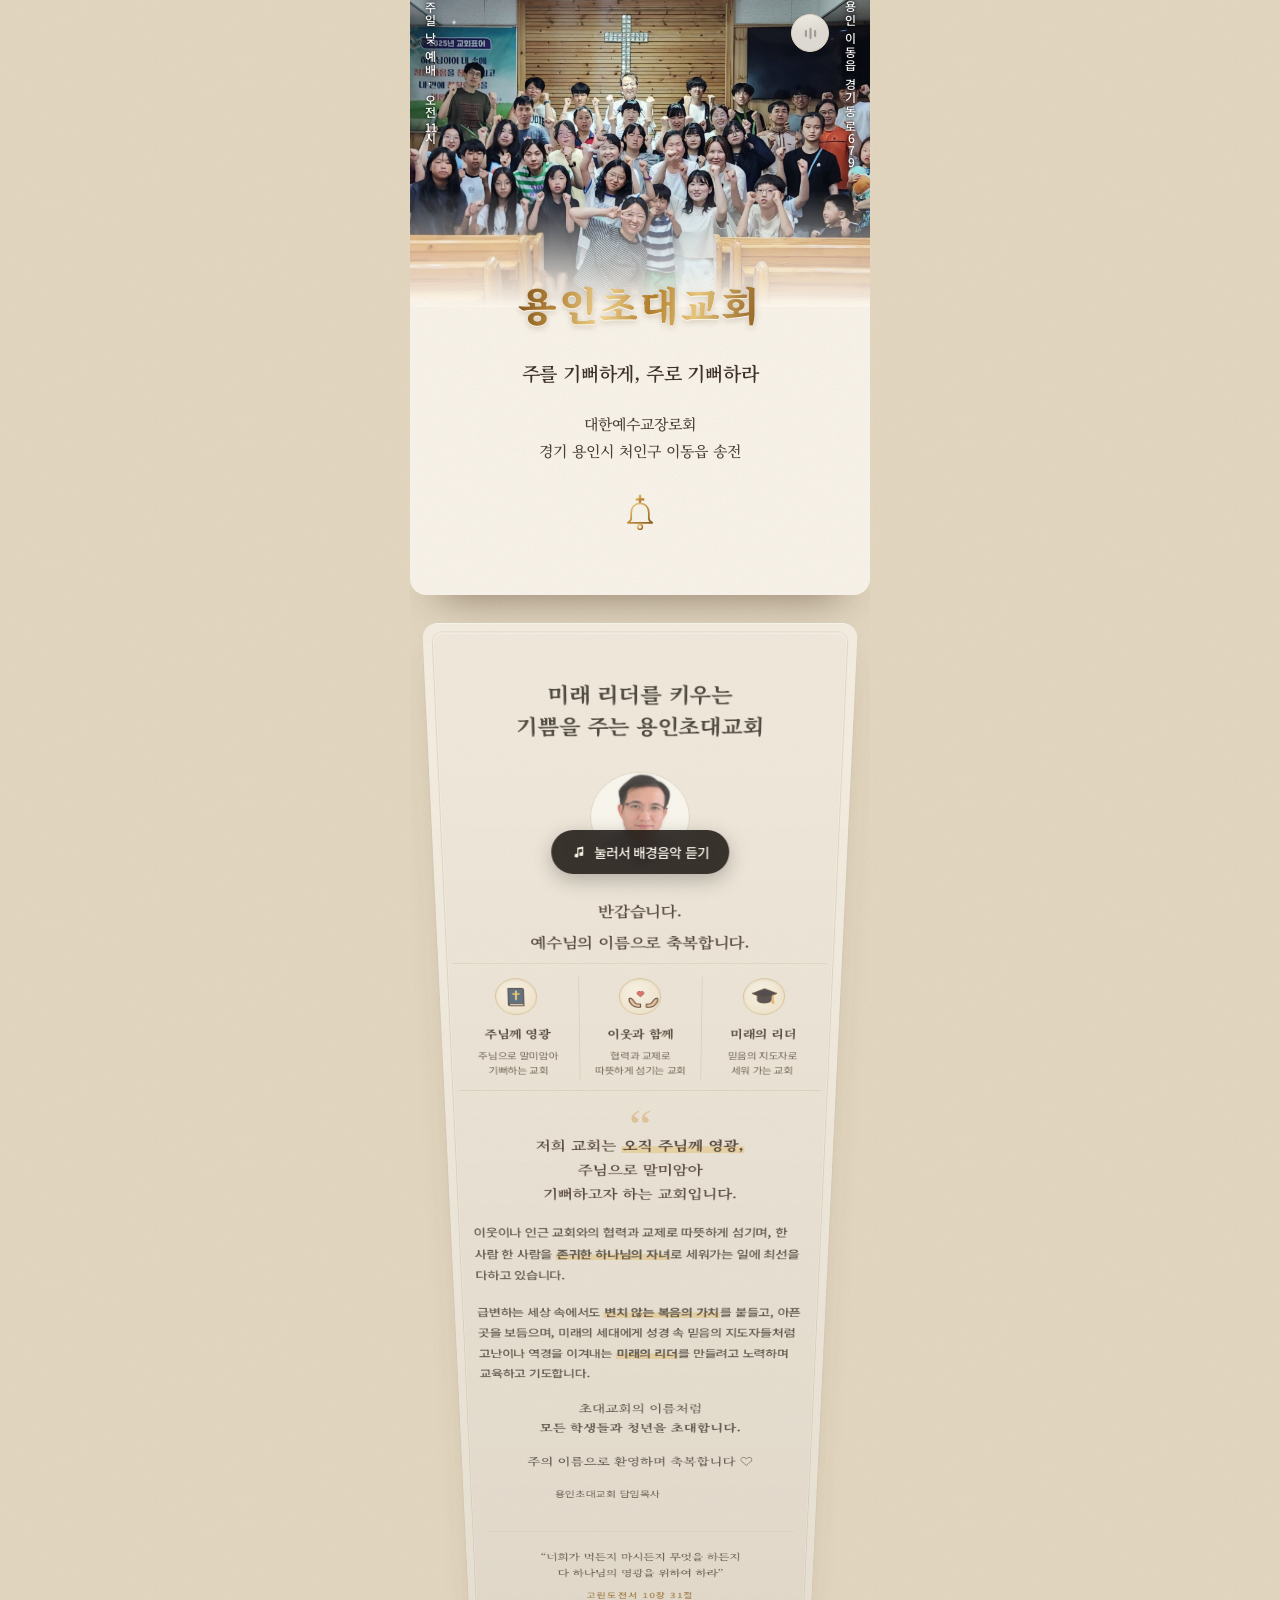
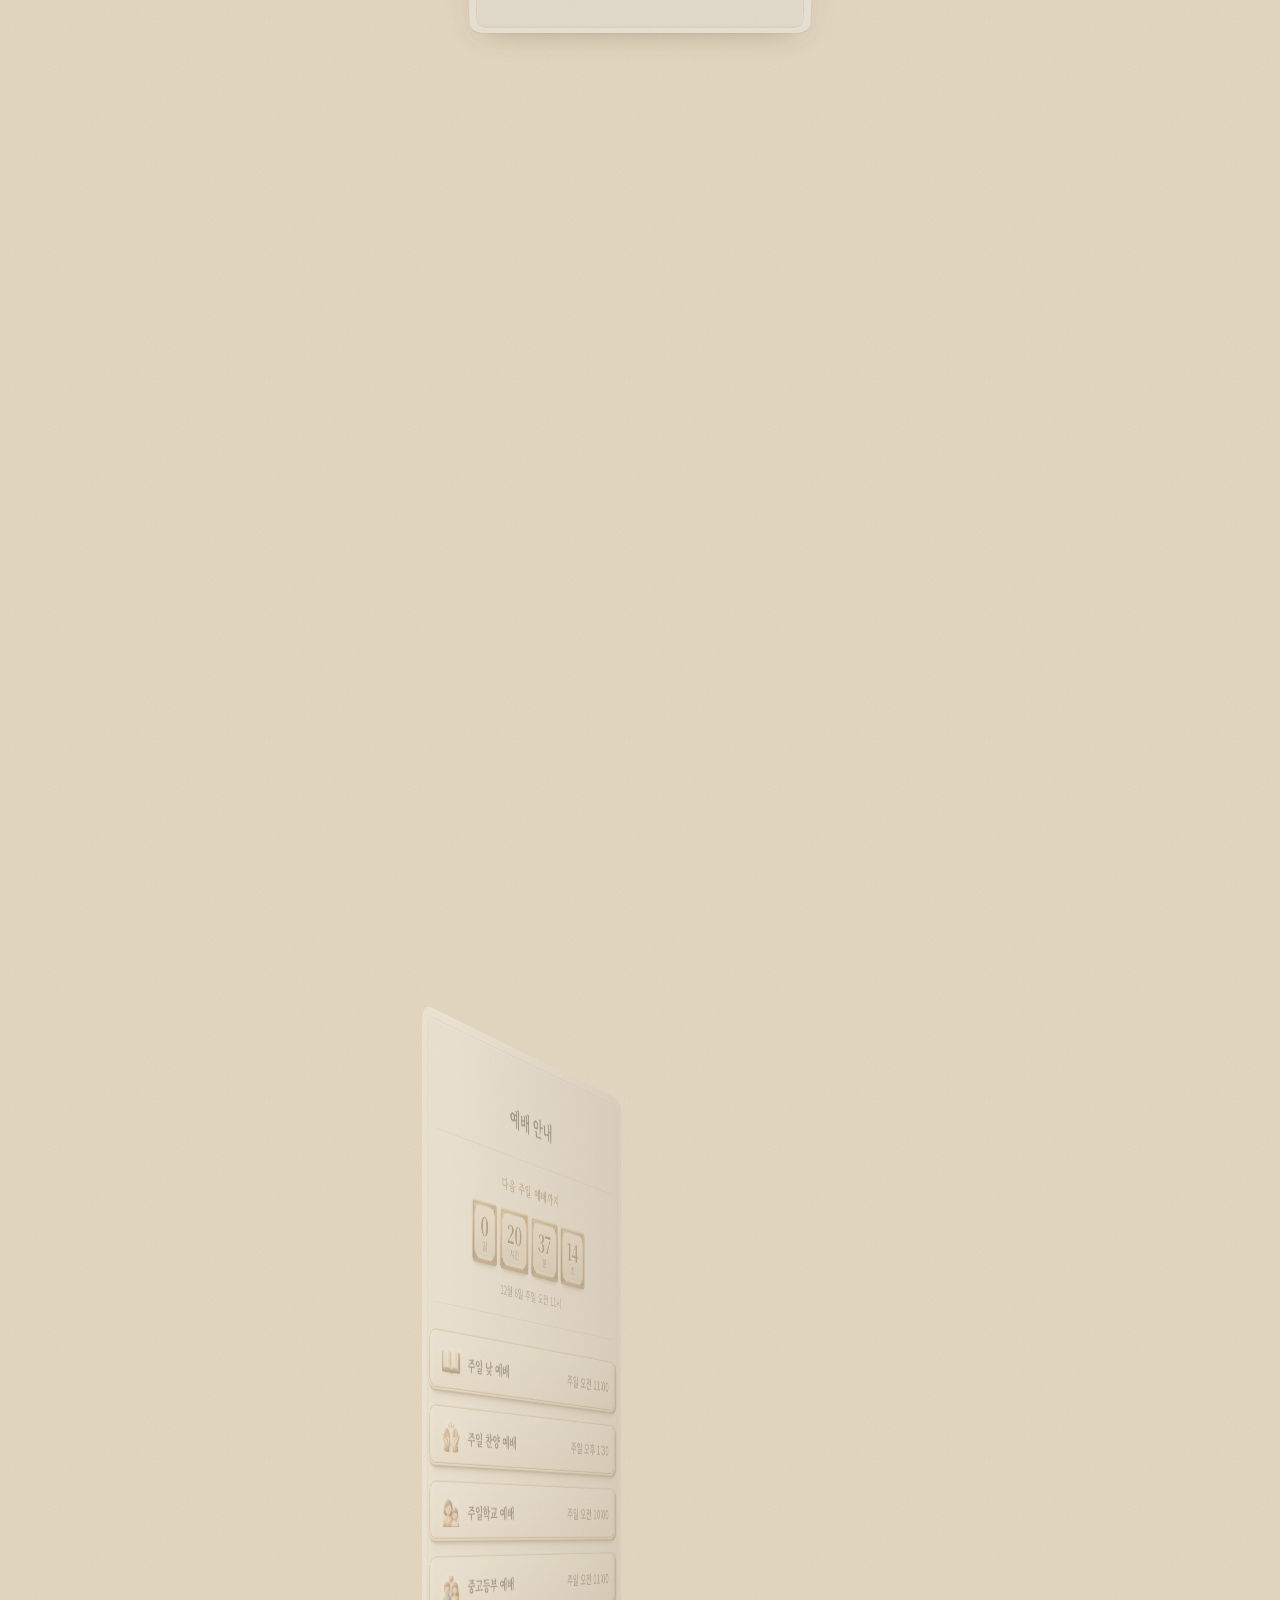
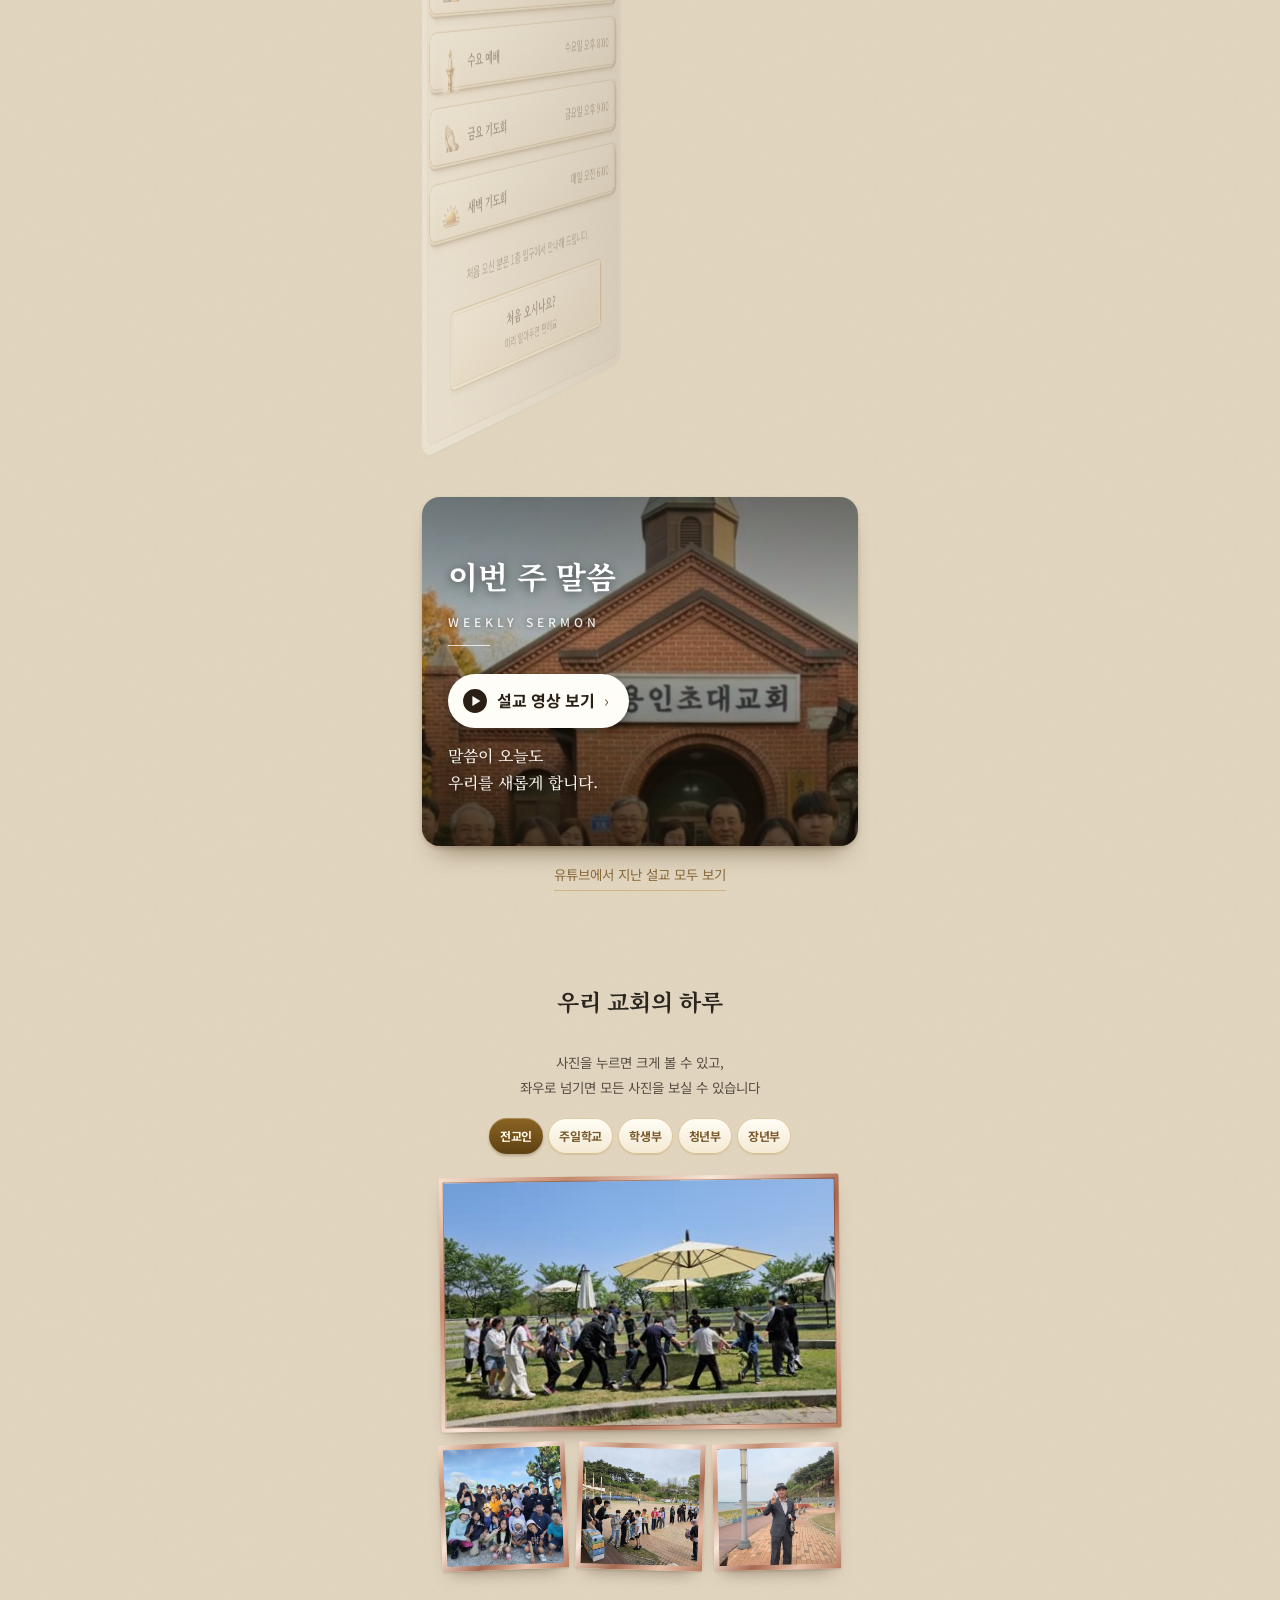
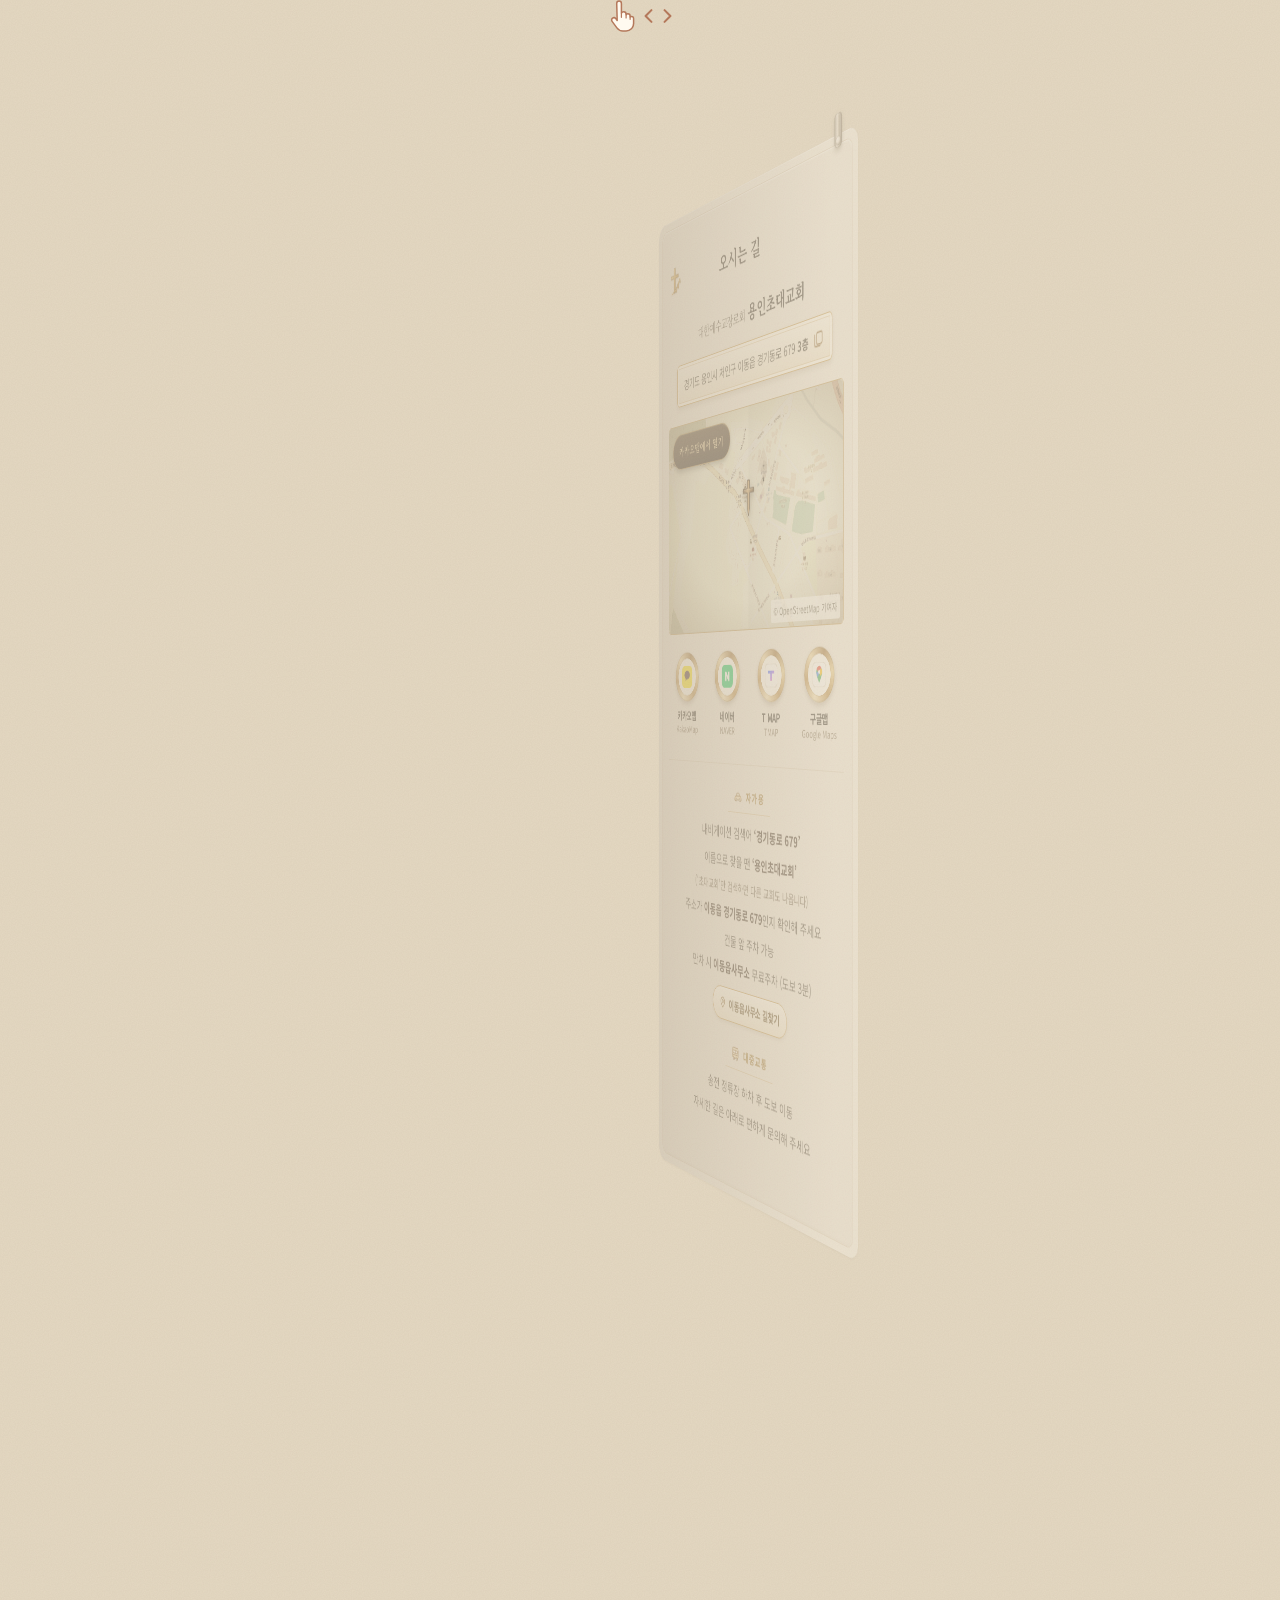
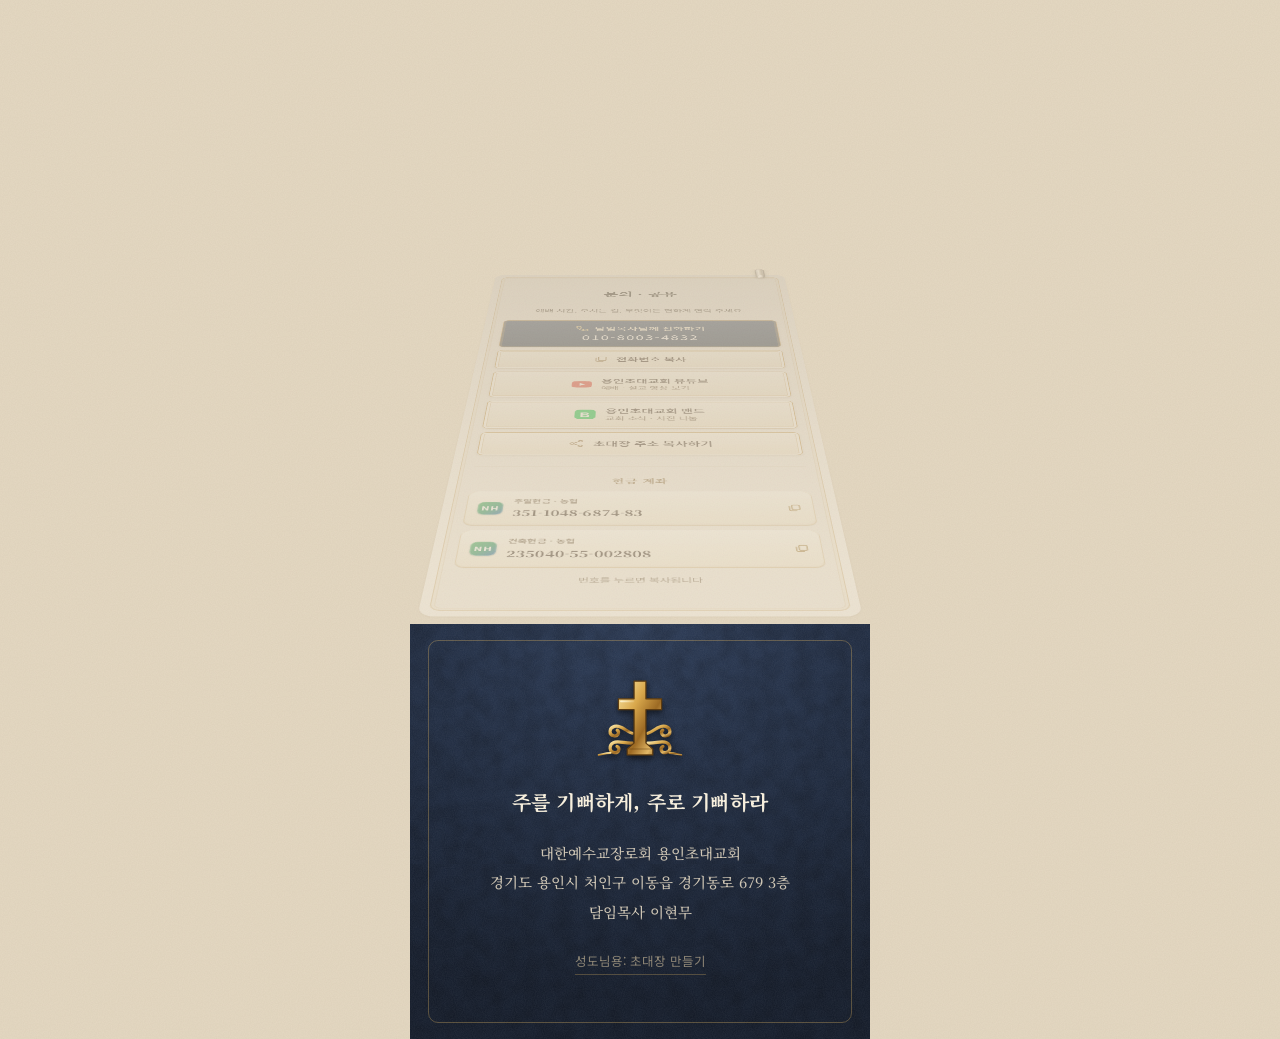
<file: index.html>
<!DOCTYPE html>
<html lang="ko">
<head>
<meta charset="UTF-8">
<script>
// 스크립트가 살아 있을 때만 연출을 건다. 무엇이 실패해도 16초 뒤엔 반드시 내용이 보인다.
(function(r){r.classList.add('js');
var k=new Date(Date.now()+324e5),m=k.getUTCMonth()+1,h=k.getUTCHours();
r.classList.add(m>=3&&m<=5?'s-spring':m>=6&&m<=8?'s-summer':m>=9&&m<=11?'s-autumn':'s-winter');
r.classList.add(h>=5&&h<10?'t-morning':h>=10&&h<16?'t-day':h>=16&&h<19?'t-evening':'t-night');
if(matchMedia('(prefers-reduced-motion: reduce)').matches)r.classList.add('opened');
setTimeout(function(){r.classList.add('opened')},16000)})(document.documentElement);
</script>
<meta name="viewport" content="width=device-width, initial-scale=1, viewport-fit=cover">
<title>용인초대교회에 초대합니다</title>
<meta name="description" content="미래 리더를 키우는 기쁨을 주는 용인초대교회 — 경기도 용인시 처인구 이동읍 송전">
<!-- 카카오톡 공유 미리보기 -->
<link rel="canonical" href="https://mgy800712-bot.github.io/yongin-chodae-church/">
<meta property="og:url" content="https://mgy800712-bot.github.io/yongin-chodae-church/">
<meta property="og:type" content="website">
<meta property="og:site_name" content="대한예수교장로회 용인초대교회">
<meta property="og:title" content="미래 리더를 키우는 기쁨을 주는 용인초대교회">
<meta property="og:description" content="경기 용인시 처인구 이동읍 송전 · 주일 낮 예배 오전 11시">
<meta property="og:image" content="https://mgy800712-bot.github.io/yongin-chodae-church/assets/img/og.jpg?v=2">
<meta property="og:image:width" content="1200">
<meta property="og:image:height" content="630">
<meta property="og:locale" content="ko_KR">
<meta name="twitter:card" content="summary_large_image">
<link rel="preload" href="assets/audio/bgm-full.mp4" as="audio" type="audio/mp4" fetchpriority="high">
<link rel="preconnect" href="https://fonts.googleapis.com">
<link rel="preconnect" href="https://fonts.gstatic.com" crossorigin>
<link href="https://fonts.googleapis.com/css2?family=Nanum+Brush+Script&text=%EC%9D%B4%ED%98%84%EB%AC%B4&display=swap" rel="stylesheet">
<link href="https://fonts.googleapis.com/css2?family=Noto+Sans+KR:wght@400;500;700&family=Noto+Serif+KR:wght@500;600;700;900&display=swap" rel="stylesheet">
<style>
/* 계절마다 떨어지는 것이 바뀐다: 봄 벚꽃 · 여름 잎 · 가을 단풍 · 겨울 눈 */
.s-summer{--leaf:var(--leafy)}.s-autumn{--leaf:var(--maple)}.s-winter{--leaf:var(--snow)}
:root{
  --ink:#2a251f; --ink-soft:#574e44; --line:#ded2bf;
  --paper:#faf5ec; --paper-2:#f3ead9; --gold:#b4883c; --deep:#3b4a5a;
  --serif:'Noto Serif KR',serif; --sans:'Noto Sans KR',system-ui,sans-serif;
  --table:#e4d8c2;
  --ease:cubic-bezier(.16,1,.3,1);
  --grain:url("data:image/svg+xml,%3Csvg xmlns='http://www.w3.org/2000/svg' width='180' height='180'%3E%3Cfilter id='n'%3E%3CfeTurbulence type='fractalNoise' baseFrequency='.85' numOctaves='2' stitchTiles='stitch'/%3E%3CfeColorMatrix values='0 0 0 0 .32 0 0 0 0 .24 0 0 0 0 .15 0 0 0 .09 0'/%3E%3C/filter%3E%3Crect width='100%25' height='100%25' filter='url(%23n)'/%3E%3C/svg%3E");
  --linen:url("data:image/svg+xml,%3Csvg xmlns='http://www.w3.org/2000/svg' width='220' height='220'%3E%3Cfilter id='h'%3E%3CfeTurbulence type='fractalNoise' baseFrequency='.012 .9' numOctaves='2' seed='3'/%3E%3CfeColorMatrix values='0 0 0 0 .42 0 0 0 0 .34 0 0 0 0 .22 0 0 0 .11 0'/%3E%3C/filter%3E%3Cfilter id='v'%3E%3CfeTurbulence type='fractalNoise' baseFrequency='.9 .012' numOctaves='2' seed='7'/%3E%3CfeColorMatrix values='0 0 0 0 .42 0 0 0 0 .34 0 0 0 0 .22 0 0 0 .08 0'/%3E%3C/filter%3E%3Crect width='100%25' height='100%25' filter='url(%23h)'/%3E%3Crect width='100%25' height='100%25' filter='url(%23v)'/%3E%3C/svg%3E");
  --flecks:url(assets/img/flecks.svg);
  --maple:url("data:image/svg+xml,%3Csvg xmlns='http://www.w3.org/2000/svg' viewBox='0 0 20 20'%3E%3Cpath d='M10 .8l1.6 3.9 2.7-1.6-.5 3.8 3.6-.9-1.5 3 2.9 1.3-3.4 1.6 1 2.7-3.3-.9-.9 3.2-1.6-2.1-.2 4.4h-.8l-.2-4.4-1.6 2.1-.9-3.2-3.3.9 1-2.7L1.4 11l2.9-1.3-1.5-3 3.6.9-.5-3.8 2.7 1.6z' fill='%23000'/%3E%3C/svg%3E");
  --leafy:url("data:image/svg+xml,%3Csvg xmlns='http://www.w3.org/2000/svg' viewBox='0 0 20 20'%3E%3Cpath d='M10 1C5 5 3 10 5 15c1.5 3.5 6.5 4 8.5.5C16 11 15 5 10 1z' fill='%23000'/%3E%3C/svg%3E");
  --snow:url("data:image/svg+xml,%3Csvg xmlns='http://www.w3.org/2000/svg' viewBox='0 0 20 20'%3E%3Ccircle cx='10' cy='10' r='8.5' fill='%23000'/%3E%3C/svg%3E");
  --sakura:url("data:image/svg+xml,%3Csvg%20xmlns='http://www.w3.org/2000/svg'%20viewBox='0%200%2020%2020'%3E%3Cpath%20d='M10%2019C4%2016%201%2011%203%206c1.5-3.5%205-3%207%200%202-3%205.5-3.5%207%200%202%205-1%2010-7%2013z'%20fill='%23000'/%3E%3C/svg%3E");
}
*{box-sizing:border-box;margin:0;padding:0;-webkit-tap-highlight-color:transparent}
html{scroll-behavior:smooth}
body{background:var(--grain),var(--table);color:var(--ink);font-family:var(--sans);line-height:1.85;
  word-break:keep-all;overflow-wrap:break-word;
  font-size:17px;font-weight:400;overflow-x:hidden;
  -webkit-font-smoothing:antialiased;text-rendering:optimizeLegibility}
.wrap{max-width:460px;margin:0 auto;overflow:hidden}
html.js:not(.opened){overflow:hidden}
::selection{background:#ecd29a;color:#2a251f}
:focus-visible{outline:2px solid #9a7430;outline-offset:3px;border-radius:2px}
section{padding:72px 28px}
h2{font-family:var(--serif);font-size:23px;font-weight:700;text-align:center;
  letter-spacing:-.01em;line-height:1.5;margin-bottom:30px}

/* ── 종이 한 장 ── 테이블 위에 놓인 초대장 조각들 */
.sheet{position:relative;isolation:isolate;margin:28px 12px;padding:60px 26px 54px;border-radius:16px;
  background:var(--grain),var(--paper);
  box-shadow:inset 0 1px 0 rgba(255,255,255,.7),0 1px 2px rgba(70,48,22,.12),0 24px 42px -20px rgba(70,48,22,.45)}
.sheet.card{background:var(--grain),#fffcf6}
/* 안쪽 액자 — 살짝 눌려 들어간 판 */
.sheet::before{content:'';position:absolute;inset:10px;z-index:-1;border-radius:11px;pointer-events:none;
  background:linear-gradient(rgba(120,88,48,.035),rgba(120,88,48,.06));
  box-shadow:0 0 0 1px rgba(150,112,62,.22),inset 0 1px 2px rgba(255,255,255,.85),
    inset 0 -1px 2px rgba(120,88,48,.16),inset 0 0 0 1px rgba(255,252,244,.6)}
/* 접혀 있던 자국의 그늘 — 펴지면 사라진다 */
.sheet::after{content:'';position:absolute;inset:0;border-radius:inherit;pointer-events:none;opacity:0;
  transition:opacity 1.2s var(--ease)}
.sheet[data-fold=down]::after{background:linear-gradient(180deg,rgba(60,40,20,0) 10%,rgba(60,40,20,.4))}
.sheet[data-fold=page]::after{background:linear-gradient(90deg,rgba(60,40,20,0) 10%,rgba(60,40,20,.42))}
.sheet[data-fold=pager]::after{background:linear-gradient(270deg,rgba(60,40,20,0) 10%,rgba(60,40,20,.42))}
.sheet[data-fold=up]::after{background:linear-gradient(0deg,rgba(60,40,20,0) 10%,rgba(60,40,20,.36))}
/* 종이는 스크롤한 만큼만 펴진다 (--p: 0 접힘 → 1 펼침, 스크립트가 매 프레임 갱신) */
/* 종이는 스크롤한 만큼만 펴진다 (--p: 0 접힘 → 1 펼침, 스크립트가 매 프레임 갱신) */
.js .sheet{--p:0;opacity:calc(.35 + .65 * var(--p));
  box-shadow:inset 0 1px 0 rgba(255,255,255,.7),0 1px 2px rgba(70,48,22,.12),
    0 24px 42px -20px rgba(70,48,22,calc(.45 * var(--p)))}
.js .sheet::after{opacity:calc(.65 * (1 - var(--p)))}
/* 편지: 뒤로 눕혀 있던 종이가 위쪽 접은 선을 축으로 일어선다 */
.js .sheet[data-fold=down]{transform-origin:50% 0;transform:perspective(1600px) rotateX(calc(-62deg * (1 - var(--p))))}
/* 카드: 한쪽 모서리를 축으로 책장처럼 넘어온다 */
.js .sheet[data-fold=page]{transform-origin:0 50%;transform:perspective(1600px) rotateY(calc(56deg * (1 - var(--p))))}
.js .sheet[data-fold=pager]{transform-origin:100% 50%;transform:perspective(1600px) rotateY(calc(-56deg * (1 - var(--p))))}
/* 명함: 아래를 축으로 세워진다 */
.js .sheet[data-fold=up]{transform-origin:50% 100%;
  transform:perspective(1400px) rotateX(calc(56deg * (1 - var(--p)))) translateY(calc(36px * (1 - var(--p))))}

/* reveal — 종이가 펴지는 동안 글이 한 줄씩 드러난다 (스크립트 없으면 처음부터 보인다) */
.js .rv > *{opacity:0;transform:translateY(16px);
  transition:opacity 1.3s var(--ease),transform 1.3s var(--ease)}
.js .rv.on > *{opacity:1;transform:none}
.js .rv.on > *:nth-child(1){transition-delay:0.10s}
.js .rv.on > *:nth-child(2){transition-delay:0.22s}
.js .rv.on > *:nth-child(3){transition-delay:0.34s}
.js .rv.on > *:nth-child(4){transition-delay:0.46s}
.js .rv.on > *:nth-child(5){transition-delay:0.58s}
.js .rv.on > *:nth-child(6){transition-delay:0.70s}
.js .rv.on > *:nth-child(7){transition-delay:0.82s}
.js .rv.on > *:nth-child(8){transition-delay:0.94s}
.js .rv.on > *:nth-child(9){transition-delay:1.06s}
.js .rv.on > *:nth-child(10){transition-delay:1.18s}
.js .rv.on > *:nth-child(11){transition-delay:1.30s}
.js .rv.on > *:nth-child(12){transition-delay:1.42s}
.js .rv.on > *:nth-child(13){transition-delay:1.54s}
.js .rv.on > *:nth-child(14){transition-delay:1.66s}

/* 예배 시간표는 줄 단위로 */
.js .rv .svc li{opacity:0;transform:translateY(14px);
  transition:opacity 1.1s var(--ease),transform 1.1s var(--ease)}
.js .rv.on .svc li{opacity:1;transform:none}
.js .rv.on .svc li:nth-child(1){transition-delay:0.35s}
.js .rv.on .svc li:nth-child(2){transition-delay:0.51s}
.js .rv.on .svc li:nth-child(3){transition-delay:0.67s}
.js .rv.on .svc li:nth-child(4){transition-delay:0.83s}
.js .rv.on .svc li:nth-child(5){transition-delay:0.99s}
.js .rv.on .svc li:nth-child(6){transition-delay:1.15s}
.js .rv.on .svc li:nth-child(7){transition-delay:1.31s}
.js .rv.on .svc li:nth-child(8){transition-delay:1.47s}

/* 갤러리 — 인화한 사진이 테이블 위로 떨어져 비뚤게 자리를 잡는다 */
.js .rv .grid .gset > *{opacity:0;transform:translateY(-36px) rotate(calc(var(--r) * 4)) scale(1.07);
  box-shadow:0 34px 40px -14px rgba(60,40,20,.32);
  transition:opacity .7s ease,transform 1.6s var(--ease),box-shadow 1.6s var(--ease)}
.js .rv.on .grid .gset > *{opacity:1;transform:rotate(var(--r));
  box-shadow:0 1px 2px rgba(60,40,20,.14),0 10px 18px -10px rgba(60,40,20,.5)}
.js .rv.on .grid .gset > *:nth-child(1){transition-delay:0.15s}
.js .rv.on .grid .gset > *:nth-child(2){transition-delay:0.35s}
.js .rv.on .grid .gset > *:nth-child(3){transition-delay:0.55s}
.js .rv.on .grid .gset > *:nth-child(4){transition-delay:0.75s}
.js .rv.on .grid .gset > *:nth-child(5){transition-delay:0.95s}
.js .rv.on .grid .gset > *:nth-child(6){transition-delay:1.15s}
.js .rv.on .grid .gset > *:nth-child(7){transition-delay:1.35s}
.js .rv.on .grid .gset > *:nth-child(8){transition-delay:1.55s}

@media(prefers-reduced-motion:reduce){
  .js .rv > *,.js .rv .svc li,.js .rv .grid .gset > *,.js .sheet{opacity:1;transition:none}
  .js .sheet{--p:1!important;transform:none!important;opacity:1}.js .sheet::after{display:none}
  .js .rv .grid .gset > *{transform:rotate(var(--r))}
  .js .rv.on .grid .gset > *,.js .loc.on .maps .coin,.js .loc.on .maps .coin svg,
  .js .rv.on .cta > *,.js .rv.on .cta > * svg,.svc .ic,.svc .ic svg *,
  .vision .ic,.vc .ic svg *,.swipe *,.vcard,.vtap,.stars i,.bell,.emblem-gold{animation:none!important}
  .emblem-wrap::before{animation:none!important;opacity:0}
  .dust,.mapbox .ping{display:none}
  .emblem,.arrows i,.mapbox .pin,.greet .hello,.greet .hello i,.first-btn{animation:none!important}
  .arrows i{opacity:.9}
  .vcard > .vface{transition:none}.js .sig:not(.lit){clip-path:none}.js .sig:not(.lit) path{stroke-dashoffset:0}
  .js .rv .vc{opacity:1;transform:none;transition:none}
  .greet mark{transition:none}.js .greet mark:not(.lit){background-size:100% 100%}
  .js .greet mark.lit,.js .sig.lit{animation:none!important}
  .js .stage{display:none}
  .hero-txt > *,.hero-side,.bell,.foil{animation:none!important;opacity:1!important;transform:none!important}
  .js .loc .leaf{transform:none!important;transition:none}
}

/* ── hero ── */
.hero{position:relative;padding:0;overflow:hidden;background:var(--grain),var(--paper);
  border-radius:0 0 16px 16px;box-shadow:0 30px 40px -30px rgba(60,40,20,.55)}
.hero-photo{position:relative;aspect-ratio:3/2;max-height:64vh;overflow:hidden;transform-origin:50% 100%}
.hero-photo img{width:100%;height:100%;object-fit:cover;object-position:center 42%;display:block;
  transform:scale(1.06);animation:slowzoom 14s ease-out forwards}
.js:not(.opened) .hero-photo img{animation-play-state:paused}
@keyframes slowzoom{to{transform:scale(1)}}
.tod,.stars{position:absolute;inset:0;pointer-events:none}
.tod{opacity:var(--dim,1);transition:opacity .55s ease}
/* 처음 열었을 때 첫 화면 전체에 내려앉는 어둠 — 스크롤하면 걷힌다 */
.dimmer{display:none}
.js .dimmer{display:block;position:fixed;inset:0;z-index:60;pointer-events:none;
  background:rgba(18,13,8,.46);opacity:var(--dim,1);transition:opacity .6s ease}
/* 아침: 오른쪽 위에서 맑은 햇살 / 저녁: 노을빛 / 밤: 푸른 어둠과 별 */
.t-morning .tod{background:radial-gradient(120% 85% at 88% -5%,rgba(255,228,165,.55),rgba(255,228,165,0) 62%);mix-blend-mode:screen}
.t-evening .tod{background:linear-gradient(180deg,rgba(255,128,64,.42),rgba(214,92,96,.2) 48%,rgba(0,0,0,0) 78%);mix-blend-mode:soft-light}
.t-evening .tod::after{content:'';position:absolute;inset:0;background:radial-gradient(90% 60% at 20% 0%,rgba(255,170,90,.32),transparent 70%);mix-blend-mode:screen}
.t-night .tod{background:linear-gradient(180deg,rgba(14,22,58,.62),rgba(20,28,66,.32) 50%,rgba(20,28,66,0) 85%);mix-blend-mode:multiply}
.stars i{position:absolute;width:2px;height:2px;border-radius:50%;background:#fff;opacity:.2;animation:twinkle 2.6s ease-in-out infinite}
/* 아래쪽은 종이색으로 번지는 층 (항상 유지) */
.hero-wash{position:absolute;inset:0;background:
  linear-gradient(180deg,rgba(250,245,236,0) 62%,rgba(250,245,236,.62) 85%,var(--paper) 100%)}
/* 위쪽 어둠 — 처음엔 짙게, 손가락이 닿는 순간 걷힌다 */
.hero-photo::after{content:'';position:absolute;inset:0;z-index:1;pointer-events:none;opacity:var(--dim,1);
  background:linear-gradient(180deg,rgba(26,20,14,.34) 0%,rgba(26,20,14,.12) 28%,rgba(26,20,14,0) 56%);
  transition:opacity .55s ease}
/* 떨어지는 꽃잎 */
.fall{position:absolute;inset:0;overflow:hidden;pointer-events:none;z-index:1}
.fall i{position:absolute;top:-16px;border-radius:50% 0 50% 0;
  -webkit-mask:var(--leaf,var(--sakura)) center/contain no-repeat;mask:var(--leaf,var(--sakura)) center/contain no-repeat;
  will-change:transform,opacity}

.hero-txt{position:relative;z-index:2;padding:0 28px 62px;margin-top:-40px;text-align:center}
/* 밝아지면서 글씨가 차례로 떠오른다 */
.js .hero-txt > *{opacity:0;transform:translateY(-24px)}
.opened .hero-txt > *{animation:drop 1.05s var(--ease) forwards}
.hero-txt h1{animation-delay:.55s}
.hero-txt .motto{animation-delay:.85s}
.hero-txt .where{animation-delay:1.1s}
.hero-txt .cue-bell{animation-delay:1.35s}
@keyframes drop{to{opacity:1;transform:none}}

/* 사진 양옆 세로 글씨 */
.hero-side{position:absolute;top:0;bottom:0;z-index:3;display:flex;align-items:center;
  writing-mode:vertical-rl;font-family:var(--sans);font-size:12px;font-weight:500;
  letter-spacing:.14em;color:#fff;opacity:.95;text-shadow:0 0 3px rgba(0,0,0,.8),0 1px 8px rgba(0,0,0,.6);
  pointer-events:none}
.hero-side.l{left:9px}.hero-side.r{right:9px}
/* 세로쓰기 속 숫자를 눕히지 않고 세운다 — 두 자리는 한 칸에 가로로, 세 자리는 한 자씩 세로로 */
.hero-side .tcy{text-combine-upright:all;-webkit-text-combine:horizontal;letter-spacing:0}
.hero-side .up{text-orientation:upright;letter-spacing:.02em}
.js .hero-side{opacity:0}
.opened .hero-side.l{animation:sidein 1.1s var(--ease) .35s forwards}
.opened .hero-side.r{animation:sidein 1.1s var(--ease) .55s forwards}
@keyframes sidein{from{opacity:0}to{opacity:.95}}

.hero-txt h1{font-family:var(--serif);font-size:40px;font-weight:900;letter-spacing:.04em;
  margin:0 0 14px;color:#33302b}
/* 금박을 눌러 찍은 제목 — 6초마다 빛이 한 번 스치고 지나간다 */
.foil{display:inline-block;color:#9a6a26;
  background-image:linear-gradient(112deg,transparent 42%,rgba(255,250,232,.95) 50%,transparent 58%),
    linear-gradient(100deg,#7d5018 0%,#b98a3e 18%,#efd28e 36%,#b07c2c 54%,#e6c47a 72%,#8a5a1c 100%);
  background-size:260% 100%,100% 100%;background-position:160% 0,0 0;background-repeat:no-repeat;
  -webkit-background-clip:text;background-clip:text;-webkit-text-fill-color:transparent;
  filter:drop-shadow(0 1px 0 rgba(255,250,236,.85)) drop-shadow(0 2px 3px rgba(90,60,20,.22))}
.opened .foil{animation:glint 6.5s ease-in-out 2.6s infinite}
@keyframes glint{0%{background-position:160% 0,0 0}22%,100%{background-position:-60% 0,0 0}}
.hero-txt .motto{font-family:var(--serif);font-size:19px;font-weight:600;color:#3d3128;letter-spacing:-.01em}
.hero-txt .where{margin-top:20px;font-family:var(--serif);font-size:15px;font-weight:500;line-height:1.8;color:#4b4035;letter-spacing:0}
/* 아래로 이어진다는 표시 — 금빛 종이 천천히 흔들린다 */
.cue-bell{display:block;margin:30px auto 0;width:34px}
.bell{display:block;width:34px;height:39px;transform-origin:50% 12%}
.opened .bell{animation:toll 3.2s ease-in-out 2.4s infinite}
@keyframes toll{0%,52%,100%{transform:rotate(0)}10%{transform:rotate(13deg)}22%{transform:rotate(-11deg)}
  33%{transform:rotate(7deg)}43%{transform:rotate(-4deg)}}

/* ── 봉투 ── 첫 화면의 단 하나의 연출: 어두운 방, 봉인된 초대장 */
.stage{display:none}
.js .stage{position:fixed;inset:0;z-index:80;display:grid;place-items:center;align-content:center;gap:34px;
  background:radial-gradient(130% 85% at 50% 42%,#3b3026 0%,#1b1510 62%,#0f0b08 100%);cursor:pointer;
  -webkit-user-select:none;user-select:none;
  transition:opacity 1.15s cubic-bezier(.4,0,.2,1),visibility 0s linear 1.15s}
.opened .stage{opacity:0;visibility:hidden;pointer-events:none}
.env{position:relative;width:min(84vw,340px);aspect-ratio:1.4;perspective:1100px;
  animation:hover 3.4s ease-in-out infinite}
@keyframes hover{0%,100%{transform:translateY(0) rotate(-.4deg)}50%{transform:translateY(-7px) rotate(.4deg)}}
/* 봉투 뒤에서 비치는 금빛 */
.env::before{content:'';position:absolute;inset:-22% -16%;z-index:0;border-radius:50%;pointer-events:none;
  background:radial-gradient(closest-side,rgba(255,200,120,.46),rgba(255,172,86,.18) 55%,rgba(255,160,70,0));
  filter:blur(10px);animation:glow 3.4s ease-in-out infinite}
@keyframes glow{50%{opacity:.72;transform:scale(.96)}}
.env.open::before{animation:none;opacity:0;transition:opacity .6s}
.env-back,.env-front,.flap-face{position:absolute;border-radius:5px}
/* 리넨 종이 + 금박 얼룩 */
.env-back{inset:0;z-index:1;background:var(--flecks) 0 0/100% 100% no-repeat,var(--linen),#e4d5b9;
  box-shadow:0 34px 60px -16px rgba(0,0,0,.72),0 6px 14px rgba(0,0,0,.35)}
.env-card{position:absolute;z-index:2;left:10%;right:10%;top:5%;aspect-ratio:3/2;padding:5px;border-radius:2px;
  background:#fffdf8;box-shadow:0 2px 6px rgba(0,0,0,.28)}
.env-card img,.ghost img{width:100%;height:100%;object-fit:cover;object-position:center 42%;display:block}
.env-front{inset:0;z-index:3;background:var(--flecks) 0 0/100% 100% no-repeat,var(--linen),#f3e9d4;
  clip-path:polygon(0 0,50% 40%,100% 0,100% 100%,0 100%);
  display:flex;flex-direction:column;align-items:center;justify-content:flex-end;padding:0 18px 7%;text-align:center}
.env-front > p{position:relative;z-index:1}
/* 네 모서리에서 봉인으로 모이는 접힘선 */
.seams{position:absolute;inset:0;width:100%;height:100%;z-index:0}
.env-to{font-family:var(--serif);font-size:clamp(18px,5.4vw,22px);font-weight:700;color:#33241a;letter-spacing:.02em}
.env-from{margin-top:6px;font-size:12px;color:#6c5944;letter-spacing:.04em}
/* 초대한 분 이름이 들어가면 글이 두 줄이 되어 봉인 아래 자리가 모자란다 — 그때만 줄인다 */
.env.has-from .env-front{padding:0 10px 3.5%}
.env.has-from .env-to{font-size:clamp(14.5px,4.2vw,17px);line-height:1.5}
.env.has-from .env-from{margin-top:4px;font-size:11px}
/* 덮개 — 그림자를 드리우려 바깥 틀에 그림자를, 안쪽 면이 3D로 넘어간다 */
.env-flap{position:absolute;left:0;right:0;top:0;height:46%;z-index:4;perspective:1100px;
  filter:drop-shadow(0 2px 2px rgba(80,55,25,.32))}
.flap-face{inset:0;transform-origin:50% 0;
  background:var(--flecks) 0 0/100% 217.4% no-repeat,var(--linen),#f6edda;clip-path:polygon(0 0,100% 0,50% 100%);
  transition:transform .85s cubic-bezier(.55,0,.25,1)}
.env.open .flap-face{transform:rotateX(180deg)}
.seal{position:absolute;z-index:5;left:50%;top:46%;width:70px;height:70px;margin:-37px 0 0 -35px;
  transition:transform .5s cubic-bezier(.5,0,.2,1),opacity .4s}
.seal svg{width:100%;height:100%;display:block;filter:drop-shadow(0 4px 4px rgba(40,8,10,.5))}
.seal::before{content:'';position:absolute;inset:-2px;border-radius:50%;border:2px solid rgba(255,176,128,.9);
  opacity:0;animation:sealring 1.4s ease-out .9s infinite}
@keyframes sealring{0%{transform:scale(.85);opacity:.95}100%{transform:scale(1.9);opacity:0}}
@keyframes sealblink{0%,100%{transform:scale(1);filter:brightness(1)}
  45%{transform:scale(1.1);filter:brightness(1.45) saturate(1.15)}}
.seal{animation:sealblink 1.4s ease-in-out .9s infinite}
.env.open .seal{animation:none;transform:translateY(-14px) scale(.55);opacity:0}
.env.open .seal::before{animation:none;opacity:0}

/* 손가락 안내 — 봉인을 톡톡 두드린다 */
.hand{position:absolute;z-index:6;left:calc(50% + 10px);top:calc(46% - 2px);width:44px;height:47px;
  transform-origin:30% 10%;pointer-events:none;
  filter:drop-shadow(0 3px 4px rgba(0,0,0,.45));
  opacity:0;animation:handin .6s var(--ease) 1.2s forwards,handtap 1.4s ease-in-out 1.8s infinite}
.hand svg{width:100%;height:100%;display:block;transform:rotate(-24deg)}
@keyframes handin{from{opacity:0}to{opacity:1}}
@keyframes handtap{0%,100%{transform:translate(0,0) scale(1)}
  40%{transform:translate(-7px,-9px) scale(.94)}55%{transform:translate(-7px,-9px) scale(.94)}}
.env.open .hand{animation:none;opacity:0;transition:opacity .2s}
.env-hint{display:inline-flex;align-items:center;gap:14px;padding:13px 30px 13px 14px;border-radius:999px;
  background:linear-gradient(#fbf4e4,#efe2c6);color:#33241a;
  font-family:var(--serif);font-size:20px;font-weight:600;letter-spacing:.01em;
  border:1.5px solid #c49a52;box-shadow:inset 0 0 0 3px #fbf4e4,inset 0 0 0 4px rgba(196,154,82,.75);
  opacity:0;animation:hintin .9s var(--ease) .6s forwards,breathe 1.6s ease-in-out 1.5s infinite}
@keyframes hintin{from{opacity:0;transform:translateY(10px)}to{opacity:1;transform:none}}
@keyframes breathe{0%,100%{transform:scale(1)}50%{transform:scale(1.045)}}
/* 누르라는 자리를 알려 주는 맥박 */
.tap{position:relative;width:34px;height:34px;border-radius:50%;flex:none;
  background:radial-gradient(circle at 40% 35%,#fffaf0,#eadcc0);border:2px solid #c49a52;
  box-shadow:inset 0 1px 3px rgba(80,55,25,.22)}
.tap::after{content:'';position:absolute;inset:-6px;border-radius:50%;border:2px solid #c49a52;
  opacity:0;animation:ping 1.6s ease-out 1s infinite}
@keyframes ping{0%{transform:scale(.45);opacity:.9}100%{transform:scale(1.7);opacity:0}}
.env.open + .env-hint{animation:none;opacity:0;transition:opacity .3s}
.ghost{position:fixed;z-index:85;padding:5px;background:#fffdf8;border-radius:2px;pointer-events:none;overflow:hidden}
.ghost img{transform:scale(1.06)}

/* ── 꽃가루 ── */
.petal{position:fixed;width:9px;height:9px;border-radius:50% 0 50% 0;
  -webkit-mask:var(--leaf,var(--sakura)) center/contain no-repeat;mask:var(--leaf,var(--sakura)) center/contain no-repeat;
  pointer-events:none;z-index:100;will-change:transform,opacity}

/* ── 배경음악 안내 ── */
.cue[hidden]{display:none}
.cue{position:fixed;bottom:26px;display:inline-flex;align-items:center;gap:8px;left:50%;transform:translateX(-50%);z-index:60;
  padding:12px 20px;border:0;border-radius:999px;background:rgba(26,22,17,.86);
  color:#f6efe4;font-family:var(--sans);font-size:13.5px;font-weight:500;letter-spacing:-.01em;
  box-shadow:0 6px 20px rgba(0,0,0,.25);
  backdrop-filter:blur(6px);cursor:pointer;white-space:nowrap;
  opacity:0;transition:opacity .7s ease}
.cue.show{opacity:1}
@media(max-width:360px){.cue{font-size:12.5px;padding:11px 16px}}
.cue svg{width:15px;height:15px;flex:none}

/* ── bgm ── */
.bgm{position:fixed;top:14px;left:50%;transform:translateX(calc(-50% + 170px));z-index:50;
  width:38px;height:38px;border-radius:50%;border:1px solid var(--line);
  background:rgba(250,245,236,.88);backdrop-filter:blur(6px);cursor:pointer;
  display:grid;place-items:center;color:var(--ink-soft)}
@media(max-width:460px){.bgm{left:auto;right:14px;transform:none}}
.bgm svg{width:17px;height:17px}
.bgm.waiting{animation:ring 1.8s ease-out infinite}
@keyframes ring{0%{box-shadow:0 0 0 0 rgba(180,136,60,.45)}70%{box-shadow:0 0 0 12px rgba(180,136,60,0)}100%{box-shadow:0 0 0 0 rgba(180,136,60,0)}}
.bgm .bar{animation:eq .9s ease-in-out infinite;transform-origin:center bottom}
.bgm.off .bar{animation:none;opacity:.45}
.bgm .bar:nth-child(2){animation-delay:.15s}.bgm .bar:nth-child(3){animation-delay:.3s}
@keyframes eq{0%,100%{transform:scaleY(.4)}50%{transform:scaleY(1)}}

/* ── 인사말 ── */
.greet{text-align:center}
.greet p{font-family:var(--serif);font-size:16.5px;font-weight:500;color:#3f3930;
  margin-bottom:22px;text-wrap:pretty}
.greet p.body{font-family:var(--sans);text-align:left;font-size:15.5px;line-height:1.95;
  color:#443d34;letter-spacing:-.015em;margin-bottom:24px}
.greet .vision{display:grid;grid-template-columns:repeat(3,1fr);margin:6px -10px 36px;
  padding:16px 0 14px;border-top:1px solid var(--line);border-bottom:1px solid var(--line)}
.greet .vc{position:relative;padding:2px 4px;text-align:center}
.greet .vc + .vc{border-left:1px solid var(--line)}
.greet .vc .ic{width:46px;height:46px}
.greet .vc .ic svg{width:31px;height:31px}
.greet .vc b{display:block;margin:10px 0 5px;font-family:var(--serif);font-size:14.5px;font-weight:700;
  color:#33241a;letter-spacing:-.03em}
.greet .vc > span:last-child{display:block;font-size:11.8px;line-height:1.6;color:#5c4f41;letter-spacing:-.03em}
.vc .shine{transform-origin:50% 50%;animation:halo 2.6s ease-in-out infinite}
.vc .heart{transform-origin:50% 60%;animation:beat 1.6s ease-in-out infinite}
.vc .tassel{transform-origin:50% 0;animation:swing 2.4s ease-in-out infinite}
@keyframes swing{0%,100%{transform:rotate(-12deg)}50%{transform:rotate(12deg)}}
/* 카드가 한 장씩 올라오고, 그 뒤엔 차례로 고개를 든다 */
.js .rv .vc{opacity:0;transform:translateY(14px) scale(.96);
  transition:opacity .7s var(--ease),transform .9s var(--ease)}
.js .rv.on .vc{opacity:1;transform:none}
.js .rv.on .vc:nth-child(1){transition-delay:.55s}.js .rv.on .vc:nth-child(2){transition-delay:.72s}
.js .rv.on .vc:nth-child(3){transition-delay:.89s}
/* 세 가지 다짐 — 동그라미가 커졌다 작아지기를 되풀이한다 */
.js .rv.on .vision .ic{animation:vbadge 2.6s ease-in-out infinite}
.js .rv.on .vision .vc:nth-child(1) .ic{animation-delay:.9s}
.js .rv.on .vision .vc:nth-child(2) .ic{animation-delay:1.25s}
.js .rv.on .vision .vc:nth-child(3) .ic{animation-delay:1.6s}
@keyframes vbadge{
  0%,100%{transform:scale(1);box-shadow:inset 0 1px 2px rgba(80,55,25,.12),0 0 0 0 rgba(212,162,83,0)}
  34%{transform:scale(1.2);box-shadow:inset 0 1px 2px rgba(80,55,25,.12),0 0 0 7px rgba(212,162,83,.36)}
  62%{transform:scale(.97);box-shadow:inset 0 1px 2px rgba(80,55,25,.12),0 0 0 12px rgba(212,162,83,0)}}
.vision .ic,.vision .ic svg *{animation-play-state:paused}
.vision.live .ic,.vision.live .ic svg *{animation-play-state:running}
/* 환영 인사 — 글자가 천천히 커졌다 작아진다 */
.greet .hello{position:relative;margin:6px 0;font-family:var(--serif);font-size:18px;font-weight:600;
  color:#33241a;line-height:2.1;letter-spacing:-.01em;transform-origin:50% 50%}
.greet.live .hello{animation:hellobig 3.4s ease-in-out infinite}
@keyframes hellobig{0%,100%{transform:scale(1)}50%{transform:scale(1.14)}}
/* 양옆에서 반짝이는 환영의 별 */
.greet .hello i{position:absolute;top:50%;width:12px;height:12px;margin-top:-6px;background:#f7d88c;opacity:0;
  clip-path:polygon(50% 0,58% 42%,100% 50%,58% 58%,50% 100%,42% 58%,0 50%,42% 42%);
  filter:drop-shadow(0 0 5px rgba(250,208,118,.95))}
.greet .hello i.l{left:2px}.greet .hello i.r{right:2px}
.greet.live .hello i{animation:spark 1.9s ease-in-out infinite}
.greet.live .hello i.r{animation-delay:.65s}
/* 첫 문장은 인용처럼 크게 */
.greet p.pull{position:relative;padding-top:20px;font-size:18px;font-weight:600;color:#33241a}
.greet p.pull::before{content:'\201C';position:absolute;left:50%;top:-16px;transform:translateX(-50%);
  font-family:var(--serif);font-size:56px;line-height:1;color:#d4a253;opacity:.55}
/* 핵심 구절에 금빛 형광펜이 그어진다 (스크립트 없으면 처음부터 칠해져 있다) */
.greet mark{position:relative;color:inherit;padding:0 1px;font-weight:700;
  background:linear-gradient(transparent 56%,rgba(236,196,110,.55) 56%,rgba(236,196,110,.55) 92%,transparent 92%) no-repeat 0 0/100% 100%;
  transition:background-size 1.1s var(--ease)}
.js .greet mark:not(.lit){background-size:0% 100%}
/* 사람이 펜을 들고 긋듯 — 천천히, 두 번 멈칫하고, 펜촉이 함께 지나간다 */
.js .greet mark.lit{animation:hiline 2.6s linear forwards}
@keyframes hiline{
  0%{background-size:0% 100%}    8%{background-size:9% 100%}
 18%{background-size:24% 100%}  25%{background-size:27% 100%}
 40%{background-size:46% 100%}  52%{background-size:60% 100%}
 58%{background-size:62% 100%}  74%{background-size:81% 100%}
 88%{background-size:95% 100%} 100%{background-size:100% 100%}}
.js .greet mark.lit::after{content:'';position:absolute;top:.62em;left:0;width:7px;height:7px;
  margin-left:-3px;border-radius:50%;pointer-events:none;opacity:0;
  background:radial-gradient(circle,#fffceb 0%,#e0ae51 55%,rgba(224,174,81,0) 78%);
  animation:nib 2.6s linear forwards}
@keyframes nib{
  0%{left:0;opacity:0}    6%{opacity:.95}
  8%{left:9%}   18%{left:24%}  25%{left:27%}
 40%{left:46%}  52%{left:60%}  58%{left:62%}
 74%{left:81%}  88%{left:95%}
 96%{left:100%;opacity:.9} 100%{left:100%;opacity:0}}
.greet .verse{margin-top:32px;padding-top:28px;border-top:1px solid var(--line);
  font-family:var(--serif);font-size:15px;font-weight:500;color:#4e463c;line-height:1.85}
.greet .verse b{display:block;font-family:var(--sans);font-size:12.5px;letter-spacing:.1em;
  color:#9a7430;margin-top:12px;font-weight:500}

/* ── 예배 ── */
/* 예배 하나하나가 종이 위에 놓인 금테 판 */
.svc{list-style:none;margin:0 -14px;padding:0;display:flex;flex-direction:column;gap:13px}
.svc li{display:flex;align-items:center;gap:11px;padding:0 4px;border:16px solid transparent;
  border-radius:15px;border-image:url(assets/img/plate.webp) 30 fill stretch;
  box-shadow:0 2px 2px rgba(90,60,20,.14),0 8px 11px -9px rgba(90,60,20,.45)}
.svc b{flex:1;min-width:0;font-family:var(--serif);font-size:16px;font-weight:700;color:#33241a;
  white-space:nowrap;overflow:hidden;text-overflow:ellipsis}
.svc em{font-style:normal;flex:none;font-size:15px;font-weight:500;color:#6a5b47;
  font-variant-numeric:tabular-nums;letter-spacing:0;white-space:nowrap}
/* 예배의 은혜 — 금가루가 종이 위로 천천히 떠오른다 */
.dust{position:absolute;inset:0;overflow:hidden;pointer-events:none;border-radius:16px}
.dust i{position:absolute;top:-12px;border-radius:50%;opacity:0;
  animation-name:motes;animation-timing-function:linear;animation-iteration-count:infinite;
  animation-play-state:paused}
/* 알갱이 자체는 따로 반짝인다 */
.dust i::before{content:'';position:absolute;inset:0;border-radius:50%;
  background:radial-gradient(circle,#fffef7 0%,#ffe9ae 30%,rgba(243,205,122,.65) 55%,rgba(230,186,96,0) 80%);
  animation:spark var(--tw,1.15s) ease-in-out infinite;animation-play-state:inherit}
/* 네 갈래 별 모양으로 터지는 알갱이 */
.dust i.st::before{border-radius:0;background:#fff6d8;
  filter:drop-shadow(0 0 3px rgba(250,214,130,.95)) drop-shadow(0 0 6px rgba(244,196,100,.6));
  clip-path:polygon(50% 0,58% 42%,100% 50%,58% 58%,50% 100%,42% 58%,0 50%,42% 42%)}
@keyframes spark{0%,100%{opacity:.3;transform:scale(.7) rotate(0)}
  50%{opacity:1;transform:scale(1.35) rotate(22deg)}}
.dust.live i{animation-play-state:running}
@keyframes motes{
  0%{transform:translate(0,0) scale(.45);opacity:0}
  12%{opacity:.95}
  55%{transform:translate(var(--sway),calc(var(--rise) * .55)) scale(1);opacity:1}
  85%{opacity:.5}
  100%{transform:translate(calc(var(--sway) * -.4),var(--rise)) scale(.6);opacity:0}}
/* 다음 주일 예배까지 — 청첩장의 D-day처럼 초 단위로 줄어든다 */
.countdown{margin:-6px 0 26px;padding:18px 0 16px;text-align:center;
  border-top:1px solid var(--line);border-bottom:1px solid var(--line)}
.cd-label{font-family:var(--serif);font-size:14.5px;font-weight:600;color:#7a5a2c;letter-spacing:.04em}
.cd-row{display:flex;justify-content:center;gap:6px;margin:13px 0 11px}
/* 숫자마다 금테를 두른 낱장 패 */
/* 숫자패 — 시안에서 떠낸 금테를 그대로 두른다 */
.cd{position:relative;display:flex;flex-direction:column;align-items:center;justify-content:center;
  min-width:50px;padding:0 2px;border:13px solid transparent;border-radius:8px;
  border-image:url(assets/img/cdframe.webp) 26 fill stretch;
  box-shadow:0 2px 3px rgba(90,60,20,.28),0 7px 9px -8px rgba(90,60,20,.5)}
.cd b{position:relative;z-index:2;font-family:var(--serif);font-size:27px;font-weight:700;line-height:1;
  color:#5a3f1c;font-variant-numeric:tabular-nums;display:inline-block;
  text-shadow:0 1px 0 rgba(255,253,243,.9);letter-spacing:-.02em}
.cd i{position:relative;z-index:2;font-style:normal;font-size:11px;line-height:1;color:#6b5a42;margin-top:3px}
.cd-when{font-size:13px;color:#6c5a45}
.countdown.live-now .cd-row{display:none}
/* 예배마다 작은 그림 — 동그란 금테 배지 안에서 저마다의 몸짓을 한다 */
.svc .ic{display:grid;place-items:center;flex:none;width:42px;height:32px}
.svc .ic img{max-width:100%;max-height:100%;display:block}
.vc .ic{display:inline-grid;place-items:center;flex:none;width:36px;height:36px;border-radius:50%;
  background:radial-gradient(circle at 40% 35%,#fffaf0,#f1e4c8);border:1px solid #d8bf8e;
  box-shadow:inset 0 1px 2px rgba(80,55,25,.12)}
.svc .ic svg{width:32px;height:32px;overflow:visible}
.vc .ic svg{width:26px;height:26px;overflow:visible}
.svc .ic svg *,.vc .ic svg *{transform-box:fill-box}
.i-sun .rays{animation:twinkle 2.6s ease-in-out infinite}
.i-sun .sun{transform-origin:50% 50%;animation:swell 3s ease-in-out infinite}
.i-praise .nt{animation:floatnote 2.8s ease-in-out infinite}
.i-praise .n2{animation-delay:1.4s}
.i-kids .k1{animation:bob 1.8s ease-in-out infinite}
.i-kids .k2{animation:bob 1.8s ease-in-out .9s infinite}
.i-youth .heart{transform-origin:50% 60%;animation:beat 1.6s ease-in-out infinite}
.i-candle .flame{transform-origin:50% 100%;animation:flicker 1.2s ease-in-out infinite}
.i-candle .glow{transform-origin:50% 50%;animation:halo 2.4s ease-in-out infinite}
.i-pray .light{animation:twinkle 2.2s ease-in-out infinite}
.i-dawn .sunup{animation:rise 5s ease-in-out infinite}
.i-dawn .rays{animation:twinkle 2.5s ease-in-out infinite}
@keyframes twinkle{0%,100%{opacity:.3}50%{opacity:1}}
@keyframes swell{0%,100%{transform:scale(1)}50%{transform:scale(1.1)}}
@keyframes floatnote{0%{transform:translateY(3px);opacity:0}30%{opacity:1}100%{transform:translateY(-4px);opacity:0}}
@keyframes bob{0%,100%{transform:translateY(0)}50%{transform:translateY(-1.6px)}}
@keyframes beat{0%,60%,100%{transform:scale(1)}15%{transform:scale(1.35)}30%{transform:scale(1)}45%{transform:scale(1.2)}}
@keyframes flicker{0%,100%{transform:scale(1,1) rotate(0)}25%{transform:scale(.9,1.1) rotate(-5deg)}
  50%{transform:scale(1.05,.93) rotate(3deg)}75%{transform:scale(.95,1.06) rotate(-2deg)}}
@keyframes halo{0%,100%{opacity:.22;transform:scale(.88)}50%{opacity:.55;transform:scale(1.12)}}
@keyframes rise{0%,100%{transform:translateY(3.6px)}50%{transform:translateY(-.6px)}}
/* 배지는 위에서부터 차례로 금빛 고리를 한 번씩 낸다 */
@keyframes badge{0%,30%,100%{box-shadow:inset 0 1px 2px rgba(80,55,25,.12),0 0 0 0 rgba(212,162,83,0)}
  12%{box-shadow:inset 0 1px 2px rgba(80,55,25,.12),0 0 0 5px rgba(212,162,83,.3)}}
/* 예배가 위에서부터 차례로 한 번씩 커졌다 작아진다 */
.js .rv.on .svc li{animation:svcwave 5.6s ease-in-out infinite}
@keyframes svcwave{0%,22%,100%{transform:scale(1)}9%{transform:scale(1.065)}}
.js .rv.on .svc li:nth-child(1){animation-delay:1.40s}
.js .rv.on .svc li:nth-child(2){animation-delay:1.72s}
.js .rv.on .svc li:nth-child(3){animation-delay:2.04s}
.js .rv.on .svc li:nth-child(4){animation-delay:2.36s}
.js .rv.on .svc li:nth-child(5){animation-delay:2.68s}
.js .rv.on .svc li:nth-child(6){animation-delay:3.00s}
.js .rv.on .svc li:nth-child(7){animation-delay:3.32s}
/* 화면에 보일 때만 움직인다 */
.svc li{animation-play-state:paused}
.svc.live li{animation-play-state:running}
.note{margin-top:24px;font-size:14.5px;color:var(--ink-soft);text-align:center;line-height:1.9}

/* 카드를 누를 때 터지는 빛과 금가루 */
.flash{position:fixed;z-index:95;width:150px;height:150px;margin:-75px 0 0 -75px;border-radius:50%;
  pointer-events:none;opacity:0;
  background:radial-gradient(circle,rgba(255,252,238,.95) 0%,rgba(255,224,150,.8) 28%,
    rgba(255,205,100,.3) 52%,rgba(255,200,88,0) 74%)}
.gd{position:fixed;z-index:95;border-radius:50%;pointer-events:none;
  background:radial-gradient(circle,#fffef7 0%,#f8dfa2 42%,rgba(230,186,96,0) 78%)}
.gd.st{border-radius:0;background:#fff5d6;
  filter:drop-shadow(0 0 3px rgba(250,214,130,.95));
  clip-path:polygon(50% 0,58% 42%,100% 50%,58% 58%,50% 100%,42% 58%,0 50%,42% 42%)}
/* ── 오늘의 말씀 ── 뒤집으면 성경 구절이 나오는 카드 */
.word{text-align:center;padding-top:44px;padding-bottom:46px}
.vcard{position:relative;display:block;width:min(100%,290px);height:354px;margin:4px auto 0;padding:0;border:0;
  background:none;cursor:pointer;perspective:1200px;-webkit-tap-highlight-color:transparent}
.vcard > .vface{position:absolute;inset:0;display:flex;flex-direction:column;align-items:center;justify-content:center;
  padding:40px 34px;border-radius:16px;backface-visibility:hidden;-webkit-backface-visibility:hidden;overflow:hidden;
  background:var(--linen),linear-gradient(150deg,#fffdf7 0%,#f8f0dd 46%,#f2e6cc 100%);
  box-shadow:0 1px 2px rgba(70,48,22,.18),0 24px 36px -22px rgba(70,48,22,.62);
  transition:transform .9s cubic-bezier(.3,1.2,.4,1)}
/* 금박 액자 — 네 귀퉁이는 그대로, 사이의 곧은 선만 늘어난다 */
.vfrm{position:absolute;inset:0;z-index:0;pointer-events:none;
  border:108px solid transparent;border-image:url(assets/img/vframe.webp) 200 stretch}
.vface > :not(.vfrm){position:relative;z-index:1}
.vface.back{transform:rotateY(180deg);padding-left:40px;padding-right:40px}
.vcard.flipped .front{transform:rotateY(-180deg)}
.vcard.flipped .back{transform:rotateY(0)}
.vcross{width:96px;height:auto;margin-bottom:10px}
.vtitle{font-family:var(--serif);font-size:19px;font-weight:700;line-height:1.65;color:#33241a}
/* 눌러서 받기 — 금을 눌러 만든 단추 */
.vtap{margin-top:24px;padding:9px 21px;border-radius:999px;font-size:13.5px;font-weight:700;color:#3a2707;
  background:linear-gradient(#fbeec4,#dcb766 42%,#b78c3c);text-shadow:0 1px 0 rgba(255,252,238,.6);
  box-shadow:inset 0 1px 0 rgba(255,253,242,.9),inset 0 -1px 0 rgba(90,60,20,.3),0 2px 3px rgba(90,60,20,.26);
  animation:breathe 1.8s ease-in-out infinite}
.vtext{font-family:var(--serif);font-size:16px;font-weight:600;line-height:1.8;color:#33241a;word-break:keep-all}
.vref{margin-top:14px;font-size:13px;font-weight:700;color:#9a7430;letter-spacing:.04em}
.vagain{margin-top:16px;font-size:11.5px;color:#7a6a55}
/* 받은 말씀을 복사해 카톡에 붙여넣는다 */
.vshare{display:flex;flex-direction:column;align-items:center;gap:10px;margin-top:18px}
.vtoast{min-height:19px;font-size:13px;color:#6c5a45;opacity:0;transition:opacity .3s ease}
.vtoast.on{opacity:1}
.vsb{display:inline-flex;align-items:center;gap:7px;padding:10px 15px;border:0;border-radius:999px;
  font:inherit;font-size:13.5px;font-weight:700;color:#6c4f22;cursor:pointer;
  background:linear-gradient(#fffdf6,#f4e9d2);
  box-shadow:inset 0 0 0 1px rgba(196,154,82,.55),0 1px 2px rgba(90,60,20,.14);
  -webkit-tap-highlight-color:transparent}
.vsb:active{transform:translateY(1px);box-shadow:inset 0 2px 3px rgba(120,88,48,.22)}
.vsb svg{width:17px;height:17px;flex:none;fill:none;stroke:#9a7430;stroke-width:1.7;
  stroke-linecap:round;stroke-linejoin:round}
/* 가만히 있으면 카드가 숨 쉬듯 살짝 떠 있다 */
.vcard{animation:vfloat 4s ease-in-out infinite;animation-play-state:paused}
.vcard.live{animation-play-state:running}
@keyframes vfloat{0%,100%{transform:translateY(0) rotate(-.6deg)}50%{transform:translateY(-6px) rotate(.6deg)}}

/* ── 이번 주 말씀 ── 누를 때 비로소 유튜브를 불러온다 */
.serm{padding:10px 12px 34px}
.tube{position:relative;aspect-ratio:5/4;border-radius:18px;overflow:hidden;
  box-shadow:0 2px 4px rgba(70,48,22,.2),0 18px 26px -16px rgba(70,48,22,.65)}
.tube iframe{display:block;width:100%;height:100%;border:0}
.tube-play{display:block;width:100%;height:100%;padding:26px 26px;border:0;cursor:pointer;
  font:inherit;text-align:left;color:#fff;-webkit-tap-highlight-color:transparent;
  background:linear-gradient(185deg,rgba(26,18,10,.6) 0%,rgba(26,18,10,.26) 42%,rgba(22,15,8,.8) 100%),
    url(assets/img/sermon.jpg) center/cover no-repeat}
.tp-h{display:block;font-family:var(--serif);font-size:31px;font-weight:700;letter-spacing:-.01em;
  text-shadow:0 2px 10px rgba(0,0,0,.5)}
.tp-en{display:block;margin-top:6px;padding-bottom:12px;font-size:12px;font-weight:500;letter-spacing:.34em;
  color:rgba(255,255,255,.88);text-shadow:0 1px 6px rgba(0,0,0,.5)}
.tp-en::after{content:'';display:block;width:42px;height:1.5px;margin-top:12px;background:rgba(255,255,255,.75)}
.tp-pill{display:inline-flex;align-items:center;gap:9px;margin-top:16px;padding:12px 20px 12px 14px;
  border-radius:999px;background:#fffdf7;color:#2a1f14;font-size:16px;font-weight:700;
  box-shadow:0 3px 8px rgba(0,0,0,.3)}
.tp-pill svg{width:26px;height:26px;fill:#2a1f14;flex:none}
.tp-pill em{font-style:normal;font-weight:400;color:#6d5c45}
.tp-note{display:block;margin-top:14px;font-family:var(--serif);font-size:16px;font-weight:500;
  line-height:1.7;color:rgba(255,252,244,.95);text-shadow:0 2px 8px rgba(0,0,0,.6)}
.serm.live .tp-pill{animation:breathe 2.4s ease-in-out infinite}
.tube-all{display:block;width:fit-content;margin:16px auto 0;padding-bottom:3px;text-align:center;
  font-size:13.5px;color:#8a6a3a;text-decoration:none;border-bottom:1px solid rgba(196,154,82,.55)}
/* ── 갤러리 ── */
.gal{padding-top:60px;padding-bottom:64px}
/* 사진첩 분류 단추 */
.gtabs{display:flex;justify-content:center;flex-wrap:nowrap;gap:5px;margin:0 0 16px}
.gt{padding:7px 11px;border:0;border-radius:999px;font:inherit;font-size:12px;font-weight:700;letter-spacing:-.02em;
  color:#7a5a2c;background:linear-gradient(#fffdf6,#f4e9d2);cursor:pointer;
  box-shadow:inset 0 0 0 1px rgba(196,154,82,.5),0 1px 1px rgba(90,60,20,.12);
  -webkit-tap-highlight-color:transparent;transition:color .2s ease,box-shadow .2s ease,background .2s ease}
.gt.on{color:#fff8e6;background:linear-gradient(#8a6424,#5e4113);
  box-shadow:inset 0 1px 0 rgba(255,240,205,.3),0 2px 3px rgba(90,60,20,.3)}
.grid{display:grid;grid-template-columns:repeat(3,1fr);gap:14px 10px;padding:6px 2px}
.gset{display:none}
.gset.on{display:contents}
.grid .gset > *{--r:0deg;padding:5px;border-radius:2px;transform:rotate(var(--r));
  background:linear-gradient(135deg,#f7dfcf 0%,#c48a6e 20%,#f9e6d8 42%,#a9674d 64%,#e9bea6 82%,#b9785c 100%);
  box-shadow:0 1px 2px rgba(60,40,20,.14),0 10px 18px -10px rgba(60,40,20,.5)}
.grid .gset > *:nth-child(1){--r:-.7deg}.grid .gset > *:nth-child(2){--r:-2.2deg}.grid .gset > *:nth-child(3){--r:1.7deg}
.grid .gset > *:nth-child(4){--r:-1.3deg}.grid .gset > *:nth-child(5){--r:2.3deg}.grid .gset > *:nth-child(6){--r:-1.8deg}
.grid .gset > *:nth-child(7){--r:1.2deg}.grid .gset > *:nth-child(8){--r:-2deg}.grid .gset > *:nth-child(9){--r:1.5deg}
.grid .gset > *:nth-child(10){--r:-1.1deg}.grid .gset > *:nth-child(11){--r:2.1deg}.grid .gset > *:nth-child(12){--r:-1.6deg}
.grid .gset > *:nth-child(13){--r:.9deg}.grid .gset > *:nth-child(14){--r:-2.3deg}.grid .gset > *:nth-child(15){--r:1.4deg}
.grid .gset > *:nth-child(16){--r:-.9deg}.grid .gset > *:nth-child(17){--r:1.8deg}
.grid img{width:100%;aspect-ratio:1;object-fit:cover;display:block;cursor:pointer;filter:saturate(.94);
  box-shadow:0 0 0 1px rgba(90,42,26,.4)}
.grid .wide{grid-column:span 3}
.grid .wide img{aspect-ratio:16/10}
/* 사진이 하나씩 차례로 숨 쉬듯 살짝 커졌다 제자리로 돌아온다 (화면에 있을 때만) */
.grid .gset > *{position:relative;--s:1.08}
.grid .wide{--s:1.035}
@keyframes alive{
  0%,26%,100%{transform:rotate(var(--r)) scale(1);z-index:0;
    box-shadow:0 1px 2px rgba(60,40,20,.14),0 10px 18px -10px rgba(60,40,20,.5)}
  10%{transform:rotate(calc(var(--r) * .3)) scale(var(--s));z-index:2;
    box-shadow:0 2px 4px rgba(60,40,20,.12),0 24px 32px -12px rgba(60,40,20,.58)}
}
.js .rv.on .grid .gset > *{animation:alive 6.3s cubic-bezier(.45,0,.25,1) infinite;animation-play-state:paused}
.js .rv.on .grid.live .gset > *{animation-play-state:running}
.js .rv.on .grid .gset > *:nth-child(1){animation-delay:2.2s}
.js .rv.on .grid .gset > *:nth-child(2){animation-delay:3.1s}
.js .rv.on .grid .gset > *:nth-child(3){animation-delay:4.0s}
.js .rv.on .grid .gset > *:nth-child(4){animation-delay:4.9s}
.js .rv.on .grid .gset > *:nth-child(5){animation-delay:5.8s}
.js .rv.on .grid .gset > *:nth-child(6){animation-delay:6.7s}
.js .rv.on .grid .gset > *:nth-child(7){animation-delay:7.6s}
.hint{text-align:center;font-size:13.5px;color:var(--ink-soft);margin-bottom:18px}
/* 사진 아래 '눌러서 넘겨 보세요' 손짓 */
.swipe{display:flex;justify-content:center;align-items:center;gap:6px;margin-top:24px;color:#b4785b}
.sw-hand{width:30px;height:32px;transform-origin:50% 85%;animation:swtap 1.8s ease-in-out infinite}
.sw-arrows{width:34px;height:16px;fill:none;stroke:currentColor;stroke-width:1.6;stroke-linecap:round;stroke-linejoin:round;overflow:visible}
.sw-arrows .al{animation:nudl 1.8s ease-in-out infinite}
.sw-arrows .ar{animation:nudr 1.8s ease-in-out infinite}
@keyframes swtap{0%,100%{transform:translateY(0) scale(1)}40%{transform:translateY(-3px) scale(.92)}}
@keyframes nudl{0%,100%{transform:translateX(0)}50%{transform:translateX(-3px)}}
@keyframes nudr{0%,100%{transform:translateX(0)}50%{transform:translateX(3px)}}
.swipe *{animation-play-state:paused}.swipe.live *{animation-play-state:running}

/* ── 인사말 사진·서명 ── */
.greet .face{width:104px;height:104px;border-radius:50%;object-fit:cover;object-position:center 20%;
  border:1px solid var(--line);margin:4px 0 26px;cursor:pointer}
.greet .sign{margin-top:24px;font-size:13.5px;letter-spacing:.04em;color:var(--ink-soft)}
.sig{position:relative;display:inline-block;margin-left:8px;vertical-align:-8px;
  font-family:'Nanum Brush Script',var(--serif);font-size:40px;line-height:1;color:#2a1d14}
.sig svg{position:absolute;left:-4%;bottom:-8px;width:108%;height:12px;overflow:visible}
.sig path{fill:none;stroke:#9a7430;stroke-width:1.6;stroke-linecap:round;stroke-dasharray:110;stroke-dashoffset:0}
.js .sig:not(.lit){clip-path:inset(-30% 100% -30% 0)}
.js .sig:not(.lit) path{stroke-dashoffset:110}
/* 사람이 붓을 들고 쓰듯 — 한 글자 긋고 잠깐 쉬었다 다음 글자로 */
.js .sig.lit{animation:write 4.2s linear forwards}
@keyframes write{
  0%{clip-path:inset(-30% 100% -30% 0)}  5%{clip-path:inset(-30% 86% -30% 0)}
 14%{clip-path:inset(-30% 70% -30% 0)}  20%{clip-path:inset(-30% 68% -30% 0)}
 27%{clip-path:inset(-30% 57% -30% 0)}  39%{clip-path:inset(-30% 43% -30% 0)}
 46%{clip-path:inset(-30% 41% -30% 0)}  55%{clip-path:inset(-30% 32% -30% 0)}
 67%{clip-path:inset(-30% 19% -30% 0)}  73%{clip-path:inset(-30% 17% -30% 0)}
 87%{clip-path:inset(-30% 4% -30% 0)}  100%{clip-path:inset(-30% 0 -30% 0)}}
.js .sig path{transition:stroke-dashoffset 1.1s ease 4.4s}
.greet .sign b{font-family:var(--serif);font-size:17px;font-weight:700;color:var(--ink);letter-spacing:.02em}

/* ── 오시는 길 ── */
.loc{text-align:center}
.place{margin-bottom:22px}
.loc h2.emb{position:relative}
/* 길을 걷는 십자가 — 화면에 들어오면 금빛으로 환해지며 톡 뛴다 */
.emblem{position:absolute;left:-2px;top:50%;width:40px;height:40px;transform:translateY(-58%);
  filter:drop-shadow(0 1px 1px rgba(90,60,20,.25))}
.loc.live .emblem{animation:embpulse 3.2s ease-in-out infinite}
@keyframes embpulse{
  0%,100%{transform:translateY(-58%) scale(1);filter:drop-shadow(0 1px 1px rgba(90,60,20,.25))}
  38%{transform:translateY(-64%) scale(1.22);
      filter:drop-shadow(0 3px 3px rgba(90,60,20,.3)) drop-shadow(0 0 11px rgba(243,198,112,.95))}
  62%{transform:translateY(-58%) scale(1.03);
      filter:drop-shadow(0 1px 1px rgba(90,60,20,.25)) drop-shadow(0 0 4px rgba(243,198,112,.4))}}
/* 이쪽으로 오세요 — 화살표가 차례로 나타났다 사라진다 */
.arrows{display:inline-flex;align-items:center;gap:4px;margin-left:11px;vertical-align:4px}
.arrows i{width:8px;height:8px;border-right:2.2px solid #c49a52;border-top:2.2px solid #c49a52;
  transform:rotate(45deg) translate(-3px,3px);opacity:0}
.loc.live .arrows i{animation:chev 1.9s ease-in-out infinite}
.loc.live .arrows i:nth-child(2){animation-delay:.19s}
.loc.live .arrows i:nth-child(3){animation-delay:.38s}
@keyframes chev{0%,72%,100%{opacity:0;transform:rotate(45deg) translate(-3px,3px)}
  26%,46%{opacity:1;transform:rotate(45deg) translate(0,0)}}
.pname{font-family:var(--serif);font-size:15px;color:var(--ink-soft);letter-spacing:-.01em}
.pname b{font-size:21px;font-weight:700;color:var(--ink);letter-spacing:0}
.paddr{display:inline-flex;align-items:center;gap:10px;margin-top:14px;padding:12px 16px;
  border:1px solid #c49a52;border-radius:6px;cursor:pointer;
  background:linear-gradient(#fffbf2,#f3e8d2);
  box-shadow:inset 0 0 0 3px #fffbf2,inset 0 0 0 4px rgba(196,154,82,.4),0 3px 6px rgba(70,48,22,.18);
  font-family:var(--sans);font-size:14.5px;color:#3f3930;line-height:1.6;text-align:left}
.paddr b{font-weight:700}
.paddr svg{width:19px;height:19px;flex:none;fill:none;stroke:#8d6a3a;stroke-width:1.6;
  stroke-linecap:round;stroke-linejoin:round}

.mapbox{position:relative;height:250px;border-radius:6px;overflow:hidden;background:#d9cfb6;
  border:1px solid #b99659;perspective:1200px}
/* 오래된 지도처럼 세피아로 바래게 */
.mapimg,.leaf img{filter:sepia(.5) saturate(.78) contrast(.94) brightness(.97)}
.mapbox::before{content:'';position:absolute;inset:0;z-index:2;pointer-events:none;border-radius:inherit;
  background:radial-gradient(ellipse at 50% 50%,rgba(92,64,28,0) 52%,rgba(92,64,28,.34) 100%)}
/* 반으로 접혀 있던 지도의 오른쪽 장이 펼쳐진다 */
.js .mapimg{clip-path:inset(0 50% 0 0)}
.leaf{position:absolute;top:0;bottom:0;left:50%;width:50%;overflow:hidden;z-index:1;
  transform-origin:0 50%;backface-visibility:hidden;-webkit-backface-visibility:hidden;
  transition:transform 1.3s var(--ease) .55s}
.leaf img{position:absolute;top:0;left:-100%;width:200%;height:100%;object-fit:cover;display:block}
.leaf::after{content:'';position:absolute;inset:0;background:linear-gradient(90deg,rgba(40,30,20,.34),rgba(40,30,20,0) 45%);
  transition:opacity 1.2s ease 1s}
.loc.on .leaf::after{opacity:.18}
.js .loc:not(.on) .leaf{transform:rotateY(-178deg)}
.mapbox .pin,.openmap,.mapcredit{z-index:3}
.js .loc .pin,.js .loc .openmap,.js .loc .mapcredit{transition:opacity .6s ease 1.6s}
.js .loc:not(.on) .pin,.js .loc:not(.on) .openmap,.js .loc:not(.on) .mapcredit{opacity:0}
.mapimg{position:absolute;inset:0;width:100%;height:100%;object-fit:cover;display:block}
.mapcredit{position:absolute;right:6px;bottom:5px;font-size:11px;color:#5c5648;
  background:rgba(255,255,255,.72);padding:2px 5px;border-radius:2px;letter-spacing:0}
/* 지도 위 십자가 — 통통 뛰고, 그 자리에서 동그라미가 퍼진다 */
.mapbox .pin{position:absolute;left:50%;top:50%;width:30px;margin:-44px 0 0 -15px;
  transform-origin:50% 100%;filter:drop-shadow(0 4px 4px rgba(30,18,6,.5))}
.mapbox.live .pin{animation:pinhop 2.4s ease-in-out infinite}
@keyframes pinhop{0%,58%,100%{transform:translateY(0) scale(1)}
  16%{transform:translateY(-15px) scale(1.07)}
  32%{transform:translateY(0) scale(.96)}
  42%{transform:translateY(-6px) scale(1.02)}
  52%{transform:translateY(0) scale(1)}}
.mapbox .ping{position:absolute;left:50%;top:50%;z-index:3;width:48px;height:48px;margin:-24px 0 0 -24px;
  border-radius:50%;border:2px solid rgba(214,166,80,.95);opacity:0;pointer-events:none}
.mapbox.live .ping{animation:ping 2.4s ease-out infinite}
@keyframes ping{0%{transform:scale(.25);opacity:0}14%{opacity:.95}
  72%{transform:scale(2);opacity:0}100%{transform:scale(2);opacity:0}}
.mapbox.dead .ping{display:none}
.mapbox .pin svg{width:100%;display:block}
.openmap{position:absolute;left:10px;top:10px;padding:8px 15px;border-radius:999px;
  background:linear-gradient(#45321f,#241810);color:#ecd19b;font-family:var(--serif);font-size:13px;font-weight:600;
  text-decoration:none;border:1px solid #9c7a43;box-shadow:inset 0 1px 0 rgba(255,230,180,.18),0 3px 6px rgba(0,0,0,.35)}
.mapbox.dead .mapimg,.mapbox.dead .leaf,.mapbox.dead .pin,.mapbox.dead .mapcredit{display:none}
.mapbox.dead{display:grid;place-items:center}
.mapbox.dead::after{content:'아래 버튼으로 지도를 열어 주세요';color:var(--ink-soft);font-size:14px}

.maps{display:grid;grid-template-columns:repeat(4,1fr);gap:4px;margin:22px 0 8px}
.maps a{display:flex;flex-direction:column;align-items:center;gap:0;color:var(--ink);text-decoration:none;
  white-space:nowrap}
.maps .coin{--rest-sh:0 3px 6px rgba(70,48,22,.3),inset 0 0 0 1px rgba(110,80,35,.35);
  display:grid;place-items:center;width:58px;height:58px;border-radius:50%;margin-bottom:9px;
  background:radial-gradient(circle,#fffdf8 0 21.5px,rgba(120,85,35,.25) 22px,transparent 23px),
    conic-gradient(from 200deg,#f7e4b8,#b8873f,#f5dda9,#9a6c31,#ecd08f,#b8873f,#f7e4b8);
  box-shadow:var(--rest-sh)}
.maps .coin svg{width:26px;height:26px;display:block}
.maps b{font-size:13px;font-weight:700;letter-spacing:-.02em;line-height:1.3}
.maps small{font-size:11px;color:#7a6a55;line-height:1.3;letter-spacing:0}
/* 지도 앱 버튼이 차례로 고개를 들며 누르고 싶게 만든다 (화면에 있을 때만) */
.maps a{position:relative}
@keyframes nudge{
  0%,30%,100%{transform:none;z-index:0;box-shadow:var(--rest-sh,0 0 0 rgba(60,40,20,0))}
  12%{transform:translateY(-4px) scale(1.08);z-index:2;box-shadow:var(--rest-sh,0 0 0 rgba(60,40,20,0)),0 12px 18px -8px rgba(60,40,20,.42)}
}
@keyframes iconpop{0%,30%,100%{transform:none}12%{transform:scale(1.16) rotate(-5deg)}}
.js .loc.on .maps .coin,.js .loc.on .maps .coin svg{animation:nudge 3.6s cubic-bezier(.45,0,.25,1) infinite;
  animation-play-state:paused}
.js .loc.on .maps .coin svg{animation-name:iconpop}
.js .loc.on .maps.live .coin,.js .loc.on .maps.live .coin svg{animation-play-state:running}
.js .loc.on .maps a:nth-child(1) .coin,.js .loc.on .maps a:nth-child(1) .coin svg{animation-delay:2.40s}
.js .loc.on .maps a:nth-child(2) .coin,.js .loc.on .maps a:nth-child(2) .coin svg{animation-delay:2.85s}
.js .loc.on .maps a:nth-child(3) .coin,.js .loc.on .maps a:nth-child(3) .coin svg{animation-delay:3.30s}
.js .loc.on .maps a:nth-child(4) .coin,.js .loc.on .maps a:nth-child(4) .coin svg{animation-delay:3.75s}
/* 누르는 순간 손끝에 눌리는 감각 */
.maps a:active{transform:scale(.93)!important;transition:transform .08s}
.grid .gset > *:active{transform:rotate(var(--r)) scale(.96)!important}
/* 찾아오는 길 — 한 줄에 한 가지씩, 가운데로 가지런히 */
.way{margin-top:30px;text-align:center;border-top:1px solid var(--line);padding-top:24px}
.way dt{display:inline-flex;align-items:center;gap:7px;font-family:var(--sans);font-size:13px;font-weight:700;
  color:#9a7430;letter-spacing:.08em;margin-bottom:10px;padding:0 12px 5px;
  border-bottom:1px solid rgba(196,154,82,.45)}
.way .wi{width:21px;height:21px;flex:none}
.way dd{margin:0 0 22px;color:#443d34}
.way dd span{display:block;font-size:15px;line-height:1.75;word-break:keep-all}
.way dd span + span{margin-top:5px}
.way dd .sub{font-size:13.5px;color:#6c5f4e}
.way dd b{font-weight:700;color:#33241a}

/* ── 문의 ── */
/* 금속 클립이 종이를 집고 있다 */
.sheet .clip{position:absolute;top:-22px;right:24px;z-index:3;width:24px;height:42px;
  filter:drop-shadow(0 3px 3px rgba(60,45,25,.35))}
.contact::before{border:1px solid rgba(196,154,82,.55);
  box-shadow:inset 0 0 0 3px rgba(255,251,242,.5),inset 0 0 0 4px rgba(196,154,82,.22)}
.cta{display:flex;flex-direction:column;gap:10px;margin-top:8px}
.cta a,.cta button{display:block;width:100%;padding:16px;border-radius:7px;
  font-family:var(--sans);font-size:16px;font-weight:500;text-decoration:none;text-align:center;cursor:pointer}
.cta > *{--bevel:inset 0 0 0 3px #fffbf2,inset 0 0 0 4px rgba(196,154,82,.38);
  border:1px solid #c49a52;background:linear-gradient(#fffbf2,#f3e8d2);color:#33241a;
  box-shadow:var(--bevel),0 2px 4px rgba(70,48,22,.12)}
.cta .call{--bevel:inset 0 1px 0 rgba(255,236,200,.22),inset 0 0 0 3px rgba(196,154,82,.3);
  background:linear-gradient(#34496a,#22324b);color:#f3ead8;line-height:1.5;border-color:#b8925a}
.cta .call .ph{color:#e7c98c}
.cta .copy{display:flex;align-items:center;justify-content:center;gap:10px}
.cta .bi{width:20px;height:20px;flex:none;fill:none;stroke:#8d6a3a;stroke-width:1.6;stroke-linecap:round;stroke-linejoin:round}
.cta .call b{display:block;font-size:20px;font-weight:400;letter-spacing:.1em;margin-top:4px;color:#fff;font-variant-numeric:tabular-nums}
.cta .yt{display:flex;align-items:center;justify-content:center;gap:12px;line-height:1.45}
.cta .yt svg{width:26px;height:19px;flex:none}
.cta .band svg{width:26px;height:26px}
.cta .yt span{text-align:left}
.cta .yt b{display:block;font-size:13px;font-weight:400;color:#6c5a45;letter-spacing:-.01em}
/* 문의 버튼들도 차례로 살짝 떠올라 손짓한다 (화면에 있을 때만) */
.cta > *{position:relative}
.cta .call .ph{display:inline-block;width:19px;height:19px;margin-right:8px;vertical-align:-3px}
@keyframes lift{
  0%,30%,100%{transform:none;z-index:0;box-shadow:var(--bevel),0 2px 4px rgba(70,48,22,.12)}
  12%{transform:translateY(-4px) scale(1.025);z-index:2;box-shadow:var(--bevel),0 12px 16px -10px rgba(40,30,20,.5)}
}
@keyframes ringing{0%,58%,100%{transform:rotate(0)}6%{transform:rotate(-16deg)}12%{transform:rotate(14deg)}
  18%{transform:rotate(-12deg)}24%{transform:rotate(9deg)}30%{transform:rotate(-5deg)}36%{transform:rotate(0)}}
.js .rv.on .cta > *,.js .rv.on .cta > * svg{animation:lift 4.4s cubic-bezier(.45,0,.25,1) infinite;
  animation-play-state:paused}
.js .rv.on .cta > * svg{animation-name:iconpop}
.js .rv.on .cta .call .ph{animation:ringing 2.2s ease-in-out 1.6s infinite;animation-play-state:paused}
.js .rv.on .cta.live > *,.js .rv.on .cta.live > * svg,.js .rv.on .cta.live .call .ph{animation-play-state:running}
.js .rv.on .cta > *:nth-child(1),.js .rv.on .cta > *:nth-child(1) svg{animation-delay:2.0s}
.js .rv.on .cta > *:nth-child(2),.js .rv.on .cta > *:nth-child(2) svg{animation-delay:2.4s}
.js .rv.on .cta > *:nth-child(3),.js .rv.on .cta > *:nth-child(3) svg{animation-delay:2.8s}
.js .rv.on .cta > *:nth-child(4),.js .rv.on .cta > *:nth-child(4) svg{animation-delay:3.2s}
.js .rv.on .cta > *:nth-child(5),.js .rv.on .cta > *:nth-child(5) svg{animation-delay:3.6s}
.cta > *:active{transform:scale(.97)!important;transition:transform .08s}

/* ── footer ── */
/* 마지막 장 — 남색 가죽 표지에 금빛 장식 십자가 */
/* 헌금 계좌 — 조용한 줄로, 누르면 번호가 복사된다 */
.give{margin-top:28px;padding-top:20px;border-top:1px solid var(--line)}
.give-h{font-family:var(--serif);font-size:14.5px;font-weight:600;color:#7a5a2c;letter-spacing:.04em;text-align:center}
/* 계좌 한 줄이 종이 위에 살짝 솟은 판처럼 */
.acct{display:flex;align-items:center;gap:11px;width:100%;margin-top:10px;padding:11px 13px;
  font:inherit;color:#33241a;border:0;border-radius:11px;text-align:left;cursor:pointer;
  background:linear-gradient(#fffdf6,#f5ecd8);
  box-shadow:inset 0 1px 0 #fffef9,inset 0 0 0 1px rgba(196,154,82,.38),
    inset 0 -2px 3px rgba(150,112,62,.14),0 1px 1px rgba(90,60,20,.16);
  -webkit-tap-highlight-color:transparent;transition:transform .12s ease,box-shadow .12s ease}
.acct:active{transform:translateY(1px);
  box-shadow:inset 0 2px 4px rgba(120,88,48,.26),inset 0 0 0 1px rgba(196,154,82,.4)}
.nh{flex:0 0 auto;width:28px;height:28px;border-radius:8px;
  box-shadow:0 1px 2px rgba(20,60,40,.35),inset 0 1px 0 rgba(255,255,255,.3)}
.acct-t{flex:1;display:block;min-width:0}
.acct-k{display:block;font-size:11px;font-weight:600;color:#6f5f4a;letter-spacing:.02em}
.acct-n{display:block;margin-top:1px;font-family:var(--serif);font-size:16.5px;font-weight:700;
  font-variant-numeric:tabular-nums;letter-spacing:.01em;color:#2e2016;
  text-shadow:0 1px 0 rgba(255,254,247,.95),0 -1px 0 rgba(120,88,48,.18)}
.acct .bi{flex:0 0 auto;width:17px;height:17px;fill:none;stroke:#9a7430;stroke-width:1.8;stroke-linejoin:round}
.give-note{margin-top:12px;font-size:12px;color:#7a6a55;text-align:center}
footer{position:relative;padding:54px 24px 64px;text-align:center;color:#d8d1c2;
  background:
    url("data:image/svg+xml,%3Csvg xmlns='http://www.w3.org/2000/svg' width='240' height='240'%3E%3Cfilter id='l'%3E%3CfeTurbulence type='fractalNoise' baseFrequency='.055' numOctaves='3' seed='4'/%3E%3CfeColorMatrix values='0 0 0 0 0 0 0 0 0 0 0 0 0 0 0 0 0 0 -.9 .62'/%3E%3C/filter%3E%3Cfilter id='g'%3E%3CfeTurbulence type='fractalNoise' baseFrequency='.9' numOctaves='2' seed='9'/%3E%3CfeColorMatrix values='0 0 0 0 1 0 0 0 0 1 0 0 0 0 1 0 0 0 .07 0'/%3E%3C/filter%3E%3Crect width='100%25' height='100%25' filter='url(%23l)' opacity='.35'/%3E%3Crect width='100%25' height='100%25' filter='url(%23g)'/%3E%3C/svg%3E"),
    radial-gradient(120% 90% at 50% 0%,#2b3a55 0%,#1c273b 60%,#141c2b 100%)}
footer::before{content:'';position:absolute;left:18px;right:18px;top:16px;bottom:16px;pointer-events:none;
  border:1px solid rgba(214,174,98,.35);border-radius:10px}
/* 마지막 장 금빛 십자가 — 빛무리가 번지며 금이 환해졌다 가라앉는다 */
.emblem-wrap{position:relative;width:118px;margin:0 auto 22px}
.emblem-wrap::before{content:'';position:absolute;left:50%;top:50%;width:240px;height:240px;
  margin:-120px 0 0 -120px;border-radius:50%;pointer-events:none;opacity:0;transform:scale(.45);
  background:radial-gradient(circle,rgba(255,216,146,.6) 0%,rgba(255,202,116,.26) 36%,rgba(255,198,108,0) 70%)}
.emblem-wrap.live::before{animation:halo 4.6s ease-out infinite}
@keyframes halo{0%{opacity:0;transform:scale(.45)}22%{opacity:1;transform:scale(.8)}
  60%{opacity:.4;transform:scale(1.14)}100%{opacity:0;transform:scale(1.32)}}
.emblem-gold{display:block;position:relative;width:118px;height:83px;transform-origin:50% 70%;
  filter:drop-shadow(0 3px 3px rgba(0,0,0,.55))}
.emblem-wrap.live .emblem-gold{animation:emblem 4.6s ease-in-out infinite}
@keyframes emblem{
  0%,100%{transform:translateY(0) scale(1);filter:drop-shadow(0 3px 3px rgba(0,0,0,.55)) brightness(1)}
  22%{transform:translateY(-4px) scale(1.04);
      filter:drop-shadow(0 5px 5px rgba(0,0,0,.5)) drop-shadow(0 0 18px rgba(255,214,140,.95)) brightness(1.32)}
  55%{transform:translateY(-8px) scale(1.075);
      filter:drop-shadow(0 9px 9px rgba(0,0,0,.45)) drop-shadow(0 0 24px rgba(255,208,128,.7)) brightness(1.16)}}
footer .motto{font-family:var(--serif);font-size:20px;font-weight:700;color:#f7efdd;letter-spacing:.01em;margin-bottom:18px}
footer p{font-family:var(--serif);font-size:14.5px;font-weight:500;line-height:2.05;letter-spacing:0;color:#cfc6b5}

/* ── lightbox ── */
/* 사진 크게 보기 — 흰 바탕, 얇은 선, 사진이 주인공 */
.lb{position:fixed;inset:0;z-index:99;display:none;place-items:center;background:#fdfbf7;touch-action:pan-y}
.lb.on{display:grid;animation:lbfade .3s ease}
/* 사진을 보는 동안에도 금가루가 날린다 (흰 바탕이라 조금 더 짙게) */
.lbdust{z-index:2}
.lbdust i::before{background:radial-gradient(circle,#fff6d6 0%,#eec066 44%,rgba(214,166,80,.18) 70%,rgba(214,166,80,0) 84%)}
.lbdust i.st::before{background:#f6d892;filter:drop-shadow(0 0 3px rgba(226,176,86,.95))}
@keyframes lbfade{from{opacity:0}to{opacity:1}}
.lb img{max-width:100vw;max-height:74vh;object-fit:contain;user-select:none;-webkit-user-drag:none}
.lb-x{position:absolute;top:calc(12px + env(safe-area-inset-top));right:10px;width:48px;height:48px;
  border:0;background:transparent;display:grid;place-items:center;cursor:pointer}
.lb-x svg{width:28px;height:28px;fill:none;stroke:#8c847b;stroke-width:1.3;stroke-linecap:round}
.lb-bar{position:absolute;left:0;right:0;bottom:calc(16px + env(safe-area-inset-bottom));
  display:flex;align-items:center;justify-content:space-between;padding:0 10px}
.lb-nav{width:48px;height:48px;border:0;background:transparent;display:grid;place-items:center;cursor:pointer}
.lb-nav svg{width:26px;height:26px;fill:none;stroke:#857d74;stroke-width:1.3;stroke-linecap:round;stroke-linejoin:round}
.lb-nav:active svg{stroke:#5c554e}
.lb.one .lb-nav,.lb.one #lbTip{visibility:hidden}
.lb-bar b{font-size:16px;font-weight:400;color:#625b53;letter-spacing:.06em;font-variant-numeric:tabular-nums}
#lbTip{position:absolute;left:0;right:0;bottom:calc(76px + env(safe-area-inset-bottom));text-align:center;
  font-size:13px;font-style:normal;color:#70675d;transition:opacity .8s}

/* ── 개인 초대 링크 (?from · &tel) ── */
[hidden]{display:none!important}
.hero-txt .inv-line{margin-top:22px;font-family:var(--serif);font-size:18px;font-weight:700;color:#7a5a2c;
  letter-spacing:-.01em;animation-delay:1.2s}
.hero-txt .inv-go{--bevel:inset 0 0 0 3px #fffbf2,inset 0 0 0 4px rgba(196,154,82,.38);
  display:inline-block;margin-top:18px;padding:15px 26px;border-radius:7px;
  border:1px solid #c49a52;background:linear-gradient(#fffbf2,#f3e8d2);color:#33241a;
  box-shadow:var(--bevel),0 3px 6px rgba(70,48,22,.18);
  font-family:var(--sans);font-size:16.5px;font-weight:700;text-decoration:none;animation-delay:1.3s}
/* 글이 다 내려앉은 뒤에 꿈틀거리기 시작한다 — 내려오는 중에 흔들리면 어지럽다 */
.opened .hero-txt .inv-go{
  animation:drop 1.05s var(--ease) 1.3s forwards,wiggle 4.2s cubic-bezier(.45,0,.25,1) 3.2s infinite;
  animation-play-state:running,paused}
.opened .hero-txt .inv-go.live{animation-play-state:running,running}
.inv-go:active{transform:scale(.97)!important;transition:transform .08s}
.hero-txt .cue-bell{animation-delay:1.45s}
/* 처음 오시는 분께 — 예배 안내 종이 아래 */
.first-btn{--bevel:inset 0 0 0 3px #fffbf2,inset 0 0 0 4px rgba(196,154,82,.38);
  display:block;margin:20px auto 0;max-width:330px;padding:16px;border-radius:7px;
  border:1px solid #c49a52;background:linear-gradient(#fffbf2,#f3e8d2);color:#33241a;
  box-shadow:var(--bevel),0 3px 6px rgba(70,48,22,.18);
  font-family:var(--serif);font-size:16.5px;font-weight:700;text-align:center;text-decoration:none;line-height:1.5}
.js .rv.on .first-btn{animation:wiggle 4.2s cubic-bezier(.45,0,.25,1) 1.8s infinite;animation-play-state:paused}
.js .rv.on .first-btn.live{animation-play-state:running}
.first-btn b{display:block;font-family:var(--sans);font-size:13.5px;font-weight:400;color:#6c5a45;margin-top:3px}
.first-btn:active{transform:scale(.97)!important;transition:transform .08s}
/* 눌러 달라고 몸을 비트는 단추 — 한 번 꿈틀하고 한참 쉰다 */
@keyframes wiggle{
  0%,30%,100%{transform:none;box-shadow:var(--bevel),0 3px 6px rgba(70,48,22,.18)}
  7%{transform:translateY(-5px) rotate(-1.6deg) scale(1.035);
     box-shadow:var(--bevel),0 13px 17px -9px rgba(40,30,20,.5)}
  13%{transform:translateY(-2px) rotate(1.4deg) scale(1.015)}
  19%{transform:translateY(-4px) rotate(-1deg) scale(1.028)}
  25%{transform:translateY(-1px) rotate(.5deg) scale(1.008)}}
/* 이동읍사무소 길찾기 — 만차일 때 어디로 갈지 바로 열어 준다 */
.wlink{display:inline-flex;align-items:center;gap:6px;margin-top:10px;padding:9px 15px;border-radius:999px;
  border:1px solid #c49a52;background:linear-gradient(#fffbf2,#f3e8d2);color:#5c441f;
  box-shadow:inset 0 1px 0 rgba(255,255,255,.8),0 2px 4px rgba(70,48,22,.14);
  font-family:var(--sans);font-size:13.5px;font-weight:700;text-decoration:none;letter-spacing:-.01em;
  line-height:1.3}
.wlink svg{width:15px;height:15px;flex:none;fill:none;stroke:#8d6a3a;stroke-width:1.8;
  stroke-linecap:round;stroke-linejoin:round}
.wlink:active{transform:scale(.96);transition:transform .08s}
/* 처음 오시는 분께 — 초대장을 덮어서 보여준다.
   페이지를 떠나면 음악이 끊기고 봉투부터 다시 시작되므로 떠나지 않는다 */
.wov{position:fixed;inset:0;z-index:98;display:none;overflow-y:auto;overscroll-behavior:contain;
  -webkit-overflow-scrolling:touch;background:var(--grain),var(--table)}
.wov.on{display:block}
/* 바탕은 곧바로 덮고 종이만 떠오른다 — 바탕까지 서서히 나타나면 그동안 뒤가 비쳐 보인다 */
.wov.on .wov-in{animation:wovin .34s var(--ease)}
@keyframes wovin{from{opacity:0;transform:translateY(10px)}to{opacity:1;transform:none}}
html.wov-open{overflow:hidden}
.wov-x{position:sticky;top:0;z-index:2;display:flex;align-items:center;justify-content:center;gap:8px;
  width:100%;padding:14px;border:0;cursor:pointer;font-family:var(--serif);font-size:15.5px;font-weight:600;
  background:linear-gradient(#45321f,#241810);color:#ecd19b;
  box-shadow:inset 0 1px 0 rgba(255,230,180,.18),0 3px 10px rgba(0,0,0,.35)}
.wov-x svg{width:17px;height:17px;fill:none;stroke:currentColor;stroke-width:2;
  stroke-linecap:round;stroke-linejoin:round}
.wov-in{max-width:460px;margin:0 auto}
.wov-paper{position:relative;margin:24px 12px 40px;padding:52px 24px 40px;border-radius:16px;
  background:var(--grain),#fffcf6;
  box-shadow:inset 0 1px 0 rgba(255,255,255,.7),0 1px 2px rgba(70,48,22,.12),0 24px 42px -20px rgba(70,48,22,.45)}
.wov-paper::before{content:'';position:absolute;inset:10px;z-index:0;border-radius:11px;pointer-events:none;
  background:linear-gradient(rgba(120,88,48,.035),rgba(120,88,48,.06));
  box-shadow:0 0 0 1px rgba(150,112,62,.22),inset 0 1px 2px rgba(255,255,255,.85),
    inset 0 -1px 2px rgba(120,88,48,.16),inset 0 0 0 1px rgba(255,252,244,.6)}
.wov-paper > *{position:relative;z-index:1}
.wov h2{margin-bottom:22px}
/* 묻고 답하기 */
.wov .qa dt{font-family:var(--serif);font-size:19px;font-weight:700;color:#33241a;
  margin:28px 0 8px;padding-bottom:7px;border-bottom:1px solid rgba(196,154,82,.45)}
.wov .qa dt:first-child{margin-top:0}
.wov .qa dd{margin:0;font-size:16px;line-height:1.9;color:#443d34}
.wov .note{margin-top:20px;font-size:15px;color:var(--ink-soft);text-align:center;line-height:1.9}
.wov .cta{display:flex;flex-direction:column;gap:11px}
.wov .cta a{display:block;width:100%;padding:17px 16px;border-radius:7px;font-size:17px;font-weight:500;
  text-align:center;text-decoration:none;
  border:1px solid #c49a52;background:linear-gradient(#fffbf2,#f3e8d2);color:#33241a;
  box-shadow:inset 0 0 0 3px #fffbf2,inset 0 0 0 4px rgba(196,154,82,.38),0 2px 4px rgba(70,48,22,.12)}
.wov .cta .call{background:linear-gradient(#34496a,#22324b);color:#f3ead8;border-color:#b8925a;font-weight:700;
  box-shadow:inset 0 1px 0 rgba(255,236,200,.22),inset 0 0 0 3px rgba(196,154,82,.3),0 2px 4px rgba(70,48,22,.12)}
.wov .cta a:active{transform:scale(.97)}
.wov .back{display:block;margin:24px auto 0;width:fit-content;padding:0 0 3px;border:0;background:none;
  cursor:pointer;font-family:var(--serif);font-size:15.5px;color:#7a5a2c;
  border-bottom:1px solid rgba(196,154,82,.5)}

/* 성도님용 — 눈에 띄지 않게 */
.staff{display:inline-block;margin-top:22px;font-size:12.5px;color:#8e8676;text-decoration:none;
  border-bottom:1px solid rgba(214,174,98,.3);padding-bottom:2px}
</style>
</head>
<body>

<button class="bgm off" id="bgm" aria-label="배경음악 켜기/끄기">
  <svg viewBox="0 0 24 24" fill="currentColor">
    <rect class="bar" x="4"  y="7" width="3" height="10" rx="1.5"/>
    <rect class="bar" x="10.5" y="4" width="3" height="16" rx="1.5"/>
    <rect class="bar" x="17" y="7" width="3" height="10" rx="1.5"/>
  </svg>
</button>
<button class="cue" id="cue" hidden><svg viewBox="0 0 20 20" aria-hidden="true"><path d="M8 3.5 16 2v10.2a2.6 2.6 0 1 1-1.6-2.4V5.1L9.6 6v8.2A2.6 2.6 0 1 1 8 11.8z" fill="currentColor"/></svg>눌러서 배경음악 듣기</button>
<audio id="au" src="assets/audio/bgm-full.mp4" loop autoplay playsinline preload="auto"></audio>

<div class="stage" id="stage" role="button" tabindex="0" aria-label="초대장 열기">
  <div class="env" id="env">
    <div class="env-back"></div>
    <div class="env-card" id="envCard"><img src="assets/img/church.jpg" alt=""></div>
    <div class="env-front">
      <svg class="seams" viewBox="0 0 100 100" preserveAspectRatio="none" aria-hidden="true">
        <defs>
          <linearGradient id="envL" x1="0" x2="1"><stop offset="0" stop-color="#5a3d1c" stop-opacity=".09"/><stop offset="1" stop-color="#5a3d1c" stop-opacity="0"/></linearGradient>
          <linearGradient id="envR" x1="1" x2="0"><stop offset="0" stop-color="#5a3d1c" stop-opacity=".09"/><stop offset="1" stop-color="#5a3d1c" stop-opacity="0"/></linearGradient>
          <linearGradient id="envB" x1="0" y1="1" x2="0" y2="0"><stop offset="0" stop-color="#fff" stop-opacity=".28"/><stop offset="1" stop-color="#fff" stop-opacity="0"/></linearGradient>
        </defs>
        <polygon points="0,0 50,46 0,100" fill="url(#envL)"/>
        <polygon points="100,0 50,46 100,100" fill="url(#envR)"/>
        <polygon points="0,100 50,46 100,100" fill="url(#envB)"/>
        <path d="M0 100L50 46L100 100" fill="none" stroke="#7a5a30" stroke-opacity=".3" stroke-width="1" vector-effect="non-scaling-stroke"/>
        <path d="M.6 100L50 47.2L99.4 100" fill="none" stroke="#fff" stroke-opacity=".6" stroke-width="1" vector-effect="non-scaling-stroke"/>
      </svg>
      <p class="env-to inv-to">당신을 초대합니다</p>
      <p class="env-from">대한예수교장로회 용인초대교회</p>
    </div>
    <div class="env-flap" id="envFlap"><div class="flap-face"></div></div>
    <span class="hand" aria-hidden="true"><svg viewBox="0 0 32 34"><path d="M12.5 3.6c0-1.4 1.1-2.6 2.5-2.6s2.5 1.2 2.5 2.6V14c.4-.9 1.3-1.5 2.4-1.5 1.4 0 2.6 1.1 2.6 2.5v.7c.4-.6 1.1-1 1.9-1 1.3 0 2.4 1.1 2.4 2.4v.9c.4-.4.9-.6 1.5-.6 1.3 0 2.2 1 2.2 2.3v5.2c0 4.4-3.6 8-8 8h-3.3c-2.6 0-5-1.2-6.5-3.3l-5.1-6.9c-.8-1.1-.6-2.6.5-3.4 1.1-.8 2.6-.6 3.4.5l1.5 2z" fill="#fff" stroke="#1c120c" stroke-width="1.5" stroke-linejoin="round"/><path d="M17.5 14.4v4M22.5 15.9v3.2M26.8 17.8v2.7" stroke="#1c120c" stroke-width="1.3" stroke-linecap="round"/></svg></span>
    <span class="seal" aria-hidden="true"><svg viewBox="0 0 64 64">
      <defs>
        <radialGradient id="waxG" cx="38%" cy="30%" r="78%"><stop offset="0" stop-color="#b8404d"/><stop offset=".42" stop-color="#7d1a27"/><stop offset="1" stop-color="#470a14"/></radialGradient>
        <linearGradient id="goldG" x1="0" y1="0" x2="1" y2="1"><stop offset="0" stop-color="#f8e2a4"/><stop offset=".5" stop-color="#d4a253"/><stop offset="1" stop-color="#94621f"/></linearGradient>
      </defs>
      <path d="M58.54 32.00C58.07 32.88 57.49 33.66 57.24 34.49C56.99 35.32 57.07 36.13 57.06 36.98C57.05 37.84 57.31 38.79 57.19 39.64C57.06 40.49 56.79 41.35 56.31 42.07C55.82 42.78 54.97 43.34 54.30 43.92C53.63 44.50 52.82 44.93 52.27 45.54C51.71 46.15 51.35 46.82 50.99 47.58C50.63 48.35 50.47 49.28 50.13 50.13C49.78 50.97 49.42 51.86 48.94 52.64C48.46 53.43 47.87 54.13 47.26 54.84C46.66 55.55 46.01 56.25 45.31 56.89C44.61 57.54 43.89 58.27 43.06 58.71C42.24 59.15 41.30 59.49 40.35 59.52C39.40 59.55 38.32 59.20 37.35 58.88C36.38 58.56 35.41 57.90 34.52 57.61C33.63 57.32 32.84 57.12 32.00 57.15C31.16 57.18 30.33 57.61 29.46 57.80C28.59 57.98 27.63 58.35 26.77 58.29C25.91 58.23 25.04 57.89 24.28 57.44C23.53 56.99 22.91 56.16 22.23 55.60C21.55 55.04 20.96 54.44 20.20 54.08C19.45 53.71 18.58 53.61 17.70 53.41C16.81 53.20 15.76 53.16 14.89 52.85C14.02 52.54 13.16 52.10 12.45 51.55C11.75 50.99 11.20 50.23 10.67 49.51C10.14 48.78 9.68 47.98 9.27 47.19C8.85 46.39 8.42 45.60 8.17 44.74C7.93 43.88 7.79 42.95 7.79 42.03C7.79 41.11 8.07 40.12 8.16 39.23C8.25 38.35 8.47 37.51 8.33 36.71C8.19 35.91 7.80 35.21 7.33 34.43C6.87 33.65 6.01 32.86 5.54 32.00C5.07 31.14 4.57 30.18 4.49 29.29C4.42 28.40 4.75 27.48 5.08 26.64C5.40 25.81 6.09 25.07 6.47 24.26C6.85 23.45 7.16 22.67 7.34 21.79C7.52 20.90 7.42 19.88 7.56 18.94C7.70 17.99 7.79 16.93 8.20 16.10C8.61 15.27 9.28 14.54 10.02 13.96C10.76 13.39 11.77 13.03 12.65 12.65C13.53 12.27 14.46 11.99 15.32 11.67C16.18 11.36 16.98 11.03 17.82 10.77C18.65 10.52 19.50 10.32 20.32 10.15C21.15 9.98 22.01 9.97 22.78 9.74C23.55 9.52 24.26 9.28 24.96 8.80C25.67 8.33 26.28 7.55 27.01 6.90C27.73 6.24 28.50 5.32 29.33 4.87C30.16 4.41 31.11 4.12 32.00 4.15C32.89 4.18 33.80 4.69 34.65 5.05C35.51 5.41 36.28 6.03 37.11 6.31C37.95 6.58 38.77 6.66 39.67 6.72C40.57 6.77 41.59 6.53 42.51 6.63C43.43 6.73 44.41 6.88 45.18 7.33C45.96 7.78 46.59 8.58 47.14 9.34C47.70 10.09 48.05 11.09 48.51 11.88C48.98 12.67 49.41 13.40 49.93 14.07C50.45 14.74 51.07 15.27 51.64 15.88C52.21 16.50 52.79 17.10 53.34 17.74C53.88 18.39 54.35 19.08 54.92 19.75C55.49 20.42 56.10 21.06 56.76 21.75C57.41 22.43 58.28 23.08 58.87 23.85C59.47 24.62 60.11 25.47 60.31 26.37C60.51 27.27 60.37 28.30 60.08 29.23C59.78 30.17 59.01 31.12 58.54 32.00Z" fill="url(#waxG)"/>
      <circle cx="32" cy="32" r="19.6" fill="#6a1220" fill-opacity=".55"/>
      <circle cx="32" cy="32" r="19.6" fill="none" stroke="#33060d" stroke-opacity=".6" stroke-width="1.4"/>
      <circle cx="32.5" cy="32.7" r="20.8" fill="none" stroke="#e07a84" stroke-opacity=".32" stroke-width=".9"/>
      <g fill="url(#goldG)" stroke="#6b3f12" stroke-width=".35">
        <path d="M23.2 30.5Q22.8 38.5 29.6 44.6" fill="none" stroke="#c9944a" stroke-width=".8"/>
        <path d="M40.8 30.5Q41.2 38.5 34.4 44.6" fill="none" stroke="#c9944a" stroke-width=".8"/>
        <ellipse cx="22.6" cy="33.2" rx="1.15" ry="2.6" transform="rotate(-28 22.6 33.2)"/>
        <ellipse cx="23.4" cy="37.4" rx="1.15" ry="2.6" transform="rotate(-42 23.4 37.4)"/>
        <ellipse cx="25.4" cy="41" rx="1.15" ry="2.6" transform="rotate(-58 25.4 41)"/>
        <ellipse cx="41.4" cy="33.2" rx="1.15" ry="2.6" transform="rotate(28 41.4 33.2)"/>
        <ellipse cx="40.6" cy="37.4" rx="1.15" ry="2.6" transform="rotate(42 40.6 37.4)"/>
        <ellipse cx="38.6" cy="41" rx="1.15" ry="2.6" transform="rotate(58 38.6 41)"/>
      </g>
      <path d="M30.5 16.6h3v7.2h6.6v3h-6.6v14.4h-3V26.8h-6.6v-3h6.6z" fill="#3c0a10" opacity=".45" transform="translate(.6 .7)"/>
      <path d="M30.5 16.6h3v7.2h6.6v3h-6.6v14.4h-3V26.8h-6.6v-3h6.6z" fill="url(#goldG)" stroke="#6b3f12" stroke-width=".45"/>
    </svg></span>
  </div>
  <p class="env-hint"><span class="tap" aria-hidden="true"></span>봉투를 눌러 열어 보세요</p>
</div>
<div class="dimmer" aria-hidden="true"></div>

<div class="wrap">

<!-- ═══ HERO ═══ -->
<header class="hero">
<div class="hero-photo">
  <img src="assets/img/church.jpg" alt="본당에 함께 모인 용인초대교회 전교인" fetchpriority="high" decoding="async">
  <div class="tod" aria-hidden="true"></div>
  <div class="stars" id="stars" aria-hidden="true"></div>
  <div class="fall" id="fall"></div>
  <div class="hero-wash"></div>
  <span class="hero-side l">주일 낮 예배 · 오전 <span class="tcy">11</span>시</span>
  <span class="hero-side r">용인 이동읍 경기동로 <span class="up">679</span></span>
</div>

<div class="hero-txt">
  <h1><span class="foil">용인초대교회</span></h1>
  <div class="motto">주를 기뻐하게, 주로 기뻐하라</div>
  <div class="where">대한예수교장로회<br>경기 용인시 처인구 이동읍 송전</div>
  <p class="inv-line inv-to" hidden></p>
  <a class="inv-go" hidden>이번 주에 가볼게요</a>
  <span class="cue-bell" aria-hidden="true"><svg class="bell" viewBox="0 0 40 46"><defs><linearGradient id="bellG" x1="0" y1="0" x2="1" y2="1"><stop offset="0" stop-color="#f3d995"/><stop offset=".5" stop-color="#c4913c"/><stop offset="1" stop-color="#8a5c1d"/></linearGradient></defs><path d="M18.6 1h2.8v4h3.6v2.6h-3.6V11h-2.8V7.6H15V5h3.6z" fill="url(#bellG)"/><path d="M20 11c-6.2 0-10.4 4.8-10.4 11v6.4c0 2.4-1.6 4.4-4 5.6h28.8c-2.4-1.2-4-3.2-4-5.6V22c0-6.2-4.2-11-10.4-11z" fill="none" stroke="url(#bellG)" stroke-width="2" stroke-linejoin="round"/><path d="M4 34h32" stroke="url(#bellG)" stroke-width="2" stroke-linecap="round"/><circle cx="20" cy="38.8" r="2.8" fill="none" stroke="url(#bellG)" stroke-width="1.8"/></svg></span>
</div>
</header>

<!-- ═══ 인사말 ═══ -->
<section class="greet rv sheet" data-fold="down">
  <h2>미래 리더를 키우는<br>기쁨을 주는 용인초대교회</h2>
  <img class="face" src="assets/img/t/pastor.jpg" data-full="assets/img/pastor.jpg" alt="담임목사 이현무" title="눌러서 크게 보기" loading="lazy" decoding="async" fetchpriority="low">
  <p class="hello"><i class="l" aria-hidden="true"></i>반갑습니다.<br>예수님의 이름으로 축복합니다.<i class="r" aria-hidden="true"></i></p>
  <div class="vision">
    <div class="vc"><span class="ic"><svg viewBox="0 0 24 24" aria-hidden="true"><circle class="shine" cx="11.6" cy="10.4" r="5" fill="#ffe08a"/><path d="M5 3.5h11.5a1.5 1.5 0 0 1 1.5 1.5v15.5H6.5A1.5 1.5 0 0 1 5 19z" fill="#3f5a76" stroke="#4a3524" stroke-width="1" stroke-linejoin="round"/><path d="M6.6 20.5H18v-2H6.6a1 1 0 0 0 0 2z" fill="#fffaf0" stroke="#4a3524" stroke-width=".9"/><path d="M11.6 6.4v8M9.2 9.1h4.8" stroke="#f0c45e" stroke-width="1.7" stroke-linecap="round"/></svg></span><b>주님께 영광</b><span>주님으로 말미암아<br>기뻐하는 교회</span></div>
    <div class="vc"><span class="ic"><svg viewBox="0 0 24 24" aria-hidden="true"><path class="heart" d="M12 11.8 9.3 9.2a1.8 1.8 0 0 1 2.7-2.3 1.8 1.8 0 0 1 2.7 2.3z" fill="#d95b5b" stroke="#a83b3b" stroke-width=".6" stroke-linejoin="round"/><path d="M2.5 13.5c1.2-.4 2.2.1 2.8 1l2 3c.6.9 1.6 1.4 2.7 1.4H12v3H9.6c-2.1 0-4-1-5.2-2.7L2.5 16.4z" fill="#f0c49f" stroke="#4a3524" stroke-width="1" stroke-linejoin="round"/><path d="M2.5 13.5c1.2-.4 2.2.1 2.8 1l2 3c.6.9 1.6 1.4 2.7 1.4H12v3H9.6c-2.1 0-4-1-5.2-2.7L2.5 16.4z" transform="translate(24 0) scale(-1 1)" fill="#f0c49f" stroke="#4a3524" stroke-width="1" stroke-linejoin="round"/></svg></span><b>이웃과 함께</b><span>협력과 교제로<br>따뜻하게 섬기는 교회</span></div>
    <div class="vc"><span class="ic"><svg viewBox="0 0 24 24" aria-hidden="true"><path d="M6.2 10.7v4.2c0 1.6 2.6 2.9 5.8 2.9s5.8-1.3 5.8-2.9v-4.2L12 13.2z" fill="#3c3640" stroke="#4a3524" stroke-width=".9" stroke-linejoin="round"/><path d="M12 4 1.8 8.6 12 13.2l10.2-4.6z" fill="#2f2a33" stroke="#4a3524" stroke-width=".9" stroke-linejoin="round"/><g class="tassel"><path d="M19.4 9.6v5.6" stroke="#e1ad4f" stroke-width="1.1"/><path d="M18.6 15.2h1.6l.5 3.1h-2.6z" fill="#e1ad4f"/></g></svg></span><b>미래의 리더</b><span>믿음의 지도자로<br>세워 가는 교회</span></div>
  </div>
  <p class="pull">저희 교회는 <mark>오직 주님께 영광,</mark><br>주님으로 말미암아<br>기뻐하고자 하는 교회입니다.</p>
  <p class="body">이웃이나 인근 교회와의 협력과 교제로 따뜻하게 섬기며, 한 사람 한 사람을 <mark>존귀한 하나님의 자녀</mark>로 세워가는 일에 최선을 다하고 있습니다.</p>
  <p class="body">급변하는 세상 속에서도 <mark>변치 않는 복음의 가치</mark>를 붙들고, 아픈 곳을 보듬으며, 미래의 세대에게 성경 속 믿음의 지도자들처럼 고난이나 역경을 이겨내는 <mark>미래의 리더</mark>를 만들려고 노력하며 교육하고 기도합니다.</p>
  <p>초대교회의 이름처럼<br><mark>모든 학생들과 청년을 초대합니다.</mark></p>
  <p>주의 이름으로 환영하며 축복합니다 ♡</p>
  <div class="sign">용인초대교회 담임목사 <span class="sig" id="sig">이현무<svg viewBox="0 0 100 14" aria-hidden="true"><path d="M3 9C24 3 52 14 97 4"/></svg></span></div>
  <div class="verse">
    “너희가 먹든지 마시든지 무엇을 하든지<br>다 하나님의 영광을 위하여 하라”
    <b>고린도전서 10장 31절</b>
  </div>
</section>

<!-- ═══ 오늘의 말씀 ═══ -->
<section class="word rv" id="word">
  <h2>오늘의 말씀</h2>
  <p class="hint">카드를 눌러 말씀을 받아 보세요</p>
  <button class="vcard" id="vcard" aria-label="말씀 카드 뒤집기">
    <span class="vface front">
      <i class="vfrm" aria-hidden="true"></i>
      <img class="vcross" src="assets/img/vcross.webp" alt="" loading="lazy" decoding="async">
      <span class="vtitle">하나님이 오늘<br>당신에게 주시는 말씀</span>
      <span class="vtap">눌러서 받기</span>
    </span>
    <span class="vface back">
      <i class="vfrm" aria-hidden="true"></i>
      <span class="vtext" id="vText"></span>
      <span class="vref" id="vRef"></span>
      <span class="vagain">한 번 더 누르면 다른 말씀</span>
    </span>
  </button>
  <div class="vshare" id="vShare" hidden>
    <button class="vsb" id="vCopy" type="button"><svg viewBox="0 0 24 24" aria-hidden="true"><rect x="8" y="3.5" width="12" height="14" rx="2"/><path d="M15.5 20.5H6a2 2 0 0 1-2-2V7"/></svg><span>이 말씀 복사하기</span></button>
    <p class="vtoast" id="vToast" aria-live="polite"></p>
  </div>
</section>

<!-- ═══ 예배 안내 ═══ -->
<section class="rv sheet card" data-fold="page">
  <h2>예배 안내</h2>
  <div class="countdown" id="cd">
    <p class="cd-label" id="cdLabel">다음 주일 예배까지</p>
    <div class="cd-row" id="cdRow">
      <span class="cd"><b id="cdD">0</b><i>일</i></span>
      <span class="cd"><b id="cdH">00</b><i>시간</i></span>
      <span class="cd"><b id="cdM">00</b><i>분</i></span>
      <span class="cd"><b id="cdS">00</b><i>초</i></span>
    </div>
    <p class="cd-when" id="cdWhen"></p>
  </div>
  <ul class="svc">
    <li><span class="ic"><img src="assets/img/svc/1.webp" alt="" loading="lazy" decoding="async"></span><b>주일 낮 예배</b><em>주일 오전 11:00</em></li>
    <li><span class="ic"><img src="assets/img/svc/2.webp" alt="" loading="lazy" decoding="async"></span><b>주일 찬양 예배</b><em>주일 오후 1:30</em></li>
    <li><span class="ic"><img src="assets/img/svc/3.webp" alt="" loading="lazy" decoding="async"></span><b>주일학교 예배</b><em>주일 오전 10:00</em></li>
    <li><span class="ic"><img src="assets/img/svc/4.webp" alt="" loading="lazy" decoding="async"></span><b>중고등부 예배</b><em>주일 오전 11:00</em></li>
    <li><span class="ic"><img src="assets/img/svc/5.webp" alt="" loading="lazy" decoding="async"></span><b>수요 예배</b><em>수요일 오후 8:00</em></li>
    <li><span class="ic"><img src="assets/img/svc/6.webp" alt="" loading="lazy" decoding="async"></span><b>금요 기도회</b><em>금요일 오후 9:00</em></li>
    <li><span class="ic"><img src="assets/img/svc/7.webp" alt="" loading="lazy" decoding="async"></span><b>새벽 기도회</b><em>매일 오전 6:00</em></li>
  </ul>
  <p class="note">처음 오신 분은 1층 입구에서 안내해 드립니다.</p>
  <a class="first-btn" href="welcome.html">처음 오시나요?<b>미리 알아두면 편해요</b></a>
  <div class="dust" id="dust" aria-hidden="true"></div>
</section>

<!-- ═══ 이번 주 말씀 ═══ -->
<section class="serm rv" id="serm">
  <div class="tube" id="tube">
    <button class="tube-play" id="tubePlay" type="button">
      <span class="tp-h">이번 주 말씀</span>
      <span class="tp-en">WEEKLY SERMON</span>
      <span class="tp-pill"><svg viewBox="0 0 24 24" aria-hidden="true"><circle cx="12" cy="12" r="11"/><path d="M9.6 7.4 17 12l-7.4 4.6z" fill="#fffdf7"/></svg>설교 영상 보기 <em>›</em></span>
      <span class="tp-note">말씀이 오늘도<br>우리를 새롭게 합니다.</span>
    </button>
  </div>
  <a class="tube-all" href="https://www.youtube.com/channel/UCRYw9Ca3ssSym_KycnLJRMw/videos" target="_blank" rel="noopener">유튜브에서 지난 설교 모두 보기</a>
</section>

<!-- ═══ 갤러리 ═══ -->
<section class="gal rv">
  <h2>우리 교회의 하루</h2>
  <p class="hint">사진을 누르면 크게 볼 수 있고,<br>좌우로 넘기면 모든 사진을 보실 수 있습니다</p>
  <div class="gtabs" role="tablist">
    <button class="gt on" data-g="all" type="button">전교인</button>
    <button class="gt" data-g="kid" type="button">주일학교</button>
    <button class="gt" data-g="teen" type="button">학생부</button>
    <button class="gt" data-g="young" type="button">청년부</button>
    <button class="gt" data-g="adult" type="button">장년부</button>
  </div>
  <div class="grid" id="grid">
    <div class="gset on" data-g="all">
      <div class="wide"><img src="assets/img/t/outdoor-worship.jpg" data-full="assets/img/outdoor-worship.jpg" alt="전교인 야외예배" loading="lazy" decoding="async" fetchpriority="low"></div>
      <img src="assets/img/t/family-outing.jpg" data-full="assets/img/family-outing.jpg" alt="여름 나들이" loading="lazy" decoding="async" fetchpriority="low">
      <img src="assets/img/t/outdoor-gift.jpg" data-full="assets/img/outdoor-gift.jpg" alt="야외 행사 선물 나눔" loading="lazy" decoding="async" fetchpriority="low">
      <img src="assets/img/t/pastor-sea.jpg" data-full="assets/img/pastor-sea.jpg" alt="담임목사님" loading="lazy" decoding="async" fetchpriority="low">
    </div>
    <div class="gset" data-g="kid">
      <img src="assets/img/t/children.jpg" data-full="assets/img/children.jpg" alt="주일학교" loading="lazy" decoding="async" fetchpriority="low">
      <img src="assets/img/t/kids-dance.jpg" data-full="assets/img/kids-dance.jpg" alt="어린이 율동" loading="lazy" decoding="async" fetchpriority="low">
    </div>
    <div class="gset" data-g="teen">
      <img src="assets/img/t/youth-cafe.jpg" data-full="assets/img/youth-cafe.jpg" alt="청소년부 모임" loading="lazy" decoding="async" fetchpriority="low">
      <img src="assets/img/t/youth-pizza.jpg" data-full="assets/img/youth-pizza.jpg" alt="청소년부 간식 나눔" loading="lazy" decoding="async" fetchpriority="low">
      <img src="assets/img/t/graduation.jpg" data-full="assets/img/graduation.jpg" alt="졸업 축하" loading="lazy" decoding="async" fetchpriority="low">
      <img src="assets/img/t/heart-group.jpg" data-full="assets/img/heart-group.jpg" alt="학생·청년부 모임" loading="lazy" decoding="async" fetchpriority="low">
    </div>
    <div class="gset" data-g="young">
      <img src="assets/img/t/youth-outdoor.jpg" data-full="assets/img/youth-outdoor.jpg" alt="청년부 야외모임" loading="lazy" decoding="async" fetchpriority="low">
      <img src="assets/img/t/praise.jpg" data-full="assets/img/praise.jpg" alt="찬양팀" loading="lazy" decoding="async" fetchpriority="low">
      <img src="assets/img/t/mission-itb.jpg" data-full="assets/img/mission-itb.jpg" alt="인도네시아 반둥 단기선교" loading="lazy" decoding="async" fetchpriority="low">
      <img src="assets/img/t/mission-letter.jpg" data-full="assets/img/mission-letter.jpg" alt="해외 단기선교 기도편지" loading="lazy" decoding="async" fetchpriority="low">
    </div>
    <div class="gset" data-g="adult">
      <img src="assets/img/t/women.jpg" data-full="assets/img/women.jpg" alt="여신도회" loading="lazy" decoding="async" fetchpriority="low">
      <img src="assets/img/t/choir-hanbok.jpg" data-full="assets/img/choir-hanbok.jpg" alt="성가대 특별찬양" loading="lazy" decoding="async" fetchpriority="low">
      <img src="assets/img/t/mens-choir.jpg" data-full="assets/img/mens-choir.jpg" alt="남성 중창 특별찬양" loading="lazy" decoding="async" fetchpriority="low">
    </div>
  </div>
  <div class="swipe" aria-hidden="true">
    <svg class="sw-hand" viewBox="0 0 32 34"><path d="M12.5 3.6c0-1.4 1.1-2.6 2.5-2.6s2.5 1.2 2.5 2.6V14c.4-.9 1.3-1.5 2.4-1.5 1.4 0 2.6 1.1 2.6 2.5v.7c.4-.6 1.1-1 1.9-1 1.3 0 2.4 1.1 2.4 2.4v.9c.4-.4.9-.6 1.5-.6 1.3 0 2.2 1 2.2 2.3v5.2c0 4.4-3.6 8-8 8h-3.3c-2.6 0-5-1.2-6.5-3.3l-5.1-6.9c-.8-1.1-.6-2.6.5-3.4 1.1-.8 2.6-.6 3.4.5l1.5 2z" fill="#fffaf0" stroke="currentColor" stroke-width="1.6" stroke-linejoin="round"/><path d="M17.5 14.4v4M22.5 15.9v3.2M26.8 17.8v2.7" stroke="currentColor" stroke-width="1.3" stroke-linecap="round"/></svg>
    <svg class="sw-arrows" viewBox="0 0 26 12"><path class="al" d="M8 1.5 3.5 6 8 10.5"/><path class="ar" d="M18 1.5 22.5 6 18 10.5"/></svg>
  </div>
</section>

<!-- ═══ 오시는 길 ═══ -->
<section class="loc rv sheet" data-fold="pager">
  <svg class="clip" viewBox="0 0 40 70" aria-hidden="true"><defs><linearGradient id="clipG1" x1="0" x2="1"><stop offset="0" stop-color="#8d8172"/><stop offset=".35" stop-color="#f1eadf"/><stop offset=".62" stop-color="#b9ac98"/><stop offset="1" stop-color="#776b5d"/></linearGradient><radialGradient id="pearlG1" cx="35%" cy="30%" r="70%"><stop offset="0" stop-color="#fff"/><stop offset=".55" stop-color="#ece5da"/><stop offset="1" stop-color="#a39889"/></radialGradient></defs><rect x="9" y="0" width="22" height="58" rx="8" fill="url(#clipG1)" stroke="#6f6456" stroke-width=".8"/><rect x="12.6" y="3" width="14.8" height="40" rx="5" fill="none" stroke="#fff" stroke-opacity=".55" stroke-width=".8"/><circle cx="20" cy="47" r="7.4" fill="url(#pearlG1)" stroke="#8a7f71" stroke-width=".8"/></svg>
  <h2 class="emb"><svg class="emblem" viewBox="0 0 40 40" aria-hidden="true"><defs><linearGradient id="embG" x1="0" y1="0" x2="1" y2="1"><stop offset="0" stop-color="#f6dfa2"/><stop offset=".5" stop-color="#c9973f"/><stop offset="1" stop-color="#8c5f1f"/></linearGradient></defs><path d="M15.6 4h3.6v8.4h7.6V16h-7.6v17.4h-3.6V16H8v-3.6h7.6z" fill="url(#embG)" stroke="#7a5420" stroke-width=".6"/><path d="M10 34c7-1 15-6 21-15" fill="none" stroke="url(#embG)" stroke-width="1.3" stroke-linecap="round"/><g fill="url(#embG)" stroke="#7a5420" stroke-width=".4"><ellipse cx="27" cy="23.6" rx="1.4" ry="3.2" transform="rotate(48 27 23.6)"/><ellipse cx="22.6" cy="28.4" rx="1.4" ry="3.2" transform="rotate(62 22.6 28.4)"/><ellipse cx="17.4" cy="31.6" rx="1.4" ry="3.2" transform="rotate(76 17.4 31.6)"/><ellipse cx="30.4" cy="21.6" rx="1.3" ry="2.9" transform="rotate(-20 30.4 21.6)"/><ellipse cx="26.2" cy="27.2" rx="1.3" ry="2.9" transform="rotate(-8 26.2 27.2)"/><ellipse cx="21.2" cy="31.2" rx="1.3" ry="2.9" transform="rotate(8 21.2 31.2)"/></g></svg>오시는 길<span class="arrows" aria-hidden="true"><i></i><i></i><i></i></span></h2>
  <div class="place">
    <div class="pname">대한예수교장로회 <b>용인초대교회</b></div>
    <button class="paddr" id="copyAddr">
      <span>경기도 용인시 처인구 이동읍 경기동로 679 <b>3층</b></span>
      <svg viewBox="0 0 20 20" aria-hidden="true"><rect x="6.5" y="2.5" width="11" height="13" rx="2"/><path d="M13.5 17.5h-9a2 2 0 0 1-2-2v-11"/></svg>
    </button>
  </div>

  <div class="mapbox" id="mapbox">
    <span class="ping" aria-hidden="true"></span>
    <img class="mapimg" src="assets/img/map.jpg" alt="용인초대교회 주변 지도" loading="lazy">
    <div class="leaf" aria-hidden="true"><img src="assets/img/map.jpg" alt="" loading="lazy"></div>
    <span class="mapcredit">© OpenStreetMap 기여자</span>
    <div class="pin" aria-hidden="true">
      <svg viewBox="0 0 30 44"><defs><linearGradient id="pinG" x1="0" x2="1"><stop offset="0" stop-color="#4f3519"/><stop offset=".42" stop-color="#d2a566"/><stop offset=".66" stop-color="#8e6538"/><stop offset="1" stop-color="#432c14"/></linearGradient></defs><path d="M12.6 2h4.8v9.2h9.4V16h-9.4v18l-2.4 8-2.4-8V16H3.2v-4.8h9.4z" fill="url(#pinG)" stroke="#2c1d0e" stroke-width="1" stroke-linejoin="round"/><path d="M14.1 4.2v28.4M5.4 12.6h19" stroke="#f6e2b8" stroke-opacity=".5" stroke-width=".8"/></svg>
    </div>
    <a class="openmap" href="https://place.map.kakao.com/1117913604" target="_blank" rel="noopener">카카오맵에서 열기</a>
  </div>

  <div class="maps">
    <a href="https://place.map.kakao.com/1117913604" target="_blank" rel="noopener">
      <span class="coin"><svg viewBox="0 0 24 24" aria-hidden="true">
        <rect width="24" height="24" rx="6" fill="#FEE500"/>
        <path d="M12 5.2c-3.4 0-6.2 2.1-6.2 4.8 0 1.7 1.2 3.2 2.9 4-.1.4-.5 1.9-.6 2.2 0 .2.1.4.3.2.2-.1 2.4-1.6 2.8-1.9.3 0 .5.1.8.1 3.4 0 6.2-2.1 6.2-4.8S15.4 5.2 12 5.2z" fill="#3A1D1D"/>
      </svg></span>
      <b>카카오맵</b><small>KakaoMap</small>
    </a>
    <a href="https://map.naver.com/p/search/%EA%B2%BD%EA%B8%B0%EB%8F%84%20%EC%9A%A9%EC%9D%B8%EC%8B%9C%20%EC%B2%98%EC%9D%B8%EA%B5%AC%20%EC%9D%B4%EB%8F%99%EC%9D%8D%20%EA%B2%BD%EA%B8%B0%EB%8F%99%EB%A1%9C%20679" target="_blank" rel="noopener">
      <span class="coin"><svg viewBox="0 0 24 24" aria-hidden="true">
        <rect width="24" height="24" rx="6" fill="#03C75A"/>
        <path d="M13.6 12.2 10.2 7.2H7.4v9.6h3V11.8l3.4 5h2.8V7.2h-3z" fill="#fff"/>
      </svg></span>
      <b>네이버</b><small>NAVER</small>
    </a>
    <a href="tmap://search?name=%EC%9A%A9%EC%9D%B8%EC%B4%88%EB%8C%80%EA%B5%90%ED%9A%8C">
      <span class="coin"><svg viewBox="0 0 24 24" aria-hidden="true">
        <defs><linearGradient id="tg" x1="0" y1="0" x2="1" y2="1">
          <stop offset="0%" stop-color="#2f6bff"/><stop offset="55%" stop-color="#9b5cff"/>
          <stop offset="100%" stop-color="#ff5aa8"/></linearGradient></defs>
        <rect width="24" height="24" rx="6" fill="#fff" stroke="#e3dccf"/>
        <path d="M6.2 7.1h11.6v2.9h-4.2v7.2h-3.2V10H6.2z" fill="url(#tg)"/>
      </svg></span>
      <b>T MAP</b><small>TMAP</small>
    </a>
    <a href="https://www.google.com/maps/search/?api=1&amp;query=37.140313,127.196390" target="_blank" rel="noopener">
      <span class="coin"><svg viewBox="0 0 24 24" aria-hidden="true">
        <rect width="24" height="24" rx="6" fill="#fff" stroke="#e3dccf"/>
        <path d="M12 4.2c-2.9 0-5.2 2.3-5.2 5.1 0 3.8 5.2 10.5 5.2 10.5s5.2-6.7 5.2-10.5c0-2.8-2.3-5.1-5.2-5.1z" fill="#34A853"/>
        <path d="M7.5 6.1 15 13.6c.9-1.6 2.2-3 2.2-4.3 0-1.3-.5-2.5-1.3-3.4z" fill="#FBBC04"/>
        <path d="M16 5.3A5.2 5.2 0 0 0 7.4 6.6l3.2 3.1z" fill="#EA4335"/>
        <path d="M6.8 9.3c0 1.6 1 3.5 2 5.2L13 10z" fill="#4285F4"/>
        <circle cx="12" cy="9.3" r="1.9" fill="#fff"/>
      </svg></span>
      <b>구글맵</b><small>Google Maps</small>
    </a>
  </div>

  <dl class="way">
    <dt><svg class="wi" viewBox="0 0 24 24" aria-hidden="true"><path d="M7.4 10.3 9 6.9h6l1.6 3.4" fill="#f6ecd6" stroke="#8a5f2a" stroke-width="1.1" stroke-linejoin="round"/><path d="M3.6 15.6v-1.9c0-1.9 1.4-3.4 3.2-3.4h10.4c1.8 0 3.2 1.5 3.2 3.4v1.9a.9.9 0 0 1-.9.9h-1.3a.9.9 0 0 1-.9-.9v-.5H6.7v.5a.9.9 0 0 1-.9.9H4.5a.9.9 0 0 1-.9-.9z" fill="#f0dfbb" stroke="#8a5f2a" stroke-width="1.1" stroke-linejoin="round"/><circle cx="7.6" cy="15.1" r="1.6" fill="#fffaf0" stroke="#6d4a1e" stroke-width="1"/><circle cx="16.4" cy="15.1" r="1.6" fill="#fffaf0" stroke="#6d4a1e" stroke-width="1"/><path d="M4.8 12.6h2M17.2 12.6h2" stroke="#d6a85a" stroke-width="1.2" stroke-linecap="round"/></svg>자가용</dt>
    <dd>
      <span>내비게이션 검색어 <b>‘경기동로 679’</b></span>
      <span>이름으로 찾을 땐 <b>‘용인초대교회’</b></span>
      <span class="sub">(‘초대교회’만 검색하면 다른 교회도 나옵니다)</span>
      <span>주소가 <b>이동읍 경기동로 679</b>인지 확인해 주세요</span>
      <span>건물 앞 주차 가능</span>
      <span>만차 시 <b>이동읍사무소</b> 무료주차 (도보 3분)</span>
      <a class="wlink" href="https://place.map.kakao.com/8046928" target="_blank" rel="noopener"><svg viewBox="0 0 24 24" aria-hidden="true"><path d="M12 21s7-6.3 7-11a7 7 0 1 0-14 0c0 4.7 7 11 7 11z"/><circle cx="12" cy="10" r="2.6"/></svg>이동읍사무소 길찾기</a>
    </dd>
    <dt><svg class="wi" viewBox="0 0 24 24" aria-hidden="true"><rect x="4.6" y="3.8" width="14.8" height="13.4" rx="2.6" fill="#f0dfbb" stroke="#8a5f2a" stroke-width="1.1"/><path d="M6.4 7.2h11.2v3.6H6.4z" fill="#fffaf0" stroke="#8a5f2a" stroke-width=".9"/><path d="M12 7.2v3.6" stroke="#8a5f2a" stroke-width=".9"/><path d="M4.6 13.2h14.8" stroke="#8a5f2a" stroke-width=".9"/><circle cx="8.2" cy="18" r="1.7" fill="#fffaf0" stroke="#6d4a1e" stroke-width="1"/><circle cx="15.8" cy="18" r="1.7" fill="#fffaf0" stroke="#6d4a1e" stroke-width="1"/><path d="M7 15.3h1.6M15.4 15.3H17" stroke="#d6a85a" stroke-width="1.2" stroke-linecap="round"/></svg>대중교통</dt>
    <dd>
      <span>송전 정류장 하차 후 도보 이동</span>
      <span>자세한 길은 아래로 편하게 문의해 주세요</span>
    </dd>
  </dl>
</section>

<!-- ═══ 문의 ═══ -->
<section class="rv sheet card contact" data-fold="up">
  <svg class="clip" viewBox="0 0 40 70" aria-hidden="true"><defs><linearGradient id="clipG2" x1="0" x2="1"><stop offset="0" stop-color="#8d8172"/><stop offset=".35" stop-color="#f1eadf"/><stop offset=".62" stop-color="#b9ac98"/><stop offset="1" stop-color="#776b5d"/></linearGradient><radialGradient id="pearlG2" cx="35%" cy="30%" r="70%"><stop offset="0" stop-color="#fff"/><stop offset=".55" stop-color="#ece5da"/><stop offset="1" stop-color="#a39889"/></radialGradient></defs><rect x="9" y="0" width="22" height="58" rx="8" fill="url(#clipG2)" stroke="#6f6456" stroke-width=".8"/><rect x="12.6" y="3" width="14.8" height="40" rx="5" fill="none" stroke="#fff" stroke-opacity=".55" stroke-width=".8"/><circle cx="20" cy="47" r="7.4" fill="url(#pearlG2)" stroke="#8a7f71" stroke-width=".8"/></svg>
  <h2>문의 · 공유</h2>
  <p class="note" style="margin-top:0;margin-bottom:22px">
    예배 시간, 오시는 길, 무엇이든 편하게 연락 주세요.
  </p>
  <div class="cta">
    <a class="call" href="tel:01080034832"><svg class="ph" viewBox="0 0 24 24" fill="none" stroke="currentColor" stroke-width="1.9" stroke-linecap="round" stroke-linejoin="round" aria-hidden="true"><path d="M22 16.9v3a2 2 0 0 1-2.2 2 19.8 19.8 0 0 1-8.6-3.1 19.5 19.5 0 0 1-6-6A19.8 19.8 0 0 1 2.1 4.2 2 2 0 0 1 4.1 2h3a2 2 0 0 1 2 1.7c.1.9.4 1.8.7 2.7a2 2 0 0 1-.5 2.1L8 9.8a16 16 0 0 0 6 6l1.3-1.3a2 2 0 0 1 2.1-.4c.9.3 1.8.6 2.7.7a2 2 0 0 1 1.7 2z"/></svg>담임목사님께 전화하기<b>010-8003-4832</b></a>
    <button class="copy" id="copyTel"><svg class="bi" viewBox="0 0 24 24" aria-hidden="true"><rect x="8" y="3.5" width="12" height="14" rx="2"/><path d="M15.5 20.5H6a2 2 0 0 1-2-2V7"/></svg><span>전화번호 복사</span></button>
    <a class="yt" href="https://www.youtube.com/channel/UCRYw9Ca3ssSym_KycnLJRMw" target="_blank" rel="noopener">
      <svg viewBox="0 0 28 20" aria-hidden="true">
        <path d="M27.4 3.1A3.5 3.5 0 0 0 24.9.6C22.7 0 14 0 14 0S5.3 0 3.1.6A3.5 3.5 0 0 0 .6 3.1C0 5.3 0 10 0 10s0 4.7.6 6.9a3.5 3.5 0 0 0 2.5 2.5C5.3 20 14 20 14 20s8.7 0 10.9-.6a3.5 3.5 0 0 0 2.5-2.5C28 14.7 28 10 28 10s0-4.7-.6-6.9z" fill="#e23b2e"/>
        <path d="M11.2 14.3 18.5 10l-7.3-4.3z" fill="#fff"/>
      </svg>
      <span>용인초대교회 유튜브<b>예배 · 설교 영상 보기</b></span>
    </a>
    <a class="yt band" href="https://band.us/band/52661451" target="_blank" rel="noopener">
      <svg viewBox="0 0 28 28" aria-hidden="true">
        <rect width="28" height="28" rx="7" fill="#00c73c"/>
        <path d="M8 8.5h7.6a3.4 3.4 0 0 1 1.1 6.6 3.7 3.7 0 0 1-1.1 7.3H8z" fill="#fff"/>
        <path d="M11.2 11.3v3h3.9a1.5 1.5 0 0 0 0-3zM11.2 16.7v3.1h4.2a1.55 1.55 0 0 0 0-3.1z" fill="#00c73c"/>
      </svg>
      <span>용인초대교회 밴드<b>교회 소식 · 사진 나눔</b></span>
    </a>
    <button class="copy" id="share"><svg class="bi" viewBox="0 0 24 24" aria-hidden="true"><circle cx="18" cy="5" r="2.6"/><circle cx="6" cy="12" r="2.6"/><circle cx="18" cy="19" r="2.6"/><path d="M8.3 10.8l7.4-4.4M8.3 13.2l7.4 4.4"/></svg><span>이 초대장 공유하기</span></button>
  </div>

  <div class="give">
    <p class="give-h">헌금 계좌</p>
        <button class="acct" data-acct="351-1048-6874-83"><svg class="nh" viewBox="0 0 28 28" aria-hidden="true"><defs><linearGradient id="nhG" x1="0" y1="0" x2="1" y2="1"><stop offset="0" stop-color="#2aa84a"/><stop offset=".55" stop-color="#128a5a"/><stop offset="1" stop-color="#0b57a4"/></linearGradient></defs><rect width="28" height="28" rx="8" fill="url(#nhG)"/><rect x=".7" y=".7" width="26.6" height="26.6" rx="7.4" fill="none" stroke="#fff" stroke-opacity=".35"/><text x="14" y="18.6" text-anchor="middle" font-size="12" font-weight="800" fill="#fff" letter-spacing=".4">NH</text></svg><span class="acct-t"><b class="acct-k">주일헌금 · 농협</b><span class="acct-n">351-1048-6874-83</span></span><svg class="bi" viewBox="0 0 24 24" aria-hidden="true"><rect x="8" y="3.5" width="12" height="14" rx="2"/><path d="M15.5 20.5H6a2 2 0 0 1-2-2V7"/></svg></button>
    <button class="acct" data-acct="235040-55-002808"><svg class="nh" viewBox="0 0 28 28" aria-hidden="true"><defs><linearGradient id="nhG" x1="0" y1="0" x2="1" y2="1"><stop offset="0" stop-color="#2aa84a"/><stop offset=".55" stop-color="#128a5a"/><stop offset="1" stop-color="#0b57a4"/></linearGradient></defs><rect width="28" height="28" rx="8" fill="url(#nhG)"/><rect x=".7" y=".7" width="26.6" height="26.6" rx="7.4" fill="none" stroke="#fff" stroke-opacity=".35"/><text x="14" y="18.6" text-anchor="middle" font-size="12" font-weight="800" fill="#fff" letter-spacing=".4">NH</text></svg><span class="acct-t"><b class="acct-k">건축헌금 · 농협</b><span class="acct-n">235040-55-002808</span></span><svg class="bi" viewBox="0 0 24 24" aria-hidden="true"><rect x="8" y="3.5" width="12" height="14" rx="2"/><path d="M15.5 20.5H6a2 2 0 0 1-2-2V7"/></svg></button>
    <p class="give-note">번호를 누르면 복사됩니다</p>
  </div>
</section>

<footer>
  <div class="emblem-wrap">
  <svg class="emblem-gold" viewBox="0 0 120 84" aria-hidden="true"><defs>
<linearGradient id="fgG" x1="0" y1="0" x2="1" y2="1"><stop offset="0" stop-color="#fbe7a8"/><stop offset=".35" stop-color="#d9a84c"/><stop offset=".62" stop-color="#9c6a24"/><stop offset=".82" stop-color="#e2b866"/><stop offset="1" stop-color="#7c4f16"/></linearGradient>
<linearGradient id="fgH" x1="0" x2="1"><stop offset="0" stop-color="#fff6d6" stop-opacity=".9"/><stop offset="1" stop-color="#fff6d6" stop-opacity="0"/></linearGradient></defs>
<g fill="none" stroke="url(#fgG)" stroke-width="3.2" stroke-linecap="round">
<path d="M52 66c-8 .5-14-3-19-.5-5 2.6-4.4 9.6 1 10.2 4.6.5 6.2-4.6 2.6-6.4"/>
<path d="M52 56c-7-2-11-9-18-7-5.6 1.6-6 8.4-.8 9.6 4.2 1 6.6-3.6 3.6-5.8"/>
<path d="M68 66c8 .5 14-3 19-.5 5 2.6 4.4 9.6-1 10.2-4.6.5-6.2-4.6-2.6-6.4"/>
<path d="M68 56c7-2 11-9 18-7 5.6 1.6 6 8.4.8 9.6-4.2 1-6.6-3.6-3.6-5.8"/>
<path d="M30 76c-6 0-9 2-12 2M90 76c6 0 9 2 12 2" stroke-width="2"/></g>
<path d="M54 3h12v18h16v11H66v34l7 6v6H47v-6l7-6V32H38V21h16z" fill="url(#fgG)" stroke="#5e3c10" stroke-width="1.2" stroke-linejoin="round"/>
<path d="M56.6 5.6v15.8M56.6 33.6v31M40.6 23.6h12.8" stroke="url(#fgH)" stroke-width="1.6" stroke-linecap="round"/>
<path d="M47 72h26" stroke="#5e3c10" stroke-opacity=".5" stroke-width="1"/></svg>
  </div>
  <div class="motto">주를 기뻐하게, 주로 기뻐하라</div>
  <p>
    대한예수교장로회 용인초대교회<br>
    경기도 용인시 처인구 이동읍 경기동로 679 3층<br>
    담임목사 이현무
  </p>
  <a class="staff" href="invite.html">성도님용: 초대장 만들기</a>
</footer>

</div>

<div class="wov" id="wov" role="dialog" aria-label="처음 오시는 분께" aria-modal="true">
  <button class="wov-x" id="wovX" type="button">
    <svg viewBox="0 0 24 24" aria-hidden="true"><path d="M15 5l-7 7 7 7"/></svg>초대장으로 돌아가기
  </button>
  <div class="wov-in"><div class="wov-paper" id="wovBody"></div></div>
</div>

<div class="lb" id="lb" role="dialog" aria-label="사진 크게 보기">
  <div class="dust lbdust" id="lbDust" aria-hidden="true"></div>
  <button class="lb-x" id="lbx" aria-label="닫기"><svg viewBox="0 0 24 24" aria-hidden="true"><path d="M5 5l14 14M19 5 5 19"/></svg></button>
  <img id="lbi" src="assets/img/t/outdoor-worship.jpg" alt="" loading="lazy">
  <em id="lbTip">좌우로 넘겨 보세요</em>
  <div class="lb-bar">
    <button class="lb-nav prev" id="lbPrev" aria-label="이전 사진"><svg viewBox="0 0 24 24" aria-hidden="true"><path d="M15.5 3.5 7 12l8.5 8.5"/></svg></button>
    <b id="lbNum">1 / 8</b>
    <button class="lb-nav next" id="lbNext" aria-label="다음 사진"><svg viewBox="0 0 24 24" aria-hidden="true"><path d="M8.5 3.5 17 12l-8.5 8.5"/></svg></button>
  </div>
</div>

<script>
const root = document.documentElement;

// 스크롤에 맞춰 종이를 편다 — 봉투가 열리기 전엔 시작하지 않는다(가려진 채로 펴지면 아깝다)
let revealing = false;
function startReveal() {
  if (revealing) return;
  revealing = true;
  const io = new IntersectionObserver(es => {
    es.forEach(e => { if (e.isIntersecting) { e.target.classList.add('on'); io.unobserve(e.target); } });
  }, { threshold: 0, rootMargin: '0px 0px -22% 0px' });
  document.querySelectorAll('.rv:not(.sheet)').forEach(el => io.observe(el));

  // 종이는 손가락이 내려가는 만큼만 펴진다 — 윗변이 화면 아래에 닿을 때 0,
  // 화면 높이의 80%만큼 더 올라오면 1. 멈추면 멈추고, 되돌리면 다시 접힌다.
  const sheets = [...document.querySelectorAll('.sheet')];
  const easeOut = t => 1 - Math.pow(1 - t, 2.4);
  let sk = false;
  let lit = false;
  const scrub = () => {
    sk = false;
    const vh = innerHeight;
    for (const el of sheets) {
      const top = el.getBoundingClientRect().top;
      const p = easeOut(Math.max(0, Math.min(1, (vh - top) / (vh * .8))));
      el.style.setProperty('--p', p.toFixed(3));
      if (p > .55 && !el.classList.contains('on')) el.classList.add('on');   // 반 이상 펴지면 글이 드러난다
    }
  };
  if (!matchMedia('(prefers-reduced-motion: reduce)').matches) {
    addEventListener('scroll', () => {
      // 첫 화면의 어둠은 스크롤이 시작되는 순간 걷힌다 (한 번 걷히면 그대로)
      if (!lit && scrollY > 4) { lit = true; root.style.setProperty('--dim', '0'); }
      if (!sk) { sk = true; requestAnimationFrame(scrub); }
    }, { passive: true });
    addEventListener('resize', scrub);
    scrub();
  } else sheets.forEach(el => { el.style.setProperty('--p', 1); el.classList.add('on'); });
  // 인사말 속 핵심 구절은 화면에 들어올 때 금빛 형광펜이 그어진다
  const markIO = new IntersectionObserver(es => es.forEach(e => {
    if (e.isIntersecting) { e.target.classList.add('lit'); markIO.unobserve(e.target); }
  }), { rootMargin: '0px 0px -18% 0px' });
  document.querySelectorAll('.greet mark, #sig').forEach(m => markIO.observe(m));
}
if (root.classList.contains('opened')) startReveal();
else new MutationObserver((m, o) => {
  if (!root.classList.contains('opened')) return;
  o.disconnect();
  setTimeout(startReveal, 650);
}).observe(root, { attributes: true, attributeFilter: ['class'] });

// ── 봉투 — 첫 화면의 단 하나의 연출 ──
// 누르면(또는 10초 뒤 저절로) 도장이 떨어지고, 덮개가 열리고, 사진 카드가 빠져나와
// 첫 화면 자리로 날아가 앉는다. 봉투를 누르는 그 한 번이 어느 브라우저에서든 음악을 켠다.
(() => {
  const stage = document.getElementById('stage');
  if (!stage || root.classList.contains('opened')) return;
  const env = document.getElementById('env'), flap = document.getElementById('envFlap'),
        card = document.getElementById('envCard'), hero = document.querySelector('.hero-photo');
  let started = false, auto;

  function fly() {
    const a = card.getBoundingClientRect(), b = hero.getBoundingClientRect();
    const g = document.createElement('div');
    g.className = 'ghost';
    g.innerHTML = '<img src="assets/img/church.jpg" alt=""><div class="hero-wash" style="opacity:0"></div>';
    Object.assign(g.style, { left: a.left + 'px', top: a.top + 'px', width: a.width + 'px', height: a.height + 'px' });
    document.body.appendChild(g);
    card.style.visibility = 'hidden';
    env.animate([{ transform: 'none', opacity: 1 }, { transform: 'translateY(46%) rotate(5deg)', opacity: 0 }],
      { duration: 640, easing: 'cubic-bezier(.5,0,.75,0)', fill: 'forwards' });
    root.classList.add('opened');                       // 방이 밝아지고 제목이 내려온다
    g.querySelector('.hero-wash').animate([{ opacity: 0 }, { opacity: 1 }], { duration: 980, fill: 'forwards' });
    g.animate([
      { left: a.left + 'px', top: a.top + 'px', width: a.width + 'px', height: a.height + 'px',
        padding: '5px', boxShadow: '0 22px 46px rgba(0,0,0,.5)' },
      { left: b.left + 'px', top: b.top + 'px', width: b.width + 'px', height: b.height + 'px',
        padding: '0px', boxShadow: '0 0 0 rgba(0,0,0,0)' }
    ], { duration: 980, easing: 'cubic-bezier(.16,1,.3,1)', fill: 'forwards' }).finished
      .then(() => g.animate([{ opacity: 1 }, { opacity: 0 }], { duration: 280, fill: 'forwards' }).finished)
      .finally(() => g.remove());
  }

  function openEnv() {
    if (started) return;
    started = true;
    ringBell();
    clearTimeout(auto);
    env.style.animation = 'none';
    env.classList.add('open');
    setTimeout(() => { flap.style.zIndex = 1; }, 420);   // 덮개가 수직을 지나면 카드 뒤로 넘어간다
    card.animate([{ transform: 'translateY(0)' }, { transform: 'translateY(-74%)' }],
      { duration: 760, delay: 640, easing: 'cubic-bezier(.3,0,.15,1)', fill: 'forwards' })
      .finished.then(fly, fly);
  }

  stage.addEventListener('pointerdown', openEnv);
  stage.addEventListener('keydown', e => {
    if (e.key === 'Enter' || e.key === ' ') { e.preventDefault(); openEnv(); }
  });
  auto = setTimeout(openEnv, 10000);
})();

// 첫 화면 사진은 스크롤하면 테이블 위로 눕듯이 살짝 뒤로 기운다
if (!matchMedia('(prefers-reduced-motion: reduce)').matches) {
  const hp = document.querySelector('.hero-photo');
  let tk = false;
  const tilt = () => {
    tk = false;
    const y = Math.min(scrollY, 520) / 520;
    hp.style.transform = y ? `perspective(900px) rotateX(${(y * 11).toFixed(2)}deg) scale(${(1 - y * .05).toFixed(3)})` : '';
  };
  addEventListener('scroll', () => { if (!tk) { tk = true; requestAnimationFrame(tilt); } }, { passive: true });
}

// 배경음악 — 소리를 내는 경로를 둘 둔다.
//  경로 1. <audio> 요소 재생
//  경로 2. Web Audio (오디오 요소 자동재생이 막힌 환경에서도 소리가 나는 경우가 있다)
// 둘 다 즉시 시도하고, 먼저 소리가 난 쪽만 남긴다.
const SRC = 'assets/audio/bgm-full.mp4';
// 배경음악 크기 — 두 재생 경로가 같은 소리로 들리게 한 곳에서 정한다. 0 ~ 1
const VOL = 0.45;
const au = document.getElementById('au'), bgm = document.getElementById('bgm'),
      cue = document.getElementById('cue');
au.volume = VOL;
au.muted = false;

let userOff = false, wa = null, waBuf = null, waBusy = false;
const sounding = () => !!wa || (!au.paused && !au.muted);
let cueGone = false;
const hideCue = () => {
  if (cueGone) return;
  cueGone = true;
  cue.classList.remove('show');
  setTimeout(() => cue.hidden = true, 800);
};
const paint = () => {
  const on = sounding();
  bgm.classList.toggle('off', !on);
  bgm.classList.toggle('waiting', !on && !userOff);
  if (on) hideCue();
};

// 경로 1 — 어떤 검사도 앞에 두지 않는다. 사용자 입력 권한이 풀리면 안 되기 때문.
function go() {
  if (userOff || wa) return;
  const r = au.play();
  if (r && r.catch) r.catch(() => {});
}

// 경로 2 — AudioContext 가 깨어 있으면 요소 재생이 막혀도 소리를 낼 수 있다.
function stopWA() {
  if (!wa) return;
  try { wa.src.stop(); wa.ctx.close(); } catch (_) {}
  wa = null;
}
async function viaWA() {
  if (userOff || wa || waBusy) return;
  const AC = window.AudioContext || window.webkitAudioContext;
  if (!AC) return;
  waBusy = true;
  let ctx;
  try {
    ctx = new AC();
    if (ctx.state !== 'running') { try { await ctx.resume(); } catch (_) {} }
    if (ctx.state !== 'running') throw 0;
    if (!waBuf) {
      const bytes = await (await fetch(SRC)).arrayBuffer();
      waBuf = await new Promise((ok, no) => ctx.decodeAudioData(bytes, ok, no));
    }
    if (userOff || wa || !au.paused) throw 0;          // 요소가 먼저 울렸으면 물러난다
    const gain = ctx.createGain();
    gain.gain.value = VOL;
    gain.connect(ctx.destination);
    const src = ctx.createBufferSource();
    src.buffer = waBuf;
    src.loop = true;
    src.connect(gain);
    src.start();
    wa = { ctx, src, gain };
    au.pause();
    paint();
  } catch (_) {
    if (ctx && !wa) { try { ctx.close(); } catch (_) {} }
  }
  waBusy = false;
}

const EV = ['pointerdown','touchstart','touchend','mousedown','click','keydown','wheel','scroll'];
const on  = () => EV.forEach(e => addEventListener(e, kick, { capture: true }));
const off = () => EV.forEach(e => removeEventListener(e, kick, { capture: true }));
function kick() {
  go();                     // 먼저 동기로 요소 재생
  viaWA();                  // 같은 입력 안에서 Web Audio 도 깨운다
  if (sounding()) off();
}

// 페이지가 열릴 때는 참고 사이트와 똑같이 <audio autoplay> 와 play() 만 쓴다.
// Web Audio 는 자동재생이 막혔을 때 '터치 이후'에만 보조로 쓴다 —
// 로드 시점에 끼어들면 요소 재생을 방해할 수 있기 때문.
go();
on();
addEventListener('load', go);
['loadedmetadata','loadeddata','canplay','canplaythrough'].forEach(e => au.addEventListener(e, go));
au.addEventListener('playing', () => { if (wa) { au.pause(); return; } paint(); off(); });
// 폰이 음악을 멈춘 경우(카톡 브라우저 내리기·앱 전환·화면 꺼짐) — 사용자가 끈 게 아니면
// 다시 켤 준비를 한다. 예전엔 첫 재생 뒤 터치 감지를 영구히 꺼버려 다시 열어도 조용했다.
au.addEventListener('pause', () => {
  paint();
  if (!userOff && !wa) { cueGone = false; on(); }
});
// 화면으로 돌아오면 바로 이어서 튼다
const resume = () => {
  if (userOff || document.hidden) return;
  if (wa) { try { wa.ctx.resume(); } catch (_) {} return; }
  go();
};
document.addEventListener('visibilitychange', resume);
addEventListener('pageshow', resume);
addEventListener('focus', resume);

// 스크롤은 브라우저가 '사용자 입력'으로 쳐주지 않아 그것만으로는 소리를 낼 수 없다.
// 그래서 스크롤을 시작하는 순간, 손가락이 머무는 아래쪽에 안내를 띄운다.
// 안내를 누르면(또는 화면 아무 곳이나 누르면) 그 자리에서 음악이 시작된다.
const showCue = () => {
  if (sounding() || userOff || cueGone || !cue.hidden) return;
  cue.hidden = false;
  requestAnimationFrame(() => cue.classList.add('show'));
  clearTimeout(cueTimer);
  cueTimer = setTimeout(hideCue, 12000);
};
let cueTimer;
addEventListener('scroll', () => { if (scrollY > 60) showCue(); }, { passive: true, once: false });
setTimeout(() => { if (scrollY > 60) showCue(); }, 2500);
cue.addEventListener('click', e => { e.stopPropagation(); go(); viaWA(); hideCue(); });

bgm.onclick = e => {
  e.stopPropagation();
  if (sounding()) { userOff = true; stopWA(); au.pause(); off(); }
  else { userOff = false; au.muted = false; go(); viaWA(); on(); }
  paint();
};
paint();

// 꽃가루 — 사진을 누르면 터진다
// 계절 설정 — 색, 크기, 회전, 떨어지는 속도
const SEASON = (() => {
  const c = document.documentElement.classList;
  if (c.contains('s-autumn')) return { colors: ['#d9622b','#e8892c','#c0392b','#f0a830','#b8541e','#e3a73a','#a83a22'],
    far: [7, 5], near: [13, 5], spin: 1, slow: 1.1 };
  if (c.contains('s-summer')) return { colors: ['#7fb069','#9cc47f','#5f9a52','#b5d68f','#86b86f'],
    far: [6, 5], near: [12, 4], spin: 1, slow: 1 };
  if (c.contains('s-winter')) return { colors: ['#ffffff','#f6f9fd','#eaf1f9'],
    far: [3, 3], near: [7, 3], spin: 0, slow: 1.5 };
  return { colors: ['#ffd3e0','#ffc0d4','#f8a9c3','#ffe6ef','#fff4f8','#f6b7cd','#ffdde8'],
    far: [4, 5], near: [10, 5], spin: 1, slow: 1 };
})();
const PETAL = SEASON.colors;
function petals(x, y, n = 34) {
  for (let i = 0; i < n; i++) {
    const p = document.createElement('i');
    p.className = 'petal';
    p.style.background = PETAL[(Math.random() * PETAL.length) | 0];
    p.style.left = x + 'px';
    p.style.top = y + 'px';
    const sc = .6 + Math.random() * .9;
    p.style.width = p.style.height = (SEASON.far[0] + 1 + Math.random() * (SEASON.far[1] + 1)) + 'px';
    document.body.appendChild(p);
    const ang = Math.random() * Math.PI * 2,
          r = 40 + Math.random() * 150,
          dx = Math.cos(ang) * r,
          dy = Math.sin(ang) * r * .5 + 90 + Math.random() * 190,
          spin = ((Math.random() * 900) | 0) - 450;
    p.animate([
      { transform: `translate(-50%,-50%) scale(${sc}) rotate(0deg)`, opacity: 1 },
      { transform: `translate(calc(-50% + ${dx * .6}px), calc(-50% + ${dy * .22}px)) scale(${sc}) rotate(${spin / 2}deg)`, opacity: .95, offset: .35 },
      { transform: `translate(calc(-50% + ${dx}px), calc(-50% + ${dy}px)) scale(${sc * .9}) rotate(${spin}deg)`, opacity: 0 }
    ], { duration: 1500 + Math.random() * 1100, easing: 'cubic-bezier(.17,.62,.36,1)' })
     .onfinish = () => p.remove();
  }
}
addEventListener('pointerdown', e => {
  const img = e.target.closest('#grid img, .hero-photo img');
  if (img) petals(e.clientX, e.clientY);
}, true);

// 교회 사진 위로 꽃잎이 천천히 내린다
const fall = document.getElementById('fall');
let dropping = null;
function drop() {
  if (fall.childElementCount > 26) return;
  const p = document.createElement('i');
  const near = Math.random() < .2;
  const size = near ? SEASON.near[0] + Math.random() * SEASON.near[1] : SEASON.far[0] + Math.random() * SEASON.far[1];
  p.style.width = p.style.height = size + 'px';
  p.style.background = PETAL[(Math.random() * PETAL.length) | 0];
  p.style.left = (Math.random() * 102 - 1) + '%';
  if (near) { p.style.filter = 'blur(1.1px)'; p.style.zIndex = 2; }
  fall.appendChild(p);
  const h = fall.clientHeight + 40,
        sway = (Math.random() * 90 - 45) * (near ? 1.6 : 1),
        spin = (((Math.random() * 700) | 0) - 350) * SEASON.spin,
        dur = (near ? 3600 + Math.random() * 2000 : 6000 + Math.random() * 5000) * SEASON.slow,
        peak = near ? .6 : .8;
  p.animate([
    { transform: 'translate(0,0) rotate(0deg)', opacity: 0 },
    { opacity: peak * .95, offset: .1 },
    { transform: `translate(${sway}px, ${h * .45}px) rotate(${spin / 2}deg)`, opacity: peak, offset: .5 },
    { transform: `translate(${sway * .3}px, ${h * .78}px) rotate(${spin * .78}deg)`, opacity: peak * .7, offset: .8 },
    { transform: `translate(${sway * 1.4}px, ${h}px) rotate(${spin}deg)`, opacity: 0 }
  ], { duration: dur, easing: 'linear' }).onfinish = () => p.remove();
}
const startFall = () => { if (!dropping) dropping = setInterval(drop, 380); };
const stopFall  = () => { clearInterval(dropping); dropping = null; };
// 화면에 보일 때만 돌린다
new IntersectionObserver(([e]) => e.isIntersecting ? startFall() : stopFall(), { threshold: 0 })
  .observe(fall);
addEventListener('visibilitychange', () => document.hidden ? stopFall() : startFall());
for (let i = 0; i < 5; i++) setTimeout(drop, 900 + i * 700);

// ── 다음 주일 예배(오전 11시, 한국 시간)까지 카운트다운 ──
(() => {
  const KST = 324e5, $ = id => document.getElementById(id);
  const box = $('cd'), el = { d: $('cdD'), h: $('cdH'), m: $('cdM'), s: $('cdS') };
  let timer = null, last = {};
  const tick = () => {
    const now = new Date(Date.now() + KST);                    // UTC 필드 = 한국 시각
    const t = new Date(Date.UTC(now.getUTCFullYear(), now.getUTCMonth(), now.getUTCDate(), 11));
    const dow = now.getUTCDay();
    let add = (7 - dow) % 7;
    if (dow === 0 && now >= t) {
      if (now - t < 90 * 60e3) {                                // 예배 시간 중
        box.classList.add('live-now');
        $('cdLabel').textContent = '지금 주일 낮 예배 중입니다';
        $('cdWhen').textContent = '언제든 편하게 들어오세요';
        return;
      }
      add = 7;
    }
    box.classList.remove('live-now');
    $('cdLabel').textContent = '다음 주일 예배까지';
    t.setUTCDate(t.getUTCDate() + add);
    let left = Math.max(0, Math.floor((t - now) / 1000));
    const v = { d: Math.floor(left / 86400), h: Math.floor(left % 86400 / 3600),
                m: Math.floor(left % 3600 / 60), s: left % 60 };
    for (const k in v) {
      const txt = k === 'd' ? String(v[k]) : String(v[k]).padStart(2, '0');
      if (last[k] !== txt) {
        el[k].textContent = txt;
        if (last[k] !== undefined && !matchMedia('(prefers-reduced-motion: reduce)').matches)
          el[k].animate([{ transform: 'translateY(-7px)', opacity: 0 }, { transform: 'none', opacity: 1 }],
                        { duration: 380, easing: 'cubic-bezier(.16,1,.3,1)' });
        last[k] = txt;
      }
    }
    $('cdWhen').textContent = `${t.getUTCMonth() + 1}월 ${t.getUTCDate()}일 주일 오전 11시`;
  };
  tick();
  new IntersectionObserver(([e]) => {
    clearInterval(timer);
    if (e.isIntersecting) { tick(); timer = setInterval(tick, 1000); }
  }).observe(box);
})();

// ── 금가루 뿌리기 (예배 안내 종이 · 사진 보기 화면) ──
function seedDust(box, n) {
  if (!box || box.childElementCount || matchMedia('(prefers-reduced-motion: reduce)').matches) return;
  const h = Math.max(box.clientHeight, 420);
  for (let i = 0; i < n; i++) {
    const near = Math.random() < .25;                      // 가까이 떠다니는 큰 알갱이
    const star = Math.random() < .4;                       // 네 갈래로 반짝이는 알갱이
    const d = document.createElement('i');
    const sz = near ? 7 + Math.random() * 4 : 3.4 + Math.random() * 2.4;
    if (star) d.className = 'st';
    d.style.cssText =
      `left:${(2 + Math.random() * 96).toFixed(1)}%;width:${sz.toFixed(1)}px;height:${sz.toFixed(1)}px;` +
      `--rise:${h + 60}px;--sway:${(Math.random() * 34 - 17).toFixed(0)}px;` +
      `animation-duration:${(near ? 8 + Math.random() * 5 : 12 + Math.random() * 9).toFixed(1)}s;` +
      `animation-delay:${(-Math.random() * 18).toFixed(1)}s` +
      `;--tw:${(.75 + Math.random() * .7).toFixed(2)}s` +
      (near && !star ? ';filter:blur(.5px)' : '');
    box.appendChild(d);
  }
}
seedDust(document.getElementById('dust'), 68);

// ── 밤에는 첫 화면 하늘에 별이 반짝인다 ──
if (document.documentElement.classList.contains('t-night')) {
  const sky = document.getElementById('stars');
  for (let i = 0; i < 18; i++) {
    const st = document.createElement('i');
    st.style.left = (Math.random() * 100) + '%';
    st.style.top = (Math.random() * 38) + '%';
    st.style.animationDelay = (Math.random() * 2.6).toFixed(2) + 's';
    st.style.transform = `scale(${(.6 + Math.random() * .9).toFixed(2)})`;
    sky.appendChild(st);
  }
}

// ── 카드를 누르면 금가루와 빛이 터진다 ──
function goldBurst(x, y) {
  if (matchMedia('(prefers-reduced-motion: reduce)').matches) return;
  const flash = document.createElement('i');
  flash.className = 'flash';
  flash.style.cssText = `left:${x}px;top:${y}px`;
  document.body.appendChild(flash);
  flash.animate([{ transform: 'scale(.25)', opacity: 0 },
                 { transform: 'scale(1)', opacity: .95, offset: .16 },
                 { transform: 'scale(2.6)', opacity: 0 }],
                { duration: 820, easing: 'cubic-bezier(.2,.8,.3,1)' }).onfinish = () => flash.remove();
  for (let i = 0; i < 40; i++) {
    const p = document.createElement('i');
    p.className = Math.random() < .55 ? 'gd st' : 'gd';
    const sz = 3.5 + Math.random() * 6;
    p.style.cssText = `left:${x}px;top:${y}px;width:${sz}px;height:${sz}px;margin:${-sz / 2}px 0 0 ${-sz / 2}px`;
    document.body.appendChild(p);
    const a = Math.random() * Math.PI * 2, d = 55 + Math.random() * 135;
    const dx = Math.cos(a) * d, dy = Math.sin(a) * d, rot = ((Math.random() * 500) | 0) - 250;
    p.animate([
      { transform: 'translate(0,0) scale(.3) rotate(0deg)', opacity: 1 },
      { transform: `translate(${dx * .68}px,${dy * .68 - 10}px) scale(1.2) rotate(${rot * .6}deg)`, opacity: 1, offset: .45 },
      { transform: `translate(${dx}px,${dy + 30}px) scale(.45) rotate(${rot}deg)`, opacity: 0 }
    ], { duration: 950 + Math.random() * 550, easing: 'cubic-bezier(.15,.85,.35,1)' }).onfinish = () => p.remove();
  }
}

// ── 오늘의 말씀 카드 ──
(() => {
  const WORDS = [
    ['수고하고 무거운 짐 진 자들아 다 내게로 오라 내가 너희를 쉬게 하리라', '마태복음 11:28'],
    ['볼지어다 내가 문 밖에 서서 두드리노니 누구든지 내 음성을 듣고 문을 열면 내가 그에게로 들어가 그와 더불어 먹고 그는 나와 더불어 먹으리라', '요한계시록 3:20'],
    ['하나님이 세상을 이처럼 사랑하사 독생자를 주셨으니 이는 그를 믿는 자마다 멸망하지 않고 영생을 얻게 하려 하심이라', '요한복음 3:16'],
    ['여호와는 나의 목자시니 내게 부족함이 없으리로다', '시편 23:1'],
    ['두려워하지 말라 내가 너와 함께 함이라 놀라지 말라 나는 네 하나님이 됨이라', '이사야 41:10'],
    ['내게 능력 주시는 자 안에서 내가 모든 것을 할 수 있느니라', '빌립보서 4:13'],
    ['너희를 향한 나의 생각을 내가 아나니 평안이요 재앙이 아니니라 너희에게 미래와 희망을 주는 것이니라', '예레미야 29:11'],
    ['너는 마음을 다하여 여호와를 신뢰하고 네 명철을 의지하지 말라', '잠언 3:5'],
    ['항상 기뻐하라 쉬지 말고 기도하라 범사에 감사하라', '데살로니가전서 5:16-18'],
    ['하나님은 우리의 피난처시요 힘이시니 환난 중에 만날 큰 도움이시라', '시편 46:1'],
    ['평안을 너희에게 끼치노니 곧 나의 평안을 너희에게 주노라', '요한복음 14:27'],
    ['오직 여호와를 앙망하는 자는 새 힘을 얻으리니 독수리가 날개치며 올라감 같을 것이요', '이사야 40:31'],
    ['여호와로 인하여 기뻐하는 것이 너희의 힘이니라', '느헤미야 8:10'],
    ['너의 길을 여호와께 맡기라 그를 의지하면 그가 이루시고', '시편 37:5'],
    ['그런즉 믿음, 소망, 사랑, 이 세 가지는 항상 있을 것인데 그 중의 제일은 사랑이라', '고린도전서 13:13'],
    ['너희가 먹든지 마시든지 무엇을 하든지 다 하나님의 영광을 위하여 하라', '고린도전서 10:31'],
  ];
  const card = document.getElementById('vcard'), txt = document.getElementById('vText'), ref = document.getElementById('vRef');
  let last = -1, busy = false;
  const pick = () => {
    let i; do { i = (Math.random() * WORDS.length) | 0; } while (i === last);
    last = i; txt.textContent = WORDS[i][0]; ref.textContent = WORDS[i][1];
  };
  // 받은 말씀을 복사하거나 카톡 등으로 나눈다
  const share = document.getElementById('vShare');
  const copyBtn = document.getElementById('vCopy');
  const verseText = () =>
    `“${txt.textContent}”\n— ${ref.textContent}\n\n용인초대교회\nhttps://mgy800712-bot.github.io/yongin-chodae-church/`;
  const toast = (word) => {
    const t = document.getElementById('vToast');
    t.textContent = word; t.classList.add('on');
    clearTimeout(t._t); t._t = setTimeout(() => t.classList.remove('on'), 2800);
  };
  copyBtn.onclick = async () => {
    const text = verseText();
    // 공유창이 뜨는 기기에서는 공유창으로, 카톡 안처럼 막힌 곳에서는 복사로
    if (navigator.share) {
      const t0 = Date.now();
      try { await navigator.share({ title: '오늘의 말씀', text }); return; }
      catch (e) { if (e && e.name === 'AbortError' && Date.now() - t0 > 600) return; }
    }
    if (await copy(text)) toast('복사했어요 · 카톡 대화창에 붙여넣으세요');
    else alert(text);
  };

  card.addEventListener('click', e => {
    if (busy) return;
    share.hidden = false;
    const r = card.getBoundingClientRect();
    if (!card.classList.contains('flipped')) {
      pick(); card.classList.add('flipped');
      goldBurst(r.left + r.width / 2, r.top + r.height / 2);
    } else {
      busy = true; card.classList.remove('flipped');
      goldBurst(r.left + r.width / 2, r.top + r.height / 2);
      setTimeout(() => { pick(); card.classList.add('flipped'); busy = false; }, 650);
    }
  });
})();

// ── 봉투를 열 때 울리는 종소리 (파일 없이 소리를 합성) ──
function ringBell() {
  try {
    const AC = window.AudioContext || window.webkitAudioContext;
    if (!AC) return;
    const ctx = new AC();
    if (ctx.state !== 'running') ctx.resume();
    const t0 = ctx.currentTime + .02, base = 392;              // 솔(G4)을 바탕음으로
    const out = ctx.createGain(); out.gain.value = .2; out.connect(ctx.destination);
    // 교회 종의 배음 비율과 각각의 울림 길이
    [[.5, .8, 5.5], [1, 1, 4], [1.183, .55, 3], [1.506, .45, 2.4], [2, .4, 2],
     [2.514, .22, 1.5], [2.662, .18, 1.3], [3.011, .14, 1.1], [4.166, .09, .9]].forEach(([r, a, d]) => {
      const o = ctx.createOscillator(), g = ctx.createGain();
      o.type = 'sine'; o.frequency.value = base * r;
      g.gain.setValueAtTime(0, t0);
      g.gain.linearRampToValueAtTime(a, t0 + .006);
      g.gain.exponentialRampToValueAtTime(.0001, t0 + d);
      o.connect(g); g.connect(out); o.start(t0); o.stop(t0 + d + .05);
    });
    setTimeout(() => ctx.close(), 7000);
  } catch (_) {}
}

// 사진과 지도 버튼은 화면에 보일 때만 숨 쉰다
document.querySelectorAll('#grid, .maps, .cta, .svc, .vision, .swipe, .vcard, .emblem-wrap, .dust, .loc, .mapbox, .greet, .serm, .first-btn, .inv-go').forEach(el =>
  new IntersectionObserver(([e]) => el.classList.toggle('live', e.isIntersecting), { threshold: .15 })
    .observe(el));

// 이번 주 말씀 — 누를 때 유튜브를 불러온다 (최신 업로드부터 재생)
const tube = document.getElementById('tube'), tubeBtn = document.getElementById('tubePlay');
let tubeOn = false;
tubeBtn?.addEventListener('click', () => {
  const f = document.createElement('iframe');
  f.src = 'https://www.youtube-nocookie.com/embed/videoseries?list=UURYw9Ca3ssSym_KycnLJRMw&autoplay=1&rel=0';
  f.title = '용인초대교회 주일 설교';
  f.allow = 'accelerometer; autoplay; clipboard-write; encrypted-media; gyroscope; picture-in-picture';
  f.allowFullscreen = true;
  tube.replaceChildren(f);
  // 뒤로가기는 초대장을 떠나는 대신 영상만 닫는다
  tubeOn = true;
  history.pushState({ tube: 1 }, '');
});
addEventListener('popstate', () => {
  if (tubeOn && !(history.state && history.state.tube)) { tube.replaceChildren(tubeBtn); tubeOn = false; }
});

// 갤러리 — 한 장 누르면 전체를 좌우로 넘겨 본다
const lb = document.getElementById('lb'), lbi = document.getElementById('lbi'),
      lbNum = document.getElementById('lbNum'), lbTip = document.getElementById('lbTip');
// 크게 보기는 지금 보고 있는 분류의 사진만 좌우로 넘긴다
const inSet = () => [...document.querySelectorAll('#grid .gset.on img')];
let shots = inSet(), at = 0, tipTimer;

const show = (i, dir = 0) => {
  at = (i + shots.length) % shots.length;
  lbi.src = shots[at].dataset.full || shots[at].src;
  lbi.alt = shots[at].alt;
  lbNum.textContent = `${at + 1} / ${shots.length}`;
  lbi.animate([{ opacity: 0, transform: `translateX(${dir * 36}px) scale(.985)` },
               { opacity: 1, transform: 'none' }], { duration: 340, easing: 'cubic-bezier(.16,1,.3,1)' });
};
// 화살표·안내는 잠깐 보였다가 스스로 비켜난다
const chrome = () => {
  lb.classList.remove('bare');
  lbTip.style.opacity = '.9';
  clearTimeout(tipTimer);
  tipTimer = setTimeout(() => { lb.classList.add('bare'); lbTip.style.opacity = '0'; }, 2600);
};
// 사진을 열 때 방문 기록을 한 칸 쌓아 둔다 — 휴대폰 뒤로가기가 초대장을 벗어나지 않고 사진만 닫도록
let pushed = false;
const lbDust = document.getElementById('lbDust');
const openList = (list, i) => {
  shots = list;
  lb.classList.toggle('one', list.length === 1);
  show(i);
  lb.classList.add('on');
  seedDust(lbDust, 44);
  lbDust.classList.add('live');
  document.body.style.overflow = 'hidden';
  chrome();
  if (!pushed) { history.pushState({ lb: 1 }, '', location.href); pushed = true; }
};
const open = i => openList(inSet(), i);
// 목사님 사진도 눌러서 크게 볼 수 있다
document.querySelector('.greet .face')?.addEventListener('click', e => openList([e.currentTarget], 0));
// 사진을 누르면 가렸다 보였다
lbi.addEventListener('click', e => {
  e.stopPropagation();
  if (lb.classList.contains('bare')) chrome();
  else { lb.classList.add('bare'); lbTip.style.opacity = '0'; clearTimeout(tipTimer); }
});
const shut = () => { lb.classList.remove('on'); lbDust.classList.remove('live'); document.body.style.overflow = ''; };
// 닫기 버튼·아래로 쓸기·Esc 도 뒤로가기와 같은 길로 — 쌓아 둔 기록을 되돌려 사진첩으로 돌아온다
const close = () => { if (pushed) history.back(); else shut(); };
addEventListener('popstate', () => { pushed = false; if (lb.classList.contains('on')) shut(); });

// 분류 단추
document.querySelectorAll('.gt').forEach(b => b.addEventListener('click', () => {
  document.querySelectorAll('.gt').forEach(x => x.classList.toggle('on', x === b));
  document.querySelectorAll('.gset').forEach(x => x.classList.toggle('on', x.dataset.g === b.dataset.g));
}));

document.getElementById('grid').addEventListener('click', e => {
  const i = inSet().indexOf(e.target);
  if (i > -1) open(i);
});
document.getElementById('lbPrev').onclick = e => { e.stopPropagation(); show(at - 1, -1); chrome(); };
document.getElementById('lbNext').onclick = e => { e.stopPropagation(); show(at + 1, 1); chrome(); };
document.getElementById('lbx').onclick = e => { e.stopPropagation(); close(); };
lb.addEventListener('click', e => { if (e.target === lb) close(); });

// 손가락으로 넘기기
let sx = 0, sy = 0;
lb.addEventListener('touchstart', e => { sx = e.touches[0].clientX; sy = e.touches[0].clientY; }, {passive:true});
lb.addEventListener('touchend', e => {
  const dx = e.changedTouches[0].clientX - sx, dy = e.changedTouches[0].clientY - sy;
  if (Math.abs(dx) > 45 && Math.abs(dx) > Math.abs(dy)) { const d = dx < 0 ? 1 : -1; show(at + d, d); chrome(); }
  else if (dy > 90 && Math.abs(dy) > Math.abs(dx)) close();
}, {passive:true});

addEventListener('keydown', e => {
  if (!lb.classList.contains('on')) return;
  if (e.key === 'ArrowRight') show(at + 1, 1);
  else if (e.key === 'ArrowLeft') show(at - 1, -1);
  else if (e.key === 'Escape') close();
});

// 지도는 미리 만들어 둔 이미지다 (외부 지도 서버를 실시간으로 부르지 않는다)
{
  const box = document.getElementById('mapbox'), im = box.querySelector('.mapimg');
  im.addEventListener('error', () => box.classList.add('dead'));
  if (im.complete && im.naturalWidth === 0) box.classList.add('dead');
}

// 복사 — 카톡 인앱 브라우저는 클립보드 API 를 막는 일이 있어 옛 방식도 준비한다.
// 실패를 삼키지 않는다: 안 되면 안 됐다고 알려야 사용자가 다른 길을 찾는다.
async function copy(text) {
  try { await navigator.clipboard.writeText(text); return true; } catch (_) {}
  try {
    const t = document.createElement('textarea');
    t.value = text;
    t.setAttribute('readonly', '');
    t.style.cssText = 'position:fixed;top:0;left:0;opacity:0';
    document.body.appendChild(t);
    t.select();
    t.setSelectionRange(0, t.value.length);
    const ok = document.execCommand('copy');
    t.remove();
    return ok;
  } catch (_) { return false; }
}

// 주소 복사
document.getElementById('copyAddr').onclick = async e => {
  const btn = e.currentTarget, txt = btn.querySelector('span'), keep = txt.innerHTML;
  const addr = '경기도 용인시 처인구 이동읍 경기동로 679 3층';
  if (await copy(addr)) {
    txt.textContent = '주소가 복사되었습니다';
    setTimeout(() => txt.innerHTML = keep, 1600);
  } else alert(addr);
};

// 전화번호 복사 (앱 안에서는 전화 연결이 막힐 수 있어 대비)
document.getElementById('copyTel').onclick = async e => {
  const t = e.currentTarget.querySelector('span');
  if (await copy('010-8003-4832')) {
    t.textContent = '복사되었습니다';
    setTimeout(() => t.textContent = '전화번호 복사', 1600);
  } else alert('010-8003-4832');
};

// 헌금 계좌 복사
document.querySelectorAll('.acct').forEach(b => b.onclick = async () => {
  const num = b.dataset.acct, n = b.querySelector('.acct-n'), keep = n.textContent;
  if (await copy(num)) {
    n.textContent = '복사되었습니다';
    setTimeout(() => n.textContent = keep, 1600);
  } else alert(num);
});

// ── 처음 오시는 분께 — 초대장을 떠나지 않고 덮어서 연다 ──
// 페이지를 옮기면 배경음악이 끊기고, 돌아왔을 때 봉투부터 다시 시작된다.
(() => {
  const btn = document.querySelector('.first-btn');
  const ov = document.getElementById('wov'), box = document.getElementById('wovBody');
  if (!btn || !ov || !window.fetch) return;
  let loaded = false, shown = false;

  function close() {
    if (!shown) return;
    shown = false;
    ov.classList.remove('on');
    root.classList.remove('wov-open');
    btn.focus({ preventScroll: true });
  }

  btn.addEventListener('click', async e => {
    e.preventDefault();
    const href = btn.getAttribute('href');
    if (!loaded) {
      btn.style.opacity = '.55';
      try {
        const r = await fetch(href);
        if (!r.ok) throw 0;
        const sec = new DOMParser().parseFromString(await r.text(), 'text/html').querySelector('.sheet');
        if (!sec) throw 0;
        box.innerHTML = sec.innerHTML;
        // 페이지 이동용 '돌아가기' 링크는 덮개를 닫는 단추로 바꾼다
        box.querySelectorAll('a.back').forEach(a => {
          const b = document.createElement('button');
          b.type = 'button'; b.className = 'back'; b.textContent = a.textContent.trim();
          b.onclick = back;
          a.replaceWith(b);
        });
        if (window.INV) window.INV.apply(box);
        loaded = true;
      } catch (_) {
        location.href = href;          // 못 불러오면 원래대로 페이지를 연다
        return;
      } finally { btn.style.opacity = ''; }
    }
    shown = true;
    ov.scrollTop = 0;
    ov.classList.add('on');
    root.classList.add('wov-open');
    // 뒤로가기가 초대장을 떠나지 않고 덮개만 닫게 한다
    history.pushState({ wov: 1 }, '');
  });

  // 뒤로가기 기록을 못 남긴 브라우저에서는 곧바로 닫는다
  function back() { if (history.state && history.state.wov) history.back(); else close(); }
  document.getElementById('wovX').onclick = back;
  addEventListener('popstate', close);
})();

// 공유 — 받은 분이 다시 전하는 길.
// 카톡 인앱 브라우저에는 공유창이 없으니 단추 이름부터 지킬 수 있는 약속으로 바꾼다.
const shareBtn = document.getElementById('share');
if (!navigator.share) shareBtn.querySelector('span').textContent = '초대장 주소 복사하기';
shareBtn.onclick = async () => {
  const url = location.href;
  if (navigator.share) {
    try {
      await navigator.share({ title: '용인초대교회에 초대합니다', text: '주를 기뻐하게, 주로 기뻐하라', url });
      return;
    } catch (e) { if (e && e.name === 'AbortError') return; }   // 사용자가 닫았을 뿐이다
  }
  alert(await copy(url)
    ? '초대장 주소가 복사되었습니다.\n\n① 왼쪽 위 ✕ 를 눌러 카톡으로 돌아가세요\n② 보낼 대화방을 여세요\n③ 글 쓰는 칸을 길게 눌러 ‘붙여넣기’를 누르세요'
    : '아래 주소를 길게 눌러 복사해 주세요.\n\n' + decodeURI(url));
};
</script>
<script src="assets/invite.js"></script>
</body>
</html>
</file>
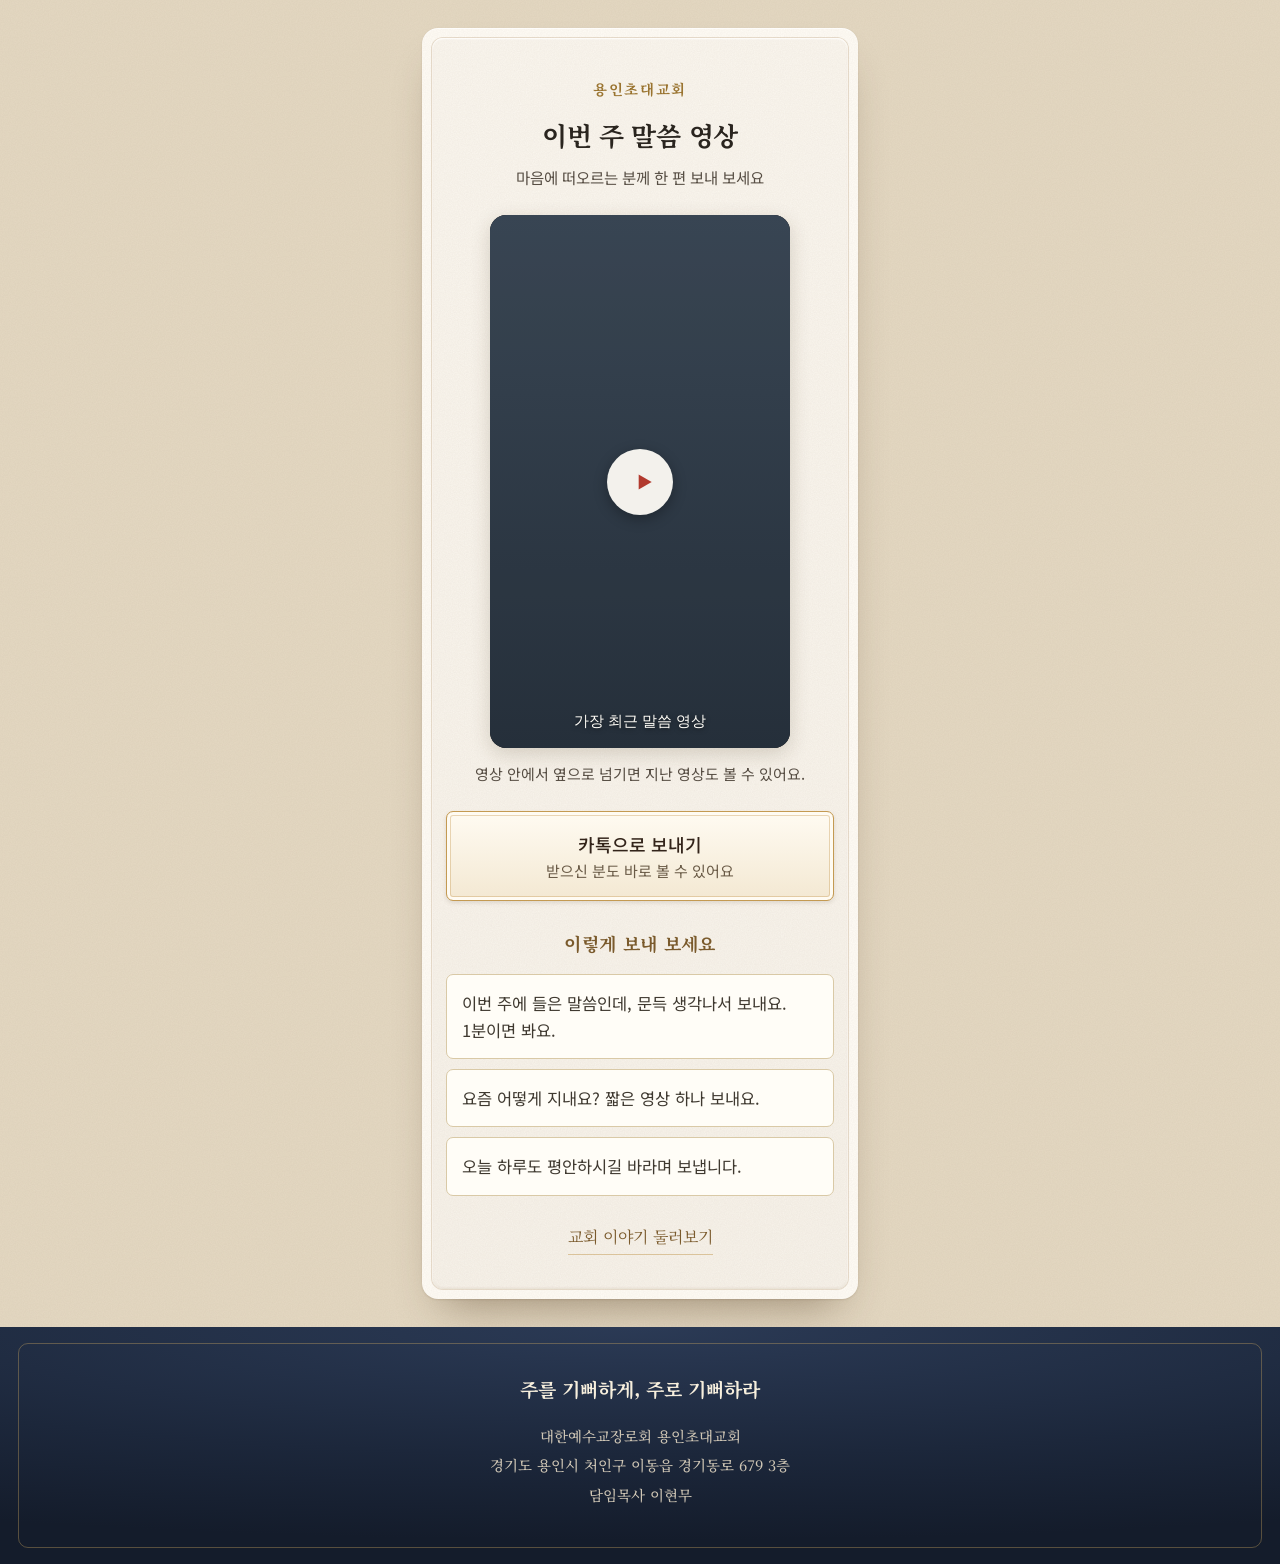
<file: card.html>
<!DOCTYPE html>
<html lang="ko">
<head>
<meta charset="UTF-8">
<meta name="viewport" content="width=device-width, initial-scale=1, viewport-fit=cover">
<title>이번 주 말씀 영상 · 용인초대교회</title>
<meta name="description" content="교회 유튜브 쇼츠를 지인에게 한 편 보내 보세요">
<meta name="color-scheme" content="light">
<!-- 카카오톡 공유 미리보기 -->
<link rel="canonical" href="https://mgy800712-bot.github.io/yongin-chodae-church/card.html">
<meta property="og:url" content="https://mgy800712-bot.github.io/yongin-chodae-church/card.html">
<meta property="og:type" content="website">
<meta property="og:site_name" content="대한예수교장로회 용인초대교회">
<meta property="og:title" content="이번 주 말씀 영상, 한 편 보내세요">
<meta property="og:description" content="1분이면 봅니다 · 용인초대교회">
<meta property="og:image" content="https://mgy800712-bot.github.io/yongin-chodae-church/assets/img/og-card.jpg?v=2">
<meta property="og:image:width" content="1200">
<meta property="og:image:height" content="630">
<meta property="og:image:alt" content="이번 주 말씀 영상 — 1분이면 봅니다">
<meta property="og:locale" content="ko_KR">
<meta name="twitter:card" content="summary_large_image">
<link rel="preconnect" href="https://fonts.googleapis.com">
<link rel="preconnect" href="https://fonts.gstatic.com" crossorigin>
<link href="https://fonts.googleapis.com/css2?family=Noto+Sans+KR:wght@400;500;700&family=Noto+Serif+KR:wght@500;600;700&display=swap" rel="stylesheet">
<link rel="stylesheet" href="assets/invite.css">
</head>
<body>

<div class="wrap">
<section class="sheet">

  <p class="brand">용인초대교회</p>
  <h1 class="hello">이번 주 말씀 영상
    <small>마음에 떠오르는 분께 한 편 보내 보세요</small>
  </h1>

  <!-- 말씀 한 줄 — data/this-week.js 에 적어 두면 영상 위에 함께 나옵니다 -->
  <div class="card2" id="wordBox" hidden>
    <span class="lb">이번 주 말씀</span>
    <p class="ref" id="wordRef" hidden></p>
    <p id="wordLine"></p>
  </div>

  <!-- 교회 유튜브의 쇼츠만 모인 목록 — 새로 올리면 저절로 맨 앞에 들어옵니다 -->
  <div class="vid tall" id="vidBox">
    <button type="button" id="vidPlay" class="plain" aria-label="말씀 영상 보기">
      <span class="pl"><svg viewBox="0 0 24 24" aria-hidden="true"><path d="M8 5l12 7-12 7z"/></svg></span>
      <span class="pt">가장 최근 말씀 영상</span>
    </button>
  </div>
  <p class="note" style="margin-top:12px;font-size:15px">영상 안에서 옆으로 넘기면 지난 영상도 볼 수 있어요.</p>

  <div class="cta" style="margin-top:22px">
    <button type="button" id="send">카톡으로 보내기<b style="display:block;font-size:15px;font-weight:400;margin-top:3px;color:#6a5b47">받으신 분도 바로 볼 수 있어요</b></button>
  </div>

  <p class="note" id="say" hidden style="font-weight:700;color:#7a5a2c"></p>

  <div class="msgs">
    <h3>이렇게 보내 보세요</h3>
    <button type="button" class="msg" data-m="이번 주에 들은 말씀인데, 문득 생각나서 보내요. 1분이면 봐요.">
      <span>이번 주에 들은 말씀인데, 문득 생각나서 보내요. 1분이면 봐요.</span>
    </button>
    <button type="button" class="msg" data-m="요즘 어떻게 지내요? 짧은 영상 하나 보내요.">
      <span>요즘 어떻게 지내요? 짧은 영상 하나 보내요.</span>
    </button>
    <button type="button" class="msg" data-m="오늘 하루도 평안하시길 바라며 보냅니다.">
      <span>오늘 하루도 평안하시길 바라며 보냅니다.</span>
    </button>
  </div>

  <a class="back" href="index.html">교회 이야기 둘러보기</a>
</section>
</div>

<footer>
  <div class="motto">주를 기뻐하게, 주로 기뻐하라</div>
  <p>
    대한예수교장로회 용인초대교회<br>
    경기도 용인시 처인구 이동읍 경기동로 679 3층<br>
    담임목사 이현무
  </p>
</footer>

<script src="data/this-week.js"></script>
<script>
/* this-week.js 가 깨져도 영상과 보내기는 그대로 돌아간다 */
(function () {
  // 유튜브가 채널마다 자동으로 관리하는 '쇼츠만 모인 재생목록' (채널ID 의 UC 를 UUSH 로)
  var CHANNEL_SHORTS = 'UUSHRYw9Ca3ssSym_KycnLJRMw';
  var PAGE = location.href.split(/[?#]/)[0];
  var BASE = PAGE.replace(/[^/]*$/, '');

  var w = window.THIS_WEEK || {};
  function v(s) { s = (s || '').trim(); return s.charAt(0) === '[' ? '' : s; }

  // 말씀 한 줄 — 적어 두었을 때만 나온다
  var line = v(w.cardVerse) || v(w.summary), ref = v(w.verse);
  if (line) {
    document.getElementById('wordLine').textContent = line;
    if (ref) {
      var r = document.getElementById('wordRef');
      r.textContent = ref; r.hidden = false;
    }
    document.getElementById('wordBox').hidden = false;
  }

  // 영상 — 누르기 전에는 불러오지 않는다
  var box = document.getElementById('vidBox');
  document.getElementById('vidPlay').onclick = function () {
    var f = document.createElement('iframe');
    f.src = 'https://www.youtube-nocookie.com/embed/videoseries?list=' + CHANNEL_SHORTS + '&autoplay=1&rel=0';
    f.title = '용인초대교회 말씀 영상';
    f.allow = 'accelerometer; autoplay; clipboard-write; encrypted-media; gyroscope; picture-in-picture';
    f.allowFullscreen = true;
    box.replaceChildren(f);
  };

  function say(m) { var el = document.getElementById('say'); el.textContent = m; el.hidden = false; }
  async function copyTxt(text) {
    try { await navigator.clipboard.writeText(text); return true; } catch (_) {}
    try {
      var t = document.createElement('textarea');
      t.value = text; t.setAttribute('readonly', '');
      t.style.cssText = 'position:fixed;top:0;left:0;opacity:0';
      document.body.appendChild(t); t.select(); t.setSelectionRange(0, t.value.length);
      var ok = document.execCommand('copy'); t.remove(); return ok;
    } catch (_) { return false; }
  }

  // 카카오톡 공유 — 안 되면 휴대폰 공유창, 그것도 안 되면 주소 복사
  var KAKAO_KEY = '3b69adad3846c8371c0781e723a9e45a';   // '용인초대교회 웹' 키
  var kakaoOn = false;
  if (KAKAO_KEY) {
    var ks = document.createElement('script');
    ks.src = 'https://t1.kakaocdn.net/kakao_js_sdk/2.7.2/kakao.min.js';
    ks.crossOrigin = 'anonymous';
    ks.onload = function () {
      try { if (!Kakao.isInitialized()) Kakao.init(KAKAO_KEY); kakaoOn = true; } catch (_) {}
    };
    document.head.appendChild(ks);
  }

  document.getElementById('send').onclick = async function () {
    if (kakaoOn) {
      try {
        Kakao.Share.sendDefault({
          objectType: 'feed',
          content: {
            title: '이번 주 말씀 영상',
            description: (line ? line.slice(0, 60) : '1분이면 봅니다') + ' · 용인초대교회',
            imageUrl: BASE + 'assets/img/og-card.jpg',
            link: { mobileWebUrl: PAGE, webUrl: PAGE }
          },
          buttons: [{ title: '영상 보기', link: { mobileWebUrl: PAGE, webUrl: PAGE } }]
        });
        return;
      } catch (_) { /* 아래로 내려간다 */ }
    }
    try {
      if (navigator.share) {
        await navigator.share({ title: '이번 주 말씀 영상 · 용인초대교회', url: PAGE });
        return;
      }
    } catch (e) {
      if (e && e.name === 'AbortError') return;   // 공유창을 닫았을 뿐이다
    }
    say(await copyTxt(PAGE) ? '주소가 복사되었습니다. 카톡에 붙여 넣어 주세요.'
                            : '주소를 손가락으로 길게 눌러 복사해 주세요.');
  };

  // 함께 보낼 문구 — 눌러서 복사
  document.querySelectorAll('.msg').forEach(function (btn) {
    btn.onclick = async function () {
      say(await copyTxt(btn.dataset.m) ? '문구가 복사되었습니다.'
                                       : '아래 문구를 손가락으로 길게 눌러 복사해 주세요.');
    };
  });
})();
</script>
</body>
</html>
</file>
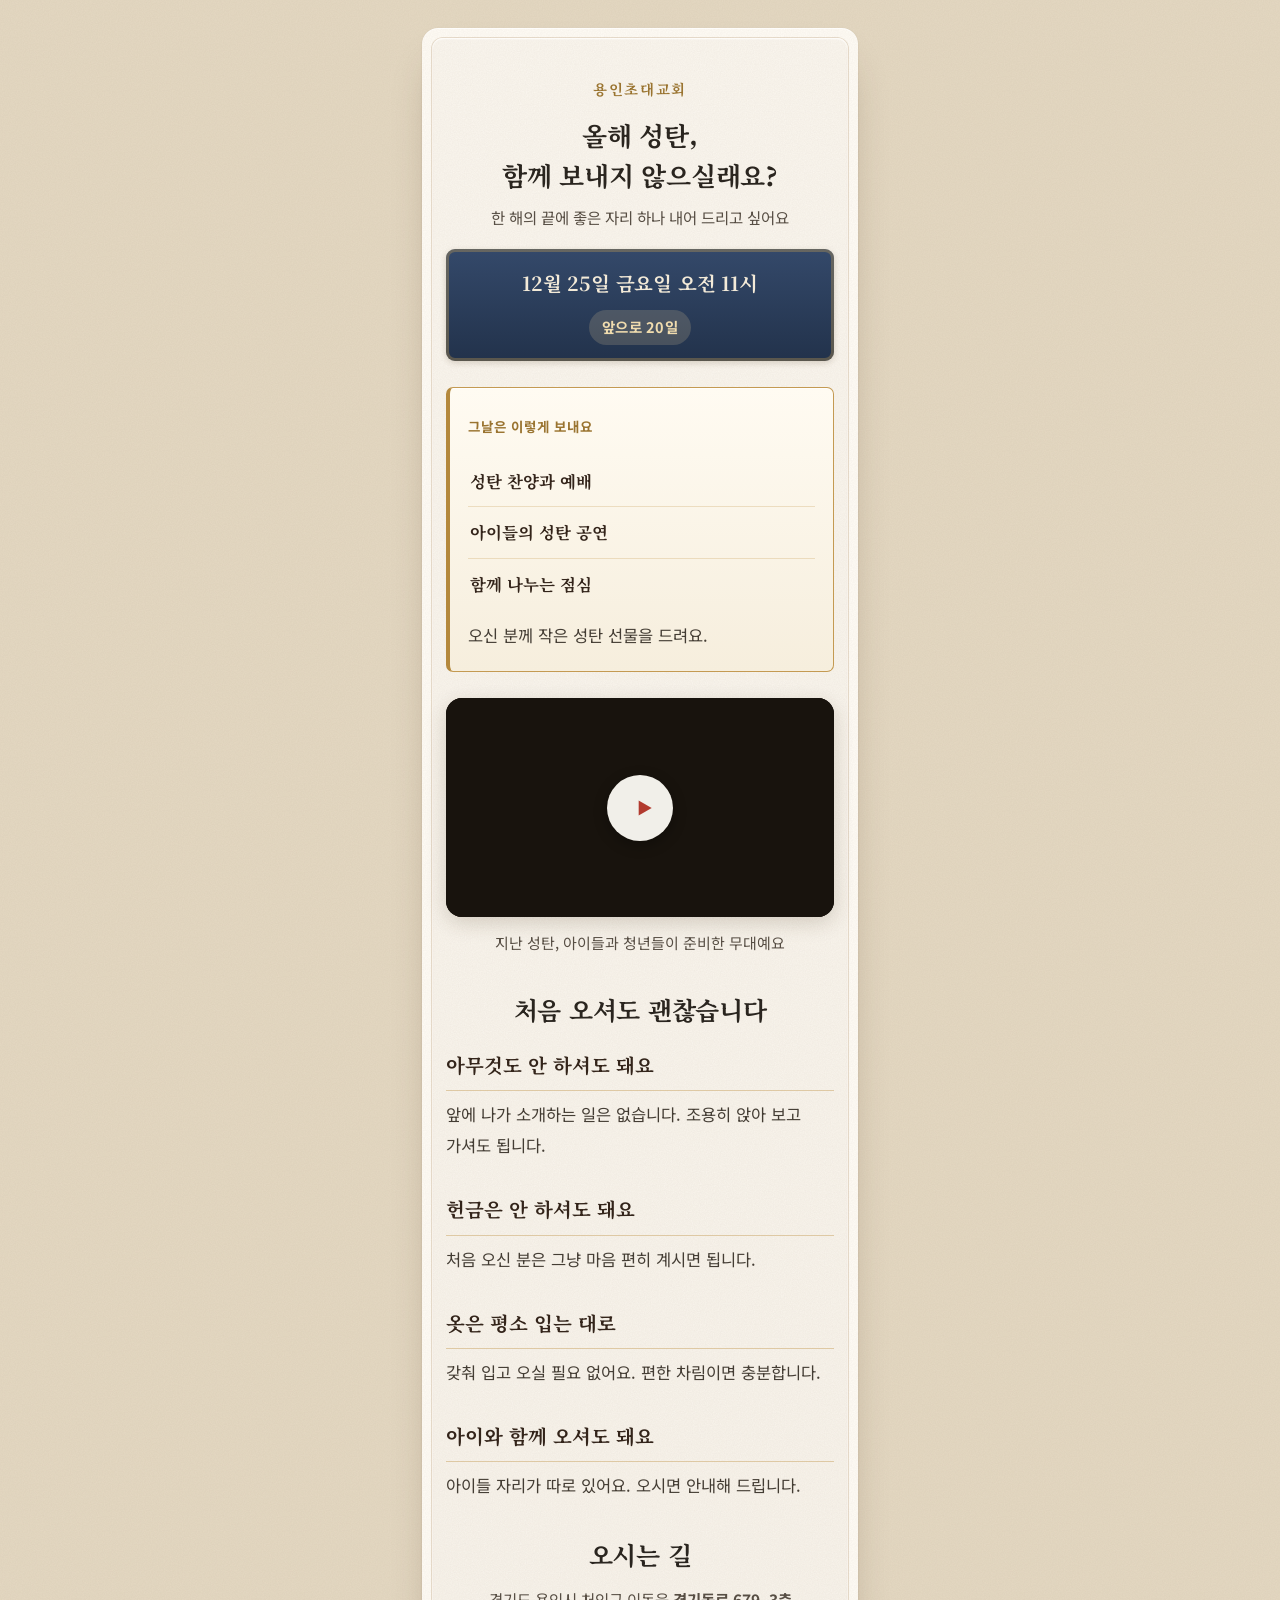
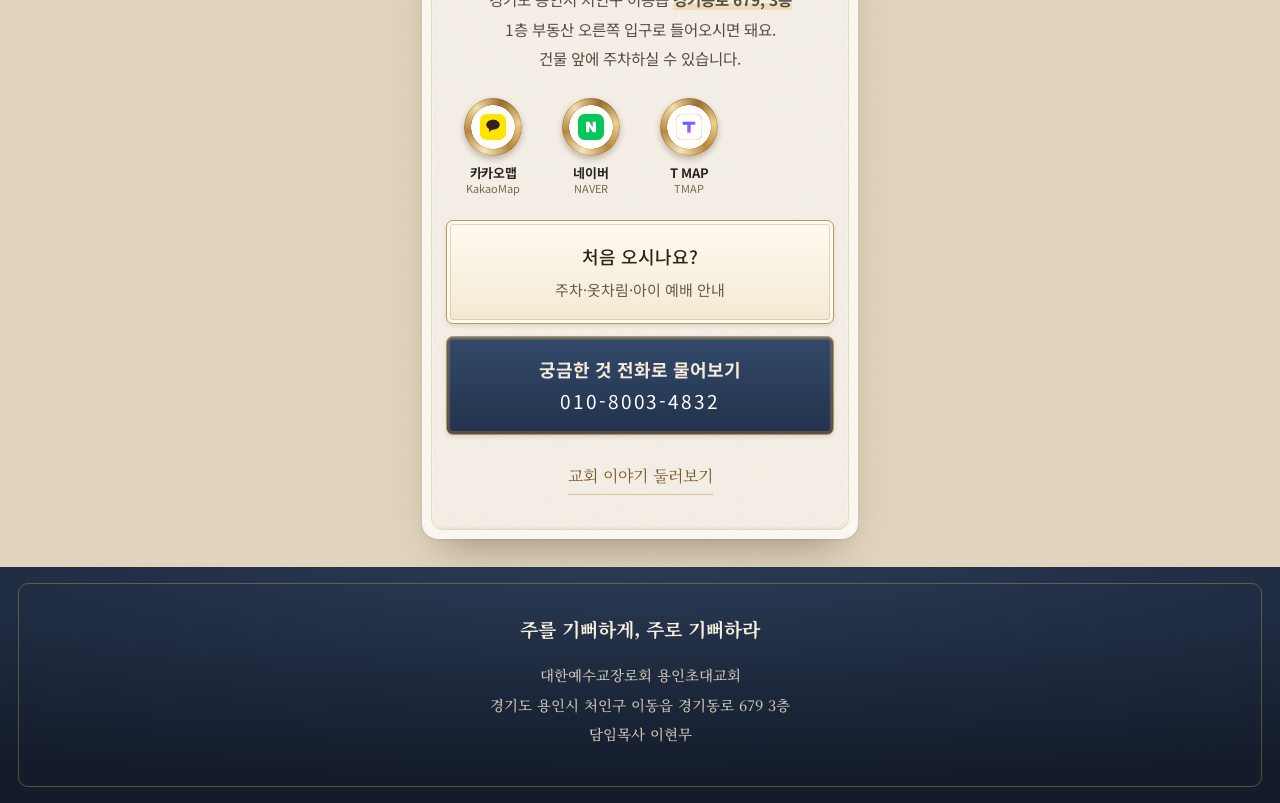
<file: christmas.html>
<!DOCTYPE html>
<html lang="ko">
<head>
<meta charset="UTF-8">
<meta name="viewport" content="width=device-width, initial-scale=1, viewport-fit=cover">
<title>성탄 예배에 초대합니다 · 용인초대교회</title>
<meta name="description" content="12월 25일 금요일 오전 11시 · 처음 오셔도 괜찮습니다">
<meta name="color-scheme" content="light">
<!-- 카카오톡 공유 미리보기 -->
<link rel="canonical" href="https://mgy800712-bot.github.io/yongin-chodae-church/christmas.html">
<meta property="og:url" content="https://mgy800712-bot.github.io/yongin-chodae-church/christmas.html">
<meta property="og:type" content="website">
<meta property="og:site_name" content="대한예수교장로회 용인초대교회">
<meta property="og:title" content="올해 성탄, 함께 보내지 않으실래요?">
<meta property="og:description" content="12월 25일 금요일 오전 11시 · 처음 오셔도 아무것도 안 하셔도 괜찮습니다">
<meta property="og:image" content="https://mgy800712-bot.github.io/yongin-chodae-church/assets/img/og-christmas.jpg?v=1">
<meta property="og:image:width" content="1200">
<meta property="og:image:height" content="630">
<meta property="og:image:alt" content="용인초대교회 성탄 예배 · 12월 25일 금요일">
<meta property="og:locale" content="ko_KR">
<meta name="twitter:card" content="summary_large_image">
<link rel="preconnect" href="https://fonts.googleapis.com">
<link rel="preconnect" href="https://fonts.gstatic.com" crossorigin>
<link href="https://fonts.googleapis.com/css2?family=Noto+Sans+KR:wght@400;500;700&family=Noto+Serif+KR:wght@500;600;700&display=swap" rel="stylesheet">
<link rel="stylesheet" href="assets/invite.css">
</head>
<body>

<script>
/* ───────────────────────────────────────────────────────────
   성탄 초청 — 여기 따옴표 안의 글자만 바꾸세요.
   따옴표 ' ' 와 줄 끝의 쉼표 , 는 지우지 마세요.
   ─────────────────────────────────────────────────────────── */
var EVENT = {

  // 성탄 예배 날짜 — 반드시 2026-12-20 모양으로 적습니다
  date: '2026-12-25',

  // 화면에 보일 날짜와 시간
  when: '12월 25일 금요일 오전 11시',

  // 그날 함께하는 순서 — 줄을 늘리거나 줄여도 됩니다
  program: [
    '성탄 찬양과 예배',
    '아이들의 성탄 공연',
    '함께 나누는 점심'
  ],

  // 오시는 분께 드리는 것 — 없으면 빈 따옴표로 두세요
  gift: '오신 분께 작은 성탄 선물을 드려요.',

  // 홍보 영상 — 유튜브 주소를 그대로 붙여 넣으세요. 없으면 빈 따옴표
  video: 'https://www.youtube.com/watch?v=gg6DcsT6YFA',

  // 영상 밑에 붙일 한 줄 — 없으면 빈 따옴표
  videoNote: '지난 성탄, 아이들과 청년들이 준비한 무대예요'

};
</script>

<div class="wrap">
<section class="sheet">

  <p class="note inv-to" data-wait hidden style="margin-top:0;font-size:17px;font-weight:700;color:#7a5a2c"></p>

  <p class="brand">용인초대교회</p>
  <h1 class="hello"><span id="headline">올해 성탄,<br>함께 보내지 않으실래요?</span>
    <small id="sub">한 해의 끝에 좋은 자리 하나 내어 드리고 싶어요</small>
  </h1>

  <div class="xmas-when">
    <b id="when">12월 25일 금요일 오전 11시</b>
    <span id="dday" hidden></span>
  </div>

  <div class="card2 next" id="progBox">
    <span class="lb">그날은 이렇게 보내요</span>
    <ul class="times" id="prog"></ul>
    <p id="gift" hidden></p>
  </div>

  <div class="vid" id="vidBox" hidden>
    <button type="button" id="vidPlay" aria-label="성탄 영상 보기">
      <span class="pl"><svg viewBox="0 0 24 24" aria-hidden="true"><path d="M8 5l12 7-12 7z"/></svg></span>
    </button>
  </div>
  <p class="note vid-note" id="vidNote" hidden></p>

  <h2 style="margin-top:34px;margin-bottom:0">처음 오셔도 괜찮습니다</h2>
  <dl class="qa" style="margin-top:18px">
    <dt>아무것도 안 하셔도 돼요</dt>
    <dd>앞에 나가 소개하는 일은 없습니다. 조용히 앉아 보고 가셔도 됩니다.</dd>
    <dt>헌금은 안 하셔도 돼요</dt>
    <dd>처음 오신 분은 그냥 마음 편히 계시면 됩니다.</dd>
    <dt>옷은 평소 입는 대로</dt>
    <dd>갖춰 입고 오실 필요 없어요. 편한 차림이면 충분합니다.</dd>
    <dt>아이와 함께 오셔도 돼요</dt>
    <dd>아이들 자리가 따로 있어요. 오시면 안내해 드립니다.</dd>
  </dl>

  <h2 style="margin-top:34px;margin-bottom:0">오시는 길</h2>
  <p class="note" style="margin-top:12px">경기도 용인시 처인구 이동읍 <mark>경기동로 679, 3층</mark><br>
    1층 부동산 오른쪽 입구로 들어오시면 돼요.<br>건물 앞에 주차하실 수 있습니다.</p>
  <div class="maps">
    <a href="https://place.map.kakao.com/1117913604" target="_blank" rel="noopener">
      <span class="coin"><svg viewBox="0 0 24 24" aria-hidden="true">
        <rect width="24" height="24" rx="6" fill="#FEE500"/>
        <path d="M12 5.2c-3.4 0-6.2 2.1-6.2 4.8 0 1.7 1.2 3.2 2.9 4-.1.4-.5 1.9-.6 2.2 0 .2.1.4.3.2.2-.1 2.4-1.6 2.8-1.9.3 0 .5.1.8.1 3.4 0 6.2-2.1 6.2-4.8S15.4 5.2 12 5.2z" fill="#3A1D1D"/>
      </svg></span>
      <b>카카오맵</b><small>KakaoMap</small>
    </a>
    <a href="https://map.naver.com/p/search/%EA%B2%BD%EA%B8%B0%EB%8F%84%20%EC%9A%A9%EC%9D%B8%EC%8B%9C%20%EC%B2%98%EC%9D%B8%EA%B5%AC%20%EC%9D%B4%EB%8F%99%EC%9D%8D%20%EA%B2%BD%EA%B8%B0%EB%8F%99%EB%A1%9C%20679" target="_blank" rel="noopener">
      <span class="coin"><svg viewBox="0 0 24 24" aria-hidden="true">
        <rect width="24" height="24" rx="6" fill="#03C75A"/>
        <path d="M13.6 12.2 10.2 7.2H7.4v9.6h3V11.8l3.4 5h2.8V7.2h-3z" fill="#fff"/>
      </svg></span>
      <b>네이버</b><small>NAVER</small>
    </a>
    <a href="tmap://search?name=%EC%9A%A9%EC%9D%B8%EC%B4%88%EB%8C%80%EA%B5%90%ED%9A%8C">
      <span class="coin"><svg viewBox="0 0 24 24" aria-hidden="true">
        <defs><linearGradient id="tg" x1="0" y1="0" x2="1" y2="1">
          <stop offset="0%" stop-color="#2f6bff"/><stop offset="55%" stop-color="#9b5cff"/>
          <stop offset="100%" stop-color="#ff5aa8"/></linearGradient></defs>
        <rect width="24" height="24" rx="6" fill="#fff" stroke="#e3dccf"/>
        <path d="M6.2 7.1h11.6v2.9h-4.2v7.2h-3.2V10H6.2z" fill="url(#tg)"/>
      </svg></span>
      <b>T MAP</b><small>TMAP</small>
    </a>
  </div>

  <div class="cta" style="margin-top:24px">
    <a class="inv-go" hidden>그날 가볼게요</a>
    <a href="welcome.html">처음 오시나요?<b style="display:block;font-size:15px;font-weight:400;margin-top:3px;color:#6a5b47">주차·옷차림·아이 예배 안내</b></a>
    <a class="call" href="tel:01080034832">궁금한 것 전화로 물어보기<b style="display:block;font-size:19px;font-weight:400;letter-spacing:.1em;margin-top:4px;color:#fff">010-8003-4832</b></a>
  </div>

  <a class="back" href="index.html">교회 이야기 둘러보기</a>
</section>
</div>

<footer>
  <div class="motto">주를 기뻐하게, 주로 기뻐하라</div>
  <p>
    대한예수교장로회 용인초대교회<br>
    경기도 용인시 처인구 이동읍 경기동로 679 3층<br>
    담임목사 이현무
  </p>
</footer>

<script src="assets/invite.js"></script>
<script>
/* 위 EVENT 가 깨져도 페이지는 그대로 보인다 — 순서와 남은 날만 빠진다 */
(function () {
  var e = window.EVENT || {};

  if (e.when) document.getElementById('when').textContent = e.when;

  // 남은 날 — 성탄 예배가 지나면 안내를 바꾼다
  var d = /^\d{4}-\d{2}-\d{2}$/.test(e.date || '') ? e.date : '';
  if (d) {
    var today = new Date();
    var t0 = Date.UTC(today.getFullYear(), today.getMonth(), today.getDate());
    var p = d.split('-');
    var left = Math.round((Date.UTC(+p[0], p[1] - 1, +p[2]) - t0) / 86400000);
    var box = document.getElementById('dday');
    if (left > 0) { box.textContent = '앞으로 ' + left + '일'; box.hidden = false; }
    else if (left === 0) { box.textContent = '오늘이에요'; box.hidden = false; }
    else {
      // 지난 초대장이 돌아다녀도 엉뚱해 보이지 않게
      box.textContent = '올해 성탄 예배는 지났어요';
      box.hidden = false;
      document.getElementById('when').textContent = '매주 주일 오전 11시에 모입니다';
      document.getElementById('progBox').hidden = true;
      document.getElementById('headline').textContent = '언제든 오셔도 좋습니다';
      document.getElementById('sub').textContent = '자리는 늘 비워 두고 기다리고 있어요';
    }
  }

  // 그날의 순서
  var ul = document.getElementById('prog');
  var list = Array.isArray(e.program) ? e.program : [];
  for (var i = 0; i < list.length; i++) {
    var li = document.createElement('li');
    var b = document.createElement('b');
    b.textContent = list[i];
    li.appendChild(b);
    ul.appendChild(li);
  }
  if (!list.length) ul.hidden = true;

  // 홍보 영상 — 누르기 전에는 사진 한 장만 받는다
  var m = /(?:v=|youtu\.be\/|embed\/)([A-Za-z0-9_-]{11})/.exec(e.video || '');
  if (m) {
    var id = m[1], vb = document.getElementById('vidBox'), btn = document.getElementById('vidPlay');
    btn.style.backgroundImage = 'url(https://i.ytimg.com/vi/' + id + '/hqdefault.jpg)';
    vb.hidden = false;
    if (e.videoNote) {
      var vn = document.getElementById('vidNote');
      vn.textContent = e.videoNote;
      vn.hidden = false;
    }
    btn.onclick = function () {
      var f = document.createElement('iframe');
      f.src = 'https://www.youtube-nocookie.com/embed/' + id + '?autoplay=1&rel=0';
      f.title = '용인초대교회 성탄 영상';
      f.allow = 'accelerometer; autoplay; clipboard-write; encrypted-media; gyroscope; picture-in-picture';
      f.allowFullscreen = true;
      vb.replaceChildren(f);
    };
  }

  if (e.gift) {
    var g = document.getElementById('gift');
    g.textContent = e.gift;
    g.hidden = false;
  }
})();
</script>
</body>
</html>
</file>
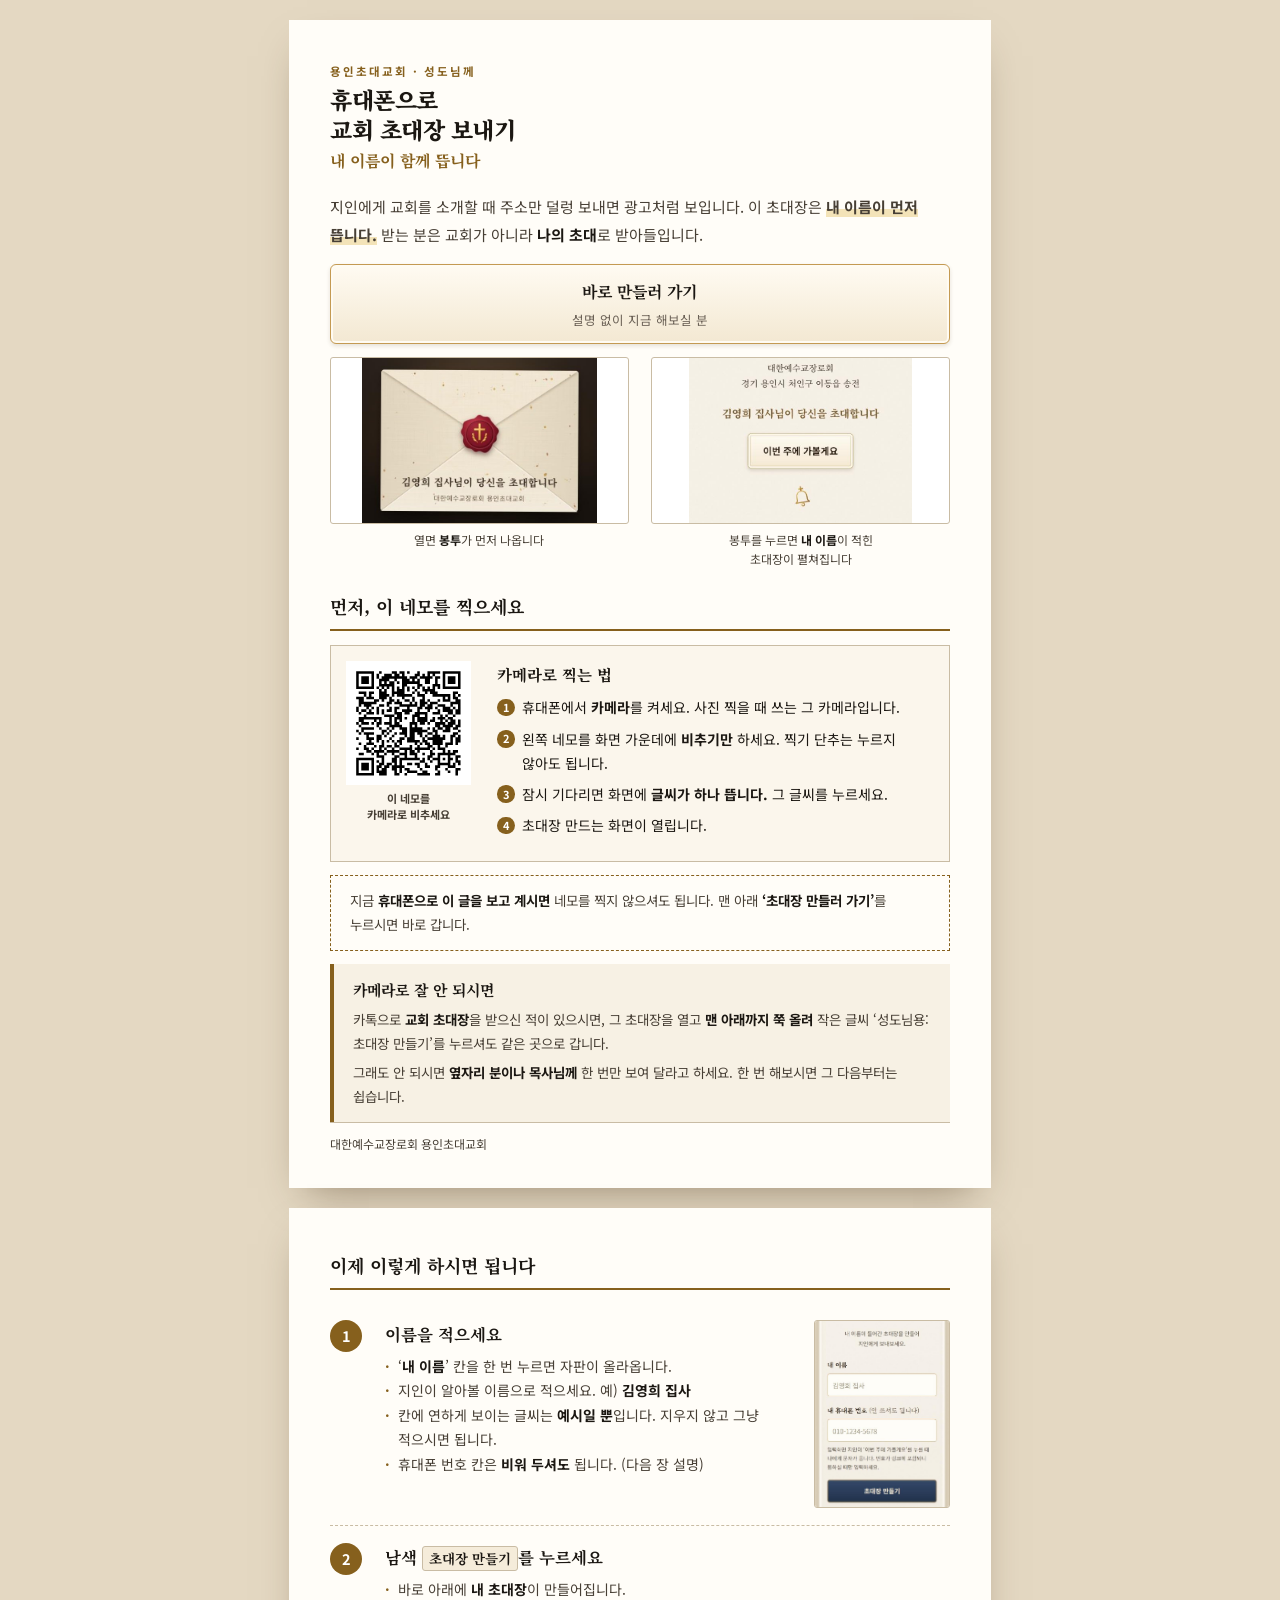
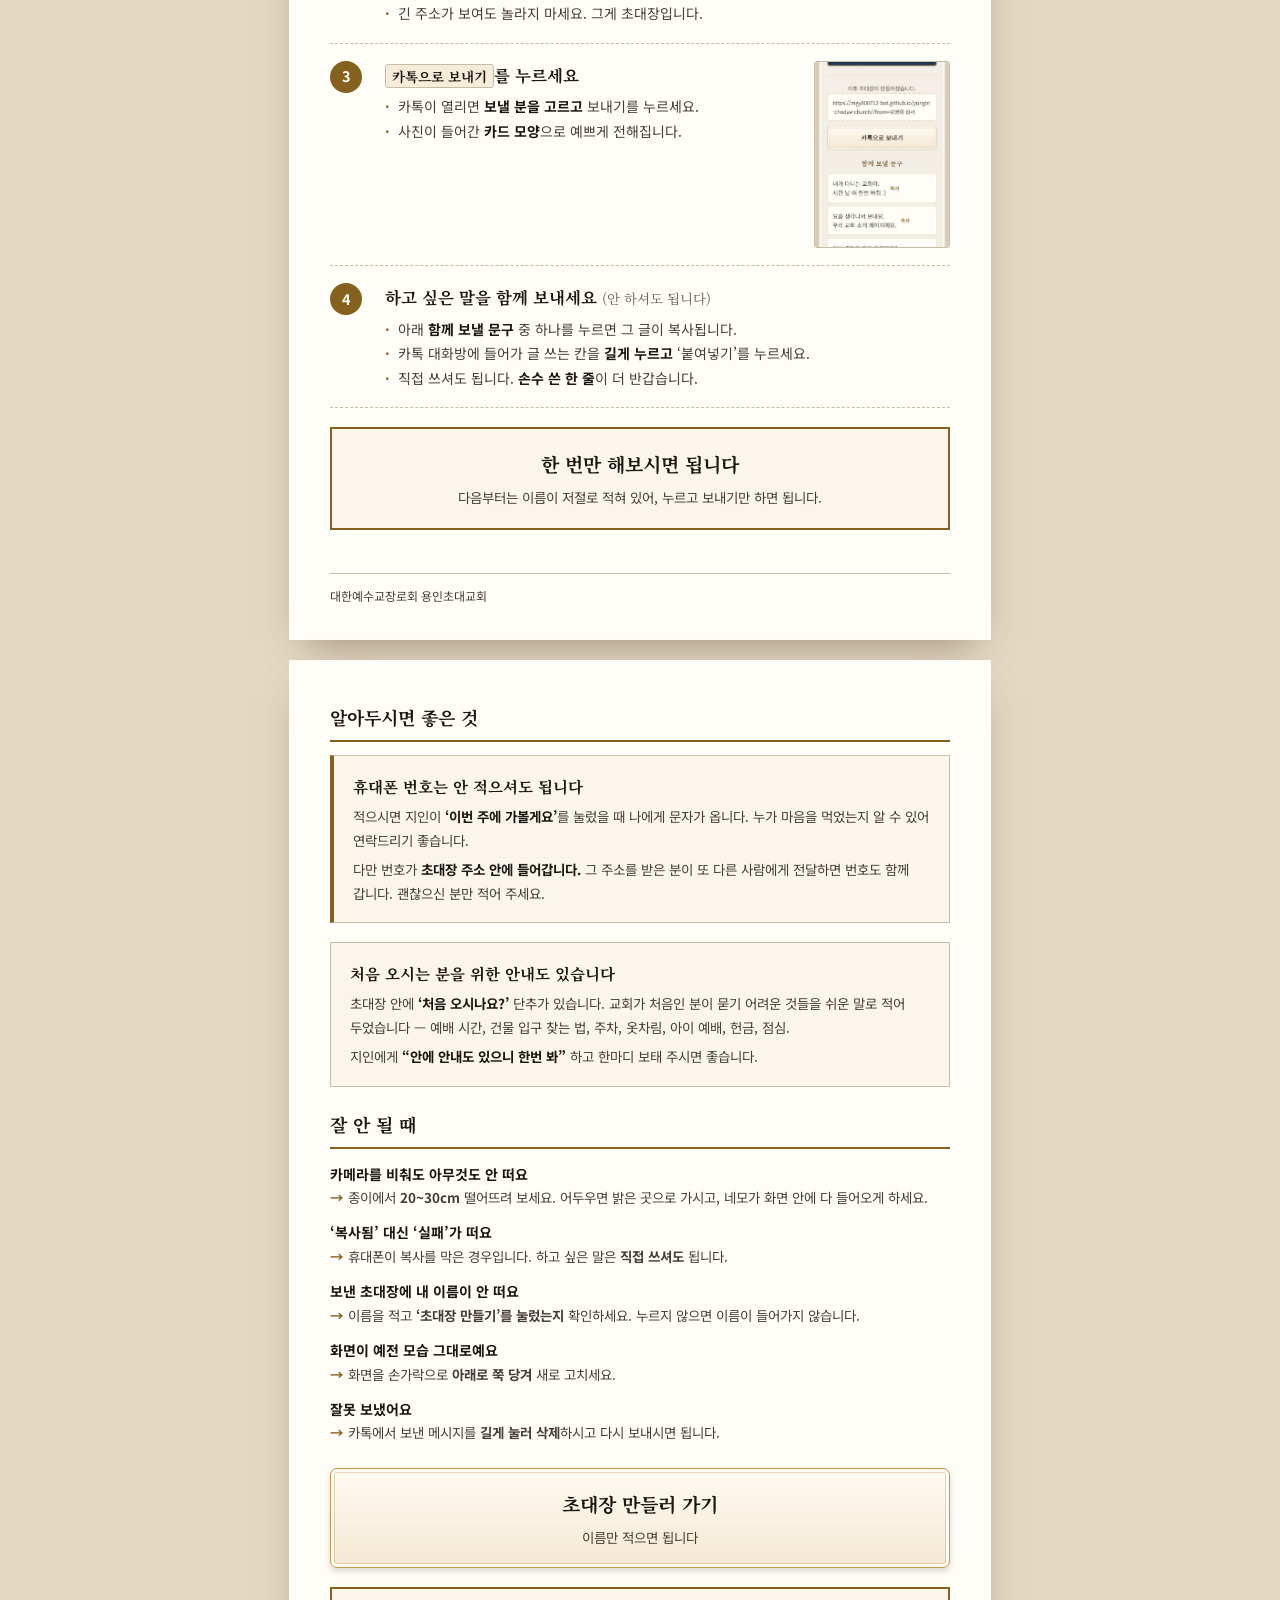
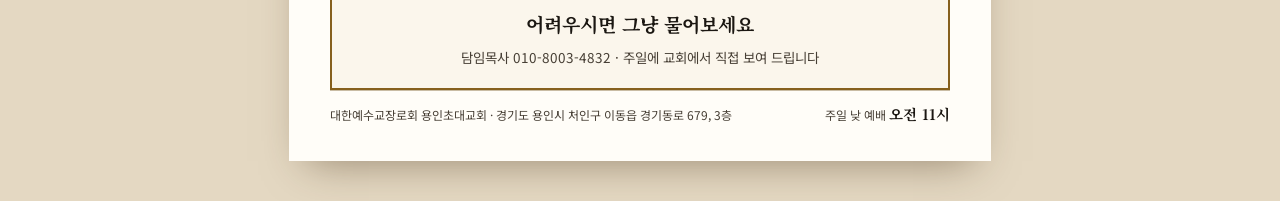
<file: guide.html>
<!DOCTYPE html>
<html lang="ko">
<head>
<meta charset="UTF-8">
<meta name="viewport" content="width=device-width, initial-scale=1, viewport-fit=cover">
<title>휴대폰으로 교회 초대장 보내기 · 용인초대교회</title>
<meta name="description" content="내 이름이 들어간 교회 초대장을 만들어 지인에게 보내는 법. 화면 사진과 함께 하나씩 알려 드립니다.">

<!-- 카카오톡 공유 미리보기 -->
<link rel="canonical" href="https://mgy800712-bot.github.io/yongin-chodae-church/guide.html">
<meta property="og:url" content="https://mgy800712-bot.github.io/yongin-chodae-church/guide.html">
<meta property="og:type" content="article">
<meta property="og:site_name" content="대한예수교장로회 용인초대교회">
<meta property="og:title" content="초대장 보내는 법 · 성도님용 안내">
<meta property="og:description" content="화면 사진과 함께 하나씩 알려 드립니다. 카메라로 QR 찍는 법부터 붙여넣기까지.">
<meta property="og:image" content="https://mgy800712-bot.github.io/yongin-chodae-church/assets/img/og-invite.jpg?v=1">
<meta property="og:image:width" content="1200">
<meta property="og:image:height" content="630">
<meta property="og:locale" content="ko_KR">
<meta name="twitter:card" content="summary_large_image">
<link rel="preconnect" href="https://fonts.googleapis.com">
<link rel="preconnect" href="https://fonts.gstatic.com" crossorigin>
<link href="https://fonts.googleapis.com/css2?family=Noto+Sans+KR:wght@400;500;700&family=Noto+Serif+KR:wght@600;700;900&display=swap" rel="stylesheet">
<style>
@page{size:A4;margin:12mm}
*{box-sizing:border-box;margin:0;padding:0}
:root{
  --ink:#1b1712; --soft:#473f35; --line:#c9bca4; --gold:#86601d; --paper:#fffdf8;
  --serif:'Noto Serif KR',serif; --sans:'Noto Sans KR',system-ui,sans-serif;
}
body{background:#e4d8c2;font-family:var(--sans);color:var(--ink);line-height:1.7;
  -webkit-font-smoothing:antialiased;padding:20px 12px;word-break:keep-all}
.page{width:186mm;min-height:273mm;margin:0 auto 20px;padding:11mm 11mm 9mm;background:var(--paper);
  box-shadow:0 18px 40px -18px rgba(70,48,22,.5);position:relative;display:flex;flex-direction:column}
.page + .page{page-break-before:always}

.eyebrow{font-size:11.5px;font-weight:700;letter-spacing:.17em;color:var(--gold)}
h1{font-family:var(--serif);font-size:23px;font-weight:900;line-height:1.3;letter-spacing:-.02em;margin:4px 0 2px}
.sub{font-family:var(--serif);font-size:16px;font-weight:700;color:var(--gold);margin-bottom:5mm}
h2{font-family:var(--serif);font-size:18px;font-weight:700;margin:6mm 0 3.5mm;
  padding-bottom:2mm;border-bottom:2px solid var(--gold)}
h2:first-child{margin-top:0}
.lead{font-size:15px;line-height:1.85;color:var(--soft)}
.lead b{color:var(--ink)}
em{font-style:normal;font-weight:700;background:linear-gradient(transparent 62%,#f3e3b8 62%)}

/* 받는 분 화면 */
.peek{display:flex;gap:6mm;margin-top:3.5mm}
.peek figure{flex:1;min-width:0}
.peek img{width:100%;max-height:44mm;object-fit:contain;object-position:top;display:block;
  border:1px solid var(--line);border-radius:3px;background:#fff}
.peek figcaption{margin-top:2mm;font-size:12px;line-height:1.55;color:var(--soft);text-align:center}
.peek figcaption b{color:var(--ink)}

/* QR 시작하기 */
.start{display:flex;gap:7mm;align-items:flex-start;padding:4mm;border:1px solid var(--line);background:#fbf6ec}
.start .qr{flex:none;width:33mm;text-align:center}
.start .qr svg{display:block;width:33mm;height:33mm;background:#fff}
.start .qr figcaption{margin-top:1.5mm;font-size:11px;font-weight:700;line-height:1.45;color:var(--soft)}
.start .how{flex:1;min-width:0}
.start h3{font-family:var(--serif);font-size:15.5px;font-weight:700;margin-bottom:2.5mm}
.start ol{list-style:none;counter-reset:q}
.start ol li{counter-increment:q;position:relative;padding:0 0 2mm 6.5mm;font-size:14px;line-height:1.7}
.start ol li::before{content:counter(q);position:absolute;left:0;top:2.5px;width:4.6mm;height:4.6mm;
  display:grid;place-items:center;border-radius:50%;background:var(--gold);color:#fff;
  font-size:11px;font-weight:700;line-height:1}

.alt{margin-top:3.5mm;padding:3.5mm 5mm;border-left:4px solid var(--gold);background:#f7f1e4}
.alt h3{font-family:var(--serif);font-size:15px;font-weight:700;margin-bottom:1.5mm}
.alt p{font-size:13.5px;line-height:1.75;color:var(--soft)}
.alt p + p{margin-top:1.5mm}
.alt b{color:var(--ink)}

/* 단계 */
.step{display:flex;gap:6mm;align-items:flex-start;padding:4.5mm 0;border-bottom:1px dashed var(--line)}
.step:last-of-type{border-bottom:0}
.step .no{flex:none;width:8.5mm;height:8.5mm;display:grid;place-items:center;border-radius:50%;
  background:var(--gold);color:#fff;font-size:14.5px;font-weight:700;line-height:1}
.step .body{flex:1;min-width:0}
.step h3{font-family:var(--serif);font-size:16.5px;font-weight:700;margin-bottom:1.5mm}
.step ul{list-style:none}
.step ul li{position:relative;padding-left:3.6mm;font-size:14px;line-height:1.75;color:var(--soft)}
.step ul li::before{content:'·';position:absolute;left:0;font-weight:700;color:var(--gold)}
.step ul li b{color:var(--ink)}
.step .shot{flex:none;width:36mm}
.step .shot img{width:100%;display:block;border:1px solid var(--line);border-radius:3px}
.btnlike{display:inline-block;padding:0 6px;border:1px solid var(--line);border-radius:3px;
  background:#f5ecda;font-size:13.5px;font-weight:700;white-space:nowrap}

/* 상자 */
.box{margin-top:5mm;padding:4.5mm 5mm;border:1px solid var(--line);background:#fbf6ec}
.box h3{font-family:var(--serif);font-size:15.5px;font-weight:700;margin-bottom:1.5mm}
.box p{font-size:13.5px;line-height:1.75;color:var(--soft)}
.box p + p{margin-top:1.5mm}
.box b{color:var(--ink)}
.box.warn{border-left:4px solid var(--gold)}
dl.qa dt{font-size:14px;font-weight:700;margin-top:3mm}
dl.qa dt:first-child{margin-top:0}
dl.qa dd{margin:0;font-size:13.5px;line-height:1.75;color:var(--soft)}
dl.qa dd::before{content:'→ ';color:var(--gold);font-weight:700}

.foot{margin-top:auto;padding-top:3mm;border-top:1px solid var(--line);
  display:flex;justify-content:space-between;align-items:baseline;gap:8px;
  font-size:12px;color:var(--soft)}
.foot b{font-family:var(--serif);font-size:14.5px;color:var(--ink)}
.big{margin-top:5mm;padding:5mm;text-align:center;border:2px solid var(--gold);background:#fbf6ec}
.big b{display:block;font-family:var(--serif);font-size:19px;color:var(--ink)}
.big span{display:block;margin-top:1.5mm;font-size:13.5px;color:var(--soft)}

/* 화면에서는 '다음 장' 이라는 말이 뜻이 없다 — 인쇄할 때만 보인다 */
.contd{display:none}
/* 휴대폰으로 보고 계신 분께는 QR 이 쓸모없다 — 그분께만 보이는 안내 */
.onscreen{margin-top:3.5mm;padding:3.5mm 5mm;border:1px dashed var(--gold);background:#fffdf8;
  font-size:13.5px;line-height:1.75;color:var(--soft)}
.onscreen b{color:var(--ink)}
.skip{display:block;margin-top:4mm;padding:3.5mm;border-radius:6px;text-align:center;text-decoration:none;
  border:1px solid #c49a52;background:linear-gradient(#fffbf2,#f3e8d2);color:#1b1712;
  font-family:var(--serif);font-size:16px;font-weight:700;
  box-shadow:inset 0 0 0 2px #fffbf2,0 2px 4px rgba(70,48,22,.14)}
.skip span{display:block;margin-top:1mm;font-family:var(--sans);font-size:12.5px;font-weight:400;color:#6a6055}
.skip:active{transform:scale(.98)}
.cta-go{display:block;margin-top:6mm;padding:5mm;border-radius:7px;text-align:center;text-decoration:none;
  border:1px solid #c49a52;background:linear-gradient(#fffbf2,#f3e8d2);color:#1b1712;
  box-shadow:inset 0 0 0 3px #fffbf2,inset 0 0 0 4px rgba(196,154,82,.38),0 3px 6px rgba(70,48,22,.18)}
.cta-go b{display:block;font-family:var(--serif);font-size:19px}
.cta-go span{display:block;margin-top:1.5mm;font-size:13.5px;color:#473f35}
.cta-go:active{transform:scale(.98)}
@media print{
  .contd{display:inline}.cta-go,.onscreen,.skip{display:none}
  body{background:#fff;padding:0}
  .page{width:auto;min-height:0;margin:0;padding:0;box-shadow:none}
}
@media(max-width:700px){
  body{padding:12px 8px}
  .page{width:auto;min-height:0;padding:8mm}
  .peek,.start,.step{flex-direction:column;gap:4mm}
  .peek img{max-height:none}
  .start .qr,.step .shot{width:46mm;margin:0 auto}
  h1{font-size:22px}
}
</style>
</head>
<body>

<!-- ============ 1면 ============ -->
<div class="page">

  <p class="eyebrow">용인초대교회 · 성도님께</p>
  <h1>휴대폰으로<br>교회 초대장 보내기</h1>
  <p class="sub">내 이름이 함께 뜹니다</p>

  <p class="lead">지인에게 교회를 소개할 때 주소만 덜렁 보내면 광고처럼 보입니다.
    이 초대장은 <em>내 이름이 먼저 뜹니다.</em>
    받는 분은 교회가 아니라 <b>나의 초대</b>로 받아들입니다.</p>

  <a class="skip" href="invite.html">바로 만들러 가기
    <span>설명 없이 지금 해보실 분</span></a>

  <div class="peek">
    <figure>
      <img alt="받는 분이 보는 봉투" src="assets/img/guide/01-envelope.jpg" loading="lazy" decoding="async">
      <figcaption>열면 <b>봉투</b>가 먼저 나옵니다</figcaption>
    </figure>
    <figure>
      <img alt="내 이름이 적힌 초대 문구" src="assets/img/guide/02-invite-line.jpg" loading="lazy" decoding="async">
      <figcaption>봉투를 누르면 <b>내 이름</b>이 적힌<br>초대장이 펼쳐집니다</figcaption>
    </figure>
  </div>

  <h2>먼저, 이 네모를 찍으세요</h2>

  <div class="start">
    <figure class="qr">
      <svg version="1.1" viewBox="0 0 49 49" xmlns="http://www.w3.org/2000/svg"><path d="M4,4H5V5H4zM5,4H6V5H5zM6,4H7V5H6zM7,4H8V5H7zM8,4H9V5H8zM9,4H10V5H9zM10,4H11V5H10zM13,4H14V5H13zM18,4H19V5H18zM19,4H20V5H19zM21,4H22V5H21zM22,4H23V5H22zM24,4H25V5H24zM28,4H29V5H28zM32,4H33V5H32zM33,4H34V5H33zM34,4H35V5H34zM35,4H36V5H35zM36,4H37V5H36zM38,4H39V5H38zM39,4H40V5H39zM40,4H41V5H40zM41,4H42V5H41zM42,4H43V5H42zM43,4H44V5H43zM44,4H45V5H44zM4,5H5V6H4zM10,5H11V6H10zM12,5H13V6H12zM15,5H16V6H15zM16,5H17V6H16zM17,5H18V6H17zM19,5H20V6H19zM20,5H21V6H20zM22,5H23V6H22zM27,5H28V6H27zM28,5H29V6H28zM30,5H31V6H30zM32,5H33V6H32zM34,5H35V6H34zM38,5H39V6H38zM44,5H45V6H44zM4,6H5V7H4zM6,6H7V7H6zM7,6H8V7H7zM8,6H9V7H8zM10,6H11V7H10zM12,6H13V7H12zM14,6H15V7H14zM15,6H16V7H15zM16,6H17V7H16zM17,6H18V7H17zM18,6H19V7H18zM19,6H20V7H19zM20,6H21V7H20zM21,6H22V7H21zM22,6H23V7H22zM23,6H24V7H23zM25,6H26V7H25zM26,6H27V7H26zM27,6H28V7H27zM29,6H30V7H29zM30,6H31V7H30zM31,6H32V7H31zM32,6H33V7H32zM33,6H34V7H33zM35,6H36V7H35zM36,6H37V7H36zM38,6H39V7H38zM40,6H41V7H40zM41,6H42V7H41zM42,6H43V7H42zM44,6H45V7H44zM4,7H5V8H4zM6,7H7V8H6zM7,7H8V8H7zM8,7H9V8H8zM10,7H11V8H10zM13,7H14V8H13zM14,7H15V8H14zM15,7H16V8H15zM16,7H17V8H16zM19,7H20V8H19zM22,7H23V8H22zM23,7H24V8H23zM24,7H25V8H24zM26,7H27V8H26zM28,7H29V8H28zM31,7H32V8H31zM32,7H33V8H32zM35,7H36V8H35zM38,7H39V8H38zM40,7H41V8H40zM41,7H42V8H41zM42,7H43V8H42zM44,7H45V8H44zM4,8H5V9H4zM6,8H7V9H6zM7,8H8V9H7zM8,8H9V9H8zM10,8H11V9H10zM13,8H14V9H13zM15,8H16V9H15zM17,8H18V9H17zM18,8H19V9H18zM20,8H21V9H20zM22,8H23V9H22zM23,8H24V9H23zM24,8H25V9H24zM25,8H26V9H25zM26,8H27V9H26zM27,8H28V9H27zM28,8H29V9H28zM31,8H32V9H31zM32,8H33V9H32zM35,8H36V9H35zM38,8H39V9H38zM40,8H41V9H40zM41,8H42V9H41zM42,8H43V9H42zM44,8H45V9H44zM4,9H5V10H4zM10,9H11V10H10zM13,9H14V10H13zM14,9H15V10H14zM15,9H16V10H15zM16,9H17V10H16zM17,9H18V10H17zM18,9H19V10H18zM22,9H23V10H22zM23,9H24V10H23zM28,9H29V10H28zM29,9H30V10H29zM34,9H35V10H34zM35,9H36V10H35zM36,9H37V10H36zM38,9H39V10H38zM44,9H45V10H44zM4,10H5V11H4zM5,10H6V11H5zM6,10H7V11H6zM7,10H8V11H7zM8,10H9V11H8zM9,10H10V11H9zM10,10H11V11H10zM12,10H13V11H12zM14,10H15V11H14zM16,10H17V11H16zM18,10H19V11H18zM20,10H21V11H20zM22,10H23V11H22zM24,10H25V11H24zM26,10H27V11H26zM28,10H29V11H28zM30,10H31V11H30zM32,10H33V11H32zM34,10H35V11H34zM36,10H37V11H36zM38,10H39V11H38zM39,10H40V11H39zM40,10H41V11H40zM41,10H42V11H41zM42,10H43V11H42zM43,10H44V11H43zM44,10H45V11H44zM13,11H14V12H13zM15,11H16V12H15zM18,11H19V12H18zM20,11H21V12H20zM21,11H22V12H21zM22,11H23V12H22zM24,11H25V12H24zM27,11H28V12H27zM30,11H31V12H30zM31,11H32V12H31zM32,11H33V12H32zM33,11H34V12H33zM34,11H35V12H34zM5,12H6V13H5zM6,12H7V13H6zM7,12H8V13H7zM9,12H10V13H9zM10,12H11V13H10zM13,12H14V13H13zM14,12H15V13H14zM15,12H16V13H15zM18,12H19V13H18zM19,12H20V13H19zM20,12H21V13H20zM21,12H22V13H21zM22,12H23V13H22zM26,12H27V13H26zM28,12H29V13H28zM31,12H32V13H31zM33,12H34V13H33zM34,12H35V13H34zM35,12H36V13H35zM42,12H43V13H42zM43,12H44V13H43zM7,13H8V14H7zM9,13H10V14H9zM13,13H14V14H13zM14,13H15V14H14zM15,13H16V14H15zM16,13H17V14H16zM18,13H19V14H18zM20,13H21V14H20zM21,13H22V14H21zM22,13H23V14H22zM23,13H24V14H23zM24,13H25V14H24zM25,13H26V14H25zM28,13H29V14H28zM29,13H30V14H29zM30,13H31V14H30zM34,13H35V14H34zM35,13H36V14H35zM36,13H37V14H36zM37,13H38V14H37zM38,13H39V14H38zM39,13H40V14H39zM40,13H41V14H40zM42,13H43V14H42zM44,13H45V14H44zM4,14H5V15H4zM5,14H6V15H5zM6,14H7V15H6zM8,14H9V15H8zM9,14H10V15H9zM10,14H11V15H10zM13,14H14V15H13zM14,14H15V15H14zM15,14H16V15H15zM17,14H18V15H17zM22,14H23V15H22zM26,14H27V15H26zM30,14H31V15H30zM38,14H39V15H38zM40,14H41V15H40zM42,14H43V15H42zM43,14H44V15H43zM5,15H6V16H5zM6,15H7V16H6zM11,15H12V16H11zM12,15H13V16H12zM14,15H15V16H14zM17,15H18V16H17zM18,15H19V16H18zM20,15H21V16H20zM23,15H24V16H23zM24,15H25V16H24zM26,15H27V16H26zM29,15H30V16H29zM30,15H31V16H30zM32,15H33V16H32zM36,15H37V16H36zM38,15H39V16H38zM39,15H40V16H39zM40,15H41V16H40zM43,15H44V16H43zM44,15H45V16H44zM5,16H6V17H5zM6,16H7V17H6zM7,16H8V17H7zM8,16H9V17H8zM9,16H10V17H9zM10,16H11V17H10zM11,16H12V17H11zM16,16H17V17H16zM17,16H18V17H17zM19,16H20V17H19zM20,16H21V17H20zM21,16H22V17H21zM25,16H26V17H25zM27,16H28V17H27zM29,16H30V17H29zM30,16H31V17H30zM31,16H32V17H31zM33,16H34V17H33zM34,16H35V17H34zM35,16H36V17H35zM41,16H42V17H41zM42,16H43V17H42zM43,16H44V17H43zM44,16H45V17H44zM5,17H6V18H5zM7,17H8V18H7zM8,17H9V18H8zM9,17H10V18H9zM13,17H14V18H13zM14,17H15V18H14zM16,17H17V18H16zM21,17H22V18H21zM22,17H23V18H22zM23,17H24V18H23zM24,17H25V18H24zM25,17H26V18H25zM26,17H27V18H26zM27,17H28V18H27zM29,17H30V18H29zM30,17H31V18H30zM32,17H33V18H32zM33,17H34V18H33zM36,17H37V18H36zM37,17H38V18H37zM38,17H39V18H38zM41,17H42V18H41zM44,17H45V18H44zM4,18H5V19H4zM8,18H9V19H8zM10,18H11V19H10zM12,18H13V19H12zM17,18H18V19H17zM19,18H20V19H19zM20,18H21V19H20zM24,18H25V19H24zM28,18H29V19H28zM29,18H30V19H29zM31,18H32V19H31zM32,18H33V19H32zM33,18H34V19H33zM35,18H36V19H35zM38,18H39V19H38zM39,18H40V19H39zM40,18H41V19H40zM42,18H43V19H42zM44,18H45V19H44zM4,19H5V20H4zM6,19H7V20H6zM7,19H8V20H7zM9,19H10V20H9zM12,19H13V20H12zM14,19H15V20H14zM16,19H17V20H16zM17,19H18V20H17zM19,19H20V20H19zM22,19H23V20H22zM23,19H24V20H23zM24,19H25V20H24zM25,19H26V20H25zM28,19H29V20H28zM32,19H33V20H32zM36,19H37V20H36zM38,19H39V20H38zM39,19H40V20H39zM40,19H41V20H40zM41,19H42V20H41zM43,19H44V20H43zM44,19H45V20H44zM5,20H6V21H5zM8,20H9V21H8zM9,20H10V21H9zM10,20H11V21H10zM12,20H13V21H12zM14,20H15V21H14zM19,20H20V21H19zM20,20H21V21H20zM21,20H22V21H21zM23,20H24V21H23zM24,20H25V21H24zM27,20H28V21H27zM28,20H29V21H28zM29,20H30V21H29zM30,20H31V21H30zM31,20H32V21H31zM34,20H35V21H34zM35,20H36V21H35zM36,20H37V21H36zM40,20H41V21H40zM41,20H42V21H41zM43,20H44V21H43zM44,20H45V21H44zM7,21H8V22H7zM15,21H16V22H15zM16,21H17V22H16zM17,21H18V22H17zM18,21H19V22H18zM20,21H21V22H20zM21,21H22V22H21zM26,21H27V22H26zM27,21H28V22H27zM28,21H29V22H28zM31,21H32V22H31zM37,21H38V22H37zM39,21H40V22H39zM42,21H43V22H42zM5,22H6V23H5zM6,22H7V23H6zM7,22H8V23H7zM8,22H9V23H8zM9,22H10V23H9zM10,22H11V23H10zM11,22H12V23H11zM12,22H13V23H12zM13,22H14V23H13zM17,22H18V23H17zM19,22H20V23H19zM20,22H21V23H20zM21,22H22V23H21zM23,22H24V23H23zM26,22H27V23H26zM28,22H29V23H28zM29,22H30V23H29zM30,22H31V23H30zM31,22H32V23H31zM34,22H35V23H34zM36,22H37V23H36zM37,22H38V23H37zM38,22H39V23H38zM40,22H41V23H40zM41,22H42V23H41zM5,23H6V24H5zM6,23H7V24H6zM11,23H12V24H11zM13,23H14V24H13zM17,23H18V24H17zM19,23H20V24H19zM21,23H22V24H21zM26,23H27V24H26zM28,23H29V24H28zM29,23H30V24H29zM30,23H31V24H30zM31,23H32V24H31zM33,23H34V24H33zM34,23H35V24H34zM37,23H38V24H37zM39,23H40V24H39zM41,23H42V24H41zM42,23H43V24H42zM44,23H45V24H44zM4,24H5V25H4zM6,24H7V25H6zM7,24H8V25H7zM8,24H9V25H8zM10,24H11V25H10zM12,24H13V25H12zM13,24H14V25H13zM15,24H16V25H15zM16,24H17V25H16zM17,24H18V25H17zM19,24H20V25H19zM20,24H21V25H20zM25,24H26V25H25zM26,24H27V25H26zM27,24H28V25H27zM29,24H30V25H29zM30,24H31V25H30zM32,24H33V25H32zM35,24H36V25H35zM36,24H37V25H36zM37,24H38V25H37zM38,24H39V25H38zM40,24H41V25H40zM41,24H42V25H41zM42,24H43V25H42zM44,24H45V25H44zM5,25H6V26H5zM12,25H13V26H12zM17,25H18V26H17zM18,25H19V26H18zM19,25H20V26H19zM20,25H21V26H20zM21,25H22V26H21zM25,25H26V26H25zM27,25H28V26H27zM35,25H36V26H35zM36,25H37V26H36zM38,25H39V26H38zM39,25H40V26H39zM40,25H41V26H40zM41,25H42V26H41zM43,25H44V26H43zM44,25H45V26H44zM6,26H7V27H6zM7,26H8V27H7zM8,26H9V27H8zM9,26H10V27H9zM10,26H11V27H10zM13,26H14V27H13zM16,26H17V27H16zM18,26H19V27H18zM21,26H22V27H21zM22,26H23V27H22zM23,26H24V27H23zM25,26H26V27H25zM26,26H27V27H26zM27,26H28V27H27zM28,26H29V27H28zM29,26H30V27H29zM32,26H33V27H32zM34,26H35V27H34zM36,26H37V27H36zM37,26H38V27H37zM39,26H40V27H39zM40,26H41V27H40zM42,26H43V27H42zM43,26H44V27H43zM4,27H5V28H4zM6,27H7V28H6zM14,27H15V28H14zM15,27H16V28H15zM17,27H18V28H17zM22,27H23V28H22zM23,27H24V28H23zM25,27H26V28H25zM26,27H27V28H26zM27,27H28V28H27zM28,27H29V28H28zM29,27H30V28H29zM30,27H31V28H30zM31,27H32V28H31zM34,27H35V28H34zM35,27H36V28H35zM38,27H39V28H38zM39,27H40V28H39zM40,27H41V28H40zM44,27H45V28H44zM5,28H6V29H5zM7,28H8V29H7zM8,28H9V29H8zM9,28H10V29H9zM10,28H11V29H10zM14,28H15V29H14zM16,28H17V29H16zM19,28H20V29H19zM21,28H22V29H21zM22,28H23V29H22zM23,28H24V29H23zM25,28H26V29H25zM26,28H27V29H26zM28,28H29V29H28zM29,28H30V29H29zM32,28H33V29H32zM33,28H34V29H33zM35,28H36V29H35zM42,28H43V29H42zM43,28H44V29H43zM8,29H9V30H8zM12,29H13V30H12zM13,29H14V30H13zM15,29H16V30H15zM18,29H19V30H18zM23,29H24V30H23zM25,29H26V30H25zM26,29H27V30H26zM29,29H30V30H29zM31,29H32V30H31zM34,29H35V30H34zM35,29H36V30H35zM36,29H37V30H36zM38,29H39V30H38zM41,29H42V30H41zM42,29H43V30H42zM44,29H45V30H44zM4,30H5V31H4zM8,30H9V31H8zM9,30H10V31H9zM10,30H11V31H10zM12,30H13V31H12zM13,30H14V31H13zM17,30H18V31H17zM21,30H22V31H21zM22,30H23V31H22zM24,30H25V31H24zM25,30H26V31H25zM26,30H27V31H26zM30,30H31V31H30zM32,30H33V31H32zM33,30H34V31H33zM34,30H35V31H34zM35,30H36V31H35zM36,30H37V31H36zM37,30H38V31H37zM38,30H39V31H38zM41,30H42V31H41zM43,30H44V31H43zM44,30H45V31H44zM9,31H10V32H9zM12,31H13V32H12zM14,31H15V32H14zM16,31H17V32H16zM18,31H19V32H18zM20,31H21V32H20zM21,31H22V32H21zM24,31H25V32H24zM25,31H26V32H25zM26,31H27V32H26zM27,31H28V32H27zM28,31H29V32H28zM30,31H31V32H30zM31,31H32V32H31zM34,31H35V32H34zM35,31H36V32H35zM36,31H37V32H36zM37,31H38V32H37zM41,31H42V32H41zM43,31H44V32H43zM44,31H45V32H44zM5,32H6V33H5zM8,32H9V33H8zM9,32H10V33H9zM10,32H11V33H10zM14,32H15V33H14zM19,32H20V33H19zM21,32H22V33H21zM27,32H28V33H27zM29,32H30V33H29zM31,32H32V33H31zM32,32H33V33H32zM34,32H35V33H34zM35,32H36V33H35zM36,32H37V33H36zM37,32H38V33H37zM39,32H40V33H39zM40,32H41V33H40zM41,32H42V33H41zM43,32H44V33H43zM7,33H8V34H7zM11,33H12V34H11zM13,33H14V34H13zM14,33H15V34H14zM16,33H17V34H16zM17,33H18V34H17zM19,33H20V34H19zM20,33H21V34H20zM25,33H26V34H25zM28,33H29V34H28zM32,33H33V34H32zM33,33H34V34H33zM36,33H37V34H36zM39,33H40V34H39zM4,34H5V35H4zM7,34H8V35H7zM8,34H9V35H8zM10,34H11V35H10zM13,34H14V35H13zM15,34H16V35H15zM18,34H19V35H18zM21,34H22V35H21zM22,34H23V35H22zM23,34H24V35H23zM24,34H25V35H24zM25,34H26V35H25zM27,34H28V35H27zM28,34H29V35H28zM29,34H30V35H29zM30,34H31V35H30zM31,34H32V35H31zM32,34H33V35H32zM34,34H35V35H34zM36,34H37V35H36zM37,34H38V35H37zM38,34H39V35H38zM8,35H9V36H8zM9,35H10V36H9zM11,35H12V36H11zM12,35H13V36H12zM13,35H14V36H13zM14,35H15V36H14zM16,35H17V36H16zM17,35H18V36H17zM18,35H19V36H18zM19,35H20V36H19zM20,35H21V36H20zM23,35H24V36H23zM25,35H26V36H25zM26,35H27V36H26zM28,35H29V36H28zM33,35H34V36H33zM38,35H39V36H38zM40,35H41V36H40zM42,35H43V36H42zM43,35H44V36H43zM5,36H6V37H5zM6,36H7V37H6zM10,36H11V37H10zM12,36H13V37H12zM15,36H16V37H15zM18,36H19V37H18zM21,36H22V37H21zM22,36H23V37H22zM23,36H24V37H23zM25,36H26V37H25zM26,36H27V37H26zM27,36H28V37H27zM30,36H31V37H30zM33,36H34V37H33zM34,36H35V37H34zM36,36H37V37H36zM37,36H38V37H37zM38,36H39V37H38zM39,36H40V37H39zM40,36H41V37H40zM41,36H42V37H41zM42,36H43V37H42zM12,37H13V38H12zM13,37H14V38H13zM14,37H15V38H14zM19,37H20V38H19zM20,37H21V38H20zM23,37H24V38H23zM27,37H28V38H27zM32,37H33V38H32zM33,37H34V38H33zM36,37H37V38H36zM40,37H41V38H40zM43,37H44V38H43zM44,37H45V38H44zM4,38H5V39H4zM5,38H6V39H5zM6,38H7V39H6zM7,38H8V39H7zM8,38H9V39H8zM9,38H10V39H9zM10,38H11V39H10zM14,38H15V39H14zM18,38H19V39H18zM19,38H20V39H19zM21,38H22V39H21zM22,38H23V39H22zM23,38H24V39H23zM24,38H25V39H24zM25,38H26V39H25zM26,38H27V39H26zM27,38H28V39H27zM28,38H29V39H28zM30,38H31V39H30zM32,38H33V39H32zM34,38H35V39H34zM35,38H36V39H35zM36,38H37V39H36zM38,38H39V39H38zM40,38H41V39H40zM41,38H42V39H41zM43,38H44V39H43zM4,39H5V40H4zM10,39H11V40H10zM12,39H13V40H12zM14,39H15V40H14zM18,39H19V40H18zM19,39H20V40H19zM21,39H22V40H21zM29,39H30V40H29zM30,39H31V40H30zM33,39H34V40H33zM36,39H37V40H36zM40,39H41V40H40zM43,39H44V40H43zM44,39H45V40H44zM4,40H5V41H4zM6,40H7V41H6zM7,40H8V41H7zM8,40H9V41H8zM10,40H11V41H10zM13,40H14V41H13zM14,40H15V41H14zM16,40H17V41H16zM17,40H18V41H17zM19,40H20V41H19zM21,40H22V41H21zM24,40H25V41H24zM25,40H26V41H25zM27,40H28V41H27zM28,40H29V41H28zM31,40H32V41H31zM36,40H37V41H36zM37,40H38V41H37zM38,40H39V41H38zM39,40H40V41H39zM40,40H41V41H40zM42,40H43V41H42zM44,40H45V41H44zM4,41H5V42H4zM6,41H7V42H6zM7,41H8V42H7zM8,41H9V42H8zM10,41H11V42H10zM12,41H13V42H12zM13,41H14V42H13zM15,41H16V42H15zM16,41H17V42H16zM18,41H19V42H18zM19,41H20V42H19zM20,41H21V42H20zM21,41H22V42H21zM22,41H23V42H22zM28,41H29V42H28zM31,41H32V42H31zM32,41H33V42H32zM35,41H36V42H35zM36,41H37V42H36zM40,41H41V42H40zM41,41H42V42H41zM42,41H43V42H42zM4,42H5V43H4zM6,42H7V43H6zM7,42H8V43H7zM8,42H9V43H8zM10,42H11V43H10zM12,42H13V43H12zM14,42H15V43H14zM15,42H16V43H15zM18,42H19V43H18zM19,42H20V43H19zM21,42H22V43H21zM23,42H24V43H23zM24,42H25V43H24zM29,42H30V43H29zM35,42H36V43H35zM39,42H40V43H39zM43,42H44V43H43zM44,42H45V43H44zM4,43H5V44H4zM10,43H11V44H10zM12,43H13V44H12zM13,43H14V44H13zM14,43H15V44H14zM15,43H16V44H15zM19,43H20V44H19zM21,43H22V44H21zM24,43H25V44H24zM25,43H26V44H25zM26,43H27V44H26zM27,43H28V44H27zM30,43H31V44H30zM31,43H32V44H31zM36,43H37V44H36zM40,43H41V44H40zM43,43H44V44H43zM4,44H5V45H4zM5,44H6V45H5zM6,44H7V45H6zM7,44H8V45H7zM8,44H9V45H8zM9,44H10V45H9zM10,44H11V45H10zM13,44H14V45H13zM14,44H15V45H14zM15,44H16V45H15zM19,44H20V45H19zM20,44H21V45H20zM23,44H24V45H23zM28,44H29V45H28zM29,44H30V45H29zM30,44H31V45H30zM31,44H32V45H31zM32,44H33V45H32zM35,44H36V45H35zM36,44H37V45H36zM43,44H44V45H43z" id="qr-path" fill="#000000" fill-opacity="1" fill-rule="nonzero" stroke="none" /></svg>
      <figcaption>이 네모를<br>카메라로 비추세요</figcaption>
    </figure>
    <div class="how">
      <h3>카메라로 찍는 법</h3>
      <ol>
        <li>휴대폰에서 <b>카메라</b>를 켜세요.
          사진 찍을 때 쓰는 그 카메라입니다.</li>
        <li>왼쪽 네모를 화면 가운데에 <b>비추기만</b> 하세요.
          찍기 단추는 누르지 않아도 됩니다.</li>
        <li>잠시 기다리면 화면에 <b>글씨가 하나 뜹니다.</b> 그 글씨를 누르세요.</li>
        <li>초대장 만드는 화면이 열립니다.</li>
      </ol>
    </div>
  </div>

  <p class="onscreen">지금 <b>휴대폰으로 이 글을 보고 계시면</b> 네모를 찍지 않으셔도 됩니다.
    맨 아래 <b>‘초대장 만들러 가기’</b>를 누르시면 바로 갑니다.</p>

  <div class="alt">
    <h3>카메라로 잘 안 되시면</h3>
    <p>카톡으로 <b>교회 초대장</b>을 받으신 적이 있으시면, 그 초대장을 열고
      <b>맨 아래까지 쭉 올려</b> 작은 글씨 ‘성도님용: 초대장 만들기’를 누르셔도 같은 곳으로 갑니다.</p>
    <p>그래도 안 되시면 <b>옆자리 분이나 목사님께</b> 한 번만 보여 달라고 하세요.
      한 번 해보시면 그 다음부터는 쉽습니다.</p>
  </div>

  <div class="foot">
    <span>대한예수교장로회 용인초대교회</span>
    <span class="contd">— 다음 장에서 이어집니다 —</span>
  </div>

</div>

<!-- ============ 2면 ============ -->
<div class="page">

  <h2>이제 이렇게 하시면 됩니다</h2>

  <div class="step">
    <div class="no">1</div>
    <div class="body">
      <h3>이름을 적으세요</h3>
      <ul>
        <li>‘<b>내 이름</b>’ 칸을 한 번 누르면 자판이 올라옵니다.</li>
        <li>지인이 알아볼 이름으로 적으세요. 예) <b>김영희 집사</b></li>
        <li>칸에 연하게 보이는 글씨는 <b>예시일 뿐</b>입니다.
          지우지 않고 그냥 적으시면 됩니다.</li>
        <li>휴대폰 번호 칸은 <b>비워 두셔도</b> 됩니다. (다음 장 설명)</li>
      </ul>
    </div>
    <div class="shot"><img alt="이름 적는 화면" src="assets/img/guide/03-name.jpg" loading="lazy" decoding="async"></div>
  </div>

  <div class="step">
    <div class="no">2</div>
    <div class="body">
      <h3>남색 <span class="btnlike">초대장 만들기</span>를 누르세요</h3>
      <ul>
        <li>바로 아래에 <b>내 초대장</b>이 만들어집니다.</li>
        <li>긴 주소가 보여도 놀라지 마세요. 그게 초대장입니다.</li>
      </ul>
    </div>
  </div>

  <div class="step">
    <div class="no">3</div>
    <div class="body">
      <h3><span class="btnlike">카톡으로 보내기</span>를 누르세요</h3>
      <ul>
        <li>카톡이 열리면 <b>보낼 분을 고르고</b> 보내기를 누르세요.</li>
        <li>사진이 들어간 <b>카드 모양</b>으로 예쁘게 전해집니다.</li>
      </ul>
    </div>
    <div class="shot"><img alt="카톡으로 보내기 화면" src="assets/img/guide/04-send.jpg" loading="lazy" decoding="async"></div>
  </div>

  <div class="step">
    <div class="no">4</div>
    <div class="body">
      <h3>하고 싶은 말을 함께 보내세요
        <span style="font-size:13.5px;font-weight:400;color:#6a6055">(안 하셔도 됩니다)</span></h3>
      <ul>
        <li>아래 <b>함께 보낼 문구</b> 중 하나를 누르면 그 글이 복사됩니다.</li>
        <li>카톡 대화방에 들어가 글 쓰는 칸을 <b>길게 누르고</b> ‘붙여넣기’를 누르세요.</li>
        <li>직접 쓰셔도 됩니다. <b>손수 쓴 한 줄</b>이 더 반갑습니다.</li>
      </ul>
    </div>
  </div>

  <div class="big">
    <b>한 번만 해보시면 됩니다</b>
    <span>다음부터는 이름이 저절로 적혀 있어, 누르고 보내기만 하면 됩니다.</span>
  </div>

  <div class="foot">
    <span>대한예수교장로회 용인초대교회</span>
    <span class="contd">— 다음 장에서 이어집니다 —</span>
  </div>

</div>

<!-- ============ 3면 ============ -->
<div class="page">

  <h2>알아두시면 좋은 것</h2>

  <div class="box warn" style="margin-top:0">
    <h3>휴대폰 번호는 안 적으셔도 됩니다</h3>
    <p>적으시면 지인이 <b>‘이번 주에 가볼게요’</b>를 눌렀을 때 나에게 문자가 옵니다.
      누가 마음을 먹었는지 알 수 있어 연락드리기 좋습니다.</p>
    <p>다만 번호가 <b>초대장 주소 안에 들어갑니다.</b>
      그 주소를 받은 분이 또 다른 사람에게 전달하면 번호도 함께 갑니다.
      괜찮으신 분만 적어 주세요.</p>
  </div>

  <div class="box">
    <h3>처음 오시는 분을 위한 안내도 있습니다</h3>
    <p>초대장 안에 <b>‘처음 오시나요?’</b> 단추가 있습니다.
      교회가 처음인 분이 묻기 어려운 것들을 쉬운 말로 적어 두었습니다 —
      예배 시간, 건물 입구 찾는 법, 주차, 옷차림, 아이 예배, 헌금, 점심.</p>
    <p>지인에게 <b>“안에 안내도 있으니 한번 봐”</b> 하고 한마디 보태 주시면 좋습니다.</p>
  </div>

  <h2>잘 안 될 때</h2>
  <dl class="qa">
    <dt>카메라를 비춰도 아무것도 안 떠요</dt>
    <dd>종이에서 <b>20~30cm</b> 떨어뜨려 보세요. 어두우면 밝은 곳으로 가시고,
      네모가 화면 안에 다 들어오게 하세요.</dd>
    <dt>‘복사됨’ 대신 ‘실패’가 떠요</dt>
    <dd>휴대폰이 복사를 막은 경우입니다. 하고 싶은 말은 <b>직접 쓰셔도</b> 됩니다.</dd>
    <dt>보낸 초대장에 내 이름이 안 떠요</dt>
    <dd>이름을 적고 <b>‘초대장 만들기’를 눌렀는지</b> 확인하세요.
      누르지 않으면 이름이 들어가지 않습니다.</dd>
    <dt>화면이 예전 모습 그대로예요</dt>
    <dd>화면을 손가락으로 <b>아래로 쭉 당겨</b> 새로 고치세요.</dd>
    <dt>잘못 보냈어요</dt>
    <dd>카톡에서 보낸 메시지를 <b>길게 눌러 삭제</b>하시고 다시 보내시면 됩니다.</dd>
  </dl>

  <a class="cta-go" href="invite.html">
    <b>초대장 만들러 가기</b>
    <span>이름만 적으면 됩니다</span>
  </a>

  <div class="big">
    <b>어려우시면 그냥 물어보세요</b>
    <span>담임목사 010-8003-4832 · 주일에 교회에서 직접 보여 드립니다</span>
  </div>

  <div class="foot">
    <span>대한예수교장로회 용인초대교회 · 경기도 용인시 처인구 이동읍 경기동로 679, 3층</span>
    <span>주일 낮 예배 <b>오전 11시</b></span>
  </div>

</div>

</body>
</html>
</file>
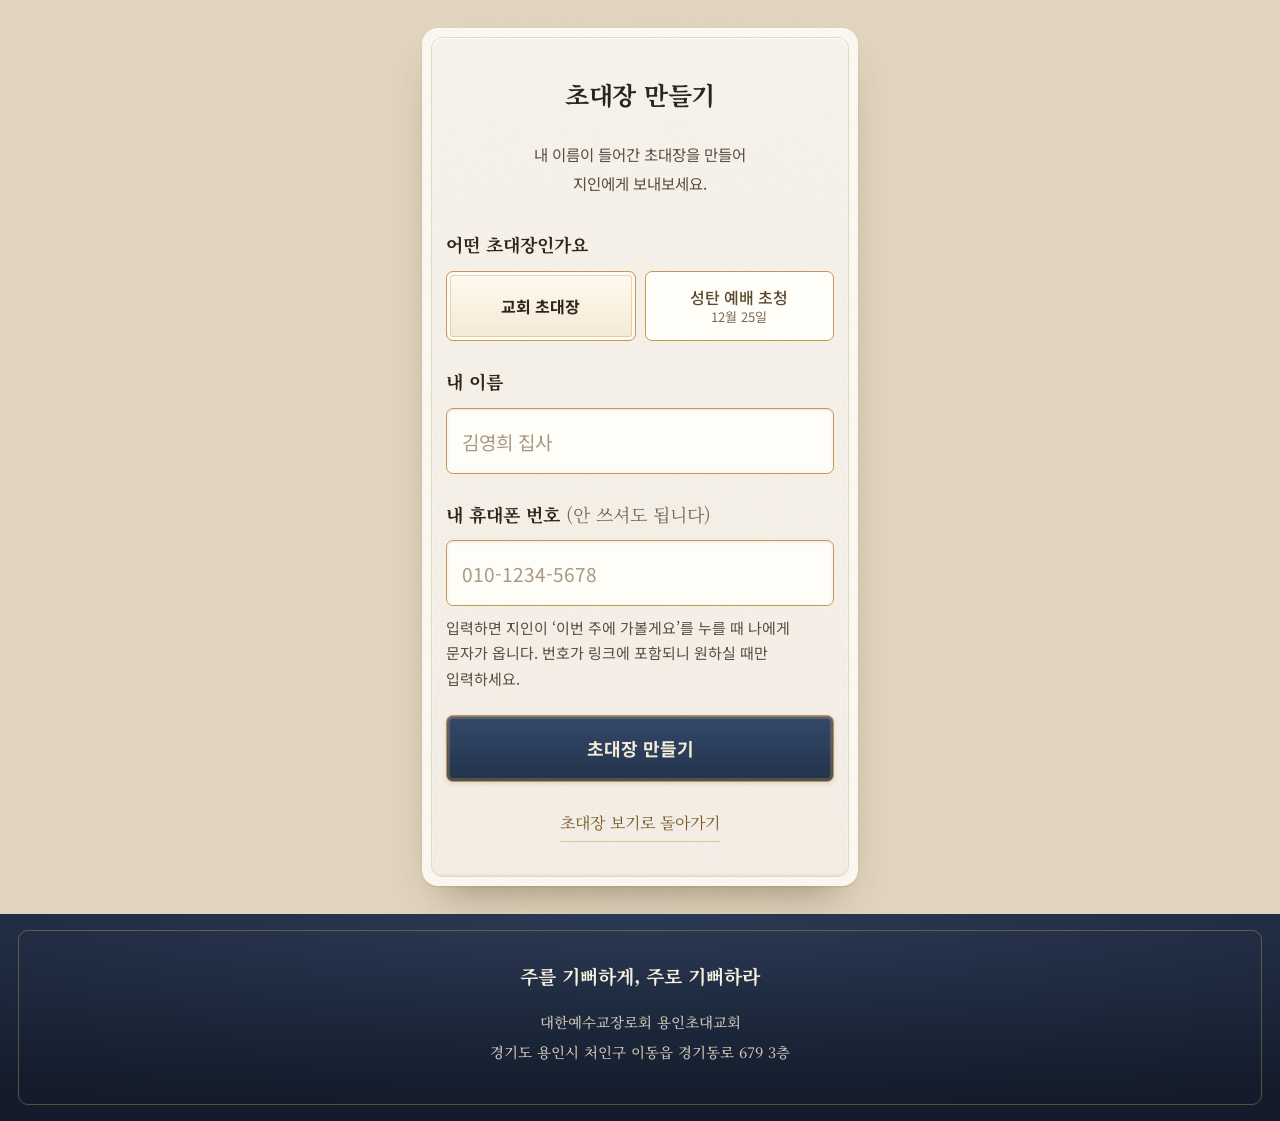
<file: invite.html>
<!DOCTYPE html>
<html lang="ko">
<head>
<meta charset="UTF-8">
<meta name="viewport" content="width=device-width, initial-scale=1, viewport-fit=cover">
<title>초대장 만들기 · 용인초대교회</title>
<meta name="description" content="이름만 적으면 '○○○님이 당신을 초대합니다'가 뜨는 나만의 초대장이 만들어집니다. 용인초대교회 성도님용.">

<!-- 카카오톡 공유 미리보기 -->
<link rel="canonical" href="https://mgy800712-bot.github.io/yongin-chodae-church/invite.html">
<meta property="og:url" content="https://mgy800712-bot.github.io/yongin-chodae-church/invite.html">
<meta property="og:type" content="website">
<meta property="og:site_name" content="대한예수교장로회 용인초대교회">
<meta property="og:title" content="내 이름으로 초대장 보내기 · 성도님용">
<meta property="og:description" content="이름만 적으면 '○○○님이 당신을 초대합니다'가 뜨는 나만의 초대장이 만들어집니다.">
<meta property="og:image" content="https://mgy800712-bot.github.io/yongin-chodae-church/assets/img/og-invite.jpg?v=1">
<meta property="og:image:width" content="1200">
<meta property="og:image:height" content="630">
<meta property="og:locale" content="ko_KR">
<meta name="twitter:card" content="summary_large_image">
<link rel="preconnect" href="https://fonts.googleapis.com">
<link rel="preconnect" href="https://fonts.gstatic.com" crossorigin>
<link href="https://fonts.googleapis.com/css2?family=Noto+Sans+KR:wght@400;500;700&family=Noto+Serif+KR:wght@500;600;700&display=swap" rel="stylesheet">
<link rel="stylesheet" href="assets/invite.css">
</head>
<body>

<div class="wrap">

<section class="sheet">
  <h2>초대장 만들기</h2>
  <p class="note" style="margin-top:0;margin-bottom:30px">
    내 이름이 들어간 초대장을 만들어<br>지인에게 보내보세요.
  </p>

  <div class="fld">
    <label>어떤 초대장인가요</label>
    <div class="pick">
      <button type="button" class="on" data-p="" id="pBasic">교회 초대장</button>
      <button type="button" data-p="christmas.html" id="pXmas">성탄 예배 초청<b style="display:block;font-size:13px;font-weight:400;color:#7a6a55">12월 25일</b></button>
    </div>
  </div>

  <div class="fld">
    <label for="nm">내 이름</label>
    <input id="nm" type="text" inputmode="text" autocomplete="name" maxlength="20" placeholder="김영희 집사">
  </div>

  <div class="fld">
    <label for="tl">내 휴대폰 번호 <span style="font-weight:400;color:#7a6a55">(안 쓰셔도 됩니다)</span></label>
    <input id="tl" type="tel" inputmode="numeric" autocomplete="tel" maxlength="20" placeholder="010-1234-5678">
    <p class="help">입력하면 지인이 ‘이번 주에 가볼게요’를 누를 때 나에게 문자가 옵니다.
      번호가 링크에 포함되니 원하실 때만 입력하세요.</p>
  </div>

  <div class="cta">
    <button class="call" id="make" type="button">초대장 만들기</button>
  </div>

  <div class="out" id="out" hidden>
    <p class="note" style="margin-top:0">아래 초대장이 만들어졌습니다.</p>
    <p class="linkbox" id="link"></p>
    <div class="cta" style="margin-top:16px">
      <button id="send" type="button">카톡으로 보내기</button>
    </div>
    <p class="note" id="sent" hidden style="font-weight:700;color:#7a5a2c"></p>
    <ol class="guide" id="guide" hidden>
      <li>왼쪽 위 <b>✕</b> 를 눌러 카톡으로 돌아가세요.</li>
      <li>초대장을 보낼 <b>대화방</b>을 여세요.</li>
      <li>글 쓰는 칸을 <b>길게 눌러</b> ‘붙여넣기’를 누르세요.</li>
    </ol>

    <div class="msgs" id="msgsBasic">
      <h3>함께 보낼 문구</h3>
      <button class="msg" type="button" data-t="내가 다니는 교회야. 시간 날 때 한번 봐줘 :)"><span>내가 다니는 교회야.<br>시간 날 때 한번 봐줘 :)</span><em>복사</em></button>
      <button class="msg" type="button" data-t="요즘 생각나서 보내요. 우리 교회 소개 페이지예요."><span>요즘 생각나서 보내요.<br>우리 교회 소개 페이지예요.</span><em>복사</em></button>
      <button class="msg" type="button" data-t="이번 주일에 같이 가볼래요? 교회가 어떤 곳인지 먼저 한번 보세요."><span>이번 주일에 같이 가볼래요?<br>교회가 어떤 곳인지 먼저 한번 보세요.</span><em>복사</em></button>
      <p class="note" style="margin-top:4px">문구를 누르면 글만 복사됩니다.<br>초대장을 보낸 뒤 대화방에 붙여넣어 주세요.</p>
    </div>

    <div class="msgs" id="msgsXmas" hidden>
      <h3>함께 보낼 문구</h3>
      <button class="msg" type="button" data-t="올해 성탄은 우리 교회에서 같이 보낼래? 12월 25일이야."><span>올해 성탄은 우리 교회에서<br>같이 보낼래? 12월 25일이야.</span><em>복사</em></button>
      <button class="msg" type="button" data-t="성탄 예배에 초대하고 싶어서 보내요. 편하게 한번 와 보세요."><span>성탄 예배에 초대하고 싶어서 보내요.<br>편하게 한번 와 보세요.</span><em>복사</em></button>
      <button class="msg" type="button" data-t="그날 아이들 공연도 있고 점심도 같이 먹어요. 같이 가요 :)"><span>그날 아이들 공연도 있고<br>점심도 같이 먹어요. 같이 가요 :)</span><em>복사</em></button>
      <p class="note" style="margin-top:4px">문구를 누르면 글만 복사됩니다.<br>초대장을 보낸 뒤 대화방에 붙여넣어 주세요.</p>
    </div>
  </div>

  <a class="back" href="index.html">초대장 보기로 돌아가기</a>
</section>

</div>

<footer>
  <div class="motto">주를 기뻐하게, 주로 기뻐하라</div>
  <p>
    대한예수교장로회 용인초대교회<br>
    경기도 용인시 처인구 이동읍 경기동로 679 3층
  </p>
</footer>

<script>
/* ─────────────────────────────────────────────────────────────
   카카오톡 공유 — 아래 따옴표 안에 카카오 JavaScript 키를 넣으면
   '카톡으로 보내기' 가 진짜 카톡 공유창(친구 고르기)을 엽니다.

   developers.kakao.com → 내 애플리케이션 → 앱 키 → JavaScript 키
   같은 곳 [앱 설정 > 플랫폼 > Web] 에 아래 주소를 등록해야 합니다.
     https://mgy800712-bot.github.io

   키가 비어 있으면 지금처럼 복사 방식으로 동작합니다.
   ───────────────────────────────────────────────────────────── */
var KAKAO_KEY = '3b69adad3846c8371c0781e723a9e45a';   // '용인초대교회 웹' 키 — JS SDK 도메인 등록됨

var $ = function (id) { return document.getElementById(id); };
var nm = $('nm'), tl = $('tl'), out = $('out'), link = $('link'), sent = $('sent');
var guide = $('guide'), url = '', who = '', kakaoOn = false;
var page = '';   // '' 는 교회 초대장, 'christmas.html' 은 성탄 초청

// 초대장 종류 — 고르면 주소와 함께 보낼 문구가 같이 바뀐다
var picks = document.querySelectorAll('.pick button');
for (var pi = 0; pi < picks.length; pi++) picks[pi].onclick = function (e) {
  for (var i = 0; i < picks.length; i++) picks[i].classList.remove('on');
  e.currentTarget.classList.add('on');
  page = e.currentTarget.dataset.p;
  $('msgsBasic').hidden = !!page;
  $('msgsXmas').hidden = !page;
  if (url) $('make').click();   // 이미 만든 링크가 있으면 새 주소로 다시 만든다
};

// 카카오 키가 있으면 SDK 를 불러 둔다. 없거나 실패하면 그냥 전처럼 동작한다.
if (KAKAO_KEY) {
  var ks = document.createElement('script');
  ks.src = 'https://t1.kakaocdn.net/kakao_js_sdk/2.7.2/kakao.min.js';
  ks.crossOrigin = 'anonymous';
  ks.onload = function () {
    try {
      if (!Kakao.isInitialized()) Kakao.init(KAKAO_KEY);
      kakaoOn = true;
      $('send').textContent = '카톡으로 보내기';
    } catch (_) {}
  };
  document.head.appendChild(ks);
}

// 공유 기능이 없는 곳에서는 지킬 수 있는 약속만 한다
if (!KAKAO_KEY && !navigator.share) $('send').textContent = '초대장 주소 복사하기';

// 지난번에 적은 이름·번호를 다시 꺼내 둔다 (저장이 막힌 브라우저에서도 그냥 동작한다)
try {
  nm.value = localStorage.getItem('inv-name') || '';
  tl.value = localStorage.getItem('inv-tel') || '';
} catch (_) {}

// 복사 — 클립보드가 막힌 인앱 브라우저를 위해 옛 방식도 준비한다
async function copy(text) {
  try { await navigator.clipboard.writeText(text); return true; } catch (_) {}
  try {
    var t = document.createElement('textarea');
    t.value = text;
    t.setAttribute('readonly', '');
    t.style.cssText = 'position:fixed;top:0;left:0;opacity:0';
    document.body.appendChild(t);
    t.select();
    t.setSelectionRange(0, t.value.length);
    var ok = document.execCommand('copy');
    t.remove();
    return ok;
  } catch (_) { return false; }
}

function say(msg) {
  sent.textContent = msg;
  sent.hidden = false;
}

$('make').onclick = function () {
  var name = nm.value.replace(/\s+/g, ' ').trim().slice(0, 20);
  var tel = tl.value.replace(/\D/g, '').slice(0, 15);
  if (!name) { alert('이름을 먼저 적어 주세요.'); nm.focus(); return; }

  try {
    localStorage.setItem('inv-name', name);
    localStorage.setItem('inv-tel', tl.value);
  } catch (_) {}

  // 이 페이지가 놓인 폴더 주소가 곧 초대장 주소다
  var base = location.href.split(/[?#]/)[0].replace(/invite\.html$/, '');
  url = base + page + '?from=' + encodeURIComponent(name) + (tel ? '&tel=' + tel : '');
  who = name;
  link.textContent = decodeURI(url);   // 보기엔 한글 그대로, 복사·공유는 주소용으로 변환된 url 을 쓴다
  out.hidden = false;
  sent.hidden = true;
  guide.hidden = true;
  out.scrollIntoView({ behavior: 'smooth', block: 'center' });
};

$('send').onclick = async function () {
  if (!url) return;

  // 1) 카카오톡 공유 — 카톡 안에서도 열리고, 카드에 보내는 분 이름이 찍힌다
  if (kakaoOn) {
    try {
      Kakao.Share.sendDefault({
        objectType: 'feed',
        content: {
          title: who + (page ? '님이 성탄 예배에 초대합니다' : '님이 당신을 초대합니다'),
          description: page ? '12월 25일 금요일 오전 11시 · 처음 오셔도 괜찮습니다'
            : '용인초대교회 · 주일 낮 예배 오전 11시',
          imageUrl: location.origin + location.pathname.replace(/invite\.html$/, '') +
            (page ? 'assets/img/og-christmas.jpg' : 'assets/img/og.jpg'),
          link: { mobileWebUrl: url, webUrl: url }
        },
        buttons: [{ title: '초대장 열어보기', link: { mobileWebUrl: url, webUrl: url } }]
      });
      return;
    } catch (_) { /* 실패하면 아래 방법으로 내려간다 */ }
  }

  // 2) 휴대폰 기본 공유창
  try {
    if (navigator.share) {
      await navigator.share({ title: '용인초대교회에 초대합니다', text: '주를 기뻐하게, 주로 기뻐하라', url: url });
      return;
    }
  } catch (e) {
    if (e && e.name === 'AbortError') return;   // 사용자가 공유창을 닫았을 뿐이다
  }
  // 공유를 못 쓰는 브라우저이거나 실패했을 때 — 주소를 복사하고 다음 할 일을 알려 드린다
  if (await copy(url)) {
    say('초대장 주소가 복사되었습니다.');
    guide.hidden = false;
  } else {
    say('아래 주소를 손가락으로 길게 눌러 복사해 주세요.');
    guide.hidden = true;
  }
};

var msgs = document.querySelectorAll('.msg');
for (var i = 0; i < msgs.length; i++) msgs[i].onclick = async function (e) {
  var b = e.currentTarget, em = b.querySelector('em');
  var ok = await copy(b.dataset.t);
  em.textContent = ok ? '복사됨' : '실패';
  setTimeout(function () { em.textContent = '복사'; }, 1600);
};
</script>
</body>
</html>
</file>
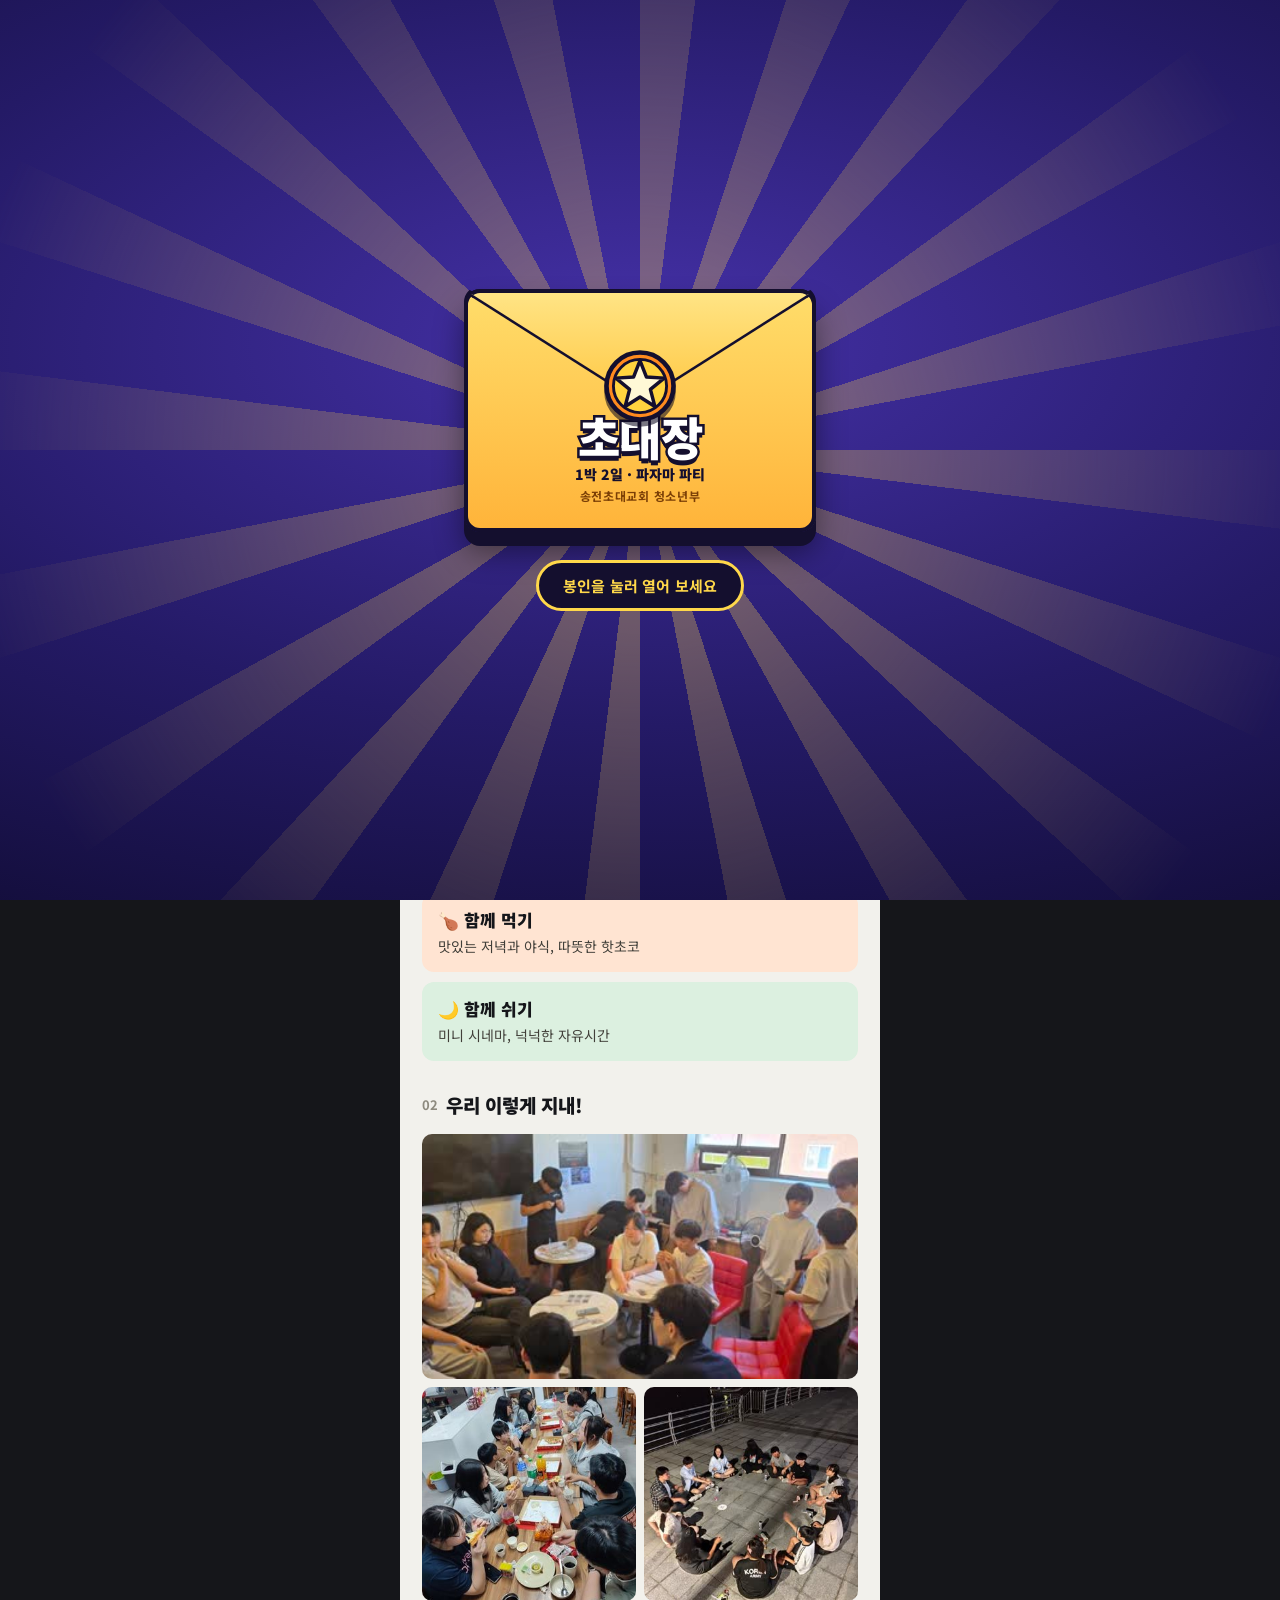
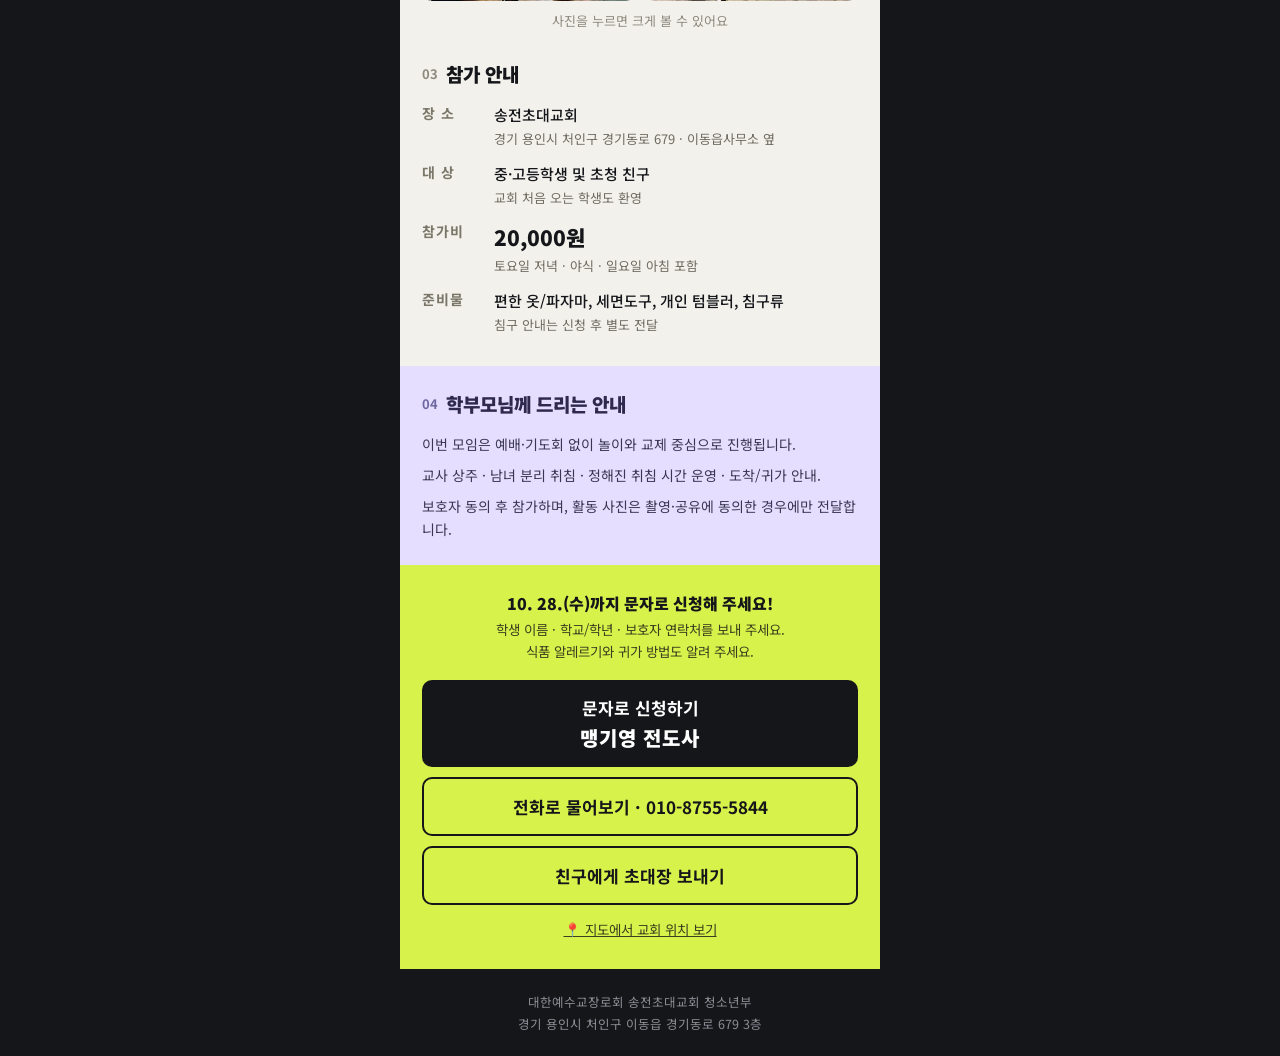
<file: pajama.html>
<!DOCTYPE html>
<html lang="ko">
<head>
<meta charset="UTF-8">
<meta name="viewport" content="width=device-width, initial-scale=1, viewport-fit=cover">
<title>청소년 파자마 파티 · 송전초대교회 청소년부</title>
<meta name="description" content="2026.10.31(토) 오후 4시 → 11.1(일) 오후 2시 · 1박 2일 · 중·고등학생과 초청 친구">
<meta property="og:url" content="https://mgy800712-bot.github.io/yongin-chodae-church/pajama.html">
<meta property="og:type" content="website">
<meta property="og:site_name" content="송전초대교회 청소년부">
<meta property="og:title" content="청소년 파자마 파티 · 1박 2일">
<meta property="og:description" content="10.31(토) 오후 4시 → 11.1(일) 오후 2시 · 송전초대교회 · 중·고등학생과 초청 친구">
<meta property="og:image" content="https://mgy800712-bot.github.io/yongin-chodae-church/assets/img/og-pajama.jpg?v=1">
<meta property="og:image:width" content="1200">
<meta property="og:image:height" content="630">
<meta property="og:image:alt" content="청소년 파자마 파티 · 1박 2일 10.31~11.01">
<meta property="og:locale" content="ko_KR">
<meta name="twitter:card" content="summary_large_image">
<meta name="twitter:title" content="청소년 파자마 파티 · 1박 2일">
<meta name="twitter:description" content="10.31(토) 오후 4시 → 11.1(일) 오후 2시 · 송전초대교회">
<meta name="twitter:image" content="https://mgy800712-bot.github.io/yongin-chodae-church/assets/img/og-pajama.jpg?v=1">
<link rel="canonical" href="https://mgy800712-bot.github.io/yongin-chodae-church/pajama.html">
<link rel="preconnect" href="https://fonts.googleapis.com">
<link rel="preconnect" href="https://fonts.gstatic.com" crossorigin>
<link href="https://fonts.googleapis.com/css2?family=Noto+Sans+KR:wght@400;500;700;900&display=swap" rel="stylesheet">
<style>
  :root{
    --ink:#15161a; --lime:#d7f24a; --paper:#f2f1ec; --line:#dedbd2;
    --violet:#e5deff; --peach:#ffe4d2; --mint:#dcf0e0;
  }
  *{box-sizing:border-box}
  html,body{margin:0}
  body{
    background:var(--ink); color:#15161a;
    font-family:"Noto Sans KR",system-ui,sans-serif;
    -webkit-text-size-adjust:100%;
  }
  .wrap{max-width:480px;margin:0 auto;background:var(--paper)}

  /* 헤드 */
  .hero{background:var(--ink);color:#fff;padding:26px 22px 28px}
  .brand{display:flex;justify-content:space-between;align-items:center;
    font-size:12px;letter-spacing:.04em;font-weight:700;
    border-bottom:1px solid #35363c;padding-bottom:14px;padding-right:46px}
  .brand span{color:var(--lime);letter-spacing:.14em}
  .tag{display:inline-block;margin:22px 0 14px;background:var(--lime);color:#15161a;
    font-weight:700;font-size:13px;padding:6px 12px;border-radius:4px}
  h1{margin:0;font-weight:900;font-size:clamp(40px,13vw,56px);line-height:1.02;letter-spacing:-.02em}
  h1 b{display:block;color:var(--lime)}
  .when{margin-top:22px;padding-top:18px;border-top:2px solid var(--lime)}
  .when small{display:block;font-size:13px;color:#b9bac0}
  .when strong{display:block;font-weight:900;font-size:clamp(30px,9.5vw,40px);letter-spacing:-.01em;margin:4px 0 10px}
  .when strong i{font-style:normal;color:var(--lime)}
  .when p{margin:0;font-size:15px;line-height:1.6}
  .when p b{color:var(--lime)}
  .photo{display:block;width:100%;margin-top:22px;border-radius:10px;
    border:3px solid var(--lime);opacity:0;transform:translateY(16px)}

  /* 갤러리 */
  .gallery{display:grid;grid-template-columns:1fr 1fr;gap:8px}
  .gallery figure{margin:0;overflow:hidden;border-radius:10px;background:#dedbd2;
    aspect-ratio:1/1;cursor:zoom-in}
  .gallery figure:first-child{grid-column:1/-1;aspect-ratio:16/9}
  .gallery img{width:100%;height:100%;object-fit:cover;display:block;
    transition:transform .5s ease}
  .gallery figure:active img{transform:scale(1.06)}
  .ghint{margin:10px 0 0;font-size:13px;color:#8d8a7e;text-align:center}

  /* 사진 크게 보기 */
  #box{position:fixed;inset:0;z-index:50;background:rgba(10,10,12,.94);
    display:flex;align-items:center;justify-content:center;padding:16px;
    opacity:0;pointer-events:none;transition:opacity .22s ease;cursor:zoom-out}
  #box.on{opacity:1;pointer-events:auto}
  #box[hidden]{display:none}
  #box img{max-width:100%;max-height:100%;border-radius:8px;
    transform:scale(.94);transition:transform .22s ease}
  #box.on img{transform:scale(1)}

  /* 본문 */
  section{padding:30px 22px}
  h2{display:flex;align-items:center;gap:8px;margin:0 0 16px;font-size:19px;font-weight:900}
  h2 em{font-style:normal;color:#8d8a7e;font-size:13px;font-weight:700}

  .cards{display:grid;gap:10px}
  .card{border-radius:12px;padding:14px 16px}
  .card:nth-child(1){background:var(--violet)}
  .card:nth-child(2){background:var(--peach)}
  .card:nth-child(3){background:var(--mint)}
  .card b{display:block;font-size:17px;font-weight:900;margin-bottom:4px}
  .card p{margin:0;font-size:14px;line-height:1.55;color:#413f39}

  dl{margin:0;display:grid;grid-template-columns:62px 1fr;gap:12px 10px}
  dt{font-size:14px;font-weight:700;color:#7a7768;letter-spacing:.06em}
  dd{margin:0;font-size:15px;line-height:1.6;font-weight:500}
  dd small{display:block;font-size:13px;font-weight:400;color:#6f6c61;margin-top:2px}
  dd .big{font-size:21px;font-weight:900}

  .parents{background:var(--violet);padding:24px 22px}
  .parents p{margin:0 0 8px;font-size:14px;line-height:1.65;color:#3b3752}
  .parents p:last-child{margin-bottom:0}

  /* 신청 */
  .apply{background:var(--lime);padding:26px 22px 30px;text-align:center}
  .apply .dday{font-size:16px;font-weight:900;margin:0 0 4px}
  .apply .sub{margin:0 0 18px;font-size:13.5px;line-height:1.6;color:#3c3f1f}
  .btn{display:block;background:var(--ink);color:#fff;text-decoration:none;
    border-radius:10px;padding:15px;font-size:17px;font-weight:700;margin-bottom:10px}
  .btn b{display:block;font-size:20px;font-weight:900;letter-spacing:.04em;margin-top:3px}
  .btn.ghost{background:transparent;color:#15161a;border:2px solid #15161a;margin-bottom:0}
  #share{margin-top:10px;cursor:pointer}
  .map{display:block;margin-top:14px;font-size:13.5px;color:#3c3f1f}

  footer{background:var(--ink);color:#8c8e96;text-align:center;
    padding:22px;font-size:12.5px;line-height:1.7}

  /* 배경음악 단추 */
  .bgm{position:fixed;top:12px;left:50%;transform:translateX(calc(-50% + 192px));z-index:40;
    width:38px;height:38px;border-radius:50%;border:1px solid #3a3b42;
    background:rgba(21,22,26,.8);backdrop-filter:blur(6px);
    color:var(--lime);cursor:pointer;display:grid;place-items:center;padding:0}
  @media(max-width:500px){.bgm{left:auto;right:12px;transform:none}}
  .bgm svg{width:17px;height:17px}
  .bgm .bar{animation:eq .9s ease-in-out infinite;transform-origin:center bottom}
  .bgm .bar:nth-child(2){animation-delay:.15s}
  .bgm .bar:nth-child(3){animation-delay:.3s}
  .bgm.off .bar{animation:none;opacity:.4}
  @keyframes eq{0%,100%{transform:scaleY(.4)}50%{transform:scaleY(1)}}
  .bgm.waiting{animation:ring 1.8s ease-out infinite}
  @keyframes ring{0%{box-shadow:0 0 0 0 rgba(215,242,74,.5)}
    70%{box-shadow:0 0 0 12px rgba(215,242,74,0)}100%{box-shadow:0 0 0 0 rgba(215,242,74,0)}}

  /* ── 움직임 ── */
  /* 첫 화면: 위에서부터 차례로 올라오기 */
  .rise{opacity:0;transform:translateY(16px);
    animation:rise .62s cubic-bezier(.2,.7,.3,1) forwards}
  .hero .tag{animation-delay:.05s}
  .hero h1{animation-delay:.14s}
  .hero .when{animation-delay:.26s}
  @keyframes rise{to{opacity:1;transform:none}}

  /* 스크롤하면 나타나기 */
  .in{opacity:0;transform:translateY(20px);
    transition:opacity .6s ease,transform .6s cubic-bezier(.2,.7,.3,1)}
  .in.show{opacity:1;transform:none}
  .cards .card:nth-child(2){transition-delay:.09s}
  .cards .card:nth-child(3){transition-delay:.18s}

  /* 히어로 사진 천천히 확대 */
  .photo{animation:rise .62s cubic-bezier(.2,.7,.3,1) .38s forwards,
                   pan 24s ease-in-out 1.2s infinite alternate}
  @keyframes pan{to{transform:scale(1.05)}}

  /* 누르는 느낌 */
  .btn,.card,.map{transition:transform .14s ease,box-shadow .2s ease}
  .btn:active,.map:active{transform:scale(.97)}
  .card:active{transform:translateY(-3px)}

  /* 신청 버튼 위로 지나가는 빛 */
  .btn:not(.ghost){position:relative;overflow:hidden}
  .btn:not(.ghost)::after{content:"";position:absolute;top:0;left:-60%;
    width:45%;height:100%;transform:skewX(-20deg);
    background:linear-gradient(90deg,transparent,rgba(215,242,74,.45),transparent);
    animation:sweep 3.4s ease-in-out infinite}
  @keyframes sweep{0%,55%{left:-60%}100%{left:130%}}

  /* 마감 문구 숨쉬기 */
  .dday{animation:beat 2.4s ease-in-out infinite}
  @keyframes beat{50%{transform:scale(1.04)}}

  @media (prefers-reduced-motion:reduce){
    .rise,.photo,.dday,.btn::after,.bgm,.bgm .bar{animation:none!important}
    .rise,.in{opacity:1!important;transform:none!important}
    .in{transition:none}
  }

  /* ── 봉투 ── 봉인을 떼면 음악이 풀린다 (배틀 게임풍 두꺼운 외곽선) */
  .stage{display:none}
  .js .stage{position:fixed;inset:0;z-index:80;display:grid;place-items:center;align-content:center;gap:28px;
    background:radial-gradient(120% 82% at 50% 38%,#4531a8 0%,#241a66 52%,#0e0a2e 100%);
    cursor:pointer;-webkit-user-select:none;user-select:none;overflow:hidden;
    transition:opacity .9s cubic-bezier(.4,0,.2,1),visibility 0s linear .9s}
  .js:not(.opened) body{overflow:hidden}
  .js:not(.opened) .bgm{display:none}
  .js:not(.opened) .rise,.js:not(.opened) .photo{animation-play-state:paused}
  .opened .stage{opacity:0;visibility:hidden;pointer-events:none}

  /* 뒤에서 도는 빛살 */
  .rays{position:absolute;width:150vmax;height:150vmax;z-index:0;opacity:.3;pointer-events:none;
    background:repeating-conic-gradient(from 0deg,#ffd84a 0deg 7deg,transparent 7deg 18deg);
    -webkit-mask-image:radial-gradient(closest-side,#000 18%,transparent 72%);
            mask-image:radial-gradient(closest-side,#000 18%,transparent 72%);
    animation:spin 34s linear infinite}
  @keyframes spin{to{transform:rotate(360deg)}}
  .opened .rays{animation:none;opacity:0;transition:opacity .5s}

  .env{position:relative;z-index:1;width:min(86vw,352px);aspect-ratio:1.45;perspective:1000px;
    animation:bob 3.2s ease-in-out infinite}
  @keyframes bob{0%,100%{transform:translateY(0) rotate(-.6deg)}50%{transform:translateY(-9px) rotate(.6deg)}}

  /* 자른 면(clip-path)은 테두리가 잘리므로, 바깥 상자에 그림자를 줘서 V 선을 그린다 */
  .env-back,.env-front,.env-flap,.env-text{position:absolute}
  .env-back{inset:0;border:4px solid #140f2e;border-radius:16px;
    background:linear-gradient(#ffcf3a,#f59a1b);
    box-shadow:inset 0 -12px 0 rgba(120,56,0,.3), 0 14px 0 #140f2e, 0 20px 30px rgba(0,0,0,.45)}
  .env-front{inset:0;z-index:3;filter:drop-shadow(0 -3px 0 #140f2e)}
  .env-front > i{position:absolute;inset:0;border:4px solid #140f2e;border-radius:16px;
    background:linear-gradient(#ffdd6a,#ffb43a);
    clip-path:polygon(0 0,50% 46%,100% 0,100% 100%,0 100%)}
  .env-text{inset:0;z-index:4;display:flex;flex-direction:column;align-items:center;
    justify-content:flex-end;padding:0 16px 8%;text-align:center;gap:3px}
  .env-title{margin:0;font-size:clamp(34px,10vw,46px);font-weight:900;line-height:1;color:#fff;
    letter-spacing:-.02em;-webkit-text-stroke:5px #140f2e;paint-order:stroke fill;
    text-shadow:0 5px 0 #140f2e}
  .env-sub{margin:2px 0 0;font-size:14px;font-weight:900;color:#140f2e}
  .env-kicker{margin:0;font-size:12px;font-weight:700;color:#7b3f06;letter-spacing:.06em}

  /* 윗덮개 */
  .env-flap{left:0;right:0;top:0;height:50%;z-index:5;
    filter:drop-shadow(0 3px 0 #140f2e);
    transform-origin:top;transform-style:preserve-3d;
    transition:transform .72s cubic-bezier(.55,0,.25,1)}
  .env-flap > i{position:absolute;inset:0;border:4px solid #140f2e;border-radius:16px 16px 0 0;
    background:linear-gradient(#ffe485,#ffc63f);
    clip-path:polygon(0 0,100% 0,50% 92%)}
  .env.open .env-flap{transform:rotateX(178deg)}

  /* 봉인 — 별 배지 */
  .seal{position:absolute;z-index:6;left:50%;top:40%;width:74px;height:74px;margin:-37px 0 0 -37px;
    animation:sealbeat 1.5s ease-in-out .6s infinite}
  .seal svg{width:100%;height:100%;display:block;filter:drop-shadow(0 5px 0 rgba(10,6,30,.55))}
  .seal::before{content:'';position:absolute;inset:-4px;border-radius:50%;
    border:3px solid rgba(255,230,120,.95);opacity:0;animation:sealring 1.5s ease-out .6s infinite}
  @keyframes sealring{0%{transform:scale(.9);opacity:.95}100%{transform:scale(1.85);opacity:0}}
  @keyframes sealbeat{0%,100%{transform:scale(1) rotate(-4deg)}50%{transform:scale(1.09) rotate(4deg)}}
  .env.open .seal{animation:sealpop .5s cubic-bezier(.3,-.6,.6,1) forwards}
  .env.open .seal::before{animation:none;opacity:0}
  @keyframes sealpop{40%{transform:translateY(-34px) scale(1.25) rotate(-18deg);opacity:1}
    100%{transform:translateY(34px) scale(.5) rotate(-50deg);opacity:0}}

  .env-hint{position:relative;z-index:1;margin:0;padding:12px 24px;border-radius:999px;
    background:#140f2e;border:3px solid #ffd84a;color:#ffd84a;
    font-size:15px;font-weight:700;letter-spacing:.01em;
    animation:hintbob 2.2s ease-in-out infinite}
  @keyframes hintbob{0%,100%{transform:translateY(0)}50%{transform:translateY(-5px)}}
  .opened .env-hint{animation:none;opacity:0;transition:opacity .3s}

  @media (prefers-reduced-motion:reduce){
    .rays,.env,.seal,.seal::before,.env-hint{animation:none!important}
  }
</style>
<script>document.documentElement.className='js';</script>
</head>
<body>

<div class="stage" id="stage" role="button" tabindex="0" aria-label="초대장 열기">
  <div class="rays" aria-hidden="true"></div>
  <div class="env" id="env">
    <div class="env-back"></div>
    <div class="env-front"><i></i></div>
    <div class="env-text">
      <p class="env-title">초대장</p>
      <p class="env-sub">1박 2일 · 파자마 파티</p>
      <p class="env-kicker">송전초대교회 청소년부</p>
    </div>
    <div class="env-flap" id="envFlap"><i></i></div>
    <span class="seal" aria-hidden="true">
      <svg viewBox="0 0 64 64">
        <circle cx="32" cy="32" r="29" fill="#ff8a1e" stroke="#140f2e" stroke-width="4"/>
        <circle cx="32" cy="32" r="23" fill="#ffd33f" stroke="#140f2e" stroke-width="2.5"/>
        <polygon points="32,10 37.6,24.3 52.9,25.2 41,34.9 44.9,49.8 32,41.5 19.1,49.8 23,34.9 11.1,25.2 26.4,24.3"
                 fill="#fff8d6" stroke="#140f2e" stroke-width="3" stroke-linejoin="round"/>
      </svg>
    </span>
  </div>
  <p class="env-hint">봉인을 눌러 열어 보세요</p>
</div>

<button class="bgm off" id="bgm" aria-label="배경음악 켜기/끄기">
  <svg viewBox="0 0 24 24" fill="currentColor">
    <rect class="bar" x="4" y="7" width="3" height="10" rx="1.5"/>
    <rect class="bar" x="10.5" y="4" width="3" height="16" rx="1.5"/>
    <rect class="bar" x="17" y="7" width="3" height="10" rx="1.5"/>
  </svg>
</button>
<audio id="au" src="assets/audio/pajama.mp4" loop playsinline preload="auto"></audio>
<div class="wrap">

  <header class="hero">
    <div class="brand">송전초대교회 청소년부 <span>2026 YOUTH NIGHT</span></div>

    <p class="tag rise">1박 2일 · 10.31 — 11.01</p>
    <h1 class="rise">청소년<b>파자마<br>파티</b></h1>

    <div class="when rise">
      <small>토요일부터 일요일까지, 1박 2일</small>
      <strong>10.31 <i>→</i> 11.01</strong>
      <p><b>2026. 10. 31. 토 오후 4시</b><br>→ 11. 1. 일 오후 2시</p>
    </div>

    <img class="photo" src="assets/img/youth-cafe.jpg" alt="청소년부 아이들이 교회 카페에 모여 있는 모습">
  </header>

  <section>
    <h2 class="in"><em>01</em> 이런 밤이 기다리고 있어!</h2>
    <div class="cards">
      <div class="card in"><b>🎮 함께 놀기</b><p>모바일 팀게임, 보드게임, 협동 미션</p></div>
      <div class="card in"><b>🍗 함께 먹기</b><p>맛있는 저녁과 야식, 따뜻한 핫초코</p></div>
      <div class="card in"><b>🌙 함께 쉬기</b><p>미니 시네마, 넉넉한 자유시간</p></div>
    </div>
  </section>

  <section style="padding-top:0">
    <h2 class="in"><em>02</em> 우리 이렇게 지내!</h2>
    <div class="gallery in">
      <figure><img src="assets/img/t/youth-cafe.jpg" data-full="assets/img/youth-cafe.jpg" alt="교회 카페에 모여 보드게임 하는 모습" loading="lazy" decoding="async"></figure>
      <figure><img src="assets/img/t/youth-pizza.jpg" data-full="assets/img/youth-pizza.jpg" alt="다 같이 피자 먹는 모습" loading="lazy" decoding="async"></figure>
      <figure><img src="assets/img/t/youth-outdoor.jpg" data-full="assets/img/youth-outdoor.jpg" alt="야외 모임에서 함께한 모습" loading="lazy" decoding="async"></figure>
    </div>
    <p class="ghint in">사진을 누르면 크게 볼 수 있어요</p>
  </section>

  <section style="padding-top:0">
    <h2 class="in"><em>03</em> 참가 안내</h2>
    <dl class="in">
      <dt>장 소</dt>
      <dd>송전초대교회<small>경기 용인시 처인구 경기동로 679 · 이동읍사무소 옆</small></dd>

      <dt>대 상</dt>
      <dd>중·고등학생 및 초청 친구<small>교회 처음 오는 학생도 환영</small></dd>

      <dt>참가비</dt>
      <dd><span class="big">20,000원</span><small>토요일 저녁 · 야식 · 일요일 아침 포함</small></dd>

      <dt>준비물</dt>
      <dd>편한 옷/파자마, 세면도구, 개인 텀블러, 침구류<small>침구 안내는 신청 후 별도 전달</small></dd>
    </dl>
  </section>

  <section class="parents">
    <h2 class="in" style="color:#2f2a4d"><em style="color:#6f68a0">04</em> 학부모님께 드리는 안내</h2>
    <p>이번 모임은 예배·기도회 없이 놀이와 교제 중심으로 진행됩니다.</p>
    <p>교사 상주 · 남녀 분리 취침 · 정해진 취침 시간 운영 · 도착/귀가 안내.</p>
    <p>보호자 동의 후 참가하며, 활동 사진은 촬영·공유에 동의한 경우에만 전달합니다.</p>
  </section>

  <section class="apply">
    <p class="dday">10. 28.(수)까지 문자로 신청해 주세요!</p>
    <p class="sub">학생 이름 · 학교/학년 · 보호자 연락처를 보내 주세요.<br>식품 알레르기와 귀가 방법도 알려 주세요.</p>

    <a class="btn" href="sms:01087555844?body=%ED%8C%8C%EC%9E%90%EB%A7%88%20%ED%8C%8C%ED%8B%B0%20%EC%8B%A0%EC%B2%AD%ED%95%A9%EB%8B%88%EB%8B%A4.%0A%ED%95%99%EC%83%9D%20%EC%9D%B4%EB%A6%84%3A%0A%ED%95%99%EA%B5%90%2F%ED%95%99%EB%85%84%3A%0A%EB%B3%B4%ED%98%B8%EC%9E%90%20%EC%97%B0%EB%9D%BD%EC%B2%98%3A%0A%EC%8B%9D%ED%92%88%20%EC%95%8C%EB%A0%88%EB%A5%B4%EA%B8%B0%3A%0A%EA%B7%80%EA%B0%80%20%EB%B0%A9%EB%B2%95%3A">문자로 신청하기<b>맹기영 전도사</b></a>
    <a class="btn ghost" href="tel:01087555844">전화로 물어보기 · 010-8755-5844</a>

    <a class="btn ghost" id="share" role="button" tabindex="0">친구에게 초대장 보내기</a>

    <a class="map" href="https://map.naver.com/p/search/%EA%B2%BD%EA%B8%B0%EB%8F%84%20%EC%9A%A9%EC%9D%B8%EC%8B%9C%20%EC%B2%98%EC%9D%B8%EA%B5%AC%20%EC%9D%B4%EB%8F%99%EC%9D%8D%20%EA%B2%BD%EA%B8%B0%EB%8F%99%EB%A1%9C%20679" target="_blank" rel="noopener">📍 지도에서 교회 위치 보기</a>
  </section>

</div>

<div id="box" hidden><img alt=""></div>

<script>
// 스크롤하면 나타나기
var io = new IntersectionObserver(function(es){
  es.forEach(function(e){ if(e.isIntersecting){ e.target.classList.add('show'); io.unobserve(e.target); } });
}, {rootMargin:'0px 0px -12% 0px'});
document.querySelectorAll('.in').forEach(function(el){ io.observe(el); });

// 사진 크게 보기
var box = document.getElementById('box'), boxImg = box.querySelector('img');
document.querySelectorAll('.gallery img').forEach(function(img){
  img.addEventListener('click', function(){
    boxImg.src = img.dataset.full; boxImg.alt = img.alt;
    box.hidden = false; void box.offsetHeight; box.classList.add('on');
    history.pushState({box:1}, '');   // 뒤로가기로 사진만 닫히게
  });
});
function hide(){ box.classList.remove('on'); setTimeout(function(){ box.hidden = true; }, 240); }
function close_(){ if(history.state && history.state.box) history.back(); else hide(); }
box.addEventListener('click', close_);
addEventListener('popstate', function(){ if(!box.hidden) hide(); });
addEventListener('keydown', function(e){ if(e.key === 'Escape' && !box.hidden) close_(); });

// 배경음악 — 전주 16.36초를 잘라내서 첫 소절부터 바로 나온다
var au = document.getElementById('au'), bgm = document.getElementById('bgm'), userOff = false;
au.volume = 0.6;
function paint(){
  bgm.classList.toggle('off', au.paused);
  bgm.classList.toggle('waiting', au.paused && !userOff);
}
function play(){ au.play().then(paint, paint); }
au.addEventListener('play', paint);
au.addEventListener('pause', paint);

if (!document.getElementById('stage')) play();        // 봉투가 없으면 바로 시도
bgm.addEventListener('click', function(){
  if (au.paused){ userOff = false; play(); } else { userOff = true; au.pause(); }
});
// 자동재생이 막힌 폰 — 화면 아무 데나 닿는 순간 바로 재생
// (이미 울리고 있으면 아무 일도 하지 않으므로 리스너를 그냥 달아 둔다)
function wake(e){
  if (stage && !opened) return;                               // 봉인부터 떼야 한다
  if (e.target.closest && e.target.closest('#bgm')) return;   // 단추는 자기 동작대로
  if (au.paused && !userOff) play();
}
addEventListener('pointerdown', wake, {passive:true});
addEventListener('touchstart', wake, {passive:true});
addEventListener('click', wake);

// 친구에게 보내기 — 기기 공유창(카톡·인스타 DM 등), 없으면 링크 복사
var share = document.getElementById('share');
share.addEventListener('click', function(){
  var url = location.href.split(/[?#]/)[0];
  var data = {title:'청소년 파자마 파티', text:'10.31(토)~11.1(일) 1박 2일 파자마 파티! 같이 가자', url:url};
  if (navigator.share) { navigator.share(data).catch(function(){}); return; }
  var done = function(){ share.textContent = '링크를 복사했어요'; setTimeout(function(){ share.textContent = '친구에게 초대장 보내기'; }, 2200); };
  if (navigator.clipboard) navigator.clipboard.writeText(url).then(done, done); else done();
});

// 봉투 — 봉인을 떼는 그 터치로 음악이 풀린다
var stage = document.getElementById('stage'), env = document.getElementById('env'),
    envFlap = document.getElementById('envFlap'), opened = false;
function openEnv(){
  if (opened) return;
  opened = true;
  play();                                            // 봉인이 풀리는 순간 음악이 시작된다
  env.style.animation = 'none';
  env.classList.add('open');
  setTimeout(function(){ envFlap.style.zIndex = 1; }, 400);   // 덮개가 수직을 지나면 봉투 뒤로 넘어간다
  env.animate([{transform:'none',opacity:1},{transform:'translateY(42%) rotate(4deg)',opacity:0}],
    {duration:620,delay:430,easing:'cubic-bezier(.5,0,.75,0)',fill:'forwards'});
  setTimeout(function(){ document.documentElement.classList.add('opened'); }, 580);
}
if (stage){
  stage.addEventListener('pointerdown', openEnv);
  stage.addEventListener('keydown', function(e){
    if (e.key === 'Enter' || e.key === ' '){ e.preventDefault(); openEnv(); }
  });
}
</script>

<footer>
  대한예수교장로회 송전초대교회 청소년부<br>
  경기 용인시 처인구 이동읍 경기동로 679 3층
</footer>

</body>
</html>
</file>
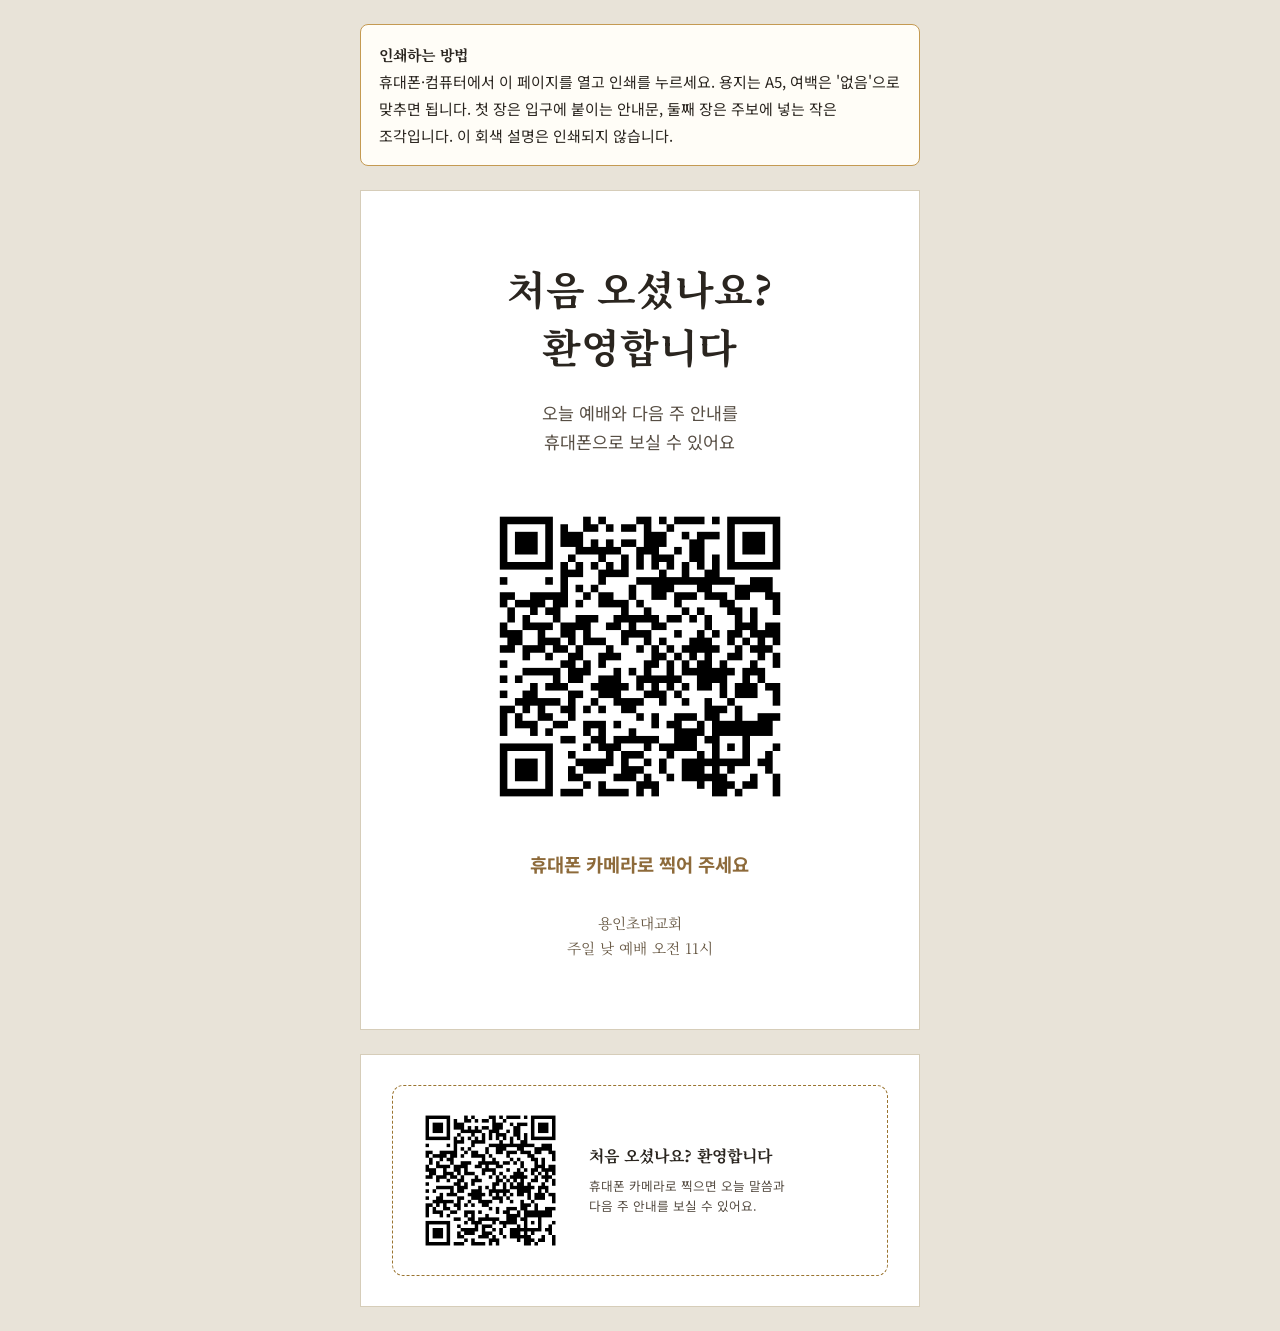
<file: print-qr.html>
<!DOCTYPE html>
<html lang="ko">
<head>
<meta charset="UTF-8">
<meta name="viewport" content="width=device-width, initial-scale=1">
<title>인쇄용 QR · 첫 방문 환영 페이지</title>
<meta name="robots" content="noindex">
<link href="https://fonts.googleapis.com/css2?family=Noto+Sans+KR:wght@400;500;700&family=Noto+Serif+KR:wght@600;700&display=swap" rel="stylesheet">
<style>
  @page{size:A5;margin:0}
  *{box-sizing:border-box;margin:0;padding:0}
  body{background:#e8e3d8;font-family:'Noto Sans KR',system-ui,sans-serif;color:#2a251f;
    word-break:keep-all;-webkit-print-color-adjust:exact;print-color-adjust:exact}
  .tip{max-width:560px;margin:24px auto;padding:16px 18px;border-radius:8px;background:#fffdf7;
    border:1px solid #c49a52;font-size:15px;line-height:1.8}
  .tip b{font-family:'Noto Serif KR',serif}

  /* A5 한 장 — 교회 입구에 붙입니다 */
  .a5{width:min(148mm,100%);margin:0 auto 24px;padding:18mm 14mm;background:#fff;
    display:flex;flex-direction:column;align-items:center;justify-content:center;text-align:center;
    border:1px solid #d6cdb9}
  .a5 h1{font-family:'Noto Serif KR',serif;font-size:30pt;font-weight:700;line-height:1.45}
  .a5 .sub{margin-top:6mm;font-size:13pt;line-height:1.7;color:#574e44}
  .a5 img{width:86mm;height:86mm;margin:10mm 0 8mm}
  .a5 .how{font-size:14pt;font-weight:700;color:#8d6a3a}
  .a5 .foot{margin-top:9mm;font-family:'Noto Serif KR',serif;font-size:11pt;color:#6a5b47;line-height:1.7}

  /* 주보용 작은 조각 — 오려서 주보에 붙이거나 그대로 편집기에 넣으세요 */
  .slip{width:min(148mm,100%);margin:0 auto 24px;padding:8mm;background:#fff;border:1px solid #d6cdb9}
  .slip .box{display:flex;align-items:center;gap:6mm;padding:5mm 6mm;border:1pt dashed #9a7430;border-radius:3mm}
  .slip img{width:40mm;height:40mm;flex:none}
  .slip .t{text-align:left}
  .slip .t b{display:block;font-family:'Noto Serif KR',serif;font-size:12pt;line-height:1.5}
  .slip .t span{display:block;margin-top:2mm;font-size:9.5pt;line-height:1.6;color:#574e44}

  @media print{
    body{background:#fff}
    .tip{display:none}
    .a5{width:148mm;height:210mm}
    .a5,.slip{margin:0;border:0;page-break-after:always}
    .slip{page-break-after:auto}
  }
</style>
</head>
<body>

<p class="tip"><b>인쇄하는 방법</b><br>
휴대폰·컴퓨터에서 이 페이지를 열고 인쇄를 누르세요. 용지는 A5, 여백은 '없음'으로 맞추면 됩니다.
첫 장은 입구에 붙이는 안내문, 둘째 장은 주보에 넣는 작은 조각입니다. 이 회색 설명은 인쇄되지 않습니다.</p>

<!-- 입구용 A5 -->
<section class="a5">
  <h1>처음 오셨나요?<br>환영합니다</h1>
  <p class="sub">오늘 예배와 다음 주 안내를<br>휴대폰으로 보실 수 있어요</p>
  <img src="assets/img/visit-qr.png" alt="첫 방문 환영 페이지 QR코드">
  <p class="how">휴대폰 카메라로 찍어 주세요</p>
  <p class="foot">용인초대교회<br>주일 낮 예배 오전 11시</p>
</section>

<!-- 주보용 작은 조각 -->
<section class="slip">
  <div class="box">
    <img src="assets/img/visit-qr.png" alt="첫 방문 환영 페이지 QR코드">
    <div class="t">
      <b>처음 오셨나요? 환영합니다</b>
      <span>휴대폰 카메라로 찍으면 오늘 말씀과<br>다음 주 안내를 보실 수 있어요.</span>
    </div>
  </div>
</section>

</body>
</html>
</file>
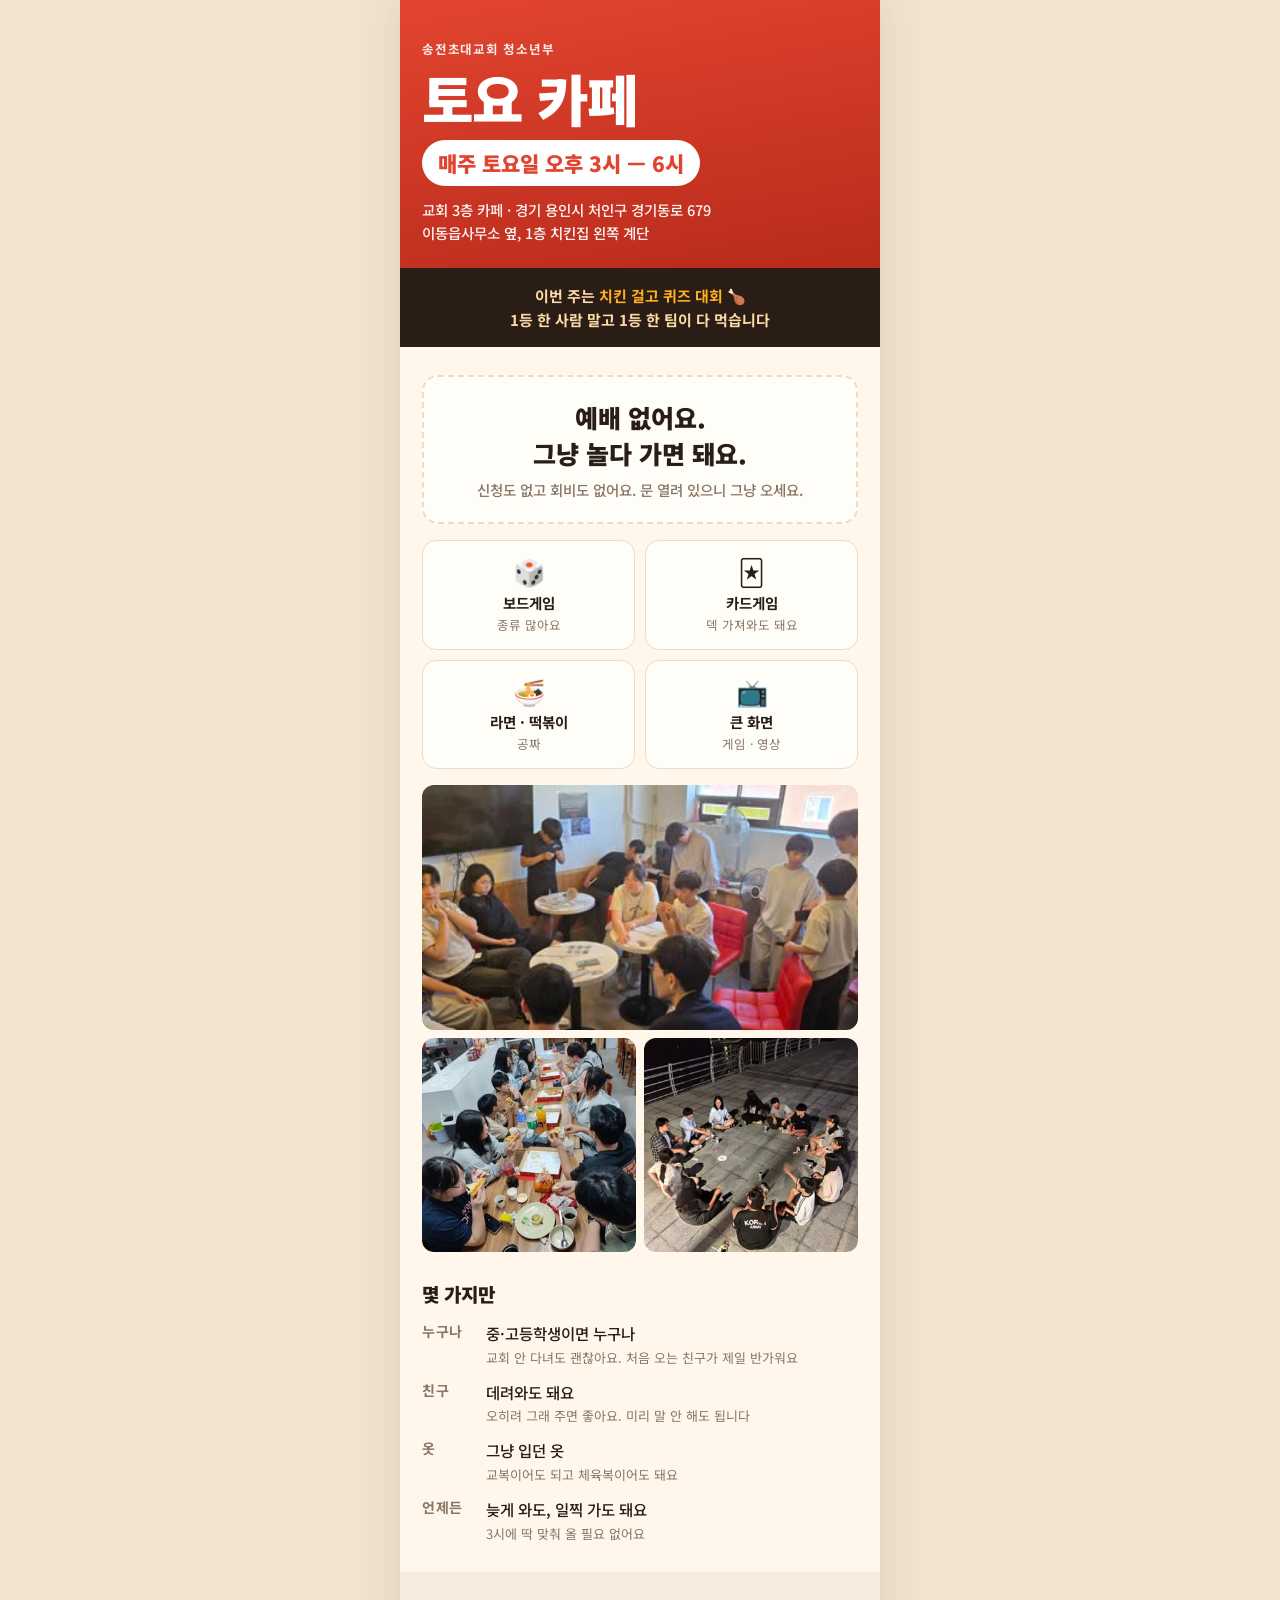
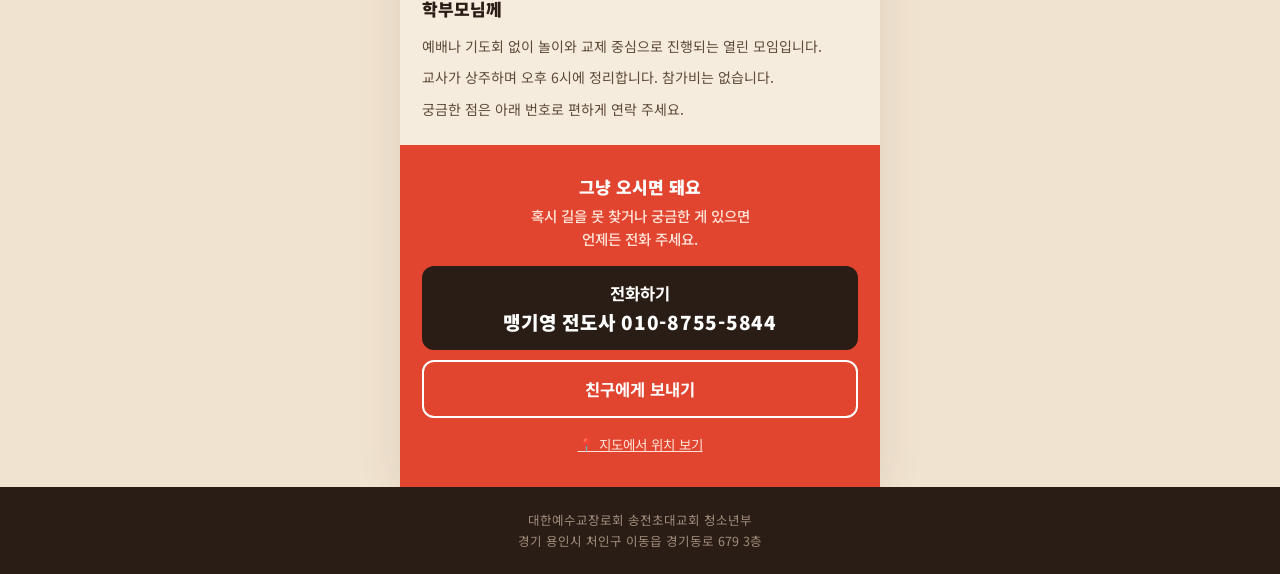
<file: saturday.html>
<!DOCTYPE html>
<html lang="ko">
<head>
<meta charset="UTF-8">
<meta name="viewport" content="width=device-width, initial-scale=1, viewport-fit=cover">
<title>토요 카페 · 송전초대교회 청소년부</title>
<meta name="description" content="매주 토요일 오후 3시~6시, 교회 3층 카페를 엽니다. 예배 없이 그냥 놀다 가는 곳.">
<meta property="og:url" content="https://mgy800712-bot.github.io/yongin-chodae-church/saturday.html">
<meta property="og:type" content="website">
<meta property="og:site_name" content="송전초대교회 청소년부">
<meta property="og:title" content="토요 카페 · 매주 토요일 오후 3시">
<meta property="og:description" content="보드게임, 카드게임, 라면. 예배 없음. 친구 데려와도 됨. 그냥 오면 돼요.">
<meta property="og:image" content="https://mgy800712-bot.github.io/yongin-chodae-church/assets/img/og-saturday.jpg?v=1">
<meta property="og:image:width" content="1200">
<meta property="og:image:height" content="630">
<meta property="og:image:alt" content="토요 카페 · 매주 토요일 오후 3시 · 송전초대교회 3층">
<meta property="og:locale" content="ko_KR">
<meta name="twitter:card" content="summary_large_image">
<meta name="twitter:title" content="토요 카페 · 매주 토요일 오후 3시">
<meta name="twitter:description" content="보드게임, 카드게임, 라면. 예배 없음. 그냥 오면 돼요.">
<meta name="twitter:image" content="https://mgy800712-bot.github.io/yongin-chodae-church/assets/img/og-saturday.jpg?v=1">
<link rel="canonical" href="https://mgy800712-bot.github.io/yongin-chodae-church/saturday.html">
<link rel="preconnect" href="https://fonts.googleapis.com">
<link rel="preconnect" href="https://fonts.gstatic.com" crossorigin>
<link href="https://fonts.googleapis.com/css2?family=Noto+Sans+KR:wght@400;500;700;900&display=swap" rel="stylesheet">
<style>
  :root{
    --ink:#2a1d16; --cream:#fff7ec; --card:#fffdf8;
    --red:#e2452f; --orange:#ff8a3d; --line:#ecdcc6; --mute:#8a7664;
  }
  *{box-sizing:border-box}
  html,body{margin:0}
  body{background:#f0e3d0;color:var(--ink);
    font-family:"Noto Sans KR",system-ui,sans-serif;-webkit-text-size-adjust:100%}
  .wrap{max-width:480px;margin:0 auto;background:var(--cream);
    box-shadow:0 0 40px rgba(90,60,30,.12)}

  /* 머리 */
  .hero{position:relative;padding:26px 22px 24px;color:#fff;
    background:linear-gradient(170deg,#e2452f,#b82a1c)}
  .brand{font-size:12.5px;font-weight:700;letter-spacing:.06em;opacity:.9}
  h1{margin:12px 0 0;font-size:clamp(42px,13vw,56px);font-weight:900;line-height:1;letter-spacing:-.03em}
  .when{margin:14px 0 0;display:inline-block;background:#fff;color:var(--red);
    font-size:clamp(17px,5vw,21px);font-weight:900;padding:8px 16px;border-radius:999px}
  .where{margin:12px 0 0;font-size:14.5px;font-weight:500;line-height:1.6;opacity:.95}

  /* 이번 주 — 매주 이 한 줄만 바꿔서 다시 보내면 된다 */
  .week{margin:0;padding:16px 22px;background:#2a1d16;color:#ffd9a6;
    font-size:15px;font-weight:700;text-align:center;line-height:1.55}
  .week b{color:#ffb01f}

  section{padding:28px 22px}
  h2{margin:0 0 14px;font-size:19px;font-weight:900}

  /* 큰 글씨 한 줄 */
  .shout{margin:0;padding:22px;background:var(--card);border:2px dashed var(--line);
    border-radius:16px;text-align:center;font-size:clamp(20px,6vw,25px);font-weight:900;line-height:1.45}
  .shout small{display:block;margin-top:8px;font-size:14.5px;font-weight:500;color:var(--mute)}

  .things{display:grid;grid-template-columns:1fr 1fr;gap:10px;margin-top:16px}
  .thing{background:var(--card);border:1px solid var(--line);border-radius:14px;
    padding:14px 14px 15px;text-align:center}
  .thing b{display:block;font-size:26px;line-height:1.2}
  .thing span{display:block;margin-top:5px;font-size:14.5px;font-weight:700}
  .thing small{display:block;margin-top:2px;font-size:12.5px;color:var(--mute)}

  .shots{display:grid;grid-template-columns:1fr 1fr;gap:8px;margin-top:16px}
  .shots img{width:100%;aspect-ratio:1;object-fit:cover;border-radius:12px;display:block}
  .shots img:first-child{grid-column:1/-1;aspect-ratio:16/9}

  dl{margin:0;display:grid;grid-template-columns:54px 1fr;gap:11px 10px}
  dt{font-size:14px;font-weight:700;color:var(--mute);letter-spacing:.05em}
  dd{margin:0;font-size:15.5px;line-height:1.6;font-weight:500}
  dd small{display:block;font-size:13px;font-weight:400;color:var(--mute);margin-top:2px}

  .parents{background:#f6ecdd;padding:24px 22px}
  .parents p{margin:0 0 8px;font-size:14px;line-height:1.65;color:#5e4a39}
  .parents p:last-child{margin-bottom:0}

  .cta{padding:28px 22px 32px;background:var(--red);text-align:center}
  .cta p{margin:0 0 16px;color:#ffe3d8;font-size:14.5px;line-height:1.6;font-weight:500}
  .cta p b{color:#fff;font-size:17px;font-weight:900;display:block;margin-bottom:4px}
  .btn{display:block;background:#2a1d16;color:#fff;text-decoration:none;border-radius:12px;
    padding:15px;font-size:16.5px;font-weight:700;margin-bottom:10px;
    transition:transform .14s ease}
  .btn:active{transform:scale(.97)}
  .btn b{display:block;font-size:19px;font-weight:900;letter-spacing:.04em;margin-top:3px}
  .btn.ghost{background:transparent;color:#fff;border:2px solid #fff;margin-bottom:0;cursor:pointer}
  #share{margin-top:10px}
  .map{display:inline-block;margin-top:16px;font-size:13.5px;color:#ffe3d8}

  footer{background:#2a1d16;color:#a08d7b;text-align:center;padding:22px;font-size:12.5px;line-height:1.7}
</style>
</head>
<body>

<div class="wrap">

  <header class="hero">
    <p class="brand">송전초대교회 청소년부</p>
    <h1>토요 카페</h1>
    <p class="when">매주 토요일 오후 3시 — 6시</p>
    <p class="where">교회 3층 카페 · 경기 용인시 처인구 경기동로 679<br>이동읍사무소 옆, 1층 치킨집 왼쪽 계단</p>
  </header>

  <!-- 이번 주 한 줄: 매주 여기만 고쳐서 다시 보내면 된다 -->
  <p class="week">이번 주는 <b>치킨 걸고 퀴즈 대회</b> 🍗<br>1등 한 사람 말고 1등 한 팀이 다 먹습니다</p>

  <section>
    <p class="shout">예배 없어요.<br>그냥 놀다 가면 돼요.
      <small>신청도 없고 회비도 없어요. 문 열려 있으니 그냥 오세요.</small></p>

    <div class="things">
      <div class="thing"><b>🎲</b><span>보드게임</span><small>종류 많아요</small></div>
      <div class="thing"><b>🃏</b><span>카드게임</span><small>덱 가져와도 돼요</small></div>
      <div class="thing"><b>🍜</b><span>라면 · 떡볶이</span><small>공짜</small></div>
      <div class="thing"><b>📺</b><span>큰 화면</span><small>게임 · 영상</small></div>
    </div>

    <div class="shots">
      <img src="assets/img/t/youth-cafe.jpg" alt="교회 카페에 모여 있는 모습" loading="lazy" decoding="async">
      <img src="assets/img/t/youth-pizza.jpg" alt="다 같이 먹는 모습" loading="lazy" decoding="async">
      <img src="assets/img/t/youth-outdoor.jpg" alt="야외 모임" loading="lazy" decoding="async">
    </div>
  </section>

  <section style="padding-top:0">
    <h2>몇 가지만</h2>
    <dl>
      <dt>누구나</dt>
      <dd>중·고등학생이면 누구나<small>교회 안 다녀도 괜찮아요. 처음 오는 친구가 제일 반가워요</small></dd>

      <dt>친구</dt>
      <dd>데려와도 돼요<small>오히려 그래 주면 좋아요. 미리 말 안 해도 됩니다</small></dd>

      <dt>옷</dt>
      <dd>그냥 입던 옷<small>교복이어도 되고 체육복이어도 돼요</small></dd>

      <dt>언제든</dt>
      <dd>늦게 와도, 일찍 가도 돼요<small>3시에 딱 맞춰 올 필요 없어요</small></dd>
    </dl>
  </section>

  <section class="parents">
    <h2 style="font-size:17px">학부모님께</h2>
    <p>예배나 기도회 없이 놀이와 교제 중심으로 진행되는 열린 모임입니다.</p>
    <p>교사가 상주하며 오후 6시에 정리합니다. 참가비는 없습니다.</p>
    <p>궁금한 점은 아래 번호로 편하게 연락 주세요.</p>
  </section>

  <section class="cta">
    <p><b>그냥 오시면 돼요</b>혹시 길을 못 찾거나 궁금한 게 있으면<br>언제든 전화 주세요.</p>

    <a class="btn" href="tel:01087555844">전화하기<b>맹기영 전도사 010-8755-5844</b></a>
    <a class="btn ghost" id="share" role="button" tabindex="0">친구에게 보내기</a>

    <a class="map" href="https://map.naver.com/p/search/%EA%B2%BD%EA%B8%B0%EB%8F%84%20%EC%9A%A9%EC%9D%B8%EC%8B%9C%20%EC%B2%98%EC%9D%B8%EA%B5%AC%20%EC%9D%B4%EB%8F%99%EC%9D%8D%20%EA%B2%BD%EA%B8%B0%EB%8F%99%EB%A1%9C%20679" target="_blank" rel="noopener">📍 지도에서 위치 보기</a>
  </section>

</div>

<footer>
  대한예수교장로회 송전초대교회 청소년부<br>
  경기 용인시 처인구 이동읍 경기동로 679 3층
</footer>

<script>
var share = document.getElementById('share');
share.addEventListener('click', function(){
  var url = location.href.split(/[?#]/)[0];
  var data = {title:'토요 카페', text:'토요일에 뭐 해? 교회 3층 카페 여는데 올래? 보드게임 있고 라면 있음', url:url};
  if (navigator.share) { navigator.share(data).catch(function(){}); return; }
  var done = function(){
    share.textContent = '링크를 복사했어요';
    setTimeout(function(){ share.textContent = '친구에게 보내기'; }, 2200);
  };
  if (navigator.clipboard) navigator.clipboard.writeText(url).then(done, done); else done();
});
</script>
</body>
</html>
</file>
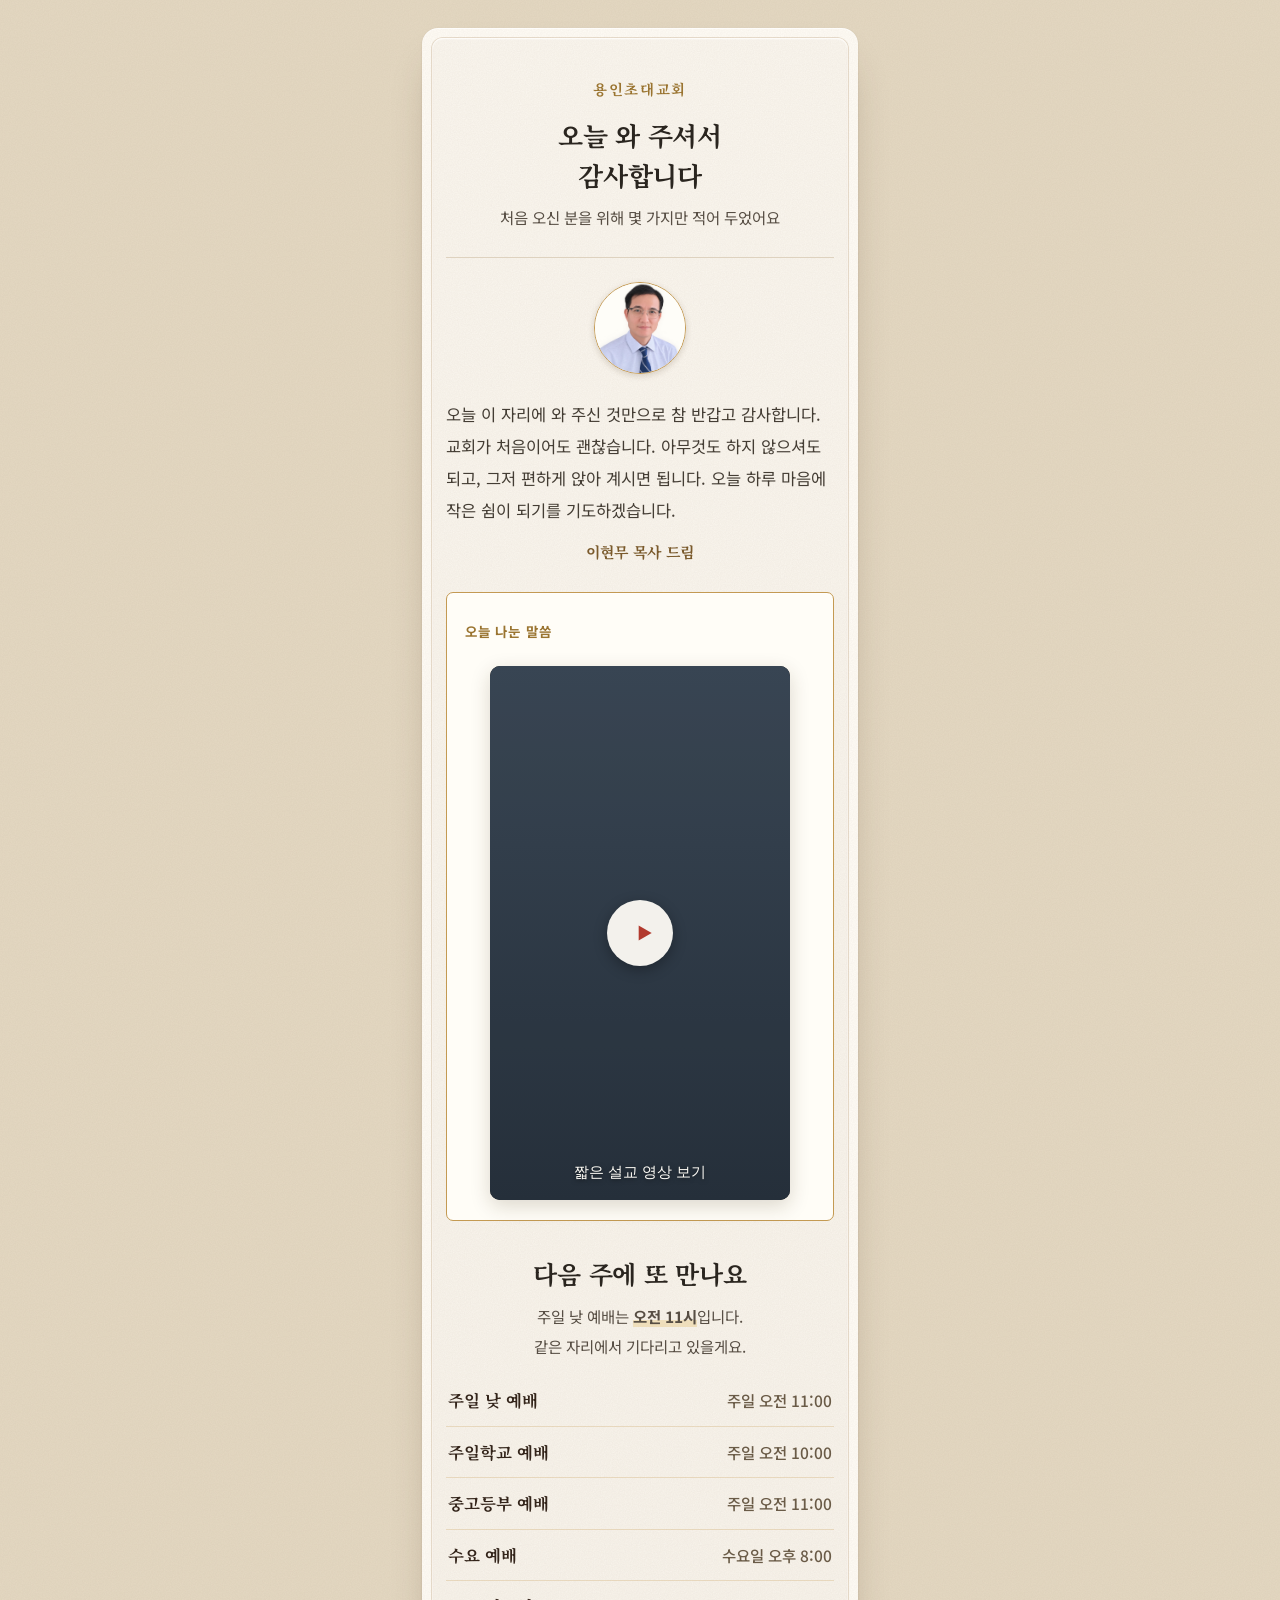
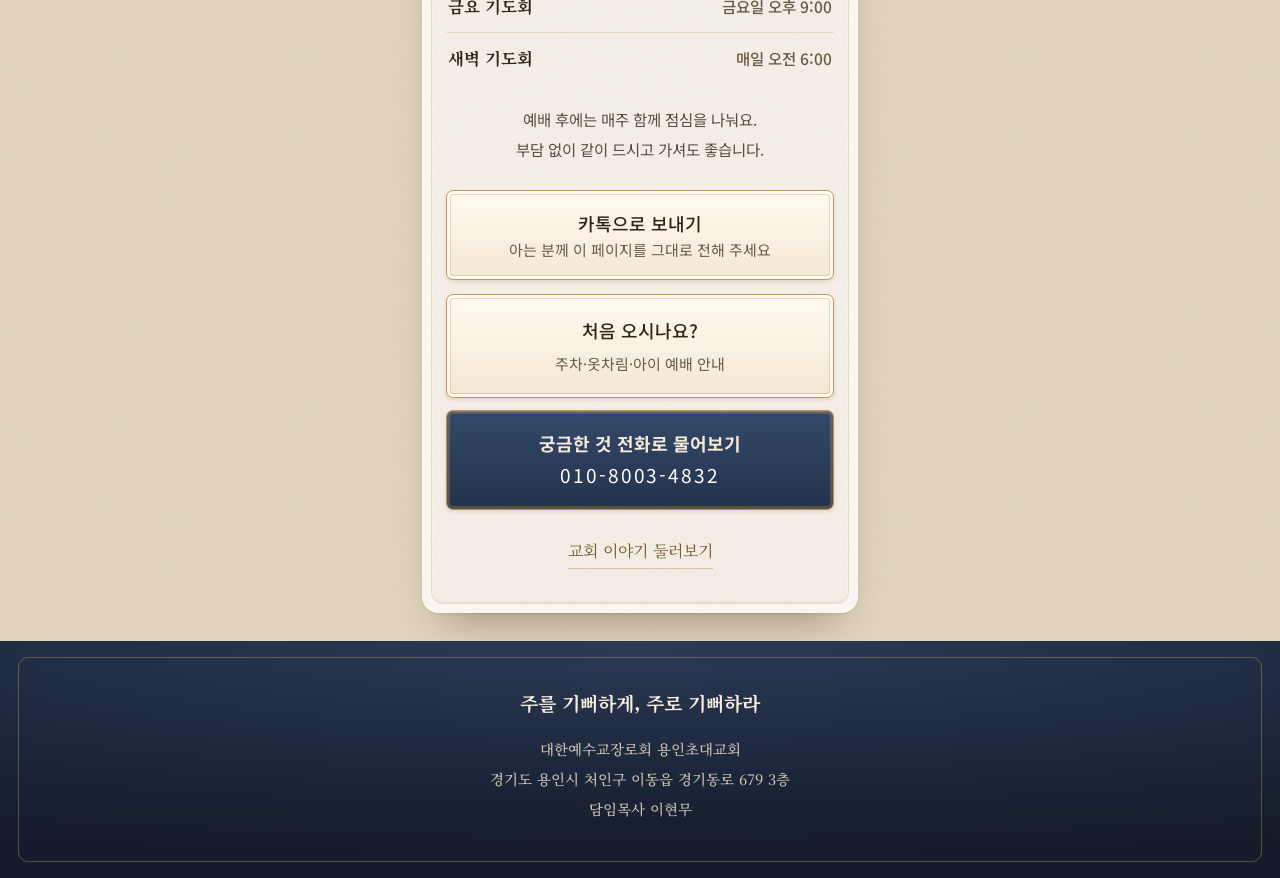
<file: visit.html>
<!DOCTYPE html>
<html lang="ko">
<head>
<meta charset="UTF-8">
<meta name="viewport" content="width=device-width, initial-scale=1, viewport-fit=cover">
<title>오늘 와 주셔서 감사합니다 · 용인초대교회</title>
<meta name="description" content="오늘 와 주셔서 감사합니다 — 환영 인사, 오늘 나눈 말씀 영상, 다음 주 안내">
<meta name="color-scheme" content="light">
<!-- 카카오톡 공유 미리보기 -->
<link rel="canonical" href="https://mgy800712-bot.github.io/yongin-chodae-church/visit.html">
<meta property="og:url" content="https://mgy800712-bot.github.io/yongin-chodae-church/visit.html">
<meta property="og:type" content="website">
<meta property="og:site_name" content="대한예수교장로회 용인초대교회">
<meta property="og:title" content="오늘 와 주셔서 감사합니다 · 용인초대교회">
<meta property="og:description" content="오늘 나눈 말씀을 짧은 영상으로 담았어요 · 다음 주 안내까지">
<meta property="og:image" content="https://mgy800712-bot.github.io/yongin-chodae-church/assets/img/og-visit.jpg?v=1">
<meta property="og:image:width" content="1200">
<meta property="og:image:height" content="630">
<meta property="og:image:alt" content="용인초대교회 · 오늘 와 주셔서 감사합니다">
<meta property="og:locale" content="ko_KR">
<meta name="twitter:card" content="summary_large_image">
<link rel="preconnect" href="https://fonts.googleapis.com">
<link rel="preconnect" href="https://fonts.gstatic.com" crossorigin>
<link href="https://fonts.googleapis.com/css2?family=Noto+Sans+KR:wght@400;500;700&family=Noto+Serif+KR:wght@500;600;700&display=swap" rel="stylesheet">
<link rel="stylesheet" href="assets/invite.css">
</head>
<body>

<!-- 배경음악 — 화면을 누르면 나옵니다. 이 단추로 끄고 켤 수 있고,
     설교 영상을 틀면 알아서 멈춥니다. -->
<button class="bgm off" id="bgm" aria-label="배경음악 켜기/끄기" hidden>
  <svg viewBox="0 0 24 24" fill="currentColor">
    <rect class="bar" x="4"  y="7" width="3" height="10" rx="1.5"/>
    <rect class="bar" x="10.5" y="4" width="3" height="16" rx="1.5"/>
    <rect class="bar" x="17" y="7" width="3" height="10" rx="1.5"/>
  </svg>
</button>
<audio id="au" src="assets/audio/bgm-hymn.m4a" loop playsinline preload="metadata"></audio>

<div class="wrap">
<section class="sheet">

  <!-- 1. 환영 -->
  <p class="brand">용인초대교회</p>
  <h1 class="hello">오늘 와 주셔서<br>감사합니다
    <small>처음 오신 분을 위해 몇 가지만 적어 두었어요</small>
  </h1>
  <p class="daytop" id="dayTop" hidden></p>

  <!-- 2. 목사님 환영 인사 -->
  <div class="pastor">
    <img src="assets/img/pastor.jpg" alt="담임목사 이현무" loading="lazy" decoding="async">
    <p id="pastorWord">오늘 이 자리에 와 주신 것만으로 참 반갑고 감사합니다.</p>
    <!-- 30초 환영 영상은 this-week.js 의 video 에 주소를 넣으면 여기 나옵니다 -->
    <iframe id="pastorVid" class="vid" hidden title="목사님 환영 인사"
      allow="accelerometer; autoplay; clipboard-write; encrypted-media; picture-in-picture"
      allowfullscreen referrerpolicy="strict-origin-when-cross-origin"></iframe>
    <cite>이현무 목사 드림</cite>
  </div>

  <!-- 3. 오늘의 말씀 -->
  <div class="card2" id="today" hidden>
    <span class="lb">오늘 나눈 말씀</span>
    <p class="ref" id="todayRef" hidden></p>
    <p id="todaySum" hidden></p>
    <!-- 설교 영상 — this-week.js 의 sermonVideo 를 비워 두면 채널 최신 영상이 나옵니다 -->
    <div class="vid" id="sermonBox" hidden>
      <button type="button" id="sermonPlay" aria-label="설교 영상 보기">
        <span class="pl"><svg viewBox="0 0 24 24" aria-hidden="true"><path d="M8 5l12 7-12 7z"/></svg></span>
        <span class="pt" id="sermonLabel">설교 영상 보기</span>
      </button>
    </div>
  </div>

  <!-- 4. 다음 주 예고 -->
  <div class="card2 next" id="next" hidden>
    <span class="lb">다음 주에는 이런 이야기를 나눠요</span>
    <h3 id="nextTitle"></h3>
    <p id="nextSum" hidden></p>
  </div>

  <!-- 5. 새신자 카드 — this-week.js 의 form 에 설문지 주소를 넣으면 나옵니다 -->
  <div id="cardBox" hidden>
    <p class="note" style="margin-top:26px;margin-bottom:12px">원하시면 짧은 인사 카드를 남겨 주세요.<br>다음에 오실 때 이름을 불러 드릴게요.</p>
    <div class="cta">
      <a id="cardLink" href="#" target="_blank" rel="noopener">인사 카드 남기기</a>
    </div>
    <p class="note" style="margin-top:10px">남기지 않으셔도 괜찮아요.<br>적고 싶은 만큼만 적으시면 됩니다.</p>
  </div>

  <!-- 6. 예배 시간 -->
  <h2 style="margin-top:34px;margin-bottom:0">다음 주에 또 만나요</h2>
  <p class="note" style="margin-top:10px">주일 낮 예배는 <mark>오전 11시</mark>입니다.<br>같은 자리에서 기다리고 있을게요.</p>
  <ul class="times">
    <li><b>주일 낮 예배</b><em>주일 오전 11:00</em></li>
    <li><b>주일학교 예배</b><em>주일 오전 10:00</em></li>
    <li><b>중고등부 예배</b><em>주일 오전 11:00</em></li>
    <li><b>수요 예배</b><em>수요일 오후 8:00</em></li>
    <li><b>금요 기도회</b><em>금요일 오후 9:00</em></li>
    <li><b>새벽 기도회</b><em>매일 오전 6:00</em></li>
  </ul>
  <p class="note">예배 후에는 매주 함께 점심을 나눠요.<br>부담 없이 같이 드시고 가셔도 좋습니다.</p>

  <!-- 7. 카톡으로 전하기 -->
  <div class="cta" style="margin-top:26px">
    <button type="button" id="share">카톡으로 보내기<b style="display:block;font-size:15px;font-weight:400;margin-top:3px;color:#6a5b47">아는 분께 이 페이지를 그대로 전해 주세요</b></button>
  </div>
  <p class="note" id="shareSay" hidden style="font-weight:700;color:#7a5a2c"></p>

  <!-- 8. 더 보기 -->
  <div class="cta" style="margin-top:14px">
    <a href="welcome.html">처음 오시나요?<b style="display:block;font-size:15px;font-weight:400;margin-top:3px;color:#6a5b47">주차·옷차림·아이 예배 안내</b></a>
    <a class="call" href="tel:01080034832">궁금한 것 전화로 물어보기<b style="display:block;font-size:19px;font-weight:400;letter-spacing:.1em;margin-top:4px;color:#fff">010-8003-4832</b></a>
  </div>

  <a class="back" href="index.html">교회 이야기 둘러보기</a>
</section>
</div>

<footer>
  <div class="motto">주를 기뻐하게, 주로 기뻐하라</div>
  <p>
    대한예수교장로회 용인초대교회<br>
    경기도 용인시 처인구 이동읍 경기동로 679 3층<br>
    담임목사 이현무
  </p>
</footer>

<script src="data/this-week.js"></script>
<script>
/* this-week.js 를 잘못 고쳐 글자가 깨지면 window.THIS_WEEK 가 없어진다.
   그때는 설교 부분만 숨고 나머지 페이지는 그대로 보인다. */
(function () {
  var w = window.THIS_WEEK || {};
  // 대괄호가 그대로 남은 항목은 '아직 안 적음' 으로 보고 비운다
  function v(s) { s = (s || '').trim(); return s.charAt(0) === '[' ? '' : s; }
  function put(id, text, box) {
    var el = document.getElementById(id);
    if (!el) return false;
    if (!text) { el.hidden = true; return false; }
    el.textContent = text; el.hidden = false;
    if (box) document.getElementById(box).hidden = false;
    return true;
  }

  // 배경음악 — 화면을 누르면 나온다. 브라우저가 소리를 막기 때문에
  // 사용자가 한 번 건드리기 전에는 어차피 재생할 수 없다.
  // 소리 파일을 못 읽으면 단추 자체가 안 보인다.
  var au = document.getElementById('au'), bgmBtn = document.getElementById('bgm');
  var userOff = false;                 // 직접 끈 뒤에는 다시 켜 주지 않는다
  au.volume = 0.32;
  function paintBgm() {
    bgmBtn.classList.toggle('off', au.paused);
    bgmBtn.classList.toggle('waiting', au.paused);
  }
  function playBgm() {
    var p = au.play();
    if (p && p.catch) p.catch(function () {});
  }
  function stopBgm() { userOff = true; try { au.pause(); } catch (_) {} }
  au.addEventListener('loadedmetadata', function () { bgmBtn.hidden = false; paintBgm(); });
  au.addEventListener('play', paintBgm);
  au.addEventListener('pause', paintBgm);

  // 화면 아무 데나 누르면 바로 나온다.
  // 단추와 설교 영상은 각자 할 일이 있으므로 건너뛴다 — 영상 위에 음악이 겹치면 안 된다.
  document.addEventListener('pointerdown', function (e) {
    if (userOff || !au.paused) return;
    var t = e.target;
    if (t && t.closest && (t.closest('#bgm') || t.closest('#sermonBox'))) return;
    playBgm();
  });

  bgmBtn.onclick = function () {
    if (au.paused) { userOff = false; playBgm(); }
    else stopBgm();
  };

  // 카카오톡 공유 — 키가 있으면 진짜 카톡 공유창이 열리고,
  // 안 되면 휴대폰 기본 공유창, 그것도 안 되면 주소를 복사한다.
  var KAKAO_KEY = '3b69adad3846c8371c0781e723a9e45a';   // '용인초대교회 웹' 키
  var PAGE = location.href.split(/[?#]/)[0];
  var BASE = PAGE.replace(/[^/]*$/, '');
  var kakaoOn = false;
  if (KAKAO_KEY) {
    var ks = document.createElement('script');
    ks.src = 'https://t1.kakaocdn.net/kakao_js_sdk/2.7.2/kakao.min.js';
    ks.crossOrigin = 'anonymous';
    ks.onload = function () {
      try { if (!Kakao.isInitialized()) Kakao.init(KAKAO_KEY); kakaoOn = true; } catch (_) {}
    };
    document.head.appendChild(ks);
  }
  function saySh(m) { var el = document.getElementById('shareSay'); el.textContent = m; el.hidden = false; }
  async function copyTxt(text) {
    try { await navigator.clipboard.writeText(text); return true; } catch (_) {}
    try {
      var t = document.createElement('textarea');
      t.value = text; t.setAttribute('readonly', '');
      t.style.cssText = 'position:fixed;top:0;left:0;opacity:0';
      document.body.appendChild(t); t.select(); t.setSelectionRange(0, t.value.length);
      var ok = document.execCommand('copy'); t.remove(); return ok;
    } catch (_) { return false; }
  }
  document.getElementById('share').onclick = async function () {
    if (kakaoOn) {
      try {
        Kakao.Share.sendDefault({
          objectType: 'feed',
          content: {
            title: '오늘 와 주셔서 감사합니다',
            description: '오늘 나눈 말씀을 짧은 영상으로 담았어요 · 용인초대교회',
            imageUrl: BASE + 'assets/img/og-visit.jpg',
            link: { mobileWebUrl: PAGE, webUrl: PAGE }
          },
          buttons: [{ title: '열어보기', link: { mobileWebUrl: PAGE, webUrl: PAGE } }]
        });
        return;
      } catch (_) { /* 아래로 내려간다 */ }
    }
    try {
      if (navigator.share) {
        await navigator.share({ title: '오늘 와 주셔서 감사합니다 · 용인초대교회', url: PAGE });
        return;
      }
    } catch (e) {
      if (e && e.name === 'AbortError') return;   // 공유창을 닫았을 뿐이다
    }
    saySh(await copyTxt(PAGE) ? '주소가 복사되었습니다. 카톡에 붙여 넣어 주세요.'
                              : '주소를 손가락으로 길게 눌러 복사해 주세요.');
  };

  // 목사님 인사
  var word = v(w.pastor);
  if (word) document.getElementById('pastorWord').textContent = word;
  var vid = v(w.video);
  if (/^https:\/\/www\.youtube\.com\/embed\//.test(vid)) {
    var f = document.getElementById('pastorVid');
    f.src = vid; f.hidden = false;
  }

  // 맨 위 예배 날짜
  put('dayTop', v(w.date) && v(w.date) + ' 주일 예배');

  // 설교 제목은 보여 주지 않는다 — 손으로 고쳐야 해서 금방 묵은 글이 된다.
  // (제목은 말씀 카드 card.html 에서만 쓴다)
  put('todayRef', v(w.verse));
  put('todaySum', v(w.summary));

  // 설교 영상 — 주소를 적지 않으면 채널에 올라온 가장 최근 영상이 나온다
  // 유튜브가 채널마다 자동으로 관리하는 '쇼츠만 모인 재생목록'이다. (채널ID 의 UC 를 UUSH 로 바꾼 것)
  // 쇼츠를 새로 올리면 저절로 맨 앞에 들어온다 — 손댈 것이 없다.
  var CHANNEL_SHORTS = 'UUSHRYw9Ca3ssSym_KycnLJRMw';
  (function () {
    var box = document.getElementById('sermonBox');
    var btn = document.getElementById('sermonPlay');
    var raw = v(w.sermonVideo);
    var hit = /(?:v=|youtu\.be\/|shorts\/|live\/|embed\/)([A-Za-z0-9_-]{11})/.exec(raw);
    var src;

    box.classList.add('tall');   // 쇼츠처럼 세로 화면으로 보여 준다

    if (hit) {
      // 주소를 적어 두었으면 그 영상만 나온다. 쇼츠면 세로로 보여 준다
      src = 'https://www.youtube-nocookie.com/embed/' + hit[1] + '?autoplay=1&rel=0';
      btn.style.backgroundImage = 'url(https://i.ytimg.com/vi/' + hit[1] + '/hqdefault.jpg)';
      // 큰 그림이 있으면 그걸로 올려 준다 — 없으면 유튜브가 작은 회색 그림을 주므로 크기로 가린다
      var big = new Image();
      big.onload = function () {
        if (big.naturalWidth > 480) btn.style.backgroundImage = 'url(' + big.src + ')';
      };
      big.src = 'https://i.ytimg.com/vi/' + hit[1] + '/maxresdefault.jpg';
      document.getElementById('sermonLabel').textContent = '설교 영상 보기';
    } else {
      src = 'https://www.youtube-nocookie.com/embed/videoseries?list=' + CHANNEL_SHORTS + '&autoplay=1&rel=0';
      btn.classList.add('plain');
      document.getElementById('sermonLabel').textContent = '짧은 설교 영상 보기';
    }

    box.hidden = false;
    document.getElementById('today').hidden = false;   // 영상만 있어도 상자는 보인다

    btn.onclick = function () {
      var f = document.createElement('iframe');
      f.src = src;
      f.title = '용인초대교회 설교';
      f.allow = 'accelerometer; autoplay; clipboard-write; encrypted-media; gyroscope; picture-in-picture';
      f.allowFullscreen = true;
      box.replaceChildren(f);
      stopBgm();          // 설교와 배경음악이 겹쳐 들리지 않게
    };
  })();

  // 다음 주 예고
  if (put('nextTitle', v(w.nextTitle), 'next')) put('nextSum', v(w.nextSummary));

  // 새신자 카드 — 설문지 주소가 들어오면 버튼이 보인다
  var form = v(w.form);
  if (/^https:\/\//.test(form)) {
    document.getElementById('cardLink').href = form;
    document.getElementById('cardBox').hidden = false;
  }
})();
</script>
</body>
</html>
</file>
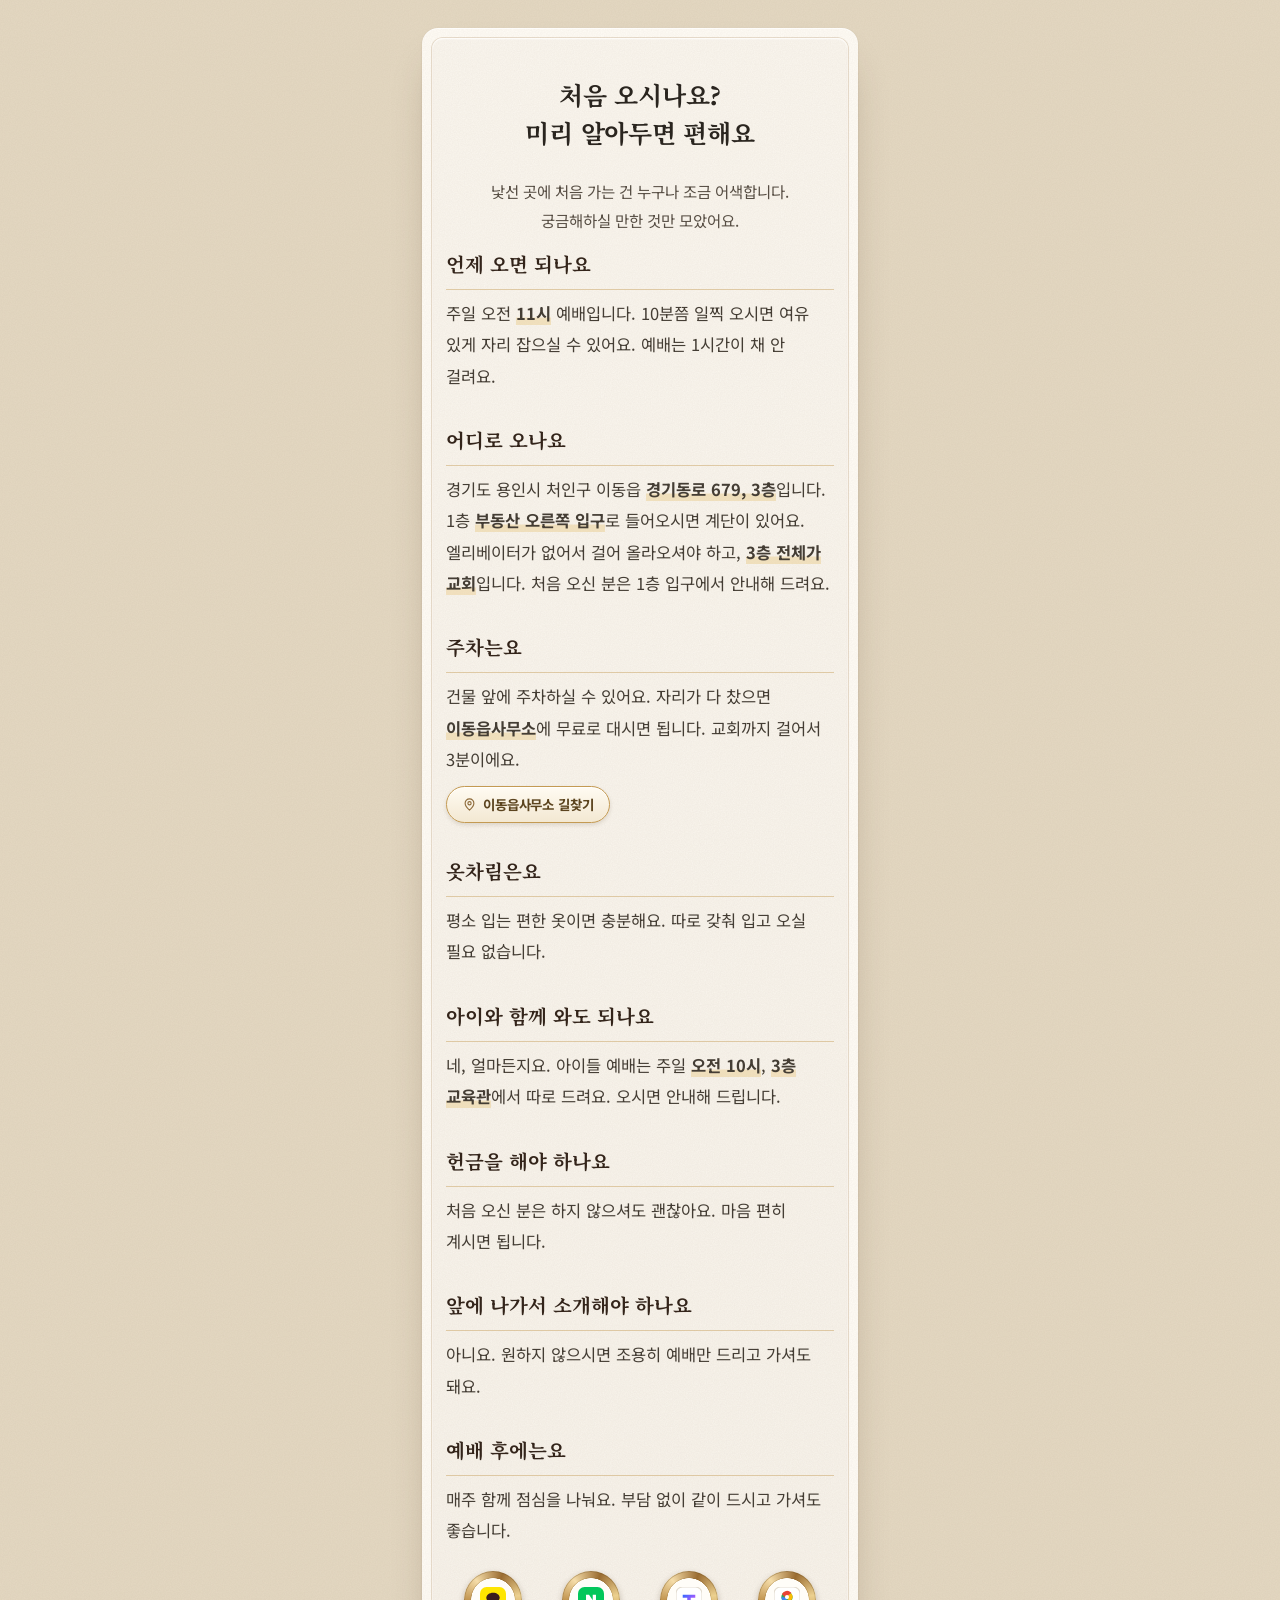
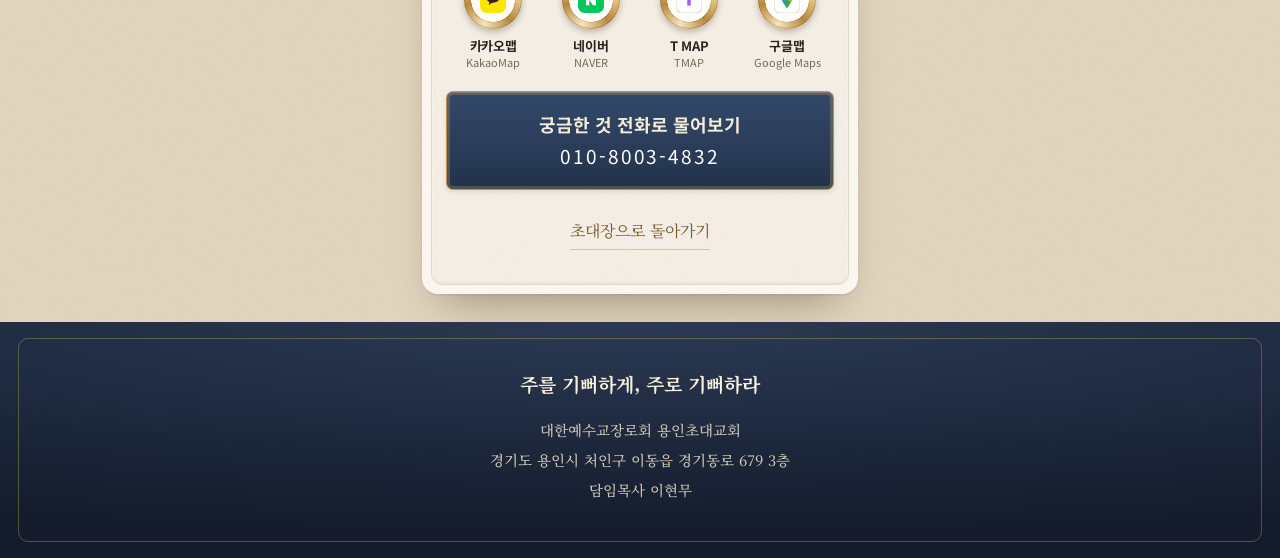
<file: welcome.html>
<!DOCTYPE html>
<html lang="ko">
<head>
<meta charset="UTF-8">
<meta name="viewport" content="width=device-width, initial-scale=1, viewport-fit=cover">
<title>처음 오시는 분께 · 용인초대교회</title>
<meta name="description" content="주일 오전 11시 · 경기도 용인시 처인구 이동읍 경기동로 679 3층">
<link rel="preconnect" href="https://fonts.googleapis.com">
<link rel="preconnect" href="https://fonts.gstatic.com" crossorigin>
<link href="https://fonts.googleapis.com/css2?family=Noto+Sans+KR:wght@400;500;700&family=Noto+Serif+KR:wght@500;600;700&display=swap" rel="stylesheet">
<link rel="stylesheet" href="assets/invite.css">
</head>
<body>

<div class="wrap">

<section class="sheet">
  <p class="note inv-to" data-wait hidden style="margin-top:0;font-size:17px;font-weight:700;color:#7a5a2c"></p>

  <h2>처음 오시나요?<br>미리 알아두면 편해요</h2>
  <p class="note" style="margin-top:0;margin-bottom:6px">
    낯선 곳에 처음 가는 건 누구나 조금 어색합니다.<br>궁금해하실 만한 것만 모았어요.
  </p>

  <dl class="qa">
    <dt>언제 오면 되나요</dt>
    <dd>주일 오전 <mark>11시</mark> 예배입니다. 10분쯤 일찍 오시면 여유 있게 자리 잡으실 수 있어요.
      예배는 1시간이 채 안 걸려요.</dd>

    <dt>어디로 오나요</dt>
    <dd>경기도 용인시 처인구 이동읍 <mark>경기동로 679, 3층</mark>입니다.
      1층 <mark>부동산 오른쪽 입구</mark>로 들어오시면 계단이 있어요.
      엘리베이터가 없어서 걸어 올라오셔야 하고, <mark>3층 전체가 교회</mark>입니다.
      처음 오신 분은 1층 입구에서 안내해 드려요.</dd>

    <dt>주차는요</dt>
    <dd>건물 앞에 주차하실 수 있어요.
      자리가 다 찼으면 <mark>이동읍사무소</mark>에 무료로 대시면 됩니다. 교회까지 걸어서 3분이에요.
      <br><a class="wlink" href="https://place.map.kakao.com/8046928" target="_blank" rel="noopener"><svg viewBox="0 0 24 24" aria-hidden="true"><path d="M12 21s7-6.3 7-11a7 7 0 1 0-14 0c0 4.7 7 11 7 11z"/><circle cx="12" cy="10" r="2.6"/></svg>이동읍사무소 길찾기</a></dd>

    <dt>옷차림은요</dt>
    <dd>평소 입는 편한 옷이면 충분해요. 따로 갖춰 입고 오실 필요 없습니다.</dd>

    <dt>아이와 함께 와도 되나요</dt>
    <dd>네, 얼마든지요. 아이들 예배는 주일 <mark>오전 10시</mark>, <mark>3층 교육관</mark>에서 따로 드려요.
      오시면 안내해 드립니다.</dd>

    <dt>헌금을 해야 하나요</dt>
    <dd>처음 오신 분은 하지 않으셔도 괜찮아요. 마음 편히 계시면 됩니다.</dd>

    <dt>앞에 나가서 소개해야 하나요</dt>
    <dd>아니요. 원하지 않으시면 조용히 예배만 드리고 가셔도 돼요.</dd>

    <dt>예배 후에는요</dt>
    <dd>매주 함께 점심을 나눠요. 부담 없이 같이 드시고 가셔도 좋습니다.</dd>
  </dl>

  <div class="maps">
    <a href="https://place.map.kakao.com/1117913604" target="_blank" rel="noopener">
      <span class="coin"><svg viewBox="0 0 24 24" aria-hidden="true">
        <rect width="24" height="24" rx="6" fill="#FEE500"/>
        <path d="M12 5.2c-3.4 0-6.2 2.1-6.2 4.8 0 1.7 1.2 3.2 2.9 4-.1.4-.5 1.9-.6 2.2 0 .2.1.4.3.2.2-.1 2.4-1.6 2.8-1.9.3 0 .5.1.8.1 3.4 0 6.2-2.1 6.2-4.8S15.4 5.2 12 5.2z" fill="#3A1D1D"/>
      </svg></span>
      <b>카카오맵</b><small>KakaoMap</small>
    </a>
    <a href="https://map.naver.com/p/search/%EA%B2%BD%EA%B8%B0%EB%8F%84%20%EC%9A%A9%EC%9D%B8%EC%8B%9C%20%EC%B2%98%EC%9D%B8%EA%B5%AC%20%EC%9D%B4%EB%8F%99%EC%9D%8D%20%EA%B2%BD%EA%B8%B0%EB%8F%99%EB%A1%9C%20679" target="_blank" rel="noopener">
      <span class="coin"><svg viewBox="0 0 24 24" aria-hidden="true">
        <rect width="24" height="24" rx="6" fill="#03C75A"/>
        <path d="M13.6 12.2 10.2 7.2H7.4v9.6h3V11.8l3.4 5h2.8V7.2h-3z" fill="#fff"/>
      </svg></span>
      <b>네이버</b><small>NAVER</small>
    </a>
    <a href="tmap://search?name=%EC%9A%A9%EC%9D%B8%EC%B4%88%EB%8C%80%EA%B5%90%ED%9A%8C">
      <span class="coin"><svg viewBox="0 0 24 24" aria-hidden="true">
        <defs><linearGradient id="tg" x1="0" y1="0" x2="1" y2="1">
          <stop offset="0%" stop-color="#2f6bff"/><stop offset="55%" stop-color="#9b5cff"/>
          <stop offset="100%" stop-color="#ff5aa8"/></linearGradient></defs>
        <rect width="24" height="24" rx="6" fill="#fff" stroke="#e3dccf"/>
        <path d="M6.2 7.1h11.6v2.9h-4.2v7.2h-3.2V10H6.2z" fill="url(#tg)"/>
      </svg></span>
      <b>T MAP</b><small>TMAP</small>
    </a>
    <a href="https://www.google.com/maps/search/?api=1&amp;query=37.140313,127.196390" target="_blank" rel="noopener">
      <span class="coin"><svg viewBox="0 0 24 24" aria-hidden="true">
        <rect width="24" height="24" rx="6" fill="#fff" stroke="#e3dccf"/>
        <path d="M12 4.2c-2.9 0-5.2 2.3-5.2 5.1 0 3.8 5.2 10.5 5.2 10.5s5.2-6.7 5.2-10.5c0-2.8-2.3-5.1-5.2-5.1z" fill="#34A853"/>
        <path d="M7.5 6.1 15 13.6c.9-1.6 2.2-3 2.2-4.3 0-1.3-.5-2.5-1.3-3.4z" fill="#FBBC04"/>
        <path d="M16 5.3A5.2 5.2 0 0 0 7.4 6.6l3.2 3.1z" fill="#EA4335"/>
        <path d="M6.8 9.3c0 1.6 1 3.5 2 5.2L13 10z" fill="#4285F4"/>
        <circle cx="12" cy="9.3" r="1.9" fill="#fff"/>
      </svg></span>
      <b>구글맵</b><small>Google Maps</small>
    </a>
  </div>

  <div class="cta" style="margin-top:22px">
    <a class="inv-go" hidden>이번 주에 가볼게요</a>
    <a class="call" href="tel:01080034832">궁금한 것 전화로 물어보기<b style="display:block;font-size:19px;font-weight:400;letter-spacing:.1em;margin-top:4px;color:#fff">010-8003-4832</b></a>
  </div>

  <a class="back" href="index.html">초대장으로 돌아가기</a>
</section>

</div>

<footer>
  <div class="motto">주를 기뻐하게, 주로 기뻐하라</div>
  <p>
    대한예수교장로회 용인초대교회<br>
    경기도 용인시 처인구 이동읍 경기동로 679 3층<br>
    담임목사 이현무
  </p>
</footer>

<script src="assets/invite.js"></script>
</body>
</html>
</file>
<file: assets/invite.css>
/* index.html 의 종이·금테 디자인에서 필요한 부분만 추린 공용 스타일 — invite.html · welcome.html 이 함께 쓴다 */
:root{
  --ink:#2a251f; --ink-soft:#574e44; --line:#ded2bf;
  --paper:#faf5ec; --paper-2:#f3ead9; --gold:#b4883c; --deep:#3b4a5a;
  --serif:'Noto Serif KR',serif; --sans:'Noto Sans KR',system-ui,sans-serif;
  --table:#e4d8c2;
  --grain:url("data:image/svg+xml,%3Csvg xmlns='http://www.w3.org/2000/svg' width='180' height='180'%3E%3Cfilter id='n'%3E%3CfeTurbulence type='fractalNoise' baseFrequency='.85' numOctaves='2' stitchTiles='stitch'/%3E%3CfeColorMatrix values='0 0 0 0 .32 0 0 0 0 .24 0 0 0 0 .15 0 0 0 .09 0'/%3E%3C/filter%3E%3Crect width='100%25' height='100%25' filter='url(%23n)'/%3E%3C/svg%3E");
}
*{box-sizing:border-box;margin:0;padding:0;-webkit-tap-highlight-color:transparent}
body{background:var(--grain),var(--table);color:var(--ink);font-family:var(--sans);line-height:1.85;
  word-break:keep-all;overflow-wrap:break-word;font-size:18px;font-weight:400;overflow-x:hidden;
  -webkit-font-smoothing:antialiased;text-rendering:optimizeLegibility}
.wrap{max-width:460px;margin:0 auto}
::selection{background:#ecd29a;color:#2a251f}
:focus-visible{outline:2px solid #9a7430;outline-offset:3px;border-radius:2px}
h2{font-family:var(--serif);font-size:25px;font-weight:700;text-align:center;
  letter-spacing:-.01em;line-height:1.5;margin-bottom:26px}

/* 테이블 위에 놓인 종이 한 장 */
.sheet{position:relative;isolation:isolate;margin:28px 12px;padding:48px 24px 44px;border-radius:16px;
  background:var(--grain),#fffcf6;
  box-shadow:inset 0 1px 0 rgba(255,255,255,.7),0 1px 2px rgba(70,48,22,.12),0 24px 42px -20px rgba(70,48,22,.45)}
.sheet::before{content:'';position:absolute;inset:10px;z-index:-1;border-radius:11px;pointer-events:none;
  background:linear-gradient(rgba(120,88,48,.035),rgba(120,88,48,.06));
  box-shadow:0 0 0 1px rgba(150,112,62,.22),inset 0 1px 2px rgba(255,255,255,.85),
    inset 0 -1px 2px rgba(120,88,48,.16),inset 0 0 0 1px rgba(255,252,244,.6)}

.note{margin-top:22px;font-size:15.5px;color:var(--ink-soft);text-align:center;line-height:1.9}
mark{background:none;color:inherit;font-weight:700;box-shadow:inset 0 -.45em 0 rgba(236,210,154,.55)}

/* 버튼 — index.html 의 .cta 와 같은 금테 베벨 */
.cta{display:flex;flex-direction:column;gap:12px;margin-top:8px}
.cta a,.cta button{display:block;width:100%;padding:19px 16px;border-radius:7px;
  font-family:var(--sans);font-size:18px;font-weight:500;text-decoration:none;text-align:center;cursor:pointer}
.cta > *{--bevel:inset 0 0 0 3px #fffbf2,inset 0 0 0 4px rgba(196,154,82,.38);
  border:1px solid #c49a52;background:linear-gradient(#fffbf2,#f3e8d2);color:#33241a;
  box-shadow:var(--bevel),0 2px 4px rgba(70,48,22,.12)}
.cta .call{--bevel:inset 0 1px 0 rgba(255,236,200,.22),inset 0 0 0 3px rgba(196,154,82,.3);
  background:linear-gradient(#34496a,#22324b);color:#f3ead8;line-height:1.5;border-color:#b8925a;font-weight:700}
.cta > *:active{transform:scale(.97);transition:transform .08s}
[hidden]{display:none!important}

/* 입력칸 — 어르신도 쓰시도록 크게 */
.fld{margin-bottom:24px}
.fld label{display:block;font-family:var(--serif);font-size:18px;font-weight:700;color:#33241a;margin-bottom:9px}
.fld input{width:100%;padding:17px 15px;border:1px solid #c49a52;border-radius:7px;
  background:#fffdf7;font-family:var(--sans);font-size:21px;color:var(--ink);
  box-shadow:inset 0 1px 3px rgba(120,88,48,.14)}
.fld input::placeholder{color:#a79a85;font-size:19px}
.fld .help{margin-top:9px;font-size:15px;line-height:1.7;color:var(--ink-soft)}

/* 만들어진 링크 · 추천 문구 */
.out{margin-top:26px;padding-top:24px;border-top:1px solid var(--line)}
.linkbox{padding:14px 15px;border:1px dashed #c49a52;border-radius:7px;background:#fffdf7;
  font-size:15px;line-height:1.7;color:#4b4035;word-break:break-all}
.msgs{margin-top:26px}
.msgs h3{font-family:var(--serif);font-size:18px;font-weight:700;text-align:center;color:#7a5a2c;
  letter-spacing:.02em;margin-bottom:14px}
.msg{display:flex;align-items:center;gap:12px;width:100%;padding:15px;margin-bottom:10px;
  border:1px solid #d9c9a6;border-radius:7px;background:#fffdf7;cursor:pointer;
  font-family:var(--sans);font-size:16.5px;line-height:1.6;text-align:left;color:#3f3930}
.msg:active{transform:scale(.98)}
.msg em{flex:none;font-style:normal;font-size:14px;font-weight:700;color:#9a7430;letter-spacing:.04em}

/* 복사한 뒤 무엇을 해야 하는지 */
.guide{list-style:none;counter-reset:g;margin-top:14px;padding:15px 16px;
  border:1px solid #c49a52;border-radius:7px;background:#fffdf7}
.guide li{counter-increment:g;position:relative;padding-left:30px;font-size:16px;line-height:1.7;color:#3f3930}
.guide li + li{margin-top:9px}
.guide li::before{content:counter(g);position:absolute;left:0;top:3px;width:21px;height:21px;
  display:grid;place-items:center;border-radius:50%;background:#9a7430;color:#fff;
  font-size:13px;font-weight:700;line-height:1}

/* 처음 오시는 분께 — 묻고 답하기 */
.qa{margin-top:10px}
.qa dt{font-family:var(--serif);font-size:19.5px;font-weight:700;color:#33241a;
  margin:30px 0 8px;padding-bottom:7px;border-bottom:1px solid rgba(196,154,82,.45)}
.qa dt:first-child{margin-top:0}
.qa dd{margin:0;font-size:16.5px;line-height:1.9;color:#443d34}

/* 이동읍사무소 길찾기 — 만차일 때 어디로 갈지 바로 열어 준다 */
.wlink{display:inline-flex;align-items:center;gap:6px;margin-top:10px;padding:9px 15px;border-radius:999px;
  border:1px solid #c49a52;background:linear-gradient(#fffbf2,#f3e8d2);color:#5c441f;
  box-shadow:inset 0 1px 0 rgba(255,255,255,.8),0 2px 4px rgba(70,48,22,.14);
  font-family:var(--sans);font-size:13.5px;font-weight:700;text-decoration:none;letter-spacing:-.01em;
  line-height:1.3}
.wlink svg{width:15px;height:15px;flex:none;fill:none;stroke:#8d6a3a;stroke-width:1.8;
  stroke-linecap:round;stroke-linejoin:round}
.wlink:active{transform:scale(.96);transition:transform .08s}

/* 지도 앱 버튼 — index.html 의 '오시는 길' 에서 그대로 가져왔다 */
.maps{display:grid;grid-template-columns:repeat(4,1fr);gap:4px;margin:24px 0 8px}
.maps a{display:flex;flex-direction:column;align-items:center;gap:0;color:var(--ink);text-decoration:none;
  white-space:nowrap}
.maps .coin{display:grid;place-items:center;width:58px;height:58px;border-radius:50%;margin-bottom:9px;
  background:radial-gradient(circle,#fffdf8 0 21.5px,rgba(120,85,35,.25) 22px,transparent 23px),
    conic-gradient(from 200deg,#f7e4b8,#b8873f,#f5dda9,#9a6c31,#ecd08f,#b8873f,#f7e4b8);
  box-shadow:0 3px 6px rgba(70,48,22,.3),inset 0 0 0 1px rgba(110,80,35,.35)}
.maps .coin svg{width:26px;height:26px;display:block}
.maps b{font-size:13px;font-weight:700;letter-spacing:-.02em;line-height:1.3}
.maps small{font-size:11px;color:#7a6a55;line-height:1.3;letter-spacing:0}
.maps a:active{transform:scale(.93);transition:transform .08s}

.back{display:block;margin:26px 0 0;text-align:center;font-family:var(--serif);font-size:16px;
  color:#7a5a2c;text-decoration:none;border-bottom:1px solid rgba(196,154,82,.5);
  width:fit-content;margin-left:auto;margin-right:auto;padding-bottom:3px}

footer{position:relative;padding:44px 24px 54px;text-align:center;color:#d8d1c2;
  background:radial-gradient(120% 90% at 50% 0%,#2b3a55 0%,#1c273b 60%,#141c2b 100%)}
footer::before{content:'';position:absolute;left:18px;right:18px;top:16px;bottom:16px;pointer-events:none;
  border:1px solid rgba(214,174,98,.35);border-radius:10px}
footer .motto{font-family:var(--serif);font-size:19px;font-weight:700;color:#f7efdd;margin-bottom:14px}
footer p{font-family:var(--serif);font-size:14.5px;font-weight:500;line-height:2.05;color:#cfc6b5}

/* ── 첫 방문 환영 페이지(visit.html) ── */
.hello{font-family:var(--serif);font-size:26px;font-weight:700;text-align:center;line-height:1.55;
  letter-spacing:-.01em;margin-bottom:8px}
.hello small{display:block;margin-top:10px;font-family:var(--sans);font-size:15.5px;font-weight:400;
  color:var(--ink-soft);letter-spacing:0}

/* 목사님 인사 */
.pastor{margin-top:28px;padding-top:24px;border-top:1px solid var(--line);text-align:center}
.pastor img{width:92px;height:92px;border-radius:50%;object-fit:cover;object-position:50% 22%;
  border:1px solid #c49a52;box-shadow:0 2px 6px rgba(70,48,22,.18)}
.pastor p{margin-top:14px;font-size:16.5px;line-height:1.95;color:#443d34;text-align:left}
.pastor cite{display:block;margin-top:12px;font-style:normal;font-family:var(--serif);font-size:15px;
  font-weight:700;color:#7a5a2c}
.pastor .vid{margin-top:16px;aspect-ratio:16/9;width:100%;border:0;border-radius:7px}

/* 오늘의 말씀 · 다음 주 예고 */
.card2{margin-top:26px;padding:20px 18px;border:1px solid #c49a52;border-radius:7px;background:#fffdf7;
  box-shadow:inset 0 1px 0 rgba(255,255,255,.8)}
.card2 .lb{font-size:13.5px;font-weight:700;color:#9a7430;letter-spacing:.06em}
.card2 h3{margin-top:7px;font-family:var(--serif);font-size:21px;font-weight:700;line-height:1.5;color:#33241a}
.card2 .ref{margin-top:6px;font-size:15px;color:#6a5b47}
.card2 p{margin-top:11px;font-size:16.5px;line-height:1.9;color:#443d34}
.card2.next{background:linear-gradient(#fffbf2,#f6eedd)}

/* 예배 시간 */
.times{list-style:none;margin-top:14px}
.times li{display:flex;align-items:baseline;gap:10px;padding:10px 2px;font-size:16.5px;color:#443d34}
.times li + li{border-top:1px solid rgba(196,154,82,.28)}
.times b{flex:1;min-width:0;font-family:var(--serif);font-size:16.5px;font-weight:700;color:#33241a}
.times em{flex:none;font-style:normal;font-size:15.5px;font-weight:500;color:#6a5b47}

.brand{font-family:var(--serif);font-size:14.5px;font-weight:700;text-align:center;color:#9a7430;
  letter-spacing:.12em;margin-bottom:12px}
.daytop{margin-top:-2px;font-size:15px;text-align:center;color:#8d8172;letter-spacing:.02em}
.card2.next{border-left:4px solid #b4883c}

/* ── 성탄 초청(christmas.html) ── */
.xmas-when{margin-top:20px;padding:16px 14px;border-radius:9px;text-align:center;
  background:linear-gradient(#34496a,#22324b);color:#f3ead8;
  box-shadow:inset 0 0 0 3px rgba(196,154,82,.35),0 2px 6px rgba(70,48,22,.18)}
.xmas-when b{display:block;font-family:var(--serif);font-size:19.5px;font-weight:700;letter-spacing:-.01em}
.xmas-when span{display:inline-block;margin-top:9px;padding:4px 13px;border-radius:999px;
  background:rgba(236,210,154,.18);color:#f0dcae;font-size:14.5px;font-weight:700;letter-spacing:.02em}

/* ── 초대장 종류 고르기(invite.html) ── */
.pick{display:flex;gap:9px}
.pick button{flex:1;padding:14px 8px;border:1px solid #c49a52;border-radius:7px;
  background:#fffdf7;color:#5c4a33;font-family:var(--sans);font-size:16px;font-weight:500;
  line-height:1.4;cursor:pointer}
.pick button.on{background:linear-gradient(#fffbf2,#f3e8d2);color:#33241a;font-weight:700;
  box-shadow:inset 0 0 0 3px #fffbf2,inset 0 0 0 4px rgba(196,154,82,.38)}
.pick button:active{transform:scale(.97);transition:transform .08s}

/* ─── 성탄 홍보 영상 ─── */
.vid{margin:26px 0 0;border-radius:16px;overflow:hidden;background:#18140f;aspect-ratio:16/9;box-shadow:0 6px 20px rgba(60,42,16,.18)}
.vid iframe,.vid>button{display:block;width:100%;height:100%;border:0}
.vid>button{position:relative;padding:0;cursor:pointer;background:#18140f center/cover no-repeat}
.vid>button::after{content:'';position:absolute;inset:0;background:rgba(26,18,8,.26)}
.vid .pl{position:absolute;left:50%;top:50%;transform:translate(-50%,-50%);z-index:1;width:66px;height:66px;border-radius:50%;background:rgba(255,253,247,.94);display:grid;place-items:center;box-shadow:0 4px 14px rgba(0,0,0,.3)}
.vid .pl svg{width:26px;height:26px;margin-left:5px;fill:#b23a2e}
.vid>button:active .pl{transform:translate(-50%,-50%) scale(.94)}
.vid-note{margin:12px 0 0;text-align:center;font-size:15px}

/* ─── 말씀 카드 ─── */
.cardbox{margin-top:26px;border-radius:10px;overflow:hidden;background:#fffcf6;
  box-shadow:0 2px 5px rgba(70,48,22,.14),0 18px 32px -18px rgba(70,48,22,.4)}
.cardbox canvas{display:block;width:100%;height:auto}
.cta > *:disabled{opacity:.45;cursor:default;box-shadow:none}
.cta > *:disabled:active{transform:none}

/* ─── 설교 영상 (오늘 나눈 말씀 안) ─── */
.card2 .vid{margin-top:20px;border-radius:10px}
.vid.tall{aspect-ratio:9/16;max-width:300px;margin-left:auto;margin-right:auto}
.vid>button.plain{background:linear-gradient(#3b4a5a,#26323f)}
.vid>button.plain::after{background:rgba(26,18,8,.08)}
.vid .pt{position:absolute;left:0;right:0;bottom:16px;z-index:1;padding:0 14px;
  text-align:center;color:#fffdf7;font-size:15px;font-weight:500;line-height:1.5;
  text-shadow:0 1px 5px rgba(0,0,0,.55)}

/* ─── 배경음악 단추 (index.html 의 것과 같은 모양) ─── */
.bgm{position:fixed;top:14px;right:14px;z-index:50;
  width:38px;height:38px;border-radius:50%;border:1px solid var(--line);
  background:rgba(250,245,236,.9);backdrop-filter:blur(6px);cursor:pointer;
  display:grid;place-items:center;color:var(--ink-soft)}
.bgm svg{width:17px;height:17px}
.bgm.waiting{animation:ring 1.8s ease-out infinite}
@keyframes ring{0%{box-shadow:0 0 0 0 rgba(180,136,60,.45)}70%{box-shadow:0 0 0 12px rgba(180,136,60,0)}100%{box-shadow:0 0 0 0 rgba(180,136,60,0)}}
.bgm .bar{animation:eq .9s ease-in-out infinite;transform-origin:center bottom}
.bgm.off .bar{animation:none;opacity:.45}
.bgm .bar:nth-child(2){animation-delay:.15s}.bgm .bar:nth-child(3){animation-delay:.3s}
@keyframes eq{0%,100%{transform:scaleY(.4)}50%{transform:scaleY(1)}}
</file>
